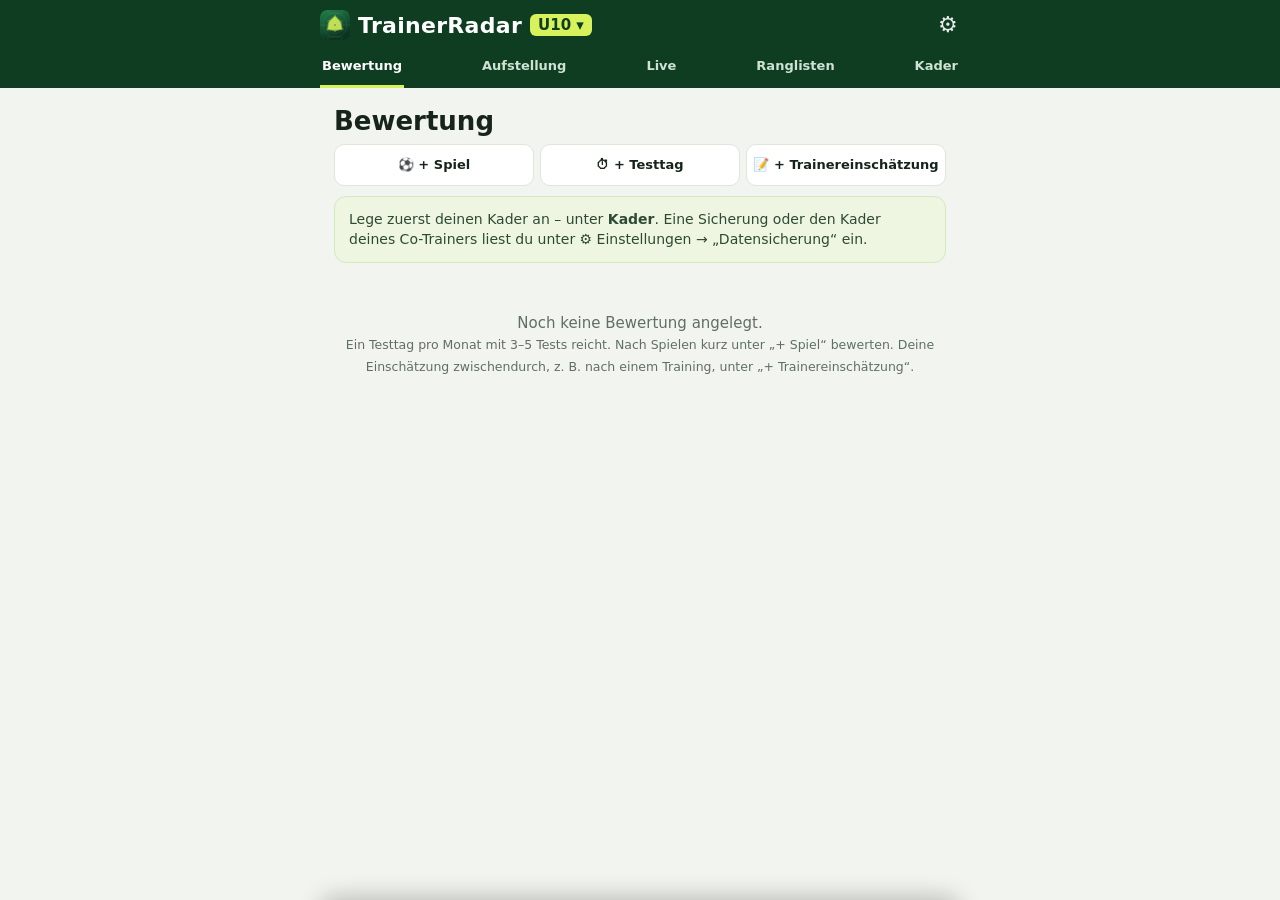
<file: index.html>
<!DOCTYPE html>
<html lang="de">
<head>
<meta charset="utf-8">
<meta name="viewport" content="width=device-width,initial-scale=1,viewport-fit=cover">
<title>TrainerRadar</title>
<link rel="apple-touch-icon" sizes="180x180" href="apple-touch-icon.png">
<link rel="manifest" href="manifest.webmanifest">
<meta name="apple-mobile-web-app-capable" content="yes">
<meta name="mobile-web-app-capable" content="yes">
<meta name="apple-mobile-web-app-status-bar-style" content="black-translucent">
<link rel="icon" type="image/svg+xml" href="icon.svg">
<meta name="apple-mobile-web-app-title" content="TrainerRadar">
<meta name="theme-color" content="#0f3d22">
<meta name="color-scheme" content="light dark">
<style>
:root{--fc:'Avenir Next Condensed','Arial Narrow',system-ui,sans-serif;--ft:-apple-system,BlinkMacSystemFont,'Segoe UI',Roboto,system-ui,sans-serif;--bg:#f2f4ef;--card:#fff;--ink:#16241b;--mut:#5f6f64;--g:#1d6b3a;--gd:#0f3d22;--lime:#d7f25a;--line:#e1e6dd;--bad:#b4442c;--good:#1d7a3e}
*{box-sizing:border-box}
html{-webkit-text-size-adjust:100%;text-size-adjust:100%}
html,body{overflow-x:hidden;max-width:100%}
body{margin:0;font:15px/1.45 var(--ft);background:var(--bg);color:var(--ink);-webkit-tap-highlight-color:transparent}
header{position:sticky;top:0;z-index:5;background:var(--gd);color:#fff;padding:calc(10px + env(safe-area-inset-top)) calc(14px + env(safe-area-inset-right)) 0 calc(14px + env(safe-area-inset-left))}
.brand{display:flex;align-items:center;gap:8px;font:700 22px var(--fc);letter-spacing:.3px;max-width:640px;margin:0 auto}
.brand small{background:var(--lime);color:var(--gd);border-radius:4px;padding:0 6px;font-size:14px}
#save{font:500 12px var(--ft);opacity:.8}
nav{display:flex;justify-content:space-between;gap:0;margin:8px auto 0;max-width:640px}
nav button{flex:0 0 auto;background:none;border:0;color:#cfe3d4;font:600 13px var(--ft);padding:10px 2px 12px;white-space:nowrap;border-bottom:3px solid transparent;cursor:pointer}
nav button.on{color:#fff;border-color:var(--lime)}
main{max-width:640px;margin:0 auto;padding:14px 14px calc(90px + env(safe-area-inset-bottom))}
h2{font:700 26px var(--fc);margin:4px 0}
h3{font:700 22px var(--fc);margin:0 0 10px}
.row{display:flex;align-items:center}.between{justify-content:space-between;gap:10px}.end{justify-content:flex-end}.gap{gap:8px}.grow{flex:1}
.card{display:block;width:100%;text-align:left;background:var(--card);border:1px solid var(--line);border-radius:12px;padding:12px 14px;margin:10px 0;font:inherit;color:inherit}
button.item{cursor:pointer}
.item.off{opacity:.55}
.t{font-weight:600;font-size:16px}.t2{font-weight:600;font-size:14px}
.sub{color:var(--mut);font-size:13px}
.lbl{font-weight:600;margin-bottom:8px}.lbl small{font-weight:400;color:var(--mut)}
.hint{background:#eef6e2;border-color:#d6e8c0;color:#2e4a33;font-size:14px}
.empty{text-align:center;color:var(--mut);padding:40px 10px}
.banner{background:#fff4d6;border:1px solid #f0d68a;border-radius:10px;padding:8px 12px;font-size:13px;margin-bottom:8px}
.btn{font:600 14px var(--ft);border:1px solid var(--line);background:var(--card);color:var(--ink);border-radius:10px;padding:10px 14px;cursor:pointer;min-height:42px}
.btn.pri{background:var(--g);border-color:var(--g);color:#fff}
.btn.danger{color:var(--bad);border-color:#efc9bf}
.btn.sm{padding:6px 10px;min-height:40px;font-size:18px}
.pill{background:#eef1ea;border-radius:99px;padding:3px 10px;font-size:13px;font-weight:600;white-space:nowrap}
.chips{display:flex;flex-wrap:wrap;gap:6px;margin:8px 0}
.chips.scroll{min-width:0;flex-wrap:nowrap;overflow-x:auto;padding-bottom:4px;-webkit-overflow-scrolling:touch}
.chip{border:1px solid var(--line);background:var(--card);border-radius:99px;padding:8px 12px;font:500 13px var(--ft);white-space:nowrap;color:var(--ink);cursor:pointer}
.chips.sm .chip{padding:2px 8px;font-size:12px;cursor:default}
.chip.on{background:var(--gd);border-color:var(--gd);color:#fff}
.back{background:none;border:0;color:var(--g);font:600 15px var(--ft);padding:4px 0;cursor:pointer}
.slot small.alt{display:block;font-size:11px;opacity:.8;margin-top:1px}
.slot.gslot{opacity:.85;outline:2px dashed #9aa79e;outline-offset:-4px}.slot.gslot .fit{font-size:13px;color:var(--mut)}
.gchip{display:inline-flex;align-items:center}.chip.guest{border-style:dashed}.chip.guest small{opacity:.75;font-weight:400}.gx{border:0;background:none;color:var(--mut);font-size:14px;padding:4px 6px;cursor:pointer}
.whyr{padding:6px 0;border-top:1px solid var(--line)}.whyr:first-of-type{border-top:0}.whyc summary small{font-weight:400}
.archrow{border-top:1px solid #e4e9e0;padding:10px 0 4px;margin-top:10px}.archrow small{display:block;color:var(--mut);margin:2px 0 6px}.banner.arch{background:#e8eefc;border-color:#b9c8ee}
.seg{display:flex;background:#e4e9e0;border-radius:10px;padding:3px;margin:12px 0}
.seg button{flex:1;border:0;background:none;padding:9px;border-radius:8px;font:600 14px var(--ft);color:var(--mut);cursor:pointer}
.seg button.on{background:var(--card);color:var(--ink);box-shadow:0 1px 2px #0002}
.prow{display:flex;align-items:center;gap:8px;background:var(--card);border:1px solid var(--line);border-radius:10px;padding:6px 8px 6px 12px;margin:6px 0}
.pn{flex:1;font-weight:600;min-width:0;overflow:hidden;text-overflow:ellipsis;white-space:nowrap}
.num{background:var(--card);width:86px;font:600 18px var(--ft);text-align:right;padding:8px;border:1px solid var(--line);border-radius:8px;color:var(--ink)}
.num.bad{border-color:var(--bad);background:#fff3f0}
.u{width:46px;color:var(--mut);font-size:12px}
.sw{text-align:center}
.swd{display:block;width:100%;font:700 60px/1.1 var(--fc);background:none;border:0;color:var(--gd);padding:4px 0 8px;font-variant-numeric:tabular-nums;cursor:pointer}
.swd.run{color:#c2410c}
.sw .sub{margin-top:8px}
.kidnav{display:flex;gap:8px;align-items:center}
.kidnav select{flex:1;min-width:0;font:600 16px var(--ft);padding:10px;border-radius:10px;border:1px solid var(--line);background:var(--card);color:var(--ink)}
.rrow{display:flex;align-items:center;justify-content:space-between;gap:8px;padding:6px 0;border-top:1px solid #f0f2ee}
.rrow:first-of-type{border-top:0}
.rrow span{font-size:14px;flex:1;min-width:0;-webkit-hyphens:auto;hyphens:auto;overflow-wrap:anywhere}
.scale{display:flex;gap:4px;flex:none}
.scale button{width:36px;height:38px;border-radius:8px;border:1px solid var(--line);background:var(--card);font:600 15px var(--ft);color:var(--ink);cursor:pointer}
.scale button.on{background:var(--g);border-color:var(--g);color:#fff}
.scale button.half{border:2px solid var(--g);color:var(--g)}
.moods{display:flex;justify-content:space-between}
.moods button{font-size:30px;width:54px;height:54px;border-radius:12px;border:2px solid transparent;background:#f5f7f3;cursor:pointer}
.moods button.on{border-color:var(--g);background:#e6f2e2}
textarea,.mbox input,.mbox select{width:100%;font:16px var(--ft);padding:10px;border:1px solid var(--line);border-radius:8px;color:var(--ink);background:var(--card)}
textarea{resize:vertical;margin-bottom:8px}
.mbox label{display:block;font-weight:600;font-size:14px;margin:0 0 12px}
.mbox label input,.mbox label select{margin-top:4px}
.mbox label.chk{display:flex;align-items:center;gap:8px}
.mbox label.chk input{width:auto;margin:0}
#modal{display:none}
#modal.open{display:block}
.mbg{position:fixed;inset:0;background:#0007;z-index:20}
.mbox{position:fixed;left:50%;top:50%;transform:translate(-50%,-50%);width:min(560px,94vw);max-height:90vh;overflow:auto;background:var(--card);border-radius:14px;padding:18px;z-index:21}
.mbox .sub{margin:4px 0}
#toast{position:fixed;left:50%;top:calc(12px + env(safe-area-inset-top));transform:translateX(-50%) translateY(-20px);background:var(--gd);color:#fff;padding:10px 16px;border-radius:10px;font-size:14px;opacity:0;transition:.2s;pointer-events:none;z-index:30;max-width:90vw}
#toast.show{opacity:1;transform:translateX(-50%) translateY(0)}
.radar{width:100%;max-width:380px;display:block;margin:0 auto}
.radar .grid{fill:none;stroke:#e3e8df;stroke-width:1}
.radar .grid.mid{stroke:#cfd8cb;stroke-dasharray:1 3;stroke-linecap:round}
.radar .pc{fill:rgba(29,107,58,.22);stroke:var(--g);stroke-width:2}
.radar .pp{fill:none;stroke:#b7791f;stroke-width:2.2;stroke-dasharray:6 4}
.radar .pd{fill:var(--g)}
.radar .rl{font:600 12px var(--ft);fill:var(--ink)}
.radar .rl.na{fill:#aab3ac}
.legend{display:flex;flex-wrap:wrap;gap:6px 14px;justify-content:center;font-size:13px;color:var(--mut);margin:4px 0 8px}
.legend i{display:inline-block;width:18px;height:0;border-top:3px solid var(--g);vertical-align:middle;margin-right:5px}
.legend i.lp{border-top:3px dashed #b7791f}.legend i.lm{border-top:2px dotted #b9c7b4}
.trow{display:flex;align-items:center;gap:10px;padding:8px 0;border-top:1px solid #f0f2ee}
.trow>div:first-child{flex:1;min-width:0}
.trow:first-of-type{border-top:0}
.val{font:700 20px var(--fc);min-width:62px;text-align:right}
.val small{font:500 11px var(--ft);color:var(--mut)}
.good{color:var(--good);font-weight:600}.bad{color:var(--bad);font-weight:600}
.spark{width:96px;height:34px;flex:none}
.spark polyline{fill:none;stroke:var(--g);stroke-width:2;stroke-linejoin:round;stroke-linecap:round}
.spark circle{fill:var(--g)}
.moodhist{display:flex;flex-wrap:wrap;gap:10px}
.moodhist span{display:flex;flex-direction:column;align-items:center;font-size:26px}
.moodhist small{font-size:11px;color:var(--mut)}
.note{padding:6px 0;border-top:1px solid #f0f2ee;font-size:14px}
.note:first-of-type{border-top:0}
.note small{display:block;color:var(--mut)}
details summary{font-weight:600;cursor:pointer}
details textarea{margin-top:8px}
.sel{width:100%;font:600 16px var(--ft);padding:10px;border-radius:10px;border:1px solid var(--line);background:var(--card);color:var(--ink);margin:8px 0}
.rk{display:flex;align-items:center;gap:10px;width:100%;background:none;border:0;border-top:1px solid #f0f2ee;padding:9px 0;font:inherit;color:inherit;text-align:left;cursor:pointer}
.rk:first-child{border-top:0}
.rn{width:28px;height:28px;border-radius:50%;background:#eef1ea;display:flex;align-items:center;justify-content:center;font-weight:700;font-size:13px;flex:none}
.rn.top{background:var(--lime);color:var(--gd)}
.rkn{flex:1;min-width:0;font-weight:600;display:flex;flex-direction:column;gap:4px}
.rkt{white-space:nowrap;overflow:hidden;text-overflow:ellipsis}.rv .rvm{display:block;font-size:11px;color:var(--mut);text-align:right}.rn.md{background:none;font-size:20px}.imp{font-size:11px;letter-spacing:-1px;margin-left:5px;white-space:nowrap;vertical-align:1px}.imp.up{color:#2f9e44}.imp.dn{color:#d63c2f}.fgrid{display:grid;grid-template-columns:1fr 1fr;gap:12px}.fch{font-weight:700;font-size:13px;padding-bottom:4px;border-bottom:2px solid currentColor}.fci{display:grid;grid-template-columns:minmax(0,1fr) auto;gap:0 6px;width:100%;background:none;border:0;border-top:1px solid #f0f2ee;padding:7px 0;font:inherit;color:inherit;text-align:left;cursor:pointer}.fch+.fci{border-top:0}.fcn{font-weight:600;white-space:nowrap;overflow:hidden;text-overflow:ellipsis}.fci small{grid-column:1/-1;color:var(--mut);font-size:12px;white-space:nowrap;overflow:hidden;text-overflow:ellipsis}.awards{display:grid;grid-template-columns:repeat(auto-fit,minmax(96px,1fr));gap:6px;margin:4px 0 2px}.awards div{background:#f4fbd6;border-radius:10px;padding:6px 8px;min-width:0}.awards small{display:block;font-size:11px;color:var(--mut);white-space:nowrap;overflow:hidden;text-overflow:ellipsis}.awards b{display:block;white-space:nowrap;overflow:hidden;text-overflow:ellipsis}.xdel{border:0;background:none;font-size:16px;padding:2px 6px;cursor:pointer;color:var(--mut)}.crow0{padding:4px 0}.seg.st5{display:grid;grid-template-columns:repeat(3,1fr);gap:2px}.seg.st5 button{font-size:13px;padding:7px 2px}.tbal{display:grid;grid-template-columns:repeat(4,1fr);gap:6px;text-align:center;margin:4px 0 8px}.tbal div{background:#f3f6f0;border-radius:10px;padding:6px 2px}.tbal b{display:block;font:700 20px var(--fc)}.tbal small{font-size:11px;color:var(--mut)}.tlast{display:flex;align-items:center;gap:5px;flex-wrap:wrap}.tlast small{color:var(--mut);font-size:12px;margin-right:2px}.tres{border:0;border-radius:8px;padding:3px 7px;font:600 12px var(--ft);color:#fff;cursor:pointer}.tres b{margin-right:4px}.tres.w{background:#2f9e44}.tres.d{background:#8a948c}.tres.l{background:#d63c2f}.tth{display:grid;grid-template-columns:62px 1fr 52px;align-items:center;gap:8px;font-size:13px;padding:3px 0}.tthb{display:flex;flex-direction:column;gap:2px}.tthb i{display:block;height:6px;border-radius:3px;min-width:2px}.tthb i.f{background:#2f9e44}.tthb i.a{background:#d63c2f}.tthv{text-align:right;white-space:nowrap}
.rkn i{display:block;height:6px;border-radius:3px;background:var(--g);opacity:.75}
.rv{font:700 19px var(--fc);white-space:nowrap}
.rv small{font:500 11px var(--ft);color:var(--mut)}
.ov{display:flex;justify-content:space-between;align-items:center;gap:10px;width:100%;background:none;border:0;border-top:1px solid #f0f2ee;padding:9px 0;font:inherit;color:inherit;text-align:left;cursor:pointer}
.lbl+.ov{border-top:0}
.ovn{font-weight:600;flex:none;width:112px}
.ovp{font-size:14px;text-align:right}.ovp b{color:var(--g)}
.pitch{background:repeating-linear-gradient(180deg,#2b8a4b 0 44px,#277f45 44px 88px);border-radius:14px;padding:14px 8px;position:relative;margin:10px 0;border:3px solid #1d6b3a}
.pitch:before{content:'';position:absolute;left:8px;right:8px;top:50%;border-top:2px solid #ffffff55}
.pitch:after{content:'';position:absolute;left:50%;top:50%;width:70px;height:70px;margin:-35px 0 0 -35px;border:2px solid #ffffff55;border-radius:50%}
.prowl{display:flex;justify-content:space-around;gap:6px;margin:12px 0;position:relative;z-index:1}
.slot{background:var(--card);border-radius:10px;padding:6px 8px;min-width:0;flex:1;max-width:120px;text-align:center;box-shadow:0 2px 4px #0003}
.slot b{display:block;font-size:14px;overflow:hidden;text-overflow:ellipsis;white-space:nowrap}
.slot small{display:block;font-size:11px;color:var(--mut)}
.slot .fit{font:700 15px var(--fc);color:var(--g)}
.slot.tw{background:#f4fbd6}
.slot.est{outline:2px dashed #c2410c}
.bench{display:flex;flex-wrap:wrap;gap:6px}
.lutop{display:flex;flex-wrap:wrap;gap:6px;align-items:center;margin:4px 0 8px}.lutop .sel{width:auto;flex:1 1 40%;margin:0;padding:9px 6px;font-size:15px}.lutop .seg{flex:1 1 100%;margin:0}.lutop .seg.fun button{font-weight:700}
.prowl.w4{gap:3px}.prowl.w4 .slot{padding:5px 1px;border-width:2px}.prowl.w4 .slot b{font-size:11px}.prowl.w4 .slot small{font-size:10px}.prowl.w4 .lslot{padding:3px 1px}.prowl.w4 .pm{gap:1px}.prowl.w4 .pm button{min-width:21px;width:22px;height:36px;font-size:20px;border-radius:7px}.prowl.w4 .pm .cnt{font-size:10px;min-width:8px}.prowl.w4 .lslot>b{font-size:11px}.lutop .seg button{padding:8px 4px}
.lud{padding:10px 12px;margin:8px 0}.lud .chips{margin-top:8px}
.pitch.wb{border-radius:14px 14px 0 0;margin-bottom:0}.lubench{background:#1d6b3a;border-radius:0 0 14px 14px;padding:8px 8px 10px;margin:0 0 10px}.lubench .lbl3{color:#d7f2c0;font-size:12px;font-weight:700;margin:0 2px 6px}.lubench .bench span{background:#fff;color:#16241b}.lubench .bench{display:grid;grid-template-columns:repeat(3,minmax(0,1fr));gap:5px}.lubench .bench span{padding:5px 4px;text-align:center;line-height:1.2}.lubench .bench b{display:block;font-size:12.5px;overflow:hidden;text-overflow:ellipsis;white-space:nowrap}.lubench .bench small{display:block;font-size:11px;opacity:.75}
.bench span{background:#eef1ea;border-radius:8px;padding:6px 10px;font-size:13px}
.wt{font-size:13px;color:var(--mut);margin:4px 0}
.btn.sm2{padding:6px 12px;min-height:34px;font-size:13px;white-space:nowrap}
.banner.row{gap:10px}
.teamb{background:var(--lime);color:var(--gd);border:0;border-radius:6px;padding:2px 8px;font:700 15px var(--fc);cursor:pointer;max-width:45vw;overflow:hidden;text-overflow:ellipsis;white-space:nowrap}
.tsel{flex:1;background:none;border:0;text-align:left;font:600 15px var(--ft);color:var(--ink);cursor:pointer;padding:8px 0;min-width:0}
.tsel small{font-weight:400;color:var(--mut)}
.lhead{display:flex;gap:8px;align-items:stretch;margin:6px 0}
.lmatch{display:flex;align-items:center;gap:8px;margin:4px 0 2px}.lmatch .lt{flex:1;min-width:0;font:700 16px/1.2 var(--ft);color:var(--ink);white-space:nowrap;overflow:hidden;text-overflow:ellipsis}.lmatch .lt.own{text-align:right}.lmatch .lt.opp{text-align:left;background:none;border:0;padding:0;cursor:pointer}.lmatch .lt.opp.none{color:var(--mut);font-weight:600;text-decoration:underline dotted}.lmatch .lsc{padding:0 6px}
.oppin{width:100%;font:16px var(--ft);padding:10px;border:1px solid var(--line);border-radius:8px;color:var(--ink);background:var(--card);margin-top:4px}
.lclock{flex:1;font:700 36px/1 var(--fc);background:var(--card);border:1px solid var(--line);border-radius:12px;padding:8px;color:var(--gd);font-variant-numeric:tabular-nums;cursor:pointer}
.lclock.run{color:#c2410c}
.lctl{display:flex;flex-direction:column;gap:6px}
.lsc{flex:none;align-self:center;font:700 34px/1 var(--fc);color:var(--gd);padding:0 4px;font-variant-numeric:tabular-nums}
.lstart{flex:none;min-width:84px}
.cardb{flex:0 0 auto!important;display:flex;align-items:center;gap:6px}
.gkinfo a{color:var(--gd);font-weight:600}
.pfrow{display:grid;grid-template-columns:1fr 70px 70px;gap:6px;padding:5px 0;border-top:1px solid #eef1ea;font-size:14px;align-items:center}.pfrow b{text-align:right}.pfrow b.good{color:var(--good)}.pfrow b.bad{color:var(--bad)}.pfh{border-top:0;font-size:12px;color:var(--mut)}.pfh b{font-weight:600}
.subsug{background:var(--card);border:1px solid var(--line);border-radius:12px;padding:8px 10px;margin:8px 0 2px}.subsug button{display:block;width:100%;text-align:left;background:#f4fbd6;border:1px solid #d7f25a;border-radius:9px;padding:8px 10px;margin-top:5px;font:600 14px var(--ft);color:var(--ink);cursor:pointer}.subsug small{color:var(--mut);font-weight:500}
.selhint{background:#f4fbd6;border:1px solid #d7f25a;border-radius:10px;padding:6px 10px;font-size:13px;margin:4px 0}
.lslot>b .lmin{font-weight:600;font-size:10.5px}
.lctl .btn{min-height:38px;padding:6px 12px}
.btn:disabled{opacity:.4}
.pitch.live{padding:8px 4px}
.pitch.live .prowl{margin:10px 0;gap:3px}
.lslot{background:var(--card);border-radius:10px;padding:4px 2px 3px;flex:1;max-width:124px;min-width:0;text-align:center;box-shadow:0 2px 4px #0003;cursor:pointer;border:3px solid transparent}
.lslot.empty{background:#ffffffaa;border:2px dashed #fff}
.lslot.sel,.lb.sel{border-color:var(--lime);box-shadow:0 0 0 3px #d7f25a99}
.lslot.tw{background:#f4fbd6;max-width:130px}
.lslot>b{display:block;font-size:12px;line-height:1.25;overflow:hidden;text-overflow:ellipsis;white-space:nowrap}
.lslot small{display:block;font-size:9.5px;line-height:1.2;color:var(--mut);white-space:nowrap;overflow:hidden}.lslot,.slot{position:relative;margin-top:5px}.pbadge{position:absolute;top:-11px;left:-4px;font:800 9.5px/1 var(--ft);font-style:normal;background:#16241b;color:#fff;border-radius:6px;padding:3px 4px;letter-spacing:.2px;pointer-events:none}.pbadge.best{background:#d7f25a;color:#16241b}.pbadge .pbv{font-weight:700}.prowl.w4 .pbadge{left:2px;font-size:8.5px;padding:3px 3px}.prowl.w4 .pbadge.r{right:2px;left:auto}.pbadge.r{left:auto;right:-4px;background:#fff;color:#1d6b3a;box-shadow:0 0 0 1.5px #1d6b3a}.pbadge.r.best{background:#d7f25a;color:#16241b;box-shadow:none}.lslot small.pab,.lb small.pab{display:block;font-size:10px;font-weight:700;color:var(--g);white-space:nowrap;overflow:hidden;text-overflow:ellipsis}
.pm{display:flex;align-items:center;justify-content:space-between;gap:2px;margin-top:3px}
.pm .cnt{display:flex;flex-direction:column;align-items:center;line-height:1.1;font-size:12px;min-width:14px;opacity:.85}
.pm button{flex:0 1 40px;min-width:30px;height:42px;border-radius:9px;border:0;font:700 28px/1 var(--ft);color:#fff;cursor:pointer;flex:none;padding:0}
.pm .lm{background:#b4442c}.pm .lp{background:#1d7a3e}
.pm button:active{transform:scale(.9)}
.pos{color:var(--good)}.neg{color:var(--bad)}
.lbench{display:flex;gap:6px;overflow-x:auto;padding:4px 2px 8px}
.lb{flex:none;background:var(--card);border:3px solid transparent;border-radius:10px;padding:6px 10px;box-shadow:0 1px 3px #0002;cursor:pointer;text-align:center;min-width:78px}
.lb b{display:block;font-size:14px}.lb small{font-size:11px;color:var(--mut)}
button{touch-action:manipulation}
.slot.tap{cursor:pointer;border:3px solid transparent}
.slot.empty{background:#ffffffaa;border:2px dashed #fff}
.slot.sel,.bench span.sel{border-color:var(--lime);box-shadow:0 0 0 3px #d7f25a99}
.bench span.tap{cursor:pointer;border:2px solid transparent}
#sheet{position:fixed;left:0;right:0;bottom:0;z-index:25;background:var(--card);border-radius:16px 16px 0 0;box-shadow:0 -4px 24px #0004;padding:12px 12px calc(12px + env(safe-area-inset-bottom));transform:translateY(110%);transition:transform .18s;max-width:640px;margin:0 auto}
#sheet.open{transform:none}
.sgrid{display:grid;grid-template-columns:1fr 1fr 1fr;gap:6px}
.sgrid button{min-height:46px;border-radius:10px;border:0;font:600 13px/1.2 var(--ft);color:#fff;padding:6px;cursor:pointer}
.sgrid.p button,.spitch button{background:#1d7a3e}
.spitch{display:flex;flex-direction:column;gap:6px}.sprow{display:flex;justify-content:center;gap:6px}.spitch button{flex:1;max-width:120px;min-width:0;min-height:46px;border-radius:10px;border:0;font:600 13px/1.2 var(--ft);color:#fff;padding:6px 4px;cursor:pointer;white-space:nowrap;overflow:hidden;text-overflow:ellipsis}.spitch .sprow.og button{max-width:none;background:#5f6f64}.spgap{flex:1;max-width:120px}.sgrid.m button{background:#b4442c}
.sbarw{height:4px;background:#eef1ea;border-radius:2px;margin-top:10px;overflow:hidden}
.sbar{height:100%;width:100%;background:var(--lime)}
.chip.onp{background:#1d7a3e;border-color:#1d7a3e;color:#fff}.chip.onm{background:#b4442c;border-color:#b4442c;color:#fff}
.arow.open{border-color:#f0d68a;background:#fffbef}
.crow{display:flex;align-items:center;gap:8px;padding:6px 4px;border-top:1px solid #f0f2ee}
.crow.big .cn{font-size:15px}.crow.flag{background:#fff7e6;border-radius:6px}
.cn{width:122px;font-size:13px;font-weight:600;flex:none}.cn small{display:block;font-weight:400;color:var(--mut);font-size:11px}
.cbars{flex:1;display:flex;flex-direction:column;gap:3px;min-width:0}
.cb{height:7px;background:#eef1ea;border-radius:4px;overflow:hidden}.cb i{display:block;height:100%}
.cb i.t{background:var(--gd)}.cb i.a{background:#8fbf3a}
.cv{display:flex;flex-direction:column;font:700 15px/1.1 var(--fc);text-align:right;min-width:28px}.cv .a{color:#5f8a1f}
.legend i.lt{border-top:5px solid var(--gd)}.legend i.la{border-top:5px solid #8fbf3a}
.score{display:flex;align-items:center;gap:8px;margin:6px 0}
.score .sc{flex:1;text-align:center;font:700 34px/1 var(--fc);color:var(--gd)}
.score .btn{min-height:44px;flex:1}
.goalb{background:var(--gd)!important;color:#fff!important;border-color:var(--gd)!important}
.concb{color:var(--bad)!important;border-color:#efc9bf!important}
.lmin.ok{color:var(--good);font-weight:700}.lmin.warn{color:#3a2f00;background:#facc15;border-radius:4px;padding:0 3px;font-weight:700}.lmin.low{color:#fff;background:var(--bad);border-radius:4px;padding:0 3px;font-weight:700}
.ampel{display:flex;align-items:center;gap:6px;flex-wrap:wrap;font-size:13px;color:var(--mut);margin-top:6px}
.ampel .chip{padding:5px 10px}
.adot{display:inline-block;width:9px;height:9px;border-radius:50%;margin:0 3px 0 6px;vertical-align:middle}.adot.ok{background:var(--good)}.adot.warn{background:#facc15}.adot.low{background:var(--bad)}
.goal{padding:8px 0;border-top:1px solid #f0f2ee}.goal .gt{font-weight:600;font-size:14px}.goal.done .gt{color:var(--good)}
.gx{background:none;border:0;font-size:20px;color:var(--mut);cursor:pointer;padding:0 6px}
.gst{display:flex;gap:4px;margin-top:6px}.gst button{flex:1;border:1px solid var(--line);background:var(--card);border-radius:8px;padding:7px 2px;font:600 12px var(--ft);color:var(--mut);cursor:pointer}
.gst button.on.offen{background:#eef1ea;color:var(--ink);border-color:#cfd6ca}.gst button.on.besser{background:#fff1d6;color:#9a5b00;border-color:#f0d68a}.gst button.on.erreicht{background:#1d7a3e;color:#fff;border-color:#1d7a3e}
.focus{border-top:1px solid #f0f2ee;padding:10px 0}.ex{background:#f5f7f3;border-radius:8px;padding:8px 10px;margin-top:6px;font-size:13.5px}
.skarte{background:linear-gradient(160deg,#ffffff 0%,#f4fbd6 100%);border:3px solid var(--gd);border-radius:18px;padding:18px;margin-top:8px}
.skh{display:flex;align-items:center;gap:10px}.skh img{border-radius:10px}.skt{font:700 22px var(--fc);color:var(--gd)}.sks{font-size:12px;color:var(--mut)}
.skn{font:700 40px/1.1 var(--fc);color:var(--gd);margin:12px 0 6px}
.sksec{margin-top:14px}.skl{font-weight:700;color:var(--gd);margin-bottom:4px}.ski{background:var(--card);border-radius:10px;padding:8px 10px;margin:5px 0;font-size:14.5px;box-shadow:0 1px 2px #0001}.ski b{display:block;color:var(--g)}
.skf{margin-top:16px;text-align:center;font:700 18px var(--fc);color:var(--g)}
@media print{header,.noprint,#toast,#sheet,.banner{display:none!important}main{padding:0}.skarte{border-width:2px}}
.newrow{display:grid;grid-template-columns:1fr 1fr 1fr;gap:6px;margin:8px 0 4px}.newrow .btn{padding:8px 4px;font-size:13px;line-height:1.2;hyphens:manual}
.row.between>div:first-child{min-width:0}.row.between>.btn{flex:none}
h2{-webkit-hyphens:auto;hyphens:auto;overflow-wrap:anywhere}
.cardrow{display:flex;gap:6px;margin:0 0 6px}.cardrow button{flex:1;display:flex;align-items:center;justify-content:center;gap:6px;background:var(--card);border:1px solid var(--line);border-radius:10px;min-height:38px;font:600 13px var(--ft);color:var(--ink);cursor:pointer}
.yc,.rc,.yrc{display:inline-block;width:9px;height:13px;border-radius:2px;vertical-align:-1px;box-shadow:0 0 0 1px #0002}.yc{background:#f5c518}.rc{background:#d42c2c}.yrc{background:linear-gradient(135deg,#f5c518 50%,#d42c2c 50%)}
.sgrid.cg button{background:#3b4a40}
.gear{margin-left:auto;background:none;border:0;color:#fff;font-size:22px;line-height:1;padding:4px 2px 4px 10px;cursor:pointer;opacity:.9}
.cl{margin-bottom:8px}.clv{font-weight:700;color:var(--g);font-size:13px;margin:6px 0 2px}
.cl ul.dot,.gdc ul.dot{margin:0;padding-left:18px;font-size:14px;line-height:1.45}.gdc ol.st{padding-left:20px;margin:0;font-size:14px;line-height:1.45}.gdc li{margin-bottom:5px}
.gd{border-top:1px solid #f0f2ee;padding:9px 0}.gd summary{font-weight:600;cursor:pointer}.gdc{padding-top:8px}
.chk2{display:flex;align-items:center;gap:8px;font-size:14px;margin-top:8px}
.tl{display:flex;gap:10px;padding:6px 0;border-top:1px solid #f0f2ee;font-size:14px;align-items:center}.tl:first-child{border-top:0}
.tlm{flex:none;width:34px;font:700 15px var(--fc);color:var(--mut);text-align:right}.sw{color:var(--g);font-weight:700}
.partline{display:flex;justify-content:space-between;align-items:center;gap:8px;font-size:13px;color:var(--mut);margin:-2px 0 6px}
.lclock.over{color:var(--bad)}.lclock small{font-size:20px}
.fmtp .seg button{font-size:13px;padding:8px 4px}.fmtlen{font:700 22px var(--fc);min-width:30px;text-align:center}
.lbl2{font-weight:600;font-size:13px;color:var(--mut);margin-top:10px}

.mhead{font:700 13px var(--ft);color:var(--mut);text-transform:uppercase;letter-spacing:.04em;margin:16px 2px 2px}
.seg.sf button{padding-left:2px;padding-right:2px;font-size:13px}.seg.sf small{font-weight:500;opacity:.7}
.kst{display:flex;align-items:center;gap:5px;font:700 22px var(--fc);white-space:nowrap}.kst span{font-size:13px}.tourline{background:var(--card);border:1px solid #e1e6dc;border-radius:10px;padding:6px 10px;font-size:13px;margin:6px 0}.ptrow{padding:7px 0;border-top:1px solid #f0f2ee}.ptrow:first-child{border-top:0}.ptbar{position:relative;height:8px;background:#e8ece4;border-radius:5px;margin:5px 0 3px}.ptbar i{position:absolute;left:0;top:0;bottom:0;background:var(--g);border-radius:5px}.ptbar i.low{background:#c0533a}.ptbar s{position:absolute;top:-3px;bottom:-3px;width:2px;background:#16241b}.kst .kl{font:600 12px var(--ft);color:var(--mut)}.kstw{display:flex;flex-direction:column;align-items:flex-end;gap:2px;flex:none}.ktw{font-size:12px;color:var(--mut);white-space:nowrap}
.ov1{white-space:nowrap;overflow:hidden;text-overflow:ellipsis}.ov .ovp{white-space:nowrap;flex:none}.ov.ovw{flex-direction:column;align-items:flex-start;gap:3px}.ov.ovw .ovn{width:auto}.ov.ovw .ovp{white-space:normal;text-align:left;display:flex;flex-wrap:wrap;gap:2px 14px}.ov.ovw .ovp span{white-space:nowrap}
.setd>summary{font-size:15px}
.pill.openp{background:#fbe4dc;color:#b4442c}
/* Dark Mode: folgt der Handy-Einstellung */
:root{color-scheme:light dark}
@media (prefers-color-scheme:dark){
:root{--bg:#0e1511;--card:#18221c;--ink:#e4ebe5;--mut:#9aa99f;--line:#2b3830;--g:#2a8048;--bad:#ec7a63;--good:#57c785}
.hint{background:#18291d;border-color:#2c4a33;color:#cde6cf}
.banner,.arow.open,.crow.flag{background:#2b2513;border-color:#5a4a1c;color:var(--ink)}
.banner.arch{background:#1a2135;border-color:#34446e}
.btn.danger,.concb{border-color:#5a2e25!important}
.pill,.rn,.bench span,.sbarw,.cb,.gst button.on.offen{background:#243029;border-color:#33433a}.lubench .bench span{background:#243029;color:#e8efe9}
.seg{background:#0a100c}
.num.bad{background:#3a1f19}
.fci,.rrow,.trow,.note,.rk,.ov,.crow,.goal,.focus,.gd,.tl,.archrow,.pfrow,.ptrow{border-top-color:#243029}.tourline{border-color:#2c3a31}.ptbar{background:#26332b}.awards div{background:#262f14}.tbal div{background:#1f2a23}.ptbar s{background:#e8efe9}
.moods button,.ex{background:#1f2a23}.moods button.on{background:#1d3a26}
.radar .grid{stroke:#2b3830}.radar .grid.mid{stroke:#4a5b50}.radar .rl.na{fill:#66746b}.radar .pc{fill:rgba(87,199,133,.22);stroke:#57c785}
.legend i.lp,.radar .pp{border-color:#e0a84a;stroke:#e0a84a}
.subsug button,.selhint,.lslot.tw,.slot.tw{background:#262f14;border-color:#5f7a1f;color:var(--ink)}
.lslot.empty,.slot.empty{background:#ffffff1f;border-color:#ffffff88}
.slot,.lslot,.lb{box-shadow:0 2px 4px #0008}
.gst button.on.besser{background:#3a2c10;color:#f0c060;border-color:#5a4a1c}
.skarte{--ink:#16241b;--mut:#5f6f64;--card:#fff;--g:#1d6b3a;color:#16241b;border-color:#57c785}
.lclock{color:var(--ink)}.lclock.run,.swd.run{color:#f39a5e}.slot.est{outline-color:#f39a5e}.adot.warn{background:#facc15}
.cb i.t{background:#6fbf8a}.legend i.lt{border-top-color:#6fbf8a}.cv .a{color:#b4dc66}
.pill.openp{background:#3a1f19;color:#f19a86}
.mbox,#sheet{border:1px solid var(--line)}
.spark polyline{stroke:#57c785}.spark circle{fill:#57c785}
.chip.on{background:#2a8048;border-color:#2a8048}
.swd,.lsc,.score .sc,.gkinfo a{color:#e4ebe5}
.goalb{background:#2a8048!important;border-color:#2a8048!important}
}
</style>
</head>
<body>
<header>
  <div class="brand"><img src="[data-uri]" alt="" width="30" height="30" style="border-radius:7px"> <span>TrainerRadar</span> <button id="teamb" class="teamb" onclick="A.teamModal()">U10 ▾</button><span id="save"></span><button class="gear" onclick="A.go('settings')" aria-label="Einstellungen">⚙︎</button></div>
  <nav id="tabs"></nav>
</header>
<main id="app"></main>
<div id="modal"></div>
<div id="toast"></div>
<div id="sheet"></div>
<input type="file" id="restoreInput" accept=".json,application/json,text/plain" style="display:none" onchange="A.restorePicked(this)">
<script>
"use strict";
// ---------- Katalog ----------
const TESTS=[
 {k:'sprint10',n:'Sprint 10 m',u:'s',lower:true,area:'tempo',timer:true,hint:'Hochstart an der Linie, Zeit läuft ab der ersten Bewegung. 2 Versuche, der bessere zählt.'},
 {k:'sprint20',n:'Sprint 20 m',u:'s',lower:true,area:'tempo',timer:true,hint:'Wie 10 m, nur auf 20 m. 2 Versuche, der bessere zählt.'},
 {k:'slalom',n:'Slalom ohne Ball',u:'s',lower:true,area:'gewandt',timer:true,hint:'6 Hütchen in einer Linie, je 2 m Abstand. Durch den Slalom hin, gerade zurück. 2 Versuche.'},
 {k:'sprung',n:'Standweitsprung',u:'cm',lower:false,area:'kraft',hint:'Beidbeinig aus dem Stand, gemessen bis zur hinteren Ferse. 3 Versuche, der beste zählt.'},
 {k:'ausdauer',n:'Pendellauf 3 min',u:'Bahnen',lower:false,area:'ausdauer',hint:'Zwei Linien im Abstand von 20 m. 3 Minuten im eigenen Tempo pendeln, gezählt werden volle Bahnen.'},
 {k:'dribbel',n:'Dribbel-Slalom',u:'s',lower:true,area:'technik',timer:true,hint:'Gleicher Slalom wie ohne Ball, jetzt mit Ball. Ball verloren = Versuch wiederholen.'},
 {k:'pass_r',n:'Pass rechts',u:'/10',max:10,lower:false,area:'technik',hint:'10 Pässe mit rechts aus 8 m durch ein 1 m breites Hütchentor. Treffer zählen.'},
 {k:'pass_l',n:'Pass links',u:'/10',max:10,lower:false,area:'technik',hint:'10 Pässe mit links aus 8 m durch ein 1 m breites Hütchentor. Treffer zählen.'},
 {k:'annahme',n:'Ballannahme',u:'/10',max:10,lower:false,area:'technik',hint:'Du spielst 10 Bälle flach zu. Gezählt: Ball mit dem ersten Kontakt in einer 2×2-m-Zone kontrolliert.'},
 {k:'schuss_r',n:'Torschuss Ecken rechts',u:'/10',max:10,lower:false,area:'absch',hint:'10 Schüsse mit rechts aus 11 m aufs leere Tor, Ecken mit Hütchen markiert. Treffer in den Ecken zählen.'},
 {k:'schuss_l',n:'Torschuss Ecken links',u:'/10',max:10,lower:false,area:'absch',hint:'10 Schüsse mit links aus 11 m aufs leere Tor, Ecken mit Hütchen markiert. Treffer in den Ecken zählen.'},
 {k:'schuss',n:'Torschuss Ecken (beide Füße)',u:'/10',max:10,lower:false,area:'absch',hint:'10 Schüsse aus 11 m aufs leere Tor, Ecken mit Hütchen markiert. Treffer in den Ecken zählen.'},
 {k:'jonglieren',n:'Jonglieren',u:'Kontakte',lower:false,area:'technik',hint:'Ball hochhalten, Hände nur zum Start. 3 Versuche, der beste zählt.'},
 {k:'tw_fangen',n:'TW: Fangen',u:'/10',max:10,lower:false,area:'torwart',hint:'10 Bälle aus 6 m geworfen oder geschossen – 4 flach, 3 in Brusthöhe, 3 hoch. Gezählt: sicher gefangen (nicht nur abgewehrt).'},
 {k:'tw_reaktion',n:'TW: Reaktion',u:'/10',max:10,lower:false,area:'torwart',hint:'10 Schüsse aus 5 m, Ecke erst im letzten Moment gewählt. Gezählt: gehalten oder abgewehrt.'},
 {k:'tw_abwurf',n:'TW: Abwurf/Abstoß',u:'/10',max:10,lower:false,area:'torwart',hint:'10 Versuche (5 Abwürfe, 5 Abstöße) in eine 5×5-m-Zielzone an der Mittellinie bzw. zum Mitspieler. Treffer zählen.'}
];
const TEST=Object.fromEntries(TESTS.map(t=>[t.k,t]));
const GK_RATINGS=[{k:'tw_reak',n:'Reaktion',s:'Reaktion'},{k:'tw_fang',n:'Fangen / Ballsicherheit',s:'Fangen'},{k:'tw_stell',n:'Stellungsspiel',s:'Stellung'},{k:'tw_raus',n:'Herauslaufen / 1 gegen 1',s:'Herauslaufen'},{k:'tw_eroeff',n:'Abwurf / Spieleröffnung',s:'Abwurf'},{k:'tw_komm',n:'Kommandos / Mut',s:'Kommandos'}];
const ATH_RATINGS=[{k:'schnell',n:'Schnelligkeit',app:['tempo']},{k:'dyn',n:'Dynamik / Antritt',app:['gewandt','kraft']},{k:'ausd',n:'Ausdauer',app:['ausdauer']}];
const RATINGS=[{k:'spielv',n:'Spielverständnis'},{k:'frei',n:'Freilaufen / Anbieten'},{k:'zweik',n:'Zweikampf\u00ADverhalten'},{k:'pass',n:'Passspiel'},{k:'dribb',n:'Dribbling'},{k:'ueber',n:'Übersicht'},{k:'mut',n:'Mut'},{k:'komm',n:'Kommunikation'},{k:'abschluss',n:'Abschluss / Torschuss'}];
// Stärkenprofil-Netz seit V103: sechs Fußball-Achsen nach den DFB-Säulen (Christian 11.11.2026). Tempo/Gewandtheit/Sprungkraft/Ausdauer bleiben als interne Bereiche (Tests, Aufstellung).
const AREAS=[{k:'technik',n:'Technik'},{k:'absch',n:'Abschluss'},{k:'iq',n:'Spielintelligenz',s:'Spiel-IQ'},{k:'zwk',n:'Zweikampf'},{k:'ath',n:'Athletik'},{k:'ment',n:'Mentalität'}];
const AREAS_IN=[{k:'tempo',n:'Tempo'},{k:'gewandt',n:'Gewandtheit'},{k:'kraft',n:'Sprungkraft'},{k:'ausdauer',n:'Ausdauer'},{k:'spiel',n:'Spielverhalten'},{k:'torwart',n:'Torwart'}];
// Achsen aus Trainer-Einschätzungen (wie früher „Spielverhalten“); Abschluss bekommt zusätzlich die Torschuss-Tests
const COMPOS={iq:['spielv','ueber','frei'],zwk:['zweik'],ment:['mut','komm'],absch:['abschluss']};
const ATH_AX=['tempo','gewandt','kraft','ausdauer'],ATH_FB={tempo:'schnell',gewandt:'dyn',kraft:'dyn',ausdauer:'ausd'};
const isRA=cat=>{const[t,k]=cat.split(':');return t==='r'||(t==='a'&&(k==='spiel'||k==='torwart'||['iq','zwk','ment'].includes(k)));};
const TEST_GROUPS=[{k:'tempo',n:'Tempo'},{k:'gewandt',n:'Gewandtheit'},{k:'kraft',n:'Sprungkraft'},{k:'ausdauer',n:'Ausdauer'},{k:'technik',n:'Technik'},{k:'absch',n:'Abschluss'},{k:'torwart',n:'Torwart'}];
const MOODS=['😟','🙁','😐','🙂','😄'];
const DEFAULT_TESTS=['sprint10','slalom','dribbel','pass_r','pass_l'];
const MONTHS=['Januar','Februar','März','April','Mai','Juni','Juli','August','September','Oktober','November','Dezember'];
const LSKEY='u10-leistungsprofil-v1';
const APP_VERSION='116';

// ---------- Helfer ----------
const $=s=>document.querySelector(s);
const esc=s=>String(s??'').replace(/[&<>"']/g,c=>({'&':'&amp;','<':'&lt;','>':'&gt;','"':'&quot;',"'":'&#39;'}[c]));
const isNum=v=>typeof v==='number'&&isFinite(v);
const avg=a=>a.reduce((x,y)=>x+y,0)/a.length;
const clone=o=>JSON.parse(JSON.stringify(o||{}));
const uid=p=>p+Date.now().toString(36)+Math.random().toString(36).slice(2,6);
const sleep=ms=>new Promise(r=>setTimeout(r,ms));
const today=()=>{const d=new Date();return d.getFullYear()+'-'+String(d.getMonth()+1).padStart(2,'0')+'-'+String(d.getDate()).padStart(2,'0')};
const fdate=s=>{if(!s)return'';const[y,m,d]=s.split('-');return `${d}.${m}.${y}`};
const fnum=v=>isNum(v)?v.toLocaleString('de-DE',{maximumFractionDigits:2}):'';
const parseNum=s=>{s=String(s).trim().replace(',','.');if(s==='')return null;if(!/^-?\d*\.?\d+$/.test(s))return NaN;return parseFloat(s)};

// ---------- Zustand ----------
const S={players:{},sessions:{},view:'sessions',sessionId:null,sessTab:'tests',curTest:null,kidIdx:0,playerId:null,ready:false,mode:'db',loadNote:'',pending:false,rk:{cat:null,mode:'best',sess:null},lu:{n:6,form:'2-3-1',mode:'stark',keeper:null,absent:{}}};
let db=null;

const plist=all=>Object.entries(S.players).map(([id,p])=>({...p,id})).filter(p=>!p.guest&&(all||p.active!==false)).sort((a,b)=>(a.name||'').localeCompare(b.name||'','de'));
const slist=()=>Object.entries(S.sessions).map(([id,s])=>({...s,id})).sort((a,b)=>(b.date||'').localeCompare(a.date||''));
function hasData(s,pid){
  const r=s.results?.[pid]; if(r&&Object.values(r).some(isNum))return true;
  const q=s.ratings?.[pid]; if(q&&Object.values(q).some(isNum))return true;
  const lv=s.live;if(lv&&((lv.plus||{})[pid]||(lv.minus||{})[pid]||(lv.mins||{})[pid]||(lv.goals||[]).some(g=>g.p===pid||(g.on||[]).includes(pid))||(lv.cards||[]).some(c=>c.p===pid)))return true;
  return isNum(s.mood?.[pid])||!!s.notes?.[pid];
}

// ---------- Speichern (auf diesem Gerät) ----------
const METAKEY='u10-meta-v1',LSKEY2='u10-leistungsprofil-v2';
let META={lastBackup:0,lastChange:0};
let TEAMS={},CUR=null;
function setSaving(){}
function syncTeam(){if(CUR&&TEAMS[CUR]){if(!S.archView){TEAMS[CUR].players=S.players;TEAMS[CUR].sessions=S.sessions;}TEAMS[CUR].live=S.live||null;TEAMS[CUR].lu=S.lu;TEAMS[CUR].cfg=S.cfg;}}
function saveLocal(){
  DV++;syncTeam();
  try{localStorage.setItem(LSKEY2,JSON.stringify({current:CUR,teams:TEAMS}));localStorage.setItem(METAKEY,JSON.stringify(META));}
  catch(e){toast('Speichern auf dem Gerät fehlgeschlagen – bitte Sicherung erstellen.');}
}
function saveDoc(col,id,data){if(S.archView){toast('Archiv: nur ansehen – erst zurück zur aktuellen Saison.');return;}S[col][id]=data;META.lastChange=Date.now();saveLocal();}
async function removeDoc(col,id){if(S.archView){toast('Archiv: nur ansehen – erst zurück zur aktuellen Saison.');return;}delete S[col][id];META.lastChange=Date.now();saveLocal();}
function loadTeam(){DV++;S.archView=null;const t=TEAMS[CUR];t.players=t.players||{};t.sessions=t.sessions||{};S.players=t.players;S.sessions=t.sessions;S.live=t.live||null;S.liveSel=null;S.lu=t.lu||{n:6,form:'2-3-1',mode:'stark',keeper:null,absent:{},manual:null};S.lu.absent=S.lu.absent||{};S.luSel=null;S.luCache=null;S.cfg=t.cfg||{minShare:50};}
function loadLocal(){
  try{const d=JSON.parse(localStorage.getItem(LSKEY2)||'null');if(d&&d.teams){TEAMS=d.teams;CUR=d.current;}}catch(e){}
  if(!Object.keys(TEAMS).length){
    let old=null;try{old=JSON.parse(localStorage.getItem(LSKEY)||'null');}catch(e){}
    const id=uid('t');TEAMS[id]={name:'U10',players:(old&&old.players)||{},sessions:(old&&old.sessions)||{},created:Date.now()};CUR=id;
  }
  if(!TEAMS[CUR])CUR=Object.keys(TEAMS)[0];
  loadTeam();
  try{const m=JSON.parse(localStorage.getItem(METAKEY)||'null');if(m)META=Object.assign(META,m);}catch(e){}
  if(!META.dev)META.dev=uid('d');
  saveLocal();
}
function rosterJSON(){syncTeam();const t=TEAMS[CUR];const players={};for(const[id,p]of Object.entries(t.players||{}))if(p.active!==false&&!p.guest)players[id]={name:p.name,foot:p.foot||null,stil:p.stil||null,treue:p.treue||null,active:true,created:p.created||Date.now()};
  return JSON.stringify({app:'u10-leistungsprofil',version:2,kind:'kader',saved:new Date().toISOString(),current:CUR,teams:{[CUR]:{name:t.name,created:t.created,players,sessions:{}}}});}
function backupJSON(){syncTeam();return JSON.stringify({app:'u10-leistungsprofil',version:2,saved:new Date().toISOString(),current:CUR,teams:TEAMS});}
// Doppelt erfasstes Live-Spiel (z. B. Trainer und Co-Trainer haben beide live mitgeschrieben): gleicher Tag, Spielzeiten überschneiden sich.
function gameSpan(s){const e=s.created||0,lv=s.live||{};const st=isNum(lv.t0)&&lv.t0<e?lv.t0:e-((lv.duration||0)+10)*60000;return[st,e];}
function sameGame(a,b){if(!a||!b||a===b||a.type!=='game'||b.type!=='game'||!a.live||!b.live||a.date!==b.date||!a.created||!b.created)return false;
  const[a0,a1]=gameSpan(a),[b0,b1]=gameSpan(b);const ov=Math.min(a1,b1)-Math.max(a0,b0);return ov>0&&ov>=.5*Math.min(a1-a0,b1-b0);}
const actN=s=>((s&&s.live&&s.live.actions)||[]).length;
// Zwei Erfassungen desselben Spiels zusammenlegen: Spielverlauf (Minuten, Tore, Wechsel) aus base, Live-Aktionen PRO KIND aus der Erfassung,
// die bei diesem Kind mehr Aktionen hat. So zählt nichts doppelt, und der breite Blick des einen und der genaue Blick des anderen bleiben erhalten.
function mergeGameRec(base,other){const n=JSON.parse(JSON.stringify(base)),L=n.live,O=other.live||{};L.actions=L.actions||[];L.plus=L.plus||{};L.minus=L.minus||{};
  const cnt=(lv,pid)=>(lv.actions||[]).filter(a=>a.p===pid).length;const pids=new Set([...(O.actions||[]).map(a=>a.p)]);let k=0;
  pids.forEach(pid=>{if(cnt(O,pid)>cnt(L,pid)){L.actions=L.actions.filter(a=>a.p!==pid).concat((O.actions||[]).filter(a=>a.p===pid));L.plus[pid]=(O.plus||{})[pid]||0;L.minus[pid]=(O.minus||{})[pid]||0;k++;}});
  // Tore: eigene Torliste bleibt; offene Torschützen aus der anderen Erfassung (gleiches Tor = Spielzeit ±3 Min.) übernehmen
  const og=(O.goals||[]).filter(g=>g.t==='goal'),used=new Set();
  (L.goals||[]).forEach(g=>{if(g.t!=='goal')return;g.id=g.id||uid('g');let bi=-1,bd=1e9;og.forEach((o,i)=>{if(used.has(i))return;const d=Math.abs((o.sec||0)-(g.sec||0));if(d<bd){bd=d;bi=i;}});
    if(bi>=0&&bd<=180){used.add(bi);const o=og[bi];if(!g.p&&!g.og&&(o.p||o.og)){g.p=o.p||null;g.og=!!o.og;k++;}if(!g.a&&o.a&&o.a!==g.p){g.a=o.a;k++;}}});
  // Tor-Plus immer passend zur Torliste: alte Tor-Aktionen raus, je Torschütze genau ein Plus
  if(goalPlusOn()){L.actions=L.actions.filter(a=>{if(!a.goal)return true;L.plus[a.p]=Math.max(0,(L.plus[a.p]||0)-1);return false;});
    (L.goals||[]).forEach(g=>{if(g.t==='goal'&&g.p){L.plus[g.p]=(L.plus[g.p]||0)+1;L.actions.push({t:'+',p:g.p,c:'schuss',at:isNum(g.at)?g.at:null,ml:g.ml,sec:g.sec,gk:false,goal:g.id});}});}
  if(goalPlusOn()){L.actions=L.actions.filter(a=>{if(!a.ast)return true;L.plus[a.p]=Math.max(0,(L.plus[a.p]||0)-1);return false;});(L.goals||[]).forEach(g=>{if(g.t==='goal'&&g.a&&g.p&&g.a!==g.p){L.plus[g.a]=(L.plus[g.a]||0)+1;L.actions.push({t:'+',p:g.a,c:'vorl',at:isNum(g.at)?g.at:null,ml:g.ml,sec:g.sec,gk:false,ast:g.id});}});}
  mergeRatings(n,other);return{n,k};}
// Spielbewertungen je Kind und Kategorie: von beiden eingetragen → Mittelwert, nur von einem → dessen Wert (Christian 12.11.2026)
function mergeRatings(n,other){n.ratings=n.ratings||{};for(const[pid,r]of Object.entries(other.ratings||{})){if(!r)continue;const m=n.ratings[pid]=n.ratings[pid]||{};for(const[k,v]of Object.entries(r)){if(!isNum(v))continue;m[k]=isNum(m[k])?Math.round((m[k]+v)/2*100)/100:v;}}
  ['mood','notes'].forEach(f=>{n[f]=n[f]||{};for(const[pid,v]of Object.entries(other[f]||{}))if(!(pid in n[f]))n[f][pid]=v;});
  if(!n.result&&other.result)n.result=other.result;if(!n.opp&&other.opp)n.opp=other.opp;
  n.merged=(n.merged||[]).concat(other.id||'x');}
// Gleiches Spiel ohne (beidseitige) Live-Erfassung, z. B. Vater erfasst live, Trainer und Co-Trainer nur die Spielbewertung (Christian 12.11.2026):
// gleicher Tag und gleicher Gegner – oder an dem Tag auf beiden Seiten nur ein Spiel
const oppKey=s=>((s.opp||String(s.title||'').replace(/^\s*spiel\s+gegen\s*/i,''))||'').toLowerCase().replace(/[^a-z0-9äöüß]/g,'');
// Tippfehler verzeihen: bis 1 Buchstabe (kurze Namen) bzw. 2 Buchstaben Unterschied, Buchstabendreher zählen als 1 (Christian 12.11.2026)
function editDist(a,b){const m=a.length,n=b.length,d=[];for(let i=0;i<=m;i++){d[i]=[i];}for(let j=0;j<=n;j++)d[0][j]=j;
  for(let i=1;i<=m;i++)for(let j=1;j<=n;j++){const c=a[i-1]===b[j-1]?0:1;d[i][j]=Math.min(d[i-1][j]+1,d[i][j-1]+1,d[i-1][j-1]+c);if(i>1&&j>1&&a[i-1]===b[j-2]&&a[i-2]===b[j-1])d[i][j]=Math.min(d[i][j],d[i-2][j-2]+1);}return d[m][n];}
const oppEq=(a,b)=>{const x=oppKey(a),y=oppKey(b);if(!x||!y)return null;return editDist(x,y)<=(Math.min(x.length,y.length)>=6?2:1);};
// Kandidaten für dasselbe Spiel: gleicher Tag, beide Spiele, nicht beide live (beidseitig live regelt sameGame über die Spielzeit)
const matchCand=(x,s)=>x&&s&&x!==s&&x.type==='game'&&s.type==='game'&&x.date&&x.date===s.date&&!(x.live&&s.live);
// Zusammenlegen: Spielverlauf und Live-Aktionen aus der Live-Erfassung (falls eine da ist), Spielbewertungen gemittelt
function mergeMatch(base,other){if(!base.live&&other.live){const n=JSON.parse(JSON.stringify(other));delete n.id;n.title=base.title||n.title;n.ratings={};mergeRatings(n,{...other,id:'_'});n.merged=(base.merged||[]).slice();mergeRatings(n,base);n.merged=n.merged.filter(x=>x!==base.id&&x!=='_');n.merged.push(other.id);if(!base.result&&other.result)n.result=other.result;else if(base.result)n.result=base.result;return n;}
  const n=JSON.parse(JSON.stringify(base));mergeRatings(n,other);return n;}
function dupGames(){const ss=slist().filter(s=>s.type==='game'&&s.live);const out=[];for(let i=0;i<ss.length;i++)for(let j=i+1;j<ss.length;j++)if(sameGame(ss[i],ss[j]))out.push([ss[i],ss[j]]);return out;}
let PEND=[];
function importData(txt){PEND=[];
  let d;try{d=JSON.parse(txt);}catch(e){toast('Das ist keine gültige Sicherung.');return false;}
  if(!d||typeof d!=='object'||(!d.teams&&!d.players&&!d.sessions)){toast('Keine Spielerdaten gefunden.');return false;}
  if(S.archView)loadTeam();syncTeam();let nt=0,np=0,ns=0,na=0,ng=0,ngr=0,nf=0,nar=0;
  const merge=(t,src)=>{t.players=t.players||{};t.sessions=t.sessions||{};
    for(const a of (Array.isArray(src.archive)?src.archive:[]))if(a&&a.id&&a.sessions&&!(t.archive||[]).some(x=>x.id===a.id)){(t.archive=t.archive||[]).push(a);na++;}
    // Schon archiviert: gleiche Kennung, als doppelte Erfassung in ein archiviertes Spiel eingeflossen, oder Datum liegt in einer abgeschlossenen Saison
    const inArch=(id,s)=>(t.archive||[]).some(a=>a.sessions&&(a.sessions[id]||Object.values(a.sessions).some(x=>(x.merged||[]).includes(id)||sameGame(x,s))||(s&&s.date&&a.from&&a.to&&s.date>=a.from&&s.date<=a.to)));
    for(const[id,p]of Object.entries(src.players||{})){if(!t.players[id]){t.players[id]=p;np++;continue;}
      // Vorhandenes Kind: eigene Angaben bleiben, nur leere Felder werden ergänzt
      const q=t.players[id];let f=0;['foot','stil','treue'].forEach(k=>{if(!q[k]&&p&&p[k]){q[k]=p[k];f++;}});if(f)nf++;}
    for(const[id,s]of Object.entries(src.sessions||{}))if(!t.sessions[id]){if(inArch(id,s)){nar++;continue;}
      // Gleiches Spiel schon vorhanden: pro Kind zählt die Erfassung mit mehr Aktionen (Spielverlauf bleibt der eigene)
      const ex=Object.entries(t.sessions).find(([,x])=>sameGame(x,s));
      if(ex){const[eid,x]=ex;if((x.merged||[]).includes(id)){ng++;continue;}const r=mergeGameRec(x,{...s,id});t.sessions[eid]=r.n;ngr++;continue;}
      if(s&&s.type==='game'){const cands=Object.entries(t.sessions).filter(([,x])=>matchCand(x,s));
        if(cands.some(([,x])=>(x.merged||[]).includes(id))){ng++;continue;}
        if(cands.length){const eq=cands.filter(([,x])=>oppEq(x,s)===true),nB=Object.values(src.sessions||{}).filter(g=>g.type==='game'&&g.date===s.date).length;
          const one=eq.length===1?eq[0]:(!eq.length&&cands.length===1&&nB===1&&oppEq(cands[0][1],s)===null?cands[0]:null);
          if(one){const[eid,x]=one;t.sessions[eid]=mergeMatch(x,{...s,id});ngr++;continue;}
          // Nicht eindeutig (Turnier, Gegner fehlt/anders): erst einzeln übernehmen, nach dem Einlesen fragt die App nach
          t.sessions[id]=s;ns++;PEND.push({t,id,c:cands.map(([eid])=>eid)});continue;}}
      t.sessions[id]=s;ns++;}};
  if(d.teams&&typeof d.teams==='object'){
    for(const[id,t]of Object.entries(d.teams)){if(!t||typeof t!=='object')continue;if(!TEAMS[id]){TEAMS[id]={name:t.name||'Mannschaft',players:{},sessions:{},created:t.created||Date.now()};nt++;}merge(TEAMS[id],t);}
  }else merge(TEAMS[CUR],d);
  // Neues Gerät: leere Start-Mannschaft durch die eingelesene ersetzen
  {const c=TEAMS[CUR],tg=d.current&&TEAMS[d.current]?d.current:null;if(tg&&tg!==CUR&&c&&!Object.keys(c.players||{}).length&&!Object.keys(c.sessions||{}).length&&!(c.archive||[]).length){delete TEAMS[CUR];CUR=tg;}}
  loadTeam();META.lastChange=Date.now();saveLocal();render(true);
  PEND=PEND.filter(x=>x.t===TEAMS[CUR]);if(PEND.length)setTimeout(()=>matchAsk(),900);
  toast(`${nt?nt+(nt===1?' Mannschaft, ':' Mannschaften, '):''}${np} Spieler und ${ns} Bewertungen übernommen${na?` · ${na} archivierte Saison${na===1?'':'s'}`:''}${ngr?` · ${ngr} doppelt erfasste${ngr===1?'s':''} Spiel${ngr===1?'':'e'} zusammengelegt (pro Kind zählt die genauere Erfassung)`:''}${nf?` · bei ${nf} Kind${nf===1?'':'ern'} fehlende Angaben (Fuß/Spielweise/Positionstreue) ergänzt`:''}${nar?` · ${nar} ältere Bewertung${nar===1?'':'en'} gehör${nar===1?'t':'en'} zu einer abgeschlossenen Saison und ${nar===1?'wurde':'wurden'} übersprungen`:''}`);return true;
}
const DONATE_URL='https://www.paypal.com/pool/9ts2MoiIXj';// PayPal-Pool-Link, leer = Kaffee-Karte ausgeblendet
function backupCard(){
  const lb=META.lastBackup?new Date(META.lastBackup).toLocaleDateString('de-DE'):'noch nie';
  return `<div class="card"><div class="lbl">Datensicherung</div><div class="sub" style="margin-bottom:10px">Die Daten liegen in der App auf diesem Gerät. Gesichert werden alle Mannschaften. Letzte Sicherung: <b>${lb}</b>. „Speichern“: auf dem iPhone „In Dateien sichern“ → iCloud Drive wählen. „Teilen“: direkt per WhatsApp, Mail oder AirDrop verschicken, z. B. an den Co-Trainer.</div><div class="row gap"><button class="btn pri" style="flex:1;padding-left:6px;padding-right:6px" onclick="A.backup()">Sicherung speichern</button><button class="btn pri" style="flex:1;padding-left:6px;padding-right:6px" onclick="A.backup(true)">📤 Sicherung teilen</button></div><div class="row gap" style="margin-top:8px"><button class="btn" style="flex:1" onclick="A.restoreFile()">Sicherung einlesen</button></div><button class="btn" style="width:100%;margin-top:8px" onclick="A.shareRoster()">👥 Nur Kader teilen</button><div class="sub" style="margin-top:4px">Zusätzlich zur Sicherung: nur Namen, Fuß, Spielweise und Positionstreue der aktiven Kinder dieser Mannschaft – ohne Bewertungen, Messwerte, Notizen und Ziele. Ideal für den Co-Trainer zum Start: Wer die Datei einliest, hat dieselben Kinder wie du, und eure Werte passen später zusammen.</div><div class="sub" style="margin-top:8px">Beim Einlesen wird nur ergänzt, nichts gelöscht.</div></div>`;}
function footCard(){return `${DONATE_URL?`<div class="card" style="text-align:center"><div class="sub" style="margin-bottom:10px">☕ TrainerRadar ist und bleibt kostenlos. Wenn ihr dem Entwickler trotzdem einen Kaffee spendieren wollt, freut er sich riesig.</div><a class="btn pri" style="display:block;text-decoration:none;text-align:center" href="${DONATE_URL}" target="_blank" rel="noopener">Kaffee spendieren</a></div>`:''}<div class="sub" style="text-align:center;margin:6px 0 20px">App-Version ${APP_VERSION}</div>`;
}

// ---------- Auswertung ----------
function testScore(s,k,pid){
  const t=TEST[k]; const v=s.results?.[pid]?.[k]; if(!t||!isNum(v))return null;
  // Note gegen alle Messungen der Saison (alle Testtage, alle Kinder) statt nur gegen die Kinder desselben Tages:
  // gleiche Zeit = gleiche Note, echte Verbesserung wird sichtbar, fehlende Starke verschieben nichts (Christian 11.11.2026)
  const C=calcCache();C.ts=C.ts||{};let st=C.ts[k];
  if(!st){const vals=[];Object.values(S.sessions||{}).forEach(x=>{if(x.type==='game')return;Object.values(x.results||{}).forEach(r=>{if(r&&isNum(r[k]))vals.push(r[k]);});});
    const m=vals.length?avg(vals):0;st=C.ts[k]={n:vals.length,m,sd:vals.length?Math.sqrt(avg(vals.map(x=>(x-m)**2))):0};}
  if(st.n<3)return 3;
  const m=st.m,sd=st.sd;
  if(sd===0)return 3;
  let z=(v-m)/sd; if(t.lower)z=-z;
  return Math.max(1,Math.min(5,3+z));
}
function areaScore(s,pid,ak){
  if(ak==='spiel'){const r=s.ratings?.[pid]||{};const vs=RATINGS.map(x=>r[x.k]).filter(isNum);return vs.length?avg(vs):null;}
  if(COMPOS[ak]&&ak!=='absch'){const r=s.ratings?.[pid]||{};const vs=COMPOS[ak].map(x=>r[x]).filter(isNum);return vs.length?avg(vs):null;}
  if(ak==='ath'){const r=s.ratings?.[pid]||{};const vs=[...ATH_AX.map(a=>areaScore(s,pid,a)),...ATH_RATINGS.map(x=>r[x.k])].filter(isNum);return vs.length?avg(vs):null;}
  if(ak==='absch'){const r=s.ratings?.[pid]||{};const vs=(s.tests||[]).filter(k=>TEST[k]&&TEST[k].area==='absch').map(k=>testScore(s,k,pid)).filter(x=>x!=null);if(isNum(r.abschluss))vs.push(r.abschluss);return vs.length?avg(vs):null;}
  const sc=(s.tests||[]).filter(k=>TEST[k]&&TEST[k].area===ak).map(k=>testScore(s,k,pid)).filter(x=>x!=null);
  if(ak==='torwart'){const r=s.ratings?.[pid]||{};GK_RATINGS.forEach(x=>{if(isNum(r[x.k]))sc.push(r[x.k]);});}
  return sc.length?avg(sc):null;
}
function statsLine(s,t){
  const ps=plist(); const vals=ps.map(p=>s.results?.[p.id]?.[t.k]).filter(isNum);
  if(!vals.length)return `0 von ${ps.length} erfasst`;
  const best=t.lower?Math.min(...vals):Math.max(...vals);
  return `${vals.length} von ${ps.length} erfasst · Schnitt ${fnum(Math.round(avg(vals)*100)/100)} ${esc(t.u)} · bester Wert ${fnum(best)}`;
}

// ---------- Grafiken ----------
function radar(cur,prev,AX){AX=AX||AREAS;
  const W=360,H=300,cx=180,cy=150,R=100,n=AX.length;
  const pt=(i,v)=>{const a=-Math.PI/2+i*2*Math.PI/n;const r=R*(v||0)/5;return[+(cx+r*Math.cos(a)).toFixed(1),+(cy+r*Math.sin(a)).toFixed(1)];};
  let g='';
  for(let l=1;l<=5;l++)g+=`<polygon points="${AX.map((_,i)=>pt(i,l).join(',')).join(' ')}" class="grid${l===3?' mid':''}"/>`;
  AX.forEach((a,i)=>{
    const[x,y]=pt(i,5);g+=`<line x1="${cx}" y1="${cy}" x2="${x}" y2="${y}" class="grid"/>`;
    const[lx,ly]=pt(i,5.9);const anc=Math.abs(lx-cx)<5?'middle':lx>cx?'start':'end';
    g+=`<text x="${lx}" y="${ly}" text-anchor="${anc}" dominant-baseline="middle" class="rl${cur[i]==null?' na':''}">${esc(a.s||a.n)}</text>`;
  });
  const poly=(vals,cls)=>`<polygon points="${vals.map((v,i)=>pt(i,v??0).join(',')).join(' ')}" class="${cls}"/>`;
  if(prev.some(x=>x!=null))g+=poly(prev,'pp');
  g+=poly(cur,'pc');
  cur.forEach((v,i)=>{if(v!=null){const[x,y]=pt(i,v);g+=`<circle cx="${x}" cy="${y}" r="3.5" class="pd"/>`;}});
  return `<svg viewBox="0 0 ${W} ${H}" class="radar" role="img" aria-label="Stärkenprofil">${g}</svg>`;
}
// Verlauf für die kleine Linie: ab 9 Werten je Monat gemittelt, damit der Trend sichtbar bleibt
function trendPts(ss,get){const raw=ss.map(s=>({m:(s.date||'').slice(0,7),v:get(s)})).filter(x=>isNum(x.v));if(raw.length<9)return raw.map(x=>x.v);const g=new Map();raw.forEach(x=>{if(!g.has(x.m))g.set(x.m,[]);g.get(x.m).push(x.v);});return g.size>1?[...g.values()].map(avg):raw.map(x=>x.v);}
function spark(vals,lower,min,max){
  const w=96,h=34,p=4;
  if(!vals.length)return'';
  let lo=min??Math.min(...vals),hi=max??Math.max(...vals); if(hi===lo){hi+=1;lo-=1;}
  const pts=vals.map((v,i)=>{const x=vals.length===1?w/2:p+i*(w-2*p)/(vals.length-1);let f=(v-lo)/(hi-lo);if(lower)f=1-f;return[x.toFixed(1),(h-p-f*(h-2*p)).toFixed(1)];});
  const last=pts[pts.length-1];
  return `<svg class="spark" viewBox="0 0 ${w} ${h}">${pts.length>1?`<polyline points="${pts.map(q=>q.join(',')).join(' ')}"/>`:''}<circle cx="${last[0]}" cy="${last[1]}" r="3"/></svg>`;
}

// ---------- Rendering ----------
function render(force){
  const ae=document.activeElement;
  if(!force&&ae&&ae.closest&&ae.closest('#app')&&/^(INPUT|TEXTAREA|SELECT)$/.test(ae.tagName)){S.pending=true;return;}
  S.pending=false;
  const tab=(S.view==='players'||S.view==='player'||S.view==='skarte')?'players':S.view==='rank'?'rank':S.view==='lineup'?'lineup':S.view==='live'?'live':S.view==='settings'?'settings':'sessions';
  $('#tabs').innerHTML=[['sessions','Bewertung'],['lineup','Aufstellung'],['live','Live'+(S.live&&S.live.clock.running?' ●':'')],['rank','Ranglisten'],['players','Kader']].map(([k,n])=>`<button class="${tab===k?'on':''}" onclick="A.go('${k}')">${n}</button>`).join('');
  setSaving();
  const tb=$('#teamb');if(tb)tb.textContent=(TEAMS[CUR]?.name||'Mannschaft')+' ▾';
  let h='';
  if(Object.keys(S.players).length&&META.lastChange>META.lastBackup&&Date.now()-META.lastBackup>7*864e5)h+=`<div class="banner row between"><span>Neue Daten seit der letzten Sicherung.</span><button class="btn sm2" onclick="A.backup()">Jetzt sichern</button></div>`;
  if(S.archView){const a=archList().find(x=>x.id===S.archView);h+=`<div class="banner arch row between"><span>🗄 Archiv: <b>${esc(a?a.name:'')}</b> – nur ansehen</span><button class="btn sm2" onclick="A.archExit()">Zur aktuellen Saison</button></div>`;}
  if(S.loadNote)h+=`<div class="banner">${esc(S.loadNote)}</div>`;
  if(!S.ready)h+=`<div class="empty">Lade Daten …</div>`;
  else if(S.view==='sessions')h+=vSessions();
  else if(S.view==='session')h+=vSession();
  else if(S.view==='players')h+=vPlayers();
  else if(S.view==='rank')h+=vRank();
  else if(S.view==='lineup')h+=vLineup();
  else if(S.view==='live')h+=vLive();
  else if(S.view==='skarte')h+=vStrength();
  else if(S.view==='settings')h+=vSettings();
  else h+=vPlayer();
  $('#app').innerHTML=h;
  if(S.view==='session'&&S.sessTab==='tests')swPaint();
}
document.addEventListener('focusout',()=>setTimeout(()=>{if(S.pending)render();},0));

function vSessions(){
  const ss=slist(),ps=plist();
  let h=`<h2>Bewertung</h2><div class="newrow"><button class="btn" onclick="A.newGame()">⚽ + Spiel</button><button class="btn" onclick="A.newSession()">⏱ + Testtag</button><button class="btn" onclick="A.newEval()">📝 + Trainer&shy;einschätzung</button></div>`;
  if(!ps.length)h+=`<div class="card hint">Lege zuerst deinen Kader an – unter <b>Kader</b>. Eine Sicherung oder den Kader deines Co-Trainers liest du unter ⚙︎ Einstellungen → „Datensicherung“ ein.</div>`;
  {const u=undoInfo();if(u&&/Spiel/.test(u.label))h+=`<div class="row between card" style="padding:10px 14px"><span class="sub">Zuletzt: ${esc(u.label)}</span><button class="btn sm2" onclick="A.undoAsk()">↶ Rückgängig</button></div>`;}
  {const dg=dupGames();if(dg.length)h+=`<div class="card hint"><b>Spiel doppelt erfasst?</b><div class="sub" style="margin:2px 0 6px">Zwei Live-Erfassungen am selben Tag zur selben Zeit, z. B. von dir und deinem Co-Trainer. Sonst zählen Plus/Minus und Minuten doppelt.</div>${dg.map(([a,b])=>`<div class="row between" style="margin-top:4px"><span>${esc(a.title||'Spiel')} · ${fdate(a.date)}</span><button class="btn sm2" onclick="A.gameDupAsk('${a.id}','${b.id}')">Zusammenlegen</button></div>`).join('')}</div>`;}
  if(ss.length)h+=focusCard();
  if(!ss.length)h+=`<div class="empty">Noch keine Bewertung angelegt.<br><small>Ein Testtag pro Monat mit 3–5 Tests reicht. Nach Spielen kurz unter „+ Spiel“ bewerten. Deine Einschätzung zwischendurch, z. B. nach einem Training, unter „+ Trainereinschätzung“.</small></div>`;
  const kind=x=>x.type==='game'?'game':x.type==='eval'?'eval':'test';const F=S.sessF||'all';
  if(ss.length>1){const cn={all:ss.length,game:0,eval:0,test:0};ss.forEach(x=>cn[kind(x)]++);h+=`<div class="seg sf">${[['all','Alle'],['game','Spiele'],['eval','Einschätz.'],['test','Testtage']].map(([k,n])=>`<button class="${F===k?'on':''}" onclick="A.sessF('${k}')">${n} <small>${cn[k]}</small></button>`).join('')}</div>`;}
  const fl=F==='all'?ss:ss.filter(x=>kind(x)===F),MAXS=S.sessMax||40;let lastM='';
  if(ss.length&&!fl.length)h+=`<div class="empty">Hier gibt es noch nichts.</div>`;
  fl.slice(0,MAXS).forEach(s=>{
    {const m=(s.date||'').slice(0,7);if(fl.length>6&&m&&m!==lastM){lastM=m;h+=`<div class="mhead">${MONTHS[+m.slice(5)-1]||''} ${m.slice(0,4)}</div>`;}}
    if(s.type==='game'||s.type==='eval'){const ev=s.type==='eval';const n=ps.filter(p=>{const r=s.ratings?.[p.id];return r&&Object.values(r).some(isNum);}).length;h+=`<button class="card item" onclick="A.openSession('${s.id}')"><div class="row between"><div><div class="t">${ev?'📝':'⚽'} ${esc(s.title||(ev?'Trainereinschätzung':'Spiel'))}${s.result?' · '+esc(s.result):''}</div><div class="sub">${fdate(s.date)} · ${ev?'Trainereinschätzung':'Spiel'}</div></div><div style="text-align:right"><div class="pill">${n}/${ps.length} bewertet</div>${(()=>{const o=openActs(s);return o?`<div class="pill openp" style="margin-top:4px">${o} offen</div>`:''})()}</div></div></button>`;return;}
    const tests=s.tests||[];let filled=0;const total=tests.length*ps.length;
    ps.forEach(p=>tests.forEach(k=>{if(isNum(s.results?.[p.id]?.[k]))filled++;}));
    h+=`<button class="card item" onclick="A.openSession('${s.id}')"><div class="row between"><div><div class="t">⏱ ${esc(s.title||'Testtag')}</div><div class="sub">${fdate(s.date)} · Testtag</div></div><div class="pill">${filled}/${total} Werte</div></div><div class="chips sm">${tests.map(k=>`<span class="chip">${esc(TEST[k]?.n||k)}</span>`).join('')}</div></button>`;
  });
  if(fl.length>MAXS)h+=`<button class="btn" style="width:100%;margin-top:6px" onclick="A.sessMore()">Ältere anzeigen (${fl.length-MAXS})</button>`;
  return h;
}

function vSession(){
  const s=S.sessions[S.sessionId];
  if(!s)return `<button class="back" onclick="A.go('sessions')">‹ Bewertung</button><div class="empty">Nicht gefunden.</div>`;
  const tests=s.tests||[]; if(!tests.includes(S.curTest))S.curTest=tests[0];
  const game=s.type==='game',ev=s.type==='eval'; if((game||ev)&&S.sessTab==='tests')S.sessTab='kids';
  const oldEval=Object.keys(s.ratings||{}).length||Object.keys(s.mood||{}).length||Object.keys(s.notes||{}).length;if(!game&&!ev&&S.sessTab==='kids'&&!oldEval)S.sessTab='tests';
  let h=`<button class="back" onclick="A.go('sessions')">‹ Bewertung</button><div class="row between"><div><h2>${game?'⚽ ':ev?'📝 ':'⏱ '}${esc(s.title)}</h2><div class="sub">${fdate(s.date)}${game?' · Spiel'+(s.result?' · '+esc(s.result):''):ev?' · Trainereinschätzung':' · Testtag'}</div></div><button class="btn" onclick="A.editSession()">Bearbeiten</button></div>`;
  if(game&&s.live&&s.live.tour)h+=tourCard(s);
  h+=`<div class="seg">${(ev?[['kids','Einschätzung'],['export','Export']]:game?[['kids','Bewertung'],...(s.live&&((s.live.goals||[]).length||(s.live.cards||[]).length||(s.live.subs||[]).length||Object.keys(s.live.periods||{}).length)?[['tl','Verlauf']]:[]),...(s.live?[['acts','Aktionen'+(((s.live.actions||[]).some(a=>!a.c)||(s.live.goals||[]).some(g=>g.t==='goal'&&!g.p&&!g.og))?' •':'')]]:[]),['export','Export']]:[['tests','Messungen'],...((Object.keys(s.ratings||{}).length||Object.keys(s.mood||{}).length||Object.keys(s.notes||{}).length)?[['kids','Alte Einschätzung']]:[]),['export','Export']]).map(([k,n])=>`<button class="${S.sessTab===k?'on':''}" onclick="A.sessTab('${k}')">${n}</button>`).join('')}</div>`;
  if(S.sessTab==='tests')h+=vTests(s); else if(S.sessTab==='kids')h+=vKids(s); else if(S.sessTab==='acts'&&s.live)h+=vActs(s); else if(S.sessTab==='tl'&&s.live)h+=`<div class="card">${tlHtml(s.live.goals,s.live.cards,s.live.subs)}</div>`+(s.live.periods&&Object.keys(s.live.periods).length?`<div class="card"><div class="lbl">Spielzeiten</div>${plist(true).filter(p=>s.live.periods[p.id]).sort((a,b)=>((s.live.mins||{})[b.id]||0)-((s.live.mins||{})[a.id]||0)).map(p=>`<div class="tl"><span class="tlm">${(s.live.mins||{})[p.id]||0}'</span><span><b>${esc(short(p.id))}</b> <span class="sub">${fmtP(s.live.periods[p.id],s.live.fmt,s.live.partStarts)}</span></span></div>`).join('')}</div>`:''); else h+=vExport(s);
  return h;
}
function vTests(s){
  const ps=plist(); if(!ps.length)return `<div class="card hint">Noch keine Spieler im Kader.</div>`;
  const t=TEST[S.curTest]; if(!t)return `<div class="empty">Keine Tests ausgewählt.</div>`;
  let h=`<div class="chips scroll">${s.tests.map(k=>`<button class="chip ${k===S.curTest?'on':''}" onclick="A.curTest('${k}')">${esc(TEST[k].n)}</button>`).join('')}</div>`;
  h+=`<div class="card hint">${esc(t.hint)}</div>`;
  if(t.timer)h+=`<div class="card sw"><button id="swd" class="swd" onclick="A.swToggle()">0,00</button><div class="row gap"><button class="btn pri grow" id="swb" onclick="A.swToggle()">Start</button><button class="btn" onclick="A.swReset()">Zurücksetzen</button></div><div class="sub">Stoppen, dann beim Kind auf ⏱ tippen. Ist der neue Wert schlechter, bleibt der bessere stehen.</div></div>`;
  h+=`<div class="sub" id="stats">${statsLine(s,t)}</div>`;
  h+=ps.map(p=>{const v=s.results?.[p.id]?.[t.k];return `<div class="prow"><div class="pn">${esc(p.name)}</div><input class="num" inputmode="decimal" autocomplete="off" value="${fnum(v)}" placeholder="–" aria-label="${esc(p.name)}" oninput="A.setVal('${p.id}',this)"><span class="u">${esc(t.u)}</span>${t.timer?`<button class="btn sm" title="Gestoppte Zeit übernehmen" onclick="A.take('${p.id}',this)">⏱</button>`:''}</div>`;}).join('');
  return h;
}
function vKids(s){
  const ps=plist(); if(!ps.length)return `<div class="card hint">Noch keine Spieler im Kader.</div>`;
  if(S.kidIdx>=ps.length)S.kidIdx=0;
  const p=ps[S.kidIdx]; const r=s.ratings?.[p.id]||{}; const mood=s.mood?.[p.id]; const note=s.notes?.[p.id]||'';
  const done=q=>{const rr=s.ratings?.[q.id];return rr&&RATINGS.every(x=>x.k==='abschluss'||isNum(rr[x.k]));};
  const game=s.type==='game',ev=s.type==='eval';
  let h=`<div class="kidnav"><button class="btn" onclick="A.kid(-1)" aria-label="Vorheriges Kind">‹</button><select onchange="A.kidSel(this.value)">${ps.map((q,i)=>`<option value="${i}" ${i===S.kidIdx?'selected':''}>${esc(q.name)}${done(q)?' ✓':''}</option>`).join('')}</select><button class="btn" onclick="A.kid(1)" aria-label="Nächstes Kind">›</button></div>`;
  if((p.goals||[]).some(g=>g.status!=='erreicht'))h+=goalsHtml(p.id,true);
  h+=`<div class="card"><div class="lbl">Trainer-Einschätzung <small>1 = noch wenig, 5 = sehr ausgeprägt</small></div>${RATINGS.map(x=>`<div class="rrow"><span>${x.n}${rbAvg(r[x.k],(s.avgOrig||{})[p.id],p.id,x.k)}</span><div class="scale">${[1,2,3,4,5].map(n=>`<button class="${rbCls(r[x.k],n)}" onclick="A.rate('${p.id}','${x.k}',${n})">${n}</button>`).join('')}</div></div>`).join('')}</div>`;
  if(ev)h+=`<div class="card"><div class="lbl">Athletik <small>dein Eindruck, 1–5</small></div>${ATH_RATINGS.map(x=>`<div class="rrow"><span>${x.n}${rbAvg(r[x.k],(s.avgOrig||{})[p.id],p.id,x.k)}</span><div class="scale">${[1,2,3,4,5].map(n=>`<button class="${rbCls(r[x.k],n)}" onclick="A.rate('${p.id}','${x.k}',${n})">${n}</button>`).join('')}</div></div>`).join('')}</div>`;
  {const gkHas=GK_RATINGS.some(x=>isNum(r[x.k]));h+=`<details class="card" ${gkHas?'open':''}><summary>Torwart-Einschätzung <small class="sub">nur für Kinder, die ins Tor gehen</small></summary><div style="margin-top:8px">${GK_RATINGS.map(x=>`<div class="rrow"><span>${x.n}${rbAvg(r[x.k],(s.avgOrig||{})[p.id],p.id,x.k)}</span><div class="scale">${[1,2,3,4,5].map(n=>`<button class="${rbCls(r[x.k],n)}" onclick="A.rate('${p.id}','${x.k}',${n})">${n}</button>`).join('')}</div></div>`).join('')}</div></details>`;}
  if(game&&s.live){const lv=s.live;const b=gameBal(lv,p.id);h+=`<div class="card hint">Live: <b class="pos">+${(lv.plus||{})[p.id]||0}</b> / <b class="neg">−${(lv.minus||{})[p.id]||0}</b> · ${(lv.mins||{})[p.id]||0} Spielminuten${lv.periods&&lv.periods[p.id]?` (${fmtP(lv.periods[p.id],lv.fmt,lv.partStarts)})`:''}${b.tore?` · ⚽ ${b.tore}`:''}${b.vorl?` · 🅰 ${b.vorl}`:''}${(lv.cards||[]).filter(c=>c.p===p.id).map(c=>` <span class="${c.c==='y'?'yc':c.c==='yr'?'yrc':'rc'}"></span>`).join('')}</div>`;}
  if(ev)h=`<div class="sub" style="margin-bottom:8px">Deine Einschätzung zwischendurch. Nur Kinder bewerten, die du gut beobachten konntest – leer bleibt leer. ${ps.filter(done).length} von ${ps.length} vollständig.</div>`+h;
  if(game)h=`<div class="sub" style="margin-bottom:8px">Nur Kinder bewerten, die gespielt haben – wer leer bleibt, zählt als nicht dabei. ${ps.filter(done).length} von ${ps.length} vollständig.</div>`+h;
  if(!game&&!ev)h+=`<div class="card"><div class="lbl">Frag das Kind: Wie viel Spaß macht dir Fußball gerade?</div><div class="moods">${MOODS.map((m,i)=>`<button class="${mood===i+1?'on':''}" onclick="A.mood('${p.id}',${i+1})">${m}</button>`).join('')}</div></div>`;
  h+=`<div class="card"><div class="lbl">Notiz</div><textarea rows="3" oninput="A.note('${p.id}',this)" placeholder="${game?'z. B. starke Balleroberungen, im 2. Durchgang müde':'z. B. traut sich im 1 gegen 1 mehr zu, linker Fuß wird besser'}">${esc(note)}</textarea></div>`;
  const vals=(s.tests||[]).map(k=>{const v=s.results?.[p.id]?.[k];return isNum(v)?`<span class="chip">${esc(TEST[k].n)}: <b>${fnum(v)}</b> ${esc(TEST[k].u)}</span>`:'';}).join('');
  if(vals)h+=`<div class="lbl2">Messwerte heute</div><div class="chips sm">${vals}</div>`;
  return h;
}
function csv(s){
  const ps=plist(true);
  const lv=s.live;const gk=Object.values(s.ratings||{}).some(r=>r&&GK_RATINGS.some(x=>isNum(r[x.k])));const ath=Object.values(s.ratings||{}).some(r=>r&&ATH_RATINGS.some(x=>isNum(r[x.k])));
  const hasR=Object.values(s.ratings||{}).some(r=>r&&RATINGS.some(x=>isNum(r[x.k])))||s.type==='game'||s.type==='eval';const hasM=Object.values(s.mood||{}).some(isNum);const hasN=Object.values(s.notes||{}).some(Boolean)||s.type==='game'||s.type==='eval';
  const head=['Name',...s.tests.map(k=>`${TEST[k].n} (${TEST[k].u})`),...(lv?['Plus','Minus','Spielminuten']:[]),...(hasR?RATINGS.map(r=>r.n):[]),...(ath?ATH_RATINGS.map(r=>r.n+' (Trainer)'):[]),...(gk?GK_RATINGS.map(r=>'TW: '+r.n):[]),...(hasM?['Spaß (1-5)']:[]),...(hasN?['Notiz']:[])];
  const rows=[head];
  ps.filter(p=>hasData(s,p.id)||p.active!==false).forEach(p=>rows.push([p.name,...s.tests.map(k=>fnum(s.results?.[p.id]?.[k])),...(lv?[(lv.plus||{})[p.id]||0,(lv.minus||{})[p.id]||0,(lv.mins||{})[p.id]||0]:[]),...(hasR?RATINGS.map(r=>s.ratings?.[p.id]?.[r.k]??''):[]),...(ath?ATH_RATINGS.map(r=>s.ratings?.[p.id]?.[r.k]??''):[]),...(gk?GK_RATINGS.map(r=>s.ratings?.[p.id]?.[r.k]??''):[]),...(hasM?[s.mood?.[p.id]??'']:[]),...(hasN?[(s.notes?.[p.id]||'').replace(/\s+/g,' ')]:[])]));
  return rows.map(r=>r.map(c=>{c=String(c);return /[;"\n]/.test(c)?'"'+c.replace(/"/g,'""')+'"':c;}).join(';')).join('\n');
}
// Spielbericht für die Elterngruppe: Ergebnis, Torschützen, wer dabei war. Bewusst ohne Plus/Minus und Bewertungen.
// Turnier-Übersicht: Spielzeit je Kind über alle Spiele des Turniers
function tourCard(s){const gs=slist().filter(x=>x.live&&x.live.tour===s.live.tour).reverse();const dur=gs.reduce((a,x)=>a+(x.live.duration||0),0);const t=((S.cfg&&S.cfg.minShare)||50);
  const rows=plist(true).map(p=>{let m=0,d=0,n=0;gs.forEach(x=>{const mi=(x.live.mins||{})[p.id]||0;const inSq=x.live.squad?x.live.squad.includes(p.id):mi>0;if(!inSq)return;n++;m+=mi;d+=x.live.duration||0;});return{p,m,d,n};}).filter(r=>r.n).sort((a,b)=>b.m-a.m);
  const sc=gs.map(x=>{const c=score(x.live);return x.result||((x.live.goals||[]).length?c.gf+':'+c.ga:'');});
  return `<details class="card"><summary><b>🏆 ${esc(s.live.tourName||'Turnier')}</b> <small class="sub">${gs.length} Spiel${gs.length===1?'':'e'} · ${dur} Min.${sc.some(Boolean)?' · '+sc.filter(Boolean).join(', '):''}</small></summary><div class="sub" style="margin:6px 0">Spielzeit über das ganze Turnier (Ziel ${t} %):</div>${rows.map(r=>{const sh=r.d?Math.min(100,Math.round(r.m/r.d*100)):0;return `<div class="tl"><span class="tlm">${r.m}'</span><span><b>${esc(short(r.p.id))}</b> <span class="${sh<t?'neg':'sub'}">${sh} %${sh<t?' ⚠':''}</span> <span class="sub">· ${r.n} von ${gs.length} Spielen</span></span></div>`;}).join('')}</details>`;}
// Spielzeit der Saison: Minuten und Anteil je Kind über alle Live-Spiele (nur Spiele, bei denen das Kind dabei war)
// Spielzeit der Saison (Reiter in der Saison-Statistik): Minuten gesamt, je gespieltem Spiel und Anteil (nur Spiele, bei denen das Kind dabei war)
function playtimeRows(){const gs=slist().filter(s=>s.type==='game'&&s.live&&(s.live.duration||0)>0);if(!gs.length)return'<div class="sub">Noch keine Live-Spiele.</div>';const t=((S.cfg&&S.cfg.minShare)||50);
  const rows=plist().map(p=>{let m=0,d=0,n=0,k=0;gs.forEach(s=>{const mi=(s.live.mins||{})[p.id]||0;const inSq=s.live.squad?s.live.squad.includes(p.id):mi>0;if(!inSq)return;n++;if(mi>0)k++;m+=mi;d+=s.live.duration||0;});return{p,m,d,n,k,sh:d?Math.min(100,Math.round(m/d*100)):0};}).filter(r=>r.n).sort((a,b)=>b.m-a.m||b.sh-a.sh);
  if(!rows.length)return'<div class="sub">Noch keine Spielminuten.</div>';const mx=Math.max(1,...rows.map(r=>r.m));
  return rows.map(r=>`<button class="rk" onclick="A.openPlayer('${r.p.id}')"><span class="rkn"><span class="rkt">${esc(r.p.name)}</span><i style="width:${(12+88*r.m/mx).toFixed(0)}%"></i><small class="sub" style="font-weight:400;white-space:nowrap">${r.k} Spiel${r.k===1?'':'e'} · Ø ${r.k?Math.round(r.m/r.k):0} Min. je Spiel · <span class="${r.sh<t?'neg':''}">${r.sh} %${r.sh<t?' ⚠':''}</span></small></span><span class="rv">${r.m}<small> Min.</small></span></button>`).join('')+`<div class="sub" style="margin-top:6px">Ø je Spiel = Minuten ÷ Spiele, in denen das Kind gespielt hat. Anteil = gespielte Minuten ÷ Spielzeit aller Spiele, bei denen es dabei war; ⚠ = unter dem Spielzeit-Ziel (${t} %) aus den Live-Optionen.</div>`;}
// Blinder Fleck: Kinder, die in den letzten 6 Wochen kaum beobachtet wurden (Christian 11.11.2026)
function blindSpots(){const C=calcCache();if(C.bs)return C.bs;const since=formSince(),ss=slist().filter(s=>(s.date||'')>=since),ps=plist().filter(p=>!p.guest),out=[];
  const st=ps.map(p=>{let m=0,a=0,e=0;ss.forEach(s=>{const lv=s.live;if(lv){m+=(lv.mins||{})[p.id]||0;a+=((lv.plus||{})[p.id]||0)+((lv.minus||{})[p.id]||0);}const r=s.ratings&&s.ratings[p.id];if(r&&Object.values(r).some(isNum))e++;});return{p,m,a,e,rate:m>=45?a/m*45:null};});
  const rates=st.map(r=>r.rate).filter(isNum).sort((x,y)=>x-y),med=rates.length>=3?rates[Math.floor(rates.length/2)]:null,withE=st.filter(r=>r.e>0).length;
  st.forEach(r=>{const why=[];if(isNum(med)&&isNum(r.rate)&&med>0&&r.rate<med*.5)why.push(`nur ${r.a} Live-Aktion${r.a===1?'':'en'} in ${r.m} Min. (Team Ø ${fnum(r1(med))} je 45 Min.)`);
    if(!r.e&&withE>=ps.length/2)why.push('keine Einschätzung');if(why.length)out.push({p:r.p,why});});
  return C.bs=out;}
function blindCard(){const b=blindSpots();if(!plist().length||!slist().length)return'';
  return `<div class="card"><div class="lbl">👀 Blinder Fleck <small>letzte ${formWeeks()} Wochen</small></div>${b.length?b.map(x=>`<button class="ov ovw" onclick="A.openPlayer('${x.p.id}')"><span class="ovn">${esc(x.p.name)}</span><span class="sub">${x.why.join(' · ')}</span></button>`).join('')+`<div class="sub" style="margin-top:6px">Diese Kinder hast du zuletzt deutlich seltener notiert als die anderen. Beim nächsten Training oder Spiel lohnt sich ein genauerer Blick, damit ihre Werte nicht veralten.</div>`:`<div class="sub">Alle Kinder wurden zuletzt ähnlich oft beobachtet. 👍</div>`}</div>`;}
// Mannschafts-Bilanz: Siege/Unentschieden/Niederlagen, Torverhältnis, letzte Spiele und wann die Tore fallen
function teamRecord(){const gs=slist().filter(s=>s.type==='game');const r={w:0,d:0,l:0,gf:0,ga:0,n:0,last:[],th:[[0,0],[0,0],[0,0]]};
  gs.forEach(s=>{const m=String(s.result||'').match(/^\s*(\d+)\s*:\s*(\d+)\s*$/);if(!m)return;const a=+m[1],b=+m[2];r.n++;r.gf+=a;r.ga+=b;const k=a>b?'w':a<b?'l':'d';r[k]++;if(r.last.length<5)r.last.push({k,res:a+':'+b,s});
    const lv=s.live,dur=lv&&(lv.duration||0)*60;if(dur>0)(lv.goals||[]).forEach(g=>{if(!isNum(g.sec))return;const i=Math.min(2,Math.floor(g.sec/dur*3));r.th[i][g.t==='goal'?0:1]++;});});
  return r;}
function teamCard(){const r=teamRecord();if(!r.n)return'';const d=r.gf-r.ga,K={w:['S','Sieg'],d:['U','Unentschieden'],l:['N','Niederlage']};
  const th=r.th,tot=th.reduce((a,x)=>a+x[0]+x[1],0),mx=Math.max(1,...th.map(x=>Math.max(x[0],x[1]))),NM=['Anfang','Mitte','Schluss'];
  let tip='';if(tot>=4){const ga=th.map(x=>x[1]),gf=th.map(x=>x[0]);const iA=ga.indexOf(Math.max(...ga)),iF=gf.indexOf(Math.max(...gf));const uniq=(v,i)=>v[i]>0&&v.filter(x=>x===v[i]).length===1;
    tip=[uniq(gf,iF)?`Die meisten Tore schießt ihr ${['am Anfang','in der Mitte','zum Schluss'][iF]}.`:'',uniq(ga,iA)?`Die meisten Gegentore bekommt ihr ${['am Anfang','in der Mitte','zum Schluss'][iA]}.`:''].filter(Boolean).join(' ');}
  return `<div class="card"><div class="lbl">📊 Mannschafts-Bilanz <small>${r.n} Spiel${r.n===1?'':'e'} mit Ergebnis</small></div><div class="tbal"><div><b class="pos">${r.w}</b><small>Siege</small></div><div><b>${r.d}</b><small>Unentsch.</small></div><div><b class="neg">${r.l}</b><small>Niederl.</small></div><div><b>${r.gf}:${r.ga}</b><small>Tore (${d>0?'+':''}${d})</small></div></div>
  <div class="lbl2" style="margin:0 0 4px">Letzte Spiele</div><div class="tlast">${r.last.map(x=>`<button class="tres ${x.k}" title="${K[x.k][1]}" onclick="A.openSession('${x.s.id}')"><b>${K[x.k][0]}</b>${esc(x.res)}</button>`).join('')}</div>
  ${tot?`<div class="lbl2" style="margin-top:10px">Wann fallen die Tore?</div><div class="sub" style="margin-bottom:4px">Spielzeit gedrittelt, nur Live-Spiele</div>${th.map((x,i)=>`<div class="tth"><span>${NM[i]}</span><span class="tthb"><i class="f" style="width:${(x[0]/mx*100).toFixed(0)}%"></i><i class="a" style="width:${(x[1]/mx*100).toFixed(0)}%"></i></span><span class="tthv"><b class="pos">${x[0]}</b> : <b class="neg">${x[1]}</b></span></div>`).join('')}<div class="sub" style="margin-top:4px"><span class="pos">■</span> eigene Tore · <span class="neg">■</span> Gegentore${tip?'<br>'+tip:''}</div>`:''}</div>`;}
function gameReport(s){const lv=s.live||{},t=TEAMS[CUR]||{};const gs=(lv.goals||[]).filter(g=>g.t==='goal');const sc=score(lv);const res=s.result||((lv.goals||[]).length?`${sc.gf}:${sc.ga}`:'');
  const by={};gs.forEach(g=>{const n=g.p?short(g.p):g.og?'Eigentor Gegner':null;if(n)by[n]=(by[n]||0)+1;});const tor=Object.entries(by).map(([n,c])=>c>1?`${n} (${c})`:n);const ab={};gs.forEach(g=>{if(g.a&&g.p){const n=short(g.a);ab[n]=(ab[n]||0)+1;}});const vor=Object.entries(ab).map(([n,c])=>c>1?`${n} (${c})`:n);
  const pl=Object.keys(lv.mins||{}).filter(p=>S.players[p]).map(short).sort((a,b)=>a.localeCompare(b,'de'));
  return [`⚽ ${t.name||'Unser Team'}: ${s.title||'Spiel'}${s.date?' am '+fdate(s.date):''}`,res?`Ergebnis: ${res}`:'',tor.length?`Tore: ${tor.join(', ')}`:'',vor.length?`Vorlagen: ${vor.join(', ')}`:'',pl.length?`Dabei waren: ${pl.join(', ')}`:'','Danke an alle fürs Mitfiebern! 👏'].filter(Boolean).join('\n');}
function vExport(s){
  if(s.type==='game')return `<div class="card"><div class="lbl">📣 Spielbericht für die Elterngruppe</div><div class="sub" style="margin-bottom:6px">Ergebnis, Torschützen und wer dabei war – ohne Bewertungen. Du kannst den Text vor dem Teilen noch ändern.</div><textarea id="rep" rows="8">${esc(gameReport(s))}</textarea><div class="row gap" style="margin-top:8px"><button class="btn pri" style="flex:1" onclick="A.shareText('#rep')">📤 Teilen</button><button class="btn" style="flex:1" onclick="A.copy('#rep')">Kopieren</button></div></div><div class="card"><div class="lbl">Tabelle für Excel / Numbers <small>(Trennzeichen ;)</small></div><textarea id="csv" rows="8" readonly>${esc(csv(s))}</textarea><button class="btn pri" onclick="A.copy('#csv')">Kopieren</button></div>`;
  return `<div class="card"><div class="lbl">Tabelle für Excel / Numbers <small>(Trennzeichen ;)</small></div><textarea id="csv" rows="8" readonly>${esc(csv(s))}</textarea><button class="btn pri" onclick="A.copy('#csv')">Kopieren</button></div>`;
}

function vPlayers(){
  const ps=plist(true),ss=slist();
  let h=`<div class="row between"><h2>Kader</h2><button class="btn pri" onclick="A.playerModal()">+ Spieler</button></div>`;
  if(!ps.length)h+=`<div class="empty">Noch keine Spieler.<br><small>Vornamen oder Kürzel reichen – Nachnamen braucht die App nicht.</small></div>`;
  {const u=undoInfo();if(u)h+=`<div class="row between card" style="padding:10px 14px"><span class="sub">Zuletzt: ${esc(u.label)}</span><button class="btn sm2" onclick="A.undoAsk()">↶ Rückgängig</button></div>`;}
  const dp=dupPairs();if(dp.length)h+=`<div class="card hint"><b>Doppelt im Kader?</b><div class="sub" style="margin:2px 0 6px">Passiert, wenn du und dein Co-Trainer den Kader getrennt angelegt habt. Zusammenführen legt alle Werte bei einem Kind zusammen.</div>${dp.map(([a,b])=>`<div class="row between" style="margin-top:4px"><span>${esc(a.name)} &amp; ${esc(b.name)}</span><button class="btn sm2" onclick="A.mergeAsk('${a.id}','${b.id}')">Zusammenführen</button></div>`).join('')}${dp.length>1?`<button class="btn pri" style="width:100%;margin-top:10px" onclick="A.mergeAllAsk()">Alle ${dp.length} zusammenführen</button>`:''}</div>`;
  const fr={};formRows(ps).forEach(r=>fr[r.p.id]=r.d);const OV=overallAll(ps);{const val=p=>{const o=OV[p.id]||{};return Math.max(isNum(o.f)?o.f:-1,isNum(o.tw)?o.tw:-1);};ps.sort((a,b)=>((a.active===false)-(b.active===false))||(val(b)-val(a))||a.name.localeCompare(b.name,'de'));}
  h+=ps.map(p=>{const n=ss.filter(s=>hasData(s,p.id)).length;const o=OV[p.id]||{},ov=o.f,tw=o.tw,fd=fr[p.id],gkTop=isNum(tw)&&(!isNum(ov)||tw>ov),big=gkTop?tw:ov;return `<button class="card item ${p.active===false?'off':''}" onclick="A.openPlayer('${p.id}')"><div class="row between"><div><div class="t">${esc(p.name)}</div><div class="sub">${p.foot?'Fuß: '+esc(p.foot):''}${p.stil?' · '+esc(p.stil):''}${p.treue?' · Positionstreue '+esc(p.treue):''}${p.active===false?' · inaktiv':''}${n?` · ${n} Bewertung${n===1?'':'en'}`:''}</div></div>${isNum(ov)||isNum(tw)?`<div class="kstw"><div class="kst">${gkTop?'<span class="kl">🧤 Torwart</span>':''}<b>${fnum(r1(big))}</b>${isNum(fd)&&Math.abs(fd)>=.3?`<span class="${fd>0?'pos':'neg'}">${fd>0?'▲':'▼'}</span>`:''}</div>${gkTop?(isNum(ov)?`<div class="ktw">Feld ${fnum(r1(ov))}</div>`:''):isNum(tw)?`<div class="ktw">🧤 Torwart ${fnum(r1(tw))}</div>`:''}</div>`:`<div class="pill">neu</div>`}</div></button>`;}).join('');
  if(ps.some(p=>OV[p.id]&&(isNum(OV[p.id].f)||isNum(OV[p.id].tw))))h+=`<div class="sub" style="margin:2px 0 8px">Sortiert nach Gesamtstärke, das stärkste Kind steht oben. Zahl = Gesamtstärke (1–5): der höchste Wert, den das Kind auf einer Feldposition erreichen kann (inkl. starkem Fuß; Spielweise und Positionstreue zählen nur in der Aufstellung), gerechnet mit Werte aus „Mix“ und Zeitraum „Mix“. Hat ein Kind auch einen Torwart-Wert (🧤), steht der höhere der beiden Werte groß und zählt für die Reihenfolge, der andere steht klein darunter. ▲/▼ = gerade deutlich über/unter dem eigenen Saisonniveau.</div>`;
  if(ps.length)h+=`<div class="sub" style="text-align:center;margin:14px 0">Sicherung speichern, teilen oder einlesen: <a href="#" onclick="A.go('settings');return false" style="color:var(--g);font-weight:600">⚙︎ Einstellungen</a></div>`;else h+=backupCard();
  return h;
}
function vPlayer(){
  const pid=S.playerId,p=S.players[pid];
  const back=`<button class="back" onclick="A.go('players')">‹ Kader</button>`;
  if(!p)return back+`<div class="empty">Spieler nicht gefunden.</div>`;
  const ss=slist().reverse().filter(s=>hasData(s,pid));
  let h=back+`<div class="row between"><div><h2>${esc(p.name)}</h2><div class="sub">Fuß: ${esc(p.foot||'–')}${isNum(weakFoot(pid))?` (schwacher Fuß ${Math.round(weakFoot(pid)*100)} %)`:''}${p.stil?' · Spielweise: '+esc(p.stil):''}${p.treue?' · Positionstreue: '+esc(p.treue):''}${p.active===false?' · inaktiv':''}</div></div><button class="btn" onclick="A.playerModal('${pid}')">Bearbeiten</button></div>`;
  if(isNum(weakFoot(pid))&&weakFoot(pid)>=.85)h+=`<div class="card hint"><b>Fast beidfüßig</b><div class="sub">Laut Pass- und Schusstests schafft der schwache Fuß ${Math.round(weakFoot(pid)*100)} % des starken. Fuß auf „beide“ stellen? Dann gibt es links und rechts den vollen Fuß-Bonus.</div><button class="btn sm2" style="margin-top:6px" onclick="A.playerModal('${pid}')">Bearbeiten</button></div>`;
  h+=`<button class="btn" style="width:100%;margin:8px 0 0" onclick="A.go('skarte')">🏅 Stärkenkarte fürs Kind</button>`;
  h+=goalsHtml(pid);
  if(!ss.length)return h+`<div class="empty">Noch keine Daten aus Testtagen oder Spielen.</div>`;
  // Zwei Netze: Potenzial (ganze Saison, gestrichelt) und Form (letzte X Wochen, gefüllt) – nach „Werte aus“
  const cur=[],prev=[];let noForm=0;
  AREAS.forEach(a=>{const c='a:'+a.k,s2=sessionsWith(c);const po=srcVal(c,pid,s2,'pot');let fo=srcVal(c,pid,s2,'form');if(!isNum(fo)&&isNum(po)){fo=po;noForm++;}cur.push(isNum(fo)?fo:null);prev.push(isNum(po)?po:null);});
  const same=cur.every((v,i)=>!isNum(v)||!isNum(prev[i])||Math.abs(v-prev[i])<.05);
  h+=`<div class="card"><div class="lbl">Stärkenprofil <small>Werte aus: ${SRC.find(x=>x[0]===srcMode())[1]}</small></div>${radar(cur,prev)}<div class="legend"><span><i></i>Form (${formWeeks()} Wo.)</span><span><i class="lp"></i>Potenzial (Saison)</span><span><i class="lm"></i>3 = Teamschnitt</span></div><div class="sub">${same?`<b>Form und Potenzial sind gerade gleich – die Linien liegen übereinander.</b> `:''}${srcMode()==='mix'?`Potenzial = deine Einschätzungen + Messwerte (Tests: Bestwert), dazu abgeschlossene ${formWeeks()}-Wochen-Blöcke. Form = Potenzial, durch die Live-Aktionen der letzten ${formWeeks()} Wochen bestätigt oder korrigiert – ohne Aktionen liegt sie auf dem Potenzial.`:`Potenzial = alle Werte der Saison (Tests: Bestwert), Form = nur die letzten ${formWeeks()} Wochen.${noForm?` Bei ${noForm} Bereich${noForm>1?'en':''} gibt es in dem Zeitraum keine neuen Werte – dort liegt Form auf Potenzial.`:''}`} „Werte aus“ stellst du unter Ranglisten ein; die Form umfasst immer die letzten 6 Wochen. Nur für dich als Trainer – kein Ranking.</div></div>`;
  const rows=TESTS.map(t=>{
    const pts=ss.map(s=>s.results?.[pid]?.[t.k]).filter(isNum); if(!pts.length)return'';
    const last=pts[pts.length-1],first=pts[0]; let delta='';
    if(pts.length>1){const d=Math.round((last-first)*100)/100;const better=t.lower?d<0:d>0;delta=` · seit Start <span class="${d===0?'':better?'good':'bad'}">${d>0?'+':''}${fnum(d)}</span>`;}
    return `<div class="trow"><div><div class="t2">${esc(t.n)}</div><div class="sub">${pts.length}× gemessen${delta}</div></div>${spark(pts,t.lower)}<div class="val">${fnum(last)}<small> ${esc(t.u)}</small></div></div>`;
  }).join('');
  h+=`<div class="card"><div class="lbl">Entwicklung der Messwerte <small>Linie nach oben = besser</small></div>${rows||'<div class="sub">Noch keine Messwerte.</div>'}</div>`;
  const rrows=[...RATINGS,...ATH_RATINGS].map(r=>{const pts=ss.map(s=>s.ratings?.[pid]?.[r.k]).filter(isNum);if(!pts.length)return'';return `<div class="trow"><div class="t2">${esc(r.n)}</div>${spark(trendPts(ss,s=>s.ratings?.[pid]?.[r.k]),false,1,5)}<div class="val">${pts[pts.length-1]}<small>/5</small></div></div>`;}).join('');
  if(rrows)h+=`<div class="card"><div class="lbl">Trainer-Einschätzung</div>${rrows}</div>`;
  const grows=GK_RATINGS.map(r=>{const pts=ss.map(s=>s.ratings?.[pid]?.[r.k]).filter(isNum);if(!pts.length)return'';return `<div class="trow"><div class="t2">${esc(r.n)}</div>${spark(trendPts(ss,s=>s.ratings?.[pid]?.[r.k]),false,1,5)}<div class="val">${pts[pts.length-1]}<small>/5</small></div></div>`;}).join('');
  // Eigenes Torwart-Netz: Torwart-Aktionen aus dem Live-Spiel bewegen die Form genau wie beim Feld-Netz (Christian 11.11.2026)
  const gkC=[],gkP=[];GK_RATINGS.forEach(r=>{const c='r:'+r.k,s2=sessionsWith(c);const po=srcVal(c,pid,s2,'pot');let fo=srcVal(c,pid,s2,'form');if(!isNum(fo)&&isNum(po))fo=po;gkC.push(isNum(fo)?fo:null);gkP.push(isNum(po)?po:null);});const gkHas=gkC.some(isNum);
  if(grows||gkHas){const g=latestVal('a:torwart',pid,ss.slice().reverse());const ov=(overallAll([{...p,id:pid}])[pid]||{}).tw;h+=`<div class="card"><div class="lbl">🧤 Torwart${isNum(ov)?` <small>Wert ${fnum(r1(ov))} / 5 wie im Kader</small>`:''}</div>${gkHas?`${radar(gkC,gkP,GK_RATINGS)}<div class="legend"><span><i></i>Form (${formWeeks()} Wo.)</span><span><i class="lp"></i>Potenzial (Saison)</span><span><i class="lm"></i>3 = Mitte</span></div><div class="sub" style="margin-bottom:6px">Wie das Stärkenprofil, nur mit den Torwart-Bereichen: Torwart-Aktionen aus dem Live-Spiel (z. B. „Starke Parade“, „Sicher gefangen“) bewegen die Form. „Gut herausgelaufen“ und „Nicht rausgekommen / weggedreht“ bewegen auch Kommandos/Mut.</div>`:''}${isNum(g)&&isNum(ov)&&r1(g)!==r1(ov)?`<div class="sub" style="margin:-2px 0 6px">Deine letzten Torwart-Einschätzungen allein ergeben ${fnum(r1(g))}. Der Wert ${fnum(r1(ov))} rechnet wie im Kader und in der Aufstellung mit „Mix“: Trainer + App (Torwart-Aktionen aus Live-Spielen), Potenzial (ganze Saison) + Form (letzte Wochen).</div>`:''}${grows}</div>`;}
  const ms=ss.filter(s=>isNum(s.mood?.[pid]));
  if(ms.length)h+=`<div class="card"><div class="lbl">Spaß am Fußball <small>Selbstauskunft</small></div><div class="moodhist">${ms.map(s=>`<span>${MOODS[s.mood[pid]-1]||''}<small>${fdate(s.date).slice(0,5)}</small></span>`).join('')}</div></div>`;
  {const rows=[...RATINGS,...ATH_RATINGS].map(r=>{const c='r:'+r.k,ss2=sessionsWith(c);const po=srcVal(c,pid,ss2,'pot'),fo=srcVal(c,pid,ss2,'form');if(!isNum(po)&&!isNum(fo))return'';const d=isNum(po)&&isNum(fo)?fo-po:0;
      return `<div class="pfrow"><span>${esc(r.n)}</span><b>${isNum(po)?fnum(r1(po)):'–'}</b><b class="${d>=.3?'good':d<=-.3?'bad':''}">${isNum(fo)?fnum(r1(fo)):'–'}${d>=.3?' ▲':d<=-.3?' ▼':''}</b></div>`;}).join('');
    if(rows)h+=`<div class="card"><div class="lbl">Potenzial &amp; Form <small>Form = letzte ${formWeeks()} Wochen</small></div><div class="pfrow pfh"><span></span><b>Potenzial</b><b>Form</b></div>${rows}<div class="sub" style="margin-top:6px">▲ / ▼ = gerade deutlich über bzw. unter dem Saisonniveau. Werte aus: ${srcMode()==='trainer'?'Trainer':srcMode()==='app'?'App':'Mix'}.</div></div>`;}
  h+=cmpCard(pid);
  const lg=ss.filter(s=>s.live&&((s.live.plus||{})[pid]||(s.live.minus||{})[pid]||(s.live.mins||{})[pid]||(s.live.goals||[]).some(g=>(g.on||[]).includes(pid))));
  if(lg.length){const tot=lg.reduce((a,s)=>{const b=gameBal(s.live,pid);a.t+=b.tore;a.v+=b.vorl;a.m+=(s.live.mins||{})[pid]||0;return a;},{t:0,v:0,m:0});const LS=liveSeason()[pid],imp=LS?LS.imp:null;
    h+=`<div class="card"><div class="lbl">Live-Bilanz <small>${lg.length} Spiel${lg.length===1?'':'e'} · ${tot.m} Min. · ⚽ ${tot.t}${tot.v?` · 🅰 ${tot.v}`:''}</small></div>${isNum(imp)?`<div class="sub" style="margin:-2px 0 4px">Impact: ${imp?impHtml(imp):'ausgeglichen'} <small>(Plus/Minus-Aktionen und Tore auf dem Feld je 45 Min. gegen den Mannschaftsschnitt, Details unter Ranglisten)</small></div>`:''}${lg.slice().reverse().slice(0,S.bilAll?999:5).map(s=>{const b=gameBal(s.live,pid);return `<div class="trow"><div><div class="t2">${esc(s.title)}${s.result?' · '+esc(s.result):''}</div><div class="sub">${fdate(s.date)} · ${(s.live.mins||{})[pid]||0} Min.${b.tore?` · ⚽ ${b.tore}`:''}${b.vorl?` · 🅰 ${b.vorl}`:''}${(s.live.cards||[]).filter(c=>c.p===pid).map(c=>` <span class="${c.c==='y'?'yc':c.c==='yr'?'yrc':'rc'}"></span>`).join('')}</div></div><div class="val"><span class="pos">+${(s.live.plus||{})[pid]||0}</span> <span class="neg">−${(s.live.minus||{})[pid]||0}</span></div></div>`;}).join('')}${lg.length>5?`<button class="btn sm2" style="width:100%;margin-top:8px" onclick="A.bilAll()">${S.bilAll?'Nur die letzten 5 zeigen':`Alle ${lg.length} Spiele anzeigen`}</button>`:''}</div>`;}
  const notes=ss.filter(s=>s.notes?.[pid]).map(s=>`<div class="note"><small>${fdate(s.date)}</small>${esc(s.notes[pid])}</div>`).join('');
  if(notes)h+=`<div class="card"><div class="lbl">Notizen</div>${notes}</div>`;
  return h;
}

// ---------- Ranglisten ----------
const CATS=[{g:'Tests',items:TESTS.map(t=>({id:'t:'+t.k,n:t.n}))},{g:'Bereiche (Stärkenprofil)',items:AREAS.map(a=>({id:'a:'+a.k,n:a.n}))},{g:'Trainer-Einschätzung',items:RATINGS.map(r=>({id:'r:'+r.k,n:r.n}))},{g:'Athletik (Trainer)',items:ATH_RATINGS.map(r=>({id:'r:'+r.k,n:r.n}))},{g:'Torwart',items:[{id:'a:torwart',n:'Torwart gesamt'},...GK_RATINGS.map(r=>({id:'r:'+r.k,n:'TW: '+r.n}))]}];
function catVal(s,cat,pid){const[t,k]=cat.split(':');if(t==='g'){const lv=s.live;if(!lv||!lv.goals)return null;const played=((lv.mins||{})[pid]||0)>0||lv.goals.some(g=>(g.on||[]).includes(pid));if(!played)return null;const b=gameBal(lv,pid);return k==='tore'?b.tore:b.vorl;}if(t==='t')return s.results?.[pid]?.[k];if(t==='a')return areaScore(s,pid,k);return s.ratings?.[pid]?.[k];}
function catMeta(cat){const[t,k]=cat.split(':');if(t==='g')return{u:k==='tore'?'Tore':k==='vorl'?'Vorl.':'',lower:false};if(t==='t')return{u:TEST[k].u,lower:!!TEST[k].lower};if(t==='a')return{u:'',lower:false};return{u:'/5',lower:false};}
// Rechen-Zwischenspeicher: gilt bis zur nächsten gespeicherten Änderung (DV zählt bei jedem saveLocal/loadTeam hoch)
let DV=0,CC={k:null,sw:{},sv:{}};
function calcCache(){const k=DV+'|'+CUR+'|'+(S.archView||'')+'|'+formWeeks()+'|'+srcMode()+'|'+Object.keys(S.sessions||{}).length+'|'+Object.keys(S.players||{}).length;if(CC.k!==k)CC={k,sw:{},sv:{}};return CC;}
function sessionsWith(cat){const C=calcCache();if(C.sw[cat])return C.sw[cat];const ps=plist(true);return C.sw[cat]=slist().filter(s=>ps.some(p=>isNum(catVal(s,cat,p.id))));}
function latestVal(cat,pid,ss){const multi=isRA(cat);const vals=[];for(const s of ss){const v=catVal(s,cat,pid);if(isNum(v)){if(!multi)return v;vals.push(v);if(vals.length===3)break;}}return vals.length?avg(vals):null;}
// Schnitt nur über Bereiche, die sich in den Form-Wochen bewegt haben – sonst verwässern unberührte Bereiche (beim Torwart z. B. alle Feldwerte) die Zahl (Christian 11.11.2026).
// Ohne Einschätzung/Test (z. B. Torwart nur mit Live-Aktionen) startet die Form bei 3 = Teamschnitt, also wird auch dagegen verglichen (Christian 11.11.2026)
function formRows(ps){const cats=[...RATINGS,...ATH_RATINGS,...GK_RATINGS].map(r=>'r:'+r.k);const ss={};cats.forEach(c=>ss[c]=sessionsWith(c));
  return ps.map(p=>{const ds=[];cats.forEach(c=>{let po=srcVal(c,p.id,ss[c],'pot');const fo=srcVal(c,p.id,ss[c],'form');if(!isNum(po)&&isNum(fo))po=3;if(isNum(po)&&isNum(fo)&&Math.abs(fo-po)>=.01)ds.push({c,d:fo-po});});if(!ds.length)return null;ds.sort((a,b)=>b.d-a.d);return{p,d:avg(ds.map(x=>x.d)),top:ds[0],low:ds[ds.length-1]};}).filter(Boolean);}
// Gesamtstärke fürs Kader: Wert auf der besten Feldposition wie in der Aufstellung, immer mit Werte aus „Mix“ und Zeitraum „Mix“; Torwart-Wert getrennt
function overallAll(ps){const c=S.cfg=S.cfg||{},o={src:c.src,per:c.per},out={};c.src='mix';c.per='mix';
  try{ps.forEach(p=>{if(p.guest)return;const pr=profileOf(p.id);const b=bestField(p,pr);const g=pr['a:torwart'];out[p.id]={f:b.cov>0?b.v:null,pt:b.pt,tw:isNum(g)?g:null};});}
  finally{c.src=o.src;c.per=o.per;}return out;}
function overallOf(pid){const p=S.players[pid];if(!p)return null;const o=overallAll([{...p,id:pid}])[pid];return o?(isNum(o.f)?o.f:o.tw):null;}
// Wer ist in Form? Form (letzte Wochen) gegen Potenzial (ganze Saison), Schnitt über alle Einschätzungs-Kategorien
function formOverview(){
  const rows=formRows(plist());if(!rows.length)return'';
  const up=rows.filter(r=>r.d>=.05).sort((a,b)=>b.d-a.d).slice(0,3),dn=rows.filter(r=>r.d<=-.05).sort((a,b)=>a.d-b.d).slice(0,3);
  const col=(rs,u)=>`<div><div class="fch ${u?'pos':'neg'}">${u?'▲ In Form':'▼ Außer Form'}</div>${rs.length?rs.map(r=>{const x=u?r.top:r.low;return `<button class="fci" onclick="A.openPlayer('${r.p.id}')"><span class="fcn">${esc(short(r.p.id))}</span><b class="${u?'pos':'neg'}">${u?'+':'−'}${fnum(r1(Math.abs(r.d)))}</b><small>${esc(catShort(x.c))} ${x.d>=0?'+':'−'}${fnum(r1(Math.abs(x.d)))}</small></button>`;}).join(''):'<div class="sub" style="padding:7px 0">niemand</div>'}</div>`;
  return `<div class="card"><div class="lbl">Wer ist in Form? <small>letzte ${formWeeks()} Wochen gegen ganze Saison</small></div><div class="fgrid">${col(up,true)}${col(dn,false)}</div><div class="sub" style="margin-top:6px">Zahl = Abstand der Form zum Potenzial im Schnitt der Bereiche, die sich in den letzten ${formWeeks()} Wochen bewegt haben, darunter der Bereich mit dem größten Ausschlag.</div></div>`;
}
// Saison-Statistik aus allen Live-Spielen. Tore/Gegentore auf dem Feld werden nicht angezeigt, sie fließen nur in den Impact ein (Christian 11.11.2026)
// Impact-Puffer wie bei der Form: 4 virtuelle Aktionen und ein virtuelles 45-Minuten-Spiel auf Mannschaftsniveau, statt einer festen Mindestspielzeit (Christian 11.11.2026)
const IMP_BUF_A=4,IMP_BUF_M=45;
function liveSeason(){const C=calcCache();if(C.ls)return C.ls;const gs=slist().filter(s=>s.live),out={};
  plist().forEach(p=>{const r={p,m:0,n:0,t:0,v:0,par:0,P:0,N:0,gf:0,ga:0,imp:null};gs.forEach(s=>{const lv=s.live,mi=(lv.mins||{})[p.id]||0,b=gameBal(lv,p.id),par=(lv.actions||[]).filter(a=>a.p===p.id&&a.t==='+'&&a.c==='parade').length;if(!mi&&!b.tore&&!b.vorl&&!par)return;r.n++;r.m+=mi;r.t+=b.tore;r.v+=b.vorl;r.par+=par;r.P+=(lv.plus||{})[p.id]||0;r.N+=(lv.minus||{})[p.id]||0;r.gf+=b.gf;r.ga+=b.ga;});if(r.n)out[p.id]=r;});
  // Impact: Verhältnis Plus- zu Minus-Aktionen (zählt doppelt) und Tore/Gegentore auf dem Feld je 45 Minuten, jeweils gegen den Mannschaftsschnitt
  const el=Object.values(out).filter(r=>r.m>0);
  if(el.length>=4){const sP=el.reduce((a,r)=>a+r.P,0),sN=el.reduce((a,r)=>a+r.N,0),sM=el.reduce((a,r)=>a+r.m,0),sB=el.reduce((a,r)=>a+r.gf-r.ga,0);const ma=sP+sN?(sP-sN)/(sP+sN):0,mb=sB/sM;
    el.forEach(r=>{r.ia=(r.P-r.N+IMP_BUF_A*ma)/(r.P+r.N+IMP_BUF_A);r.ib=(r.gf-r.ga+IMP_BUF_M*mb)/(r.m+IMP_BUF_M)*45;});
    const z=k=>{const vs=el.map(r=>r[k]),mu=avg(vs),sd=Math.sqrt(avg(vs.map(v=>(v-mu)**2)));el.forEach(r=>r['z'+k]=sd>1e-9?(r[k]-mu)/sd:0);};z('ia');z('ib');
    el.forEach(r=>{r.ix=(2*r.zia+r.zib)/3;const a=Math.abs(r.ix);r.imp=Math.sign(r.ix)*(a>=1.5?3:a>=1?2:a>=.5?1:0);});}
  return C.ls=out;}
function impHtml(i){return i>0?`<span class="imp up" title="Impact">${'▲'.repeat(i)}</span>`:i<0?`<span class="imp dn" title="Impact">${'▼'.repeat(-i)}</span>`:'';}
const STAT_T={tore:['Tore',r=>r.t,'Tore'],vorl:['Vorlagen',r=>r.v,'Vorl.'],sc:['Scorer',r=>r.t+r.v,'Tore + Vorl.'],par:['Paraden',r=>r.par,'Paraden'],min:['Spielzeit',null,''],imp:['Impact',null,'']};
function seasonAwards(){const rs=Object.values(liveSeason()),best=f=>{const mx=Math.max(0,...rs.map(f));return mx>0?rs.filter(r=>f(r)===mx):[];};return{tore:best(r=>r.t),vorl:best(r=>r.v),par:best(r=>r.par)};}
function statCard(){const rs=Object.values(liveSeason());if(!rs.length)return'';const st=S.st=S.st||{tab:'tore',per:false};if(!STAT_T[st.tab])st.tab='tore';
  const aw=seasonAwards(),nm=a=>a.map(r=>esc(short(r.p.id))).join(' &amp; ');
  let h=`<div class="card"><div class="lbl">Saison-Statistik <small>alle Live-Spiele</small></div>`;
  const awl=[['👑 Torschützenkönig',aw.tore],['🅰 Top-Vorlagengeber',aw.vorl],['🧤 Torwart der Saison',aw.par]].filter(x=>x[1].length);
  if(awl.length)h+=`<div class="awards">${awl.map(([t,a])=>`<div><small>${t}</small><b>${nm(a)}</b></div>`).join('')}</div>`;
  h+=`<div class="seg st5">${Object.entries(STAT_T).map(([k,v])=>`<button class="${st.tab===k?'on':''}" onclick="A.st('tab','${k}')">${v[0]}</button>`).join('')}</div>`;
  if(st.tab==='min')return h+playtimeRows()+'</div>';
  if(st.tab==='imp'){const el=rs.filter(r=>isNum(r.imp)).sort((a,b)=>b.ix-a.ix);
    if(!el.length)return h+`<div class="sub">Der Impact erscheint, sobald mindestens 4 Kinder in Live-Spielen gespielt haben.</div></div>`;
    h+=el.map(r=>`<button class="rk" onclick="A.openPlayer('${r.p.id}')"><span class="rkn"><span class="rkt">${esc(r.p.name)}</span></span><span class="rv">${r.imp?impHtml(r.imp):'<span class="sub">ausgeglichen</span>'}</span></button>`).join('');
    return h+`<div class="sub" style="margin-top:6px">Impact = Einfluss aufs Spiel im Vergleich zur Mannschaft: das Verhältnis von Plus- zu Minus-Aktionen (zählt doppelt) und die Tore und Gegentore, während das Kind auf dem Feld stand, je 45 Minuten. ▲ bis ▲▲▲ = deutlich positiv, ▼ bis ▼▼▼ = deutlich negativ. Wer erst wenig gespielt hat, startet wie bei der Form nah am Mannschaftsschnitt; mit jeder Minute zählen die eigenen Werte stärker. Bewusst ohne Zahlen.</div></div>`;}
  h+=`<div class="seg">${[[false,'Gesamt'],[true,'je 45 Minuten']].map(([k,n])=>`<button class="${st.per===k?'on':''}" onclick="A.st('per',${k})">${n}</button>`).join('')}</div>`;
  const f=STAT_T[st.tab][1],u=STAT_T[st.tab][2];
  const rows=rs.filter(r=>f(r)>0&&(!st.per||r.m>=45)).map(r=>({r,v:st.per?Math.round(f(r)/r.m*45*100)/100:f(r)})).sort((a,b)=>b.v-a.v||a.r.m-b.r.m);
  let rank=0;rows.forEach((x,i)=>{if(i===0||x.v!==rows[i-1].v)rank=i+1;x.rank=rank;});const mx=rows.length?rows[0].v:1;
  if(!rows.length)h+=`<div class="sub" style="margin-top:6px">${st.per?'Noch niemand mit mindestens 45 Spielminuten und einem Wert.':'Noch keine Einträge.'}</div>`;
  h+=rows.map(x=>`<button class="rk" onclick="A.openPlayer('${x.r.p.id}')"><span class="rn ${x.rank<=3?'md':''}">${x.rank<=3?['🥇','🥈','🥉'][x.rank-1]:x.rank}</span><span class="rkn"><span class="rkt">${esc(x.r.p.name)}${impHtml(x.r.imp)}</span><i style="width:${(12+88*x.v/mx).toFixed(0)}%"></i></span><span class="rv">${fnum(st.per?r1(x.v):x.v)}<small> ${esc(u)}</small><small class="rvm">${x.r.m} Min.</small></span></button>`).join('');
  return h+`<div class="sub" style="margin-top:6px">${st.per?'Je 45 Spielminuten, damit Kinder mit weniger Einsatzzeit fair verglichen werden. Erst ab 45 Minuten in der Saison. ':''}${st.tab==='par'?'Paraden = als „Starke Parade“ erfasste Torwart-Aktionen. ':''}Pfeile neben dem Namen = Impact (siehe Reiter „Impact“).</div></div>`;}
function vRank(){
  const R=S.rk;
  if(!R.cat||!CATS.some(g=>g.items.some(i=>i.id===R.cat))||!sessionsWith(R.cat).length){const f=CATS.flatMap(g=>g.items).find(i=>sessionsWith(i.id).length);R.cat=f?f.id:'t:'+TESTS[0].k;}
  const type=R.cat[0];if(type==='a')R.mode='best';const meta=catMeta(R.cat);
  let h=`<h2>Ranglisten</h2><div class="sub">Nur für dich als Trainer sichtbar. Tipp: Zum Zeigen eignet sich eher die Fortschritts-Rangliste.</div>`;
  h+=formOverview()+blindCard()+teamCard()+statCard();
  h+=`<div class="lbl" style="margin:16px 0 4px">Rangliste nach Bereich</div><select class="sel" onchange="A.rk('cat',this.value)">${CATS.map(g=>`<optgroup label="${esc(g.g)}">${g.items.map(i=>`<option value="${i.id}" ${i.id===R.cat?'selected':''}>${esc(i.n)}</option>`).join('')}</optgroup>`).join('')}</select>`;
  if(type!=='a')h+=`<div class="seg">${[['best','Bestwerte'],['progress','Fortschritt']].map(([k,n])=>`<button class="${R.mode===k?'on':''}" onclick="A.rk('mode','${k}')">${n}</button>`).join('')}</div>`;
  const ps=plist(),ss=sessionsWith(R.cat);const useSrc=R.mode==='best'&&srcApplies(R.cat);
  if(R.mode==='best'&&(useSrc||R.cat[0]==='t'||R.cat[0]==='a')){if(useSrc)h+=srcSeg();h+=perSeg();}
  if(!ss.length&&!(useSrc&&srcMode()!=='trainer'&&ps.some(p=>isNum(appCat(R.cat,p.id)))))return h+`<div class="empty">Für diese Kategorie gibt es noch keine Werte.</div>`;
  let rows,note='',unit=meta.u;
  if(R.mode==='best'){
    const s=ss.find(x=>x.id===R.sess);
    if(ss.length)h+=`<select class="sel" onchange="A.rk('sess',this.value)"><option value="cur" ${s?'':'selected'}>Aktuell</option>${ss.map(x=>`<option value="${x.id}" ${s&&x.id===s.id?'selected':''}>${fdate(x.date)} – ${x.type==='game'?'⚽ ':x.type==='eval'?'📝 ':''}${esc(x.title)}</option>`).join('')}</select>`;
    rows=ps.map(p=>({p,v:s?catVal(s,R.cat,p.id):srcVal(R.cat,p.id,ss)}));
    if(!s){note='';}else note=(type==='t'?'Pro Kind zählt die jeweils letzte Messung – so fehlt niemand, der beim letzten Testtag krank war.':'Einschätzungen: Schnitt der letzten 3 Bewertungen je Kind (Testtage, Spiele und Einschätzungen).');
    if(!s&&useSrc&&srcMode()!=='trainer')note='';
    else if(type==='a')note+=(note?' ':'')+'Wert 3 = Teamschnitt am jeweiligen Testtag.';
    if(s&&useSrc&&srcMode()!=='trainer')note='Bei einer einzelnen Bewertung zählen immer die Trainerwerte.';
  }else{
    const asc=ss.slice().reverse();
    rows=ps.map(p=>{const vals=asc.map(s=>catVal(s,R.cat,p.id)).filter(isNum);if(vals.length<2)return{p,v:null};let d=vals[vals.length-1]-vals[0];if(meta.lower)d=-d;return{p,v:(Math.round(d*100)/100)||0};});
    if(type==='r')unit='Pkt.';
    note=(meta.lower?`Wie viel schneller (in ${unit}) zwischen erster und letzter Messung.`:'Verbesserung zwischen erster und letzter Messung.')+' Erscheint ab zwei Messungen.';
  }
  const lowerBetter=R.mode==='best'&&meta.lower;
  const have=rows.filter(r=>isNum(r.v)).sort((a,b)=>lowerBetter?a.v-b.v:b.v-a.v),miss=rows.filter(r=>!isNum(r.v));
  let rank=0;have.forEach((r,i)=>{if(i===0||r.v!==have[i-1].v)rank=i+1;r.rank=rank;});
  const vs=have.map(r=>r.v),mn=Math.min(...vs),mx=Math.max(...vs);
  const bar=v=>{if(mx===mn)return 100;let f=(v-mn)/(mx-mn);if(lowerBetter)f=1-f;return 12+88*f;};
  if(note)h+=`<div class="sub" style="margin:6px 0">${note}</div>`;
  if(have.length)h+=`<div class="card">${have.map(r=>`<button class="rk" onclick="A.openPlayer('${r.p.id}')"><span class="rn ${r.rank<=3?'top':''}">${r.rank}</span><span class="rkn">${esc(r.p.name)}<i style="width:${bar(r.v).toFixed(0)}%"></i></span><span class="rv">${R.mode==='progress'&&r.v>0?'+':''}${fnum(type==='a'?Math.round(r.v*10)/10:r.v)}<small> ${esc(unit)}</small></span></button>`).join('')}</div>`;
  else h+=`<div class="empty">Noch niemand mit zwei Messungen.</div>`;
  if(miss.length)h+=`<div class="sub">Ohne Wert: ${miss.map(r=>esc(r.p.name)).join(', ')}</div>`;
  return h;
}

// ---------- Aufstellung ----------
// Spielformen: 'f2'/'f3'/'f4' = Funino ohne Torwart, Zahlen = Feldspieler + Torwart. Seiten: L, LZ (halblinks), Z, RZ (halbrechts), R
const FORMS={
 f2:{'1-1':['A-Z','S-Z'],'2 nebeneinander':['M-L','M-R']},
 f3:{'1-2':['A-Z','S-L','S-R'],'2-1':['A-L','A-R','S-Z'],'1-1-1':['A-Z','M-Z','S-Z']},
 f4:{'Raute 1-2-1':['A-Z','M-L','M-R','S-Z'],'2-2':['A-L','A-R','S-L','S-R'],'3-1':['A-L','A-Z','A-R','S-Z']},
 4:{'2-2':['A-L','A-R','S-L','S-R'],'1-2-1':['A-Z','M-L','M-R','S-Z']},
 5:{'2-2-1':['A-L','A-R','M-L','M-R','S-Z'],'2-1-2':['A-L','A-R','M-Z','S-L','S-R'],'3-1-1':['A-L','A-Z','A-R','M-Z','S-Z']},
 6:{'2-3-1':['A-L','A-R','M-L','M-Z','M-R','S-Z'],'3-2-1':['A-L','A-Z','A-R','M-L','M-R','S-Z'],'2-2-2':['A-L','A-R','M-L','M-R','S-L','S-R'],'3-1-2':['A-L','A-Z','A-R','M-Z','S-L','S-R']},
 7:{'3-3-1':['A-L','A-Z','A-R','M-L','M-Z','M-R','S-Z'],'2-3-2':['A-L','A-R','M-L','M-Z','M-R','S-L','S-R'],'3-2-2':['A-L','A-Z','A-R','M-L','M-R','S-L','S-R'],'2-4-1':['A-L','A-R','M-L','M-LZ','M-RZ','M-R','S-Z']},
 8:{'3-3-2':['A-L','A-Z','A-R','M-L','M-Z','M-R','S-L','S-R'],'3-4-1':['A-L','A-Z','A-R','M-L','M-LZ','M-RZ','M-R','S-Z'],'4-3-1':['A-L','A-LZ','A-RZ','A-R','M-L','M-Z','M-R','S-Z'],'2-4-2':['A-L','A-R','M-L','M-LZ','M-RZ','M-R','S-L','S-R']},
 9:{'3-4-2':['A-L','A-Z','A-R','M-L','M-LZ','M-RZ','M-R','S-L','S-R'],'4-3-2':['A-L','A-LZ','A-RZ','A-R','M-L','M-Z','M-R','S-L','S-R'],'3-3-3':['A-L','A-Z','A-R','M-L','M-Z','M-R','S-L','S-Z','S-R'],'4-4-1':['A-L','A-LZ','A-RZ','A-R','M-L','M-LZ','M-RZ','M-R','S-Z']},
 10:{'4-4-2':['A-L','A-LZ','A-RZ','A-R','M-L','M-LZ','M-RZ','M-R','S-L','S-R'],'4-3-3':['A-L','A-LZ','A-RZ','A-R','M-L','M-Z','M-R','S-L','S-Z','S-R'],'3-5-2':['A-L','A-Z','A-R','M-L','M-LZ','M-Z','M-RZ','M-R','S-L','S-R'],'4-5-1':['A-L','A-LZ','A-RZ','A-R','M-L','M-LZ','M-Z','M-RZ','M-R','S-Z'],'3-4-3':['A-L','A-Z','A-R','M-L','M-LZ','M-RZ','M-R','S-L','S-Z','S-R']}};
const NMODES=[['f2','Funino 2 gegen 2'],['f3','Funino 3 gegen 3'],['f4','Funino 4 gegen 4'],...[4,5,6,7,8,9,10].map(n=>[n,n+' + 1'])];
const FUN=[['f2','2 gegen 2'],['f3','3 gegen 3'],['f4','4 gegen 4']];
function modeSel(L,fn){const ng=String(L.n)[0]==='f';
  return `<select class="sel" aria-label="Spielform" onchange="${fn}(this.value==='f'?'f3':normN(this.value))"><option value="f" ${ng?'selected':''}>Funino (ohne Torwart)</option>${[4,5,6,7,8,9,10].map(n=>`<option value="${n}" ${String(L.n)===String(n)?'selected':''}>${n} + 1</option>`).join('')}</select>`;}
function funSeg(L,fn){if(String(L.n)[0]!=='f')return '';return `<div class="seg fun">${FUN.map(([k,t])=>`<button class="${String(L.n)===k?'on':''}" onclick="${fn}('${k}')">${t}</button>`).join('')}</div>`;}
const noGK=n=>String(n)[0]==='f';
const nLabel=n=>(NMODES.find(x=>String(x[0])===String(n))||[0,n+' + 1'])[1];
const normN=v=>noGK(v)?String(v):+v;
const SIDE_ORD={L:0,LZ:1,Z:2,RZ:3,R:4};const sideOf=k=>k.split('-')[1];const bySide=(a,b)=>SIDE_ORD[sideOf(a)]-SIDE_ORD[sideOf(b)];
const POS={
  A:{n:'Abwehr',w:{'r:zweik':.4,'r:mut':.2,'r:spielv':.15,'a:tempo':.1,'r:komm':.1,'a:kraft':.05}},
  M:{n:'Mittelfeld',w:{'a:ausdauer':.15,'a:technik':.2,'r:pass':.2,'r:ueber':.15,'r:spielv':.15,'r:frei':.15}},
  S:{n:'Sturm',w:{'r:abschluss':.3,'r:dribb':.25,'a:tempo':.15,'r:frei':.1,'r:mut':.1,'a:technik':.05,'a:gewandt':.05}}
};
// Positionsprofile je Platz (seit V85): Mitte und außen getrennt. Halbpositionen zählen als Mitte; im Sturm ist nur die zentrale Spitze „Mitte“.
const PROF={
  AZ:{n:'Abwehr Mitte',pt:'A',w:{'r:zweik':.35,'r:mut':.15,'r:spielv':.15,'r:ueber':.1,'r:komm':.1,'a:tempo':.1,'a:kraft':.05}},
  AA:{n:'Abwehr außen',pt:'A',w:{'r:zweik':.35,'r:mut':.15,'a:tempo':.2,'a:ausdauer':.1,'r:spielv':.1,'r:pass':.05,'r:komm':.05}},
  MZ:{n:'Mittelfeld Mitte',pt:'M',w:{'r:spielv':.2,'r:ueber':.2,'r:pass':.15,'r:zweik':.15,'a:technik':.1,'r:frei':.1,'a:ausdauer':.1}},
  MA:{n:'Mittelfeld außen',pt:'M',w:{'r:dribb':.2,'a:tempo':.15,'a:ausdauer':.15,'r:pass':.15,'r:frei':.15,'a:technik':.1,'r:spielv':.1}},
  SZ:{n:'Sturm Mitte',pt:'S',w:{'r:abschluss':.3,'r:spielv':.15,'r:dribb':.15,'r:ueber':.1,'r:frei':.1,'r:mut':.1,'a:tempo':.1}},
  SA:{n:'Sturm außen',pt:'S',w:{'r:abschluss':.25,'r:dribb':.25,'a:tempo':.2,'r:frei':.1,'r:mut':.1,'a:gewandt':.1}}
};
const profOf=slot=>{const[pt,sd]=slot.split('-');if(pt==='S')return sd==='Z'?'SZ':'SA';return pt+(sd==='L'||sd==='R'?'A':'Z');};
const SIDE={L:'links',R:'rechts',Z:'zentral',LZ:'halblinks',RZ:'halbrechts'};
// Positionskürzel (wie im Fußballspiel am PC): TW, IV, VL, VR, ZM, LM, RM, MS, ST, LA, RA
function slotAbbr(k){if(k==='TW')return'TW';const[pt,sd]=k.split('-');if(pt==='A')return sd==='L'?'VL':sd==='R'?'VR':'IV';if(pt==='M')return sd==='L'?'LM':sd==='R'?'RM':'ZM';return sd==='L'?'LA':sd==='R'?'RA':sd==='Z'?'MS':'ST';}
const ABBR_SLOTS=['A-L','A-Z','A-R','M-L','M-Z','M-R','S-L','S-Z','S-R'];
// Stärkste Position eines Kindes (Mix-Werte, inkl. Fuß, Spielweise, Positionstreue; Torwart, wenn der TW-Wert höher ist)
function bestSlot(pid){const p=S.players[pid];if(!p||p.guest)return null;return withMix(()=>{const pr=profileOf(pid);let b=null;ABBR_SLOTS.forEach(k=>{const f=slotFit({...p,id:pid},pr,k);if(f.cov>0&&(!b||f.v>b.v))b={k,v:f.v};});const g=pr['a:torwart'];if(isNum(g)&&(!b||g>b.v))b={k:'TW',v:g};return b;});}
// Schilder auf Spielerkarten (Aufstellung und Live): links jetzige Position, rechts ★ stärkste; beide gelb, wenn gleich
function posBadges(pid,k,v){const b=pid?bestSlot(pid):null,same=b&&slotAbbr(b.k)===slotAbbr(k);return `<i class="pbadge ${same?'best':''}">${slotAbbr(k)}${isNum(v)?` <span class="pbv">${fnum(r1(v))}</span>`:''}</i>${b?`<i class="pbadge r ${same?'best':''}">★${slotAbbr(b.k)}</i>`:''}`;}
const catShort=c=>catName(c).replace(/\s*\/.*$/,'').replace('\u00AD','').replace('­','').replace('verhalten','');
const catName=c=>{const[t,k]=c.split(':');if(t==='x')return 'Abschluss (aus Spielen, nur App/Mix)';return t==='a'?[...AREAS,...AREAS_IN].find(a=>a.k===k).n:[...RATINGS,...ATH_RATINGS,...GK_RATINGS].find(r=>r.k===k).n;};
const SRC=[['trainer','Trainer'],['app','App'],['mix','Mix']];
function srcMode(){const m=S.cfg&&S.cfg.src;return m==='app'?m:m==='trainer'||m==='live'?'trainer':'mix';}
// Potenzial (alle Werte der Saison) / Form (letzte X Wochen) / Mix (Mittelwert aus beiden)
const PER=[['pot','Potenzial'],['form','Form'],['mix','Mix']];
function perMode(){const m=S.cfg&&S.cfg.per;return m==='pot'||m==='form'?m:'mix';}
// Form-Zeitraum fest 6 Wochen, überall gleich und nicht änderbar (Christian 11.11.2026)
function formWeeks(){return 6;}
function formSince(){const d=new Date();d.setDate(d.getDate()-formWeeks()*7);return d.getFullYear()+'-'+String(d.getMonth()+1).padStart(2,'0')+'-'+String(d.getDate()).padStart(2,'0');}
const isMulti=isRA;
// Mannschaftsschnitt einer Größe (aktive Kinder, gecacht): Ersatz für fehlende Werte, damit Fehlen weder Vor- noch Nachteil ist
function teamMean(key,f){const C=calcCache();C.tm=C.tm||{};if(key in C.tm)return C.tm[key];const v=plist().map(p=>f(p.id)).filter(isNum);return C.tm[key]=v.length?avg(v):null;}
const RATE_BUF=0; // seit V81 aus: deine Einschätzungen zählen genau so, wie eingetragen (kein Zug zum Mannschaftsschnitt)
const tmRaw=(cat,per)=>teamMean('raw|'+cat+'|'+per,pid=>periodVal(cat,pid,sessionsWith(cat),per));
function shrinkPV(cat,pid,ss,per){if(per==='mix')return mix2(shrinkPV(cat,pid,ss,'pot'),shrinkPV(cat,pid,ss,'form'));const b=baseN(cat,pid,ss,per);if(!isMulti(cat)||!isNum(b.v)||!b.n)return b.v;const tm=tmRaw(cat,per);return isNum(tm)?(b.v*b.n+RATE_BUF*tm)/(b.n+RATE_BUF):b.v;}
const mix2=(a,b)=>isNum(a)&&isNum(b)?(a+b)/2:(isNum(a)?a:b);
function periodVal(cat,pid,ss,per){
  const multi=isRA(cat);const lower=cat.startsWith('t:')&&TEST[cat.slice(2)]&&TEST[cat.slice(2)].lower;
  const pick=list=>{const v=list.map(s=>catVal(s,cat,pid)).filter(isNum);if(!v.length)return null;if(multi)return avg(v);if(per==='form')return v[0];return lower?Math.min(...v):Math.max(...v);};
  if(per==='pot')return pick(ss);
  if(per==='form'){const since=formSince();const v=pick(ss.filter(s=>(s.date||'')>=since));if(isNum(v)||multi)return v;return pick(ss);} // Tests: ohne neuen Test im Zeitraum zählt der letzte Test
  return mix2(periodVal(cat,pid,ss,'pot'),periodVal(cat,pid,ss,'form'));
}
let AVC={k:null,m:{}};
function appValsC(pid,per){per=per||perMode();const k=CUR+'|'+META.lastChange+'|'+(S.archView||'')+'|'+formWeeks();if(AVC.k!==k)AVC={k,m:{}};const key=pid+'|'+per;
  if(!AVC.m[key]){if(per==='mix'){const a=appValsC(pid,'pot'),b=appValsC(pid,'form'),o={};new Set([...Object.keys(a),...Object.keys(b)]).forEach(x=>{const va=a[x]&&a[x].v,vb=b[x]&&b[x].v;const v=mix2(va,vb);if(isNum(v))o[x]={...(a[x]||b[x]),v,w:Math.max((a[x]&&a[x].w)||0,(b[x]&&b[x].w)||0)};});AVC.m[key]=o;}
    else AVC.m[key]=appVals(pid,per==='form'?formSince():'');}
  return AVC.m[key];}
function srcApplies(cat){const[t,k]=cat.split(':');return t==='r'||t==='x'||(t==='a'&&(['spiel','torwart','technik'].includes(k)||!!COMPOS[k]));}
function appCat(cat,pid,per){const[t,k]=cat.split(':');const AV=appValsC(pid,per);if(t==='x')return AV[k]?AV[k].v:null;const m=os=>{const v=os.filter(Boolean);return v.length?avg(v.map(o=>o.v)):null;};
  if(t==='r'){if(AV[k])return AV[k].v;const ath=ATH_RATINGS.find(x=>x.k===k);return ath?m(ath.app.map(a=>AV[a])):null;}
  if(t==='a'){if(k==='spiel')return m(RATINGS.map(r=>AV[r.k]));if(k==='torwart')return AV._tw?AV._tw.v:null;if(COMPOS[k])return m(COMPOS[k].map(r=>AV[r]));return AV[k]?AV[k].v:null;}
  return null;}
// Gewicht des App-Werts im Mix (0–1): Tests = 1, nur Live-Aktionen = Anzahl/(Anzahl+4)
function appW(cat,pid,per){const[t,k]=cat.split(':');const AV=appValsC(pid,per);const w=o=>o?(isNum(o.w)?o.w:1):null;const m=os=>{const v=os.map(w).filter(isNum);return v.length?avg(v):1;};
  if(t==='x')return w(AV[k])??1;if(t==='r'){if(AV[k])return w(AV[k]);const ath=ATH_RATINGS.find(x=>x.k===k);return ath?m(ath.app.map(a=>AV[a])):1;}
  if(t==='a'){if(k==='spiel')return m(RATINGS.map(r=>AV[r.k]));if(k==='torwart')return w(AV._tw)??1;if(COMPOS[k])return m(COMPOS[k].map(r=>AV[r]));return w(AV[k])??1;}return 1;}
// Kann die App eine Kategorie nicht messen (z. B. Mut, Kommunikation), zählt der Trainerwert.
// Live-Aktionen als zusätzliche Bewertungen: Plus = eine 5, Minus = eine 1, je Aktion LIVE_W einer Bewertung.
// Deckel: Live macht höchstens die Hälfte eines Werts aus (gleich viel Gewicht wie die vorhandenen Bewertungen/Tests).
const LIVE_W=.25,LIVE_CAP=true,APP_BUF=2;
let LAC={k:null,m:{}};
function liveAgg(pid,since){const ck=CUR+'|'+META.lastChange+'|'+(S.archView||'');if(LAC.k!==ck)LAC={k:ck,m:{}};const mk=pid+'|'+since;if(LAC.m[mk])return LAC.m[mk];const agg=LAC.m[mk]={};slist().filter(s=>s.live&&Array.isArray(s.live.actions)&&(!since||(s.date||'')>=since)).forEach(s=>s.live.actions.forEach(a=>{if(a.p!==pid||!a.c)return;const m=actMap(a);if(!m)return;for(const[k,w]of Object.entries(m)){const g=agg[k]||(agg[k]={p:0,m:0});if(a.t==='+')g.p+=w;else g.m+=w;}}));return agg;}
function liveKeys(cat){const[t,k]=cat.split(':');if(t==='r')return[k];if(t==='a'){if(COMPOS[k])return COMPOS[k];if(k==='spiel')return RATINGS.map(r=>r.k);if(k==='torwart')return GK_RATINGS.map(r=>r.k);if(k==='technik')return['technik'];}return[];}
// Basis (Einschätzung/Tests) mit Anzahl der Werte im Zeitraum
function baseN(cat,pid,ss,per){const multi=isRA(cat);const since=per==='form'?formSince():'';const n=ss.filter(s=>(!since||(s.date||'')>=since)&&isNum(catVal(s,cat,pid))).length;return{v:periodVal(cat,pid,ss,per),n:multi?n:Math.min(n,1)};}
function liveVal(cat,pid,ss,per){
  if(per==='mix')return mix2(liveVal(cat,pid,ss,'pot'),liveVal(cat,pid,ss,'form'));
  const b=baseN(cat,pid,ss,per),ks=liveKeys(cat);let P=0,M=0;
  if(ks.length){const agg=liveAgg(pid,per==='form'?formSince():'');ks.forEach(k=>{if(agg[k]){P+=agg[k].p;M+=agg[k].m;}});}
  const hasB=isNum(b.v)&&b.n>0;if(!hasB&&!(P+M))return b.v;
  let W=LIVE_W*(P+M),sum=LIVE_W*(5*P+M);
  if(hasB&&LIVE_CAP&&W>b.n){sum*=b.n/W;W=b.n;}
  let num=sum,den=W;if(hasB){num+=b.v*b.n;den+=b.n;}
  if(isMulti(cat)){const tm=tmRaw(cat,per);if(isNum(tm)){num+=RATE_BUF*tm;den+=RATE_BUF;}}
  return den?num/den:b.v;}
// „Trainer“: nur deine Einschätzungen (plus Live-Aktionen), keine Testmessungen. Test-Bereiche werden auf deine Athletik-/Dribbling-/Pass-/TW-Einschätzung abgebildet.
const TR_AREA={tempo:['schnell'],gewandt:['dyn'],kraft:['dyn'],ausdauer:['ausd'],technik:['dribb','pass'],torwart:GK_RATINGS.map(r=>r.k)};
function trainerVal(cat,pid,ss,per){const[t,k]=cat.split(':');
  if(t==='a'&&TR_AREA[k]){const vs=TR_AREA[k].map(x=>liveVal('r:'+x,pid,sessionsWith('r:'+x),per)).filter(isNum);return vs.length?avg(vs):null;}
  return liveVal(cat,pid,ss,per);}
// ---------- Potenzial & Form (Werte aus „Mix“, seit V83) ----------
// Potenzial = Trainereinschätzungen + Messwerte (Bestwert) als Mittelwert, dazu jeder abgeschlossene Form-Block (Länge = Form-Wochen, ab Saisonstart)
// mit mindestens BLOCK_MIN Aktionen oder einer Spielbewertung wie eine weitere Einschätzung. Form = Startwert (Einschätzungen + Spielbewertungen der letzten Form-Wochen, dazu der letzte Test;
// ohne Spielbewertung = Potenzial mit letztem Test), durch die Live-Aktionen dieser Wochen bestätigt, hochgeschoben oder korrigiert: (5·Plus + 1·Minus + Start·APP_BUF) / (Plus + Minus + APP_BUF).
const BLOCK_MIN=4;
const ymd=d=>d.getFullYear()+'-'+String(d.getMonth()+1).padStart(2,'0')+'-'+String(d.getDate()).padStart(2,'0');
const addDays=(d,n)=>{const x=new Date(d+'T12:00:00');x.setDate(x.getDate()+n);return ymd(x);};
function pfBlocks(){const C=calcCache();if(C.blk)return C.blk;const ds=slist().map(s=>s.date||'').filter(Boolean).sort(),L=formWeeks()*7,t=ymd(new Date()),out=[];
  if(ds.length){let a=ds[0];for(let i=0;i<60;i++){const b=addDays(a,L);if(b>t)break;out.push([a,b]);a=b;}}return C.blk=out;}
function liveAggR(pid,from,to){const ck=CUR+'|'+META.lastChange+'|'+(S.archView||'');if(LAC.k!==ck)LAC={k:ck,m:{}};const mk='R|'+pid+'|'+from+'|'+to;if(LAC.m[mk])return LAC.m[mk];const agg=LAC.m[mk]={};
  slist().filter(s=>s.live&&Array.isArray(s.live.actions)&&(!from||(s.date||'')>=from)&&(!to||(s.date||'')<to)).forEach(s=>s.live.actions.forEach(a=>{if(a.p!==pid||!a.c)return;const m=actMap(a);if(!m)return;for(const[k,w]of Object.entries(m)){const g=agg[k]||(agg[k]={p:0,m:0,n:0});if(a.t==='+')g.p+=w;else g.m+=w;g.n++;}}));return agg;}
const PF_ATH={schnell:['a:tempo'],dyn:['a:gewandt','a:kraft'],ausd:['a:ausdauer']};
const gkTestByR=k=>(Object.entries(GK_TEST_MAP).find(([t,r])=>r===k)||[])[0];
// Messwert (Bestwert der Saison) passend zu einer Kategorie, auf 1–5 umgerechnet
// since leer = Bestwert der Saison (Potenzial); mit since = letzter Test ab since, sonst letzter älterer Test (Form)
function pfTest(cat,pid,since){const[t,k]=cat.split(':');const best=c=>testPick(c,pid,since||'');
  if(t==='a'&&k==='technik')return best('a:technik');
  if(t!=='r')return null;
  if(PF_ATH[k]){const v=PF_ATH[k].map(best).filter(isNum);return v.length?avg(v):null;}
  if(k==='abschluss'){const v=['schuss_r','schuss_l','schuss'].map(tk=>best('t:'+tk)).filter(isNum).map(raw=>1+Math.min(10,raw)/10*4);return v.length?avg(v):null;}
  if(k==='pass'){const v=PASS_TESTS.map(tk=>best('t:'+tk)).filter(isNum).map(raw=>1+Math.min(10,raw)/10*4);return v.length?avg(v):null;}
  if(gkTestByR(k)){const raw=best('t:'+gkTestByR(k));return isNum(raw)?1+Math.min(10,raw)/10*4:null;}
  return null;}
// Bewertungen einer Kategorie: Trainereinschätzungen (ev) und Spielbewertungen mit Datum (gm). Seit V91 zählen Spielbewertungen nur zur Form
// und erst nach ihrem abgeschlossenen Form-Block ins Potenzial (Christian 10.11.2026: Potenzial = Messen + Trainereinschätzung).
function pfRatings(cat,pid){const[t,k]=cat.split(':');const ks=t==='a'&&k==='technik'?['dribb','pass']:t==='r'?[k]:[];const ev=[],gm=[];ks.forEach(x=>sessionsWith('r:'+x).forEach(s=>{const y=catVal(s,'r:'+x,pid);if(!isNum(y))return;if(s.type==='game')gm.push({d:s.date||'',v:y});else ev.push(y);}));return{ev,gm};}
const pfLiveKeys=cat=>{const[t,k]=cat.split(':');return t==='a'&&k==='technik'?['technik']:t==='r'?[k]:[];};
const pfLive=(agg,ks)=>{let p=0,m=0,n=0;ks.forEach(k=>{const g=agg[k];if(g){p+=g.p;m+=g.m;n+=g.n;}});return{p,m,n};};
const pfAnch=(b,L)=>(5*L.p+L.m+b*APP_BUF)/(L.p+L.m+APP_BUF);
// Ergebnis {pot, form, base, blocks}
function pfCalc(cat,pid){const C=calcCache();C.pf=C.pf||{};const ck=cat+'|'+pid;if(ck in C.pf)return C.pf[ck];
  const[t,k]=cat.split(':');let res;
  if(t==='a'&&(k==='spiel'||k==='torwart'||COMPOS[k])){const subs=(COMPOS[k]?COMPOS[k].map(x=>({k:x})):k==='spiel'?RATINGS:GK_RATINGS).map(r=>pfCalc('r:'+r.k,pid));const P=subs.map(x=>x.pot).filter(isNum),F=subs.map(x=>x.form).filter(isNum);res={pot:P.length?avg(P):null,form:F.length?avg(F):null,blocks:subs.reduce((a,x)=>a+x.blocks,0)};}
  else{const RR=pfRatings(cat,pid),R=RR.ev,G=RR.gm,T=pfTest(cat,pid),ks=pfLiveKeys(cat);
    const base=mix2(R.length?avg(R):null,T);const anch=isNum(base)?base:3;
    const fs0=formSince();
    // Abgeschlossener Block: Startwert = Spielbewertungen im Block (sonst Grundwert), Live-Aktionen schieben ihn; zählt ab BLOCK_MIN Aktionen oder mit einer Spielbewertung
    const blk=pfBlocks().map(([a,b])=>{const L=ks.length?pfLive(liveAggR(pid,a,b),ks):{p:0,m:0,n:0},g=G.filter(x=>x.d>=a&&x.d<b).map(x=>x.v);return{b,L,g};}).filter(x=>x.L.n>=BLOCK_MIN||x.g.length).map(x=>({b:x.b,v:pfAnch(x.g.length?mix2(avg([...R,...x.g]),T):anch,x.L)}));const bl=blk.map(x=>x.v);
    const E=[...R,...bl];const pot=E.length?mix2(avg(E),T):T;
    // Form zählt jede Aktion nur einmal: Blöcke, deren Spiele noch im Form-Fenster liegen, bleiben beim Startwert der Form außen vor
    const Tf=pfTest(cat,pid,fs0);const Ef=[...R,...blk.filter(x=>x.b<=fs0).map(x=>x.v)];const fAnch=Ef.length?mix2(avg(Ef),Tf):Tf;
    const Gw=G.filter(x=>x.d>=fs0).map(x=>x.v);const fStart=Gw.length?mix2(avg([...Ef,...Gw]),Tf):fAnch; // Spielbewertung = weitere Stimme neben den Einschätzungen, verdrängt Test/Einschätzung nicht (Christian 11.11.2026)
    const L=ks.length?pfLive(liveAggR(pid,fs0,''),ks):{p:0,m:0,n:0};
    const form=L.n||Gw.length||(isNum(Tf)&&Tf!==T)?pfAnch(isNum(fStart)?fStart:3,L):pot;
    res={pot,form,base,blocks:bl.length};}
  return C.pf[ck]=res;}
// Wert je Kategorie nach gewählter Quelle: Trainer (Einschätzung + Live-Aktionen als Zusatzbewertungen), App (Live-Aktionen + Tests) oder Mix (Mittelwert).
function srcVal(cat,pid,ss,per){per=per||perMode();const C=calcCache(),std=!ss||ss===C.sw[cat];ss=ss||sessionsWith(cat);const ck=cat+'|'+pid+'|'+per;if(std&&ck in C.sv)return C.sv[ck];const v=srcVal0(cat,pid,ss,per);if(std)C.sv[ck]=v;return v;}
function srcVal0(cat,pid,ss,per){const md=srcMode();
  if(cat==='a:ath'){const v=ATH_AX.map(a=>{let x=srcVal('a:'+a,pid,null,per);if(!isNum(x))x=srcVal('r:'+ATH_FB[a],pid,null,per);return x;}).filter(isNum);return v.length?avg(v):null;}
  if(md==='trainer')return trainerVal(cat,pid,ss,per);
  if(md==='mix'&&srcApplies(cat)&&!cat.startsWith('x:')){const r=pfCalc(cat,pid);return per==='pot'?r.pot:per==='form'?r.form:mix2(r.pot,r.form);}
  if(md==='mix'){const sw=sessionsWith(cat);const tmL=()=>teamMean('lv|'+cat+'|'+per,q=>trainerVal(cat,q,sw,per));
    let lv=trainerVal(cat,pid,ss,per);
    if(!srcApplies(cat)){let tv=periodVal(cat,pid,ss,per);if(!isNum(lv)&&!isNum(tv))return null;if(!isNum(tv))tv=teamMean('tv|'+cat+'|'+per,q=>periodVal(cat,q,sw,per));if(!isNum(lv))lv=tmL();return mix2(lv,tv);}
    let ap=appCat(cat,pid,per),w=isNum(ap)?appW(cat,pid,per):null;if(!isNum(lv)&&!isNum(ap))return null;
    if(!isNum(ap))return isNum(lv)?lv:tmL(); // keine Live-Aktionen/Tests: dein Wert zählt allein, kein Mannschaftsschnitt
    if(!isNum(lv))lv=tmL();if(!isNum(ap)||!isNum(w))return lv;if(!isNum(lv))return ap;return (lv+w*ap)/(1+w);}
  const tr=cat.startsWith('x:')?null:shrinkPV(cat,pid,ss,per);if(!srcApplies(cat))return tr;const ap=appCat(cat,pid,per);return isNum(ap)?ap:tr;}
function perSeg(){const pm=perMode();return `<div class="lbl2">Zeitraum</div><div class="seg" style="margin-top:4px">${PER.map(([k,n])=>`<button class="${pm===k?'on':''}" onclick="A.cfgSet('per','${k}')">${n}</button>`).join('')}</div><div class="sub">${pm==='pot'?(srcMode()==='mix'?'Potenzial: deine Trainereinschätzungen und Messwerte der Saison (Tests: Bestwert) plus abgeschlossene Form-Blöcke.':'Potenzial: alle Werte der Saison (bei Tests der Bestwert).'):pm==='form'?(srcMode()==='mix'?`Form: deine Einschätzungen, Spielbewertungen der letzten ${formWeeks()} Wochen und der letzte Test als Startwert, bewegt durch die Live-Aktionen dieser Wochen.`:`Form: nur die letzten ${formWeeks()} Wochen. Bei Tests zählt der letzte Test, auch wenn er älter ist.`):`Mix: Mittelwert aus Potenzial (ganze Saison) und Form (letzte ${formWeeks()} Wochen).`}</div>`;}
function srcSeg(){const md=srcMode();return `<div class="lbl2">Werte aus</div><div class="seg" style="margin-top:4px">${SRC.map(([k,n])=>`<button class="${md===k?'on':''}" onclick="A.cfgSet('src','${k}')">${n}</button>`).join('')}</div><div class="sub">${md==='trainer'?'Nur deine Einschätzungen, ohne Testmessungen (Tempo, Technik usw. aus deiner Athletik-, Dribbling- und Pass-Einschätzung), dazu jede Live-Aktion als Zusatzbewertung: Plus zählt wie eine 5, Minus wie eine 1 (4 Aktionen = 1 Bewertung, Live höchstens die Hälfte).':md==='app'?'Nur Werte aus den Live-Aktionen und den Testtagen. Was die App nicht misst (z. B. Mut, Kommunikation), kommt aus deiner Einschätzung.':`Potenzial = deine Einschätzungen + Messwerte (Mittelwert), jeder abgeschlossene ${formWeeks()}-Wochen-Block mit mindestens 4 Aktionen zählt wie eine weitere Einschätzung. Form = Potenzial, durch die Live-Aktionen der letzten ${formWeeks()} Wochen bestätigt oder korrigiert.`}</div>`;}
// Erklärt, woher der Torwart-Wert eines Kindes kommt (Bewertungen mit TW-Einschätzung/TW-Tests, App-Werte aus Torwart-Aktionen)
function gkInfo(pid){
  const GKT=['tw_fangen','tw_reaktion','tw_abwurf'];
  const ss=sessionsWith('a:torwart').filter(x=>isNum(catVal(x,'a:torwart',pid))).slice(0,3).map(x=>{
    const r=x.ratings?.[pid]||{},t=x.results?.[pid]||{};const parts=[...GK_RATINGS.filter(g=>isNum(r[g.k])).map(g=>g.n+' '+r[g.k]),...GKT.filter(k=>isNum(t[k])).map(k=>TEST[k].n.replace('TW: ','')+' '+fnum(t[k])+TEST[k].u)];
    return{s:x,parts};});
  const AV=appValsC(pid);const nAct=GK_RATINGS.reduce((a,g)=>a+((AV[g.k]&&AV[g.k].n)||0),0);
  return{ss,v:srcVal('a:torwart',pid),app:AV._tw?AV._tw.v:null,nAct};
}
function profileOf(pid){const pr={};const keys=new Set();[...Object.values(POS),...Object.values(PROF)].forEach(P=>Object.keys(P.w).forEach(c=>keys.add(c)));const FB={'a:tempo':'r:schnell','a:ausdauer':'r:ausd','a:kraft':'r:dyn','a:gewandt':'r:dyn'};const one=(c,q)=>{let v=srcVal(c,q);if(!isNum(v)&&FB[c])v=srcVal(FB[c],q);return v;};pr._tm={};keys.forEach(c=>{pr[c]=one(c,pid);pr._tm[c]=teamMean('pf|'+c+'|'+perMode(),q=>one(c,q));});pr['a:torwart']=srcVal('a:torwart',pid);return pr;}
function posFit(pr,pt){let s=0,w=0,cov=0;for(const[c,wt]of Object.entries((PROF[pt]||POS[pt]).w)){let v=pr[c];if(isNum(v))cov+=wt;else v=pr._tm&&pr._tm[c];if(isNum(v)){s+=v*wt;w+=wt;}}return{v:w?s/w:3,cov};}
const clamp15=v=>Math.max(1,Math.min(5,v));
// Spielweise und Positionstreue aus dem Kader: Zu-/Abschläge je Position (Skala 1–5)
const STIL_ADJ={offensiv:{A:-.2,M:0,S:.2},ausgewogen:{A:0,M:.1,S:0},defensiv:{A:.2,M:0,S:-.2}};
const TREUE_ADJ={hoch:{A:.1,M:.05,S:0},mittel:{A:0,M:0,S:0},gering:{A:-.3,M:-.1,S:0}};
function styleAdj(p,pt){return((STIL_ADJ[p.stil]||{})[pt]||0)+((TREUE_ADJ[p.treue]||{})[pt]||0);}
// Beste Feldposition eines Kindes: höchster Wert über Abwehr/Mittelfeld/Sturm inkl. Spielweise, Positionstreue und Fuß-Bonus (Außenposition auf der starken Seite)
// Gesamtstärke/beste Position: reine Fähigkeit. Spielweise und Positionstreue wirken nur in der Aufstellung; starker Fuß für alle gleich (+0,1, jedes Kind hat eine starke Seite)

// Schwacher Fuß: Verhältnis schwacher/starker Fuß aus Pass- und Schusstests (Bestwerte der Saison), 0–1; null = keine Tests mit beiden Füßen
function weakFoot(pid){const p=S.players[pid];if(!p||(p.foot!=='links'&&p.foot!=='rechts'))return null;const C=calcCache();C.wf=C.wf||{};if(pid in C.wf)return C.wf[pid];
  const b=k=>testPick('t:'+k,pid,'');const st=p.foot==='links'?'l':'r',wk=st==='l'?'r':'l';const rs=[];
  ['pass_','schuss_'].forEach(t=>{const a=b(t+st),c=b(t+wk);if(isNum(a)&&isNum(c)&&a>0)rs.push(Math.min(1,c/a));else if(isNum(a)&&isNum(c)&&a===0&&c===0)rs.push(1);});
  return C.wf[pid]=rs.length?avg(rs):null;}
// Fuß-Bonus je Seite: starker Fuß (oder „beide“) +0,15 außen, schwacher Fuß anteilig nach den Tests; Halbpositionen die Hälfte
const FOOT_B=.15;
function footBonus(p,sd){const side=sd==='L'||sd==='LZ'?'links':sd==='R'||sd==='RZ'?'rechts':null;if(!side||!p.foot)return 0;const half=sd==='LZ'||sd==='RZ'?.5:1;
  if(p.foot==='beide'||p.foot===side)return FOOT_B*half;const q=p.id?weakFoot(p.id):null;return isNum(q)?Math.round(FOOT_B*q*half*100)/100:0;}
function bestField(p,pr){return Object.keys(PROF).map(key=>{const f=posFit(pr,key);const fb=key.endsWith('A')?Math.max(footBonus(p,'L'),footBonus(p,'R')):0;return{pt:PROF[key].pt,key,cov:f.cov,v:clamp15(f.v+fb)};}).sort((x,y)=>y.v-x.v)[0];}
function slotFit(p,pr,slot){if(p.guest)return{v:0,cov:0,guest:true};if(slot==='TW'){const g=pr['a:torwart'];return isNum(g)?{v:g,cov:1}:{v:0,cov:0,nogk:true};}const[pt,sd]=slot.split('-');const f=posFit(pr,profOf(slot));const b=footBonus(p,sd);return{v:clamp15(f.v+b+styleAdj(p,pt)),cov:f.cov};}
// Zuordnung Kinder → Plätze. „Stärkste“: größte Summe (ungarische Methode, auch für 10 + 1 schnell).
// „Ausgewogen“: erst die schwächste Position so stark wie möglich, dann die größte Summe.
function hungarian(C){// C: k Zeilen × n Spalten (k<=n), minimiert; gibt je Zeile die Spalte zurück
  const k=C.length,n=C[0].length,INF=1e18,u=new Array(k+1).fill(0),v=new Array(n+1).fill(0),p=new Array(n+1).fill(0),way=new Array(n+1).fill(0);
  for(let i=1;i<=k;i++){p[0]=i;let j0=0;const minv=new Array(n+1).fill(INF),used=new Array(n+1).fill(false);
    do{used[j0]=true;const i0=p[j0];let d=INF,j1=0;for(let j=1;j<=n;j++)if(!used[j]){const cur=C[i0-1][j-1]-u[i0]-v[j];if(cur<minv[j]){minv[j]=cur;way[j]=j0;}if(minv[j]<d){d=minv[j];j1=j;}}
      for(let j=0;j<=n;j++){if(used[j]){u[p[j]]+=d;v[j]-=d;}else minv[j]-=d;}j0=j1;}while(p[j0]!==0);
    do{const j1=way[j0];p[j0]=p[j1];j0=j1;}while(j0);}
  const res=new Array(k);for(let j=1;j<=n;j++)if(p[j])res[p[j]-1]=j-1;return res;}
function bestLineup(slots,players,mode){
  const n=players.length,k=slots.length;if(n<k)return null;
  const R=players.map(p=>slots.map(s=>slotFit(p,p._pr,s).v));
  // Feste Regeln (posBan): verbotene Plätze nur, wenn es gar nicht anders geht
  const F=R.map((r,j)=>r.map((v,i)=>posBan(players[j].id,slots[i])?v-100:v));
  const C=slots.map((_,i)=>players.map((_,j)=>-F[j][i]));
  let asg;
  if(mode==='stark')asg=hungarian(C);
  else{const vals=[...new Set(F.flat())].sort((a,b)=>a-b);
    const ok=t=>{const m=hungarian(slots.map((_,i)=>players.map((_,j)=>F[j][i]>=t-1e-9?0:1)));return m.every((j,i)=>F[j][i]>=t-1e-9);};
    let lo=0,hi=vals.length-1;while(lo<hi){const mid=(lo+hi+1)>>1;if(ok(vals[mid]))lo=mid;else hi=mid-1;}
    const t=vals[lo];asg=hungarian(slots.map((_,i)=>players.map((_,j)=>F[j][i]>=t-1e-9?-F[j][i]:1e6)));}
  return asg.map((j,i)=>({p:players[j],slot:slots[i],f:R[j][i]}));
}
function vLineupInner(){
  const L=S.lu;const all=plist();
  if(!FORMS[L.n])L.n=6;if(!FORMS[L.n][L.form])L.form=Object.keys(FORMS[L.n])[0];const NG=noGK(L.n);
  let h=`<h2>Aufstellung</h2>`,tail='';
  h+=`<div class="lutop">${modeSel(L,'A.luN')}${funSeg(L,'A.luN')}<select class="sel" aria-label="Formation" onchange="A.lu('form',this.value)">${Object.keys(FORMS[L.n]).map(f=>`<option value="${f}" ${L.form===f?'selected':''}>${f}</option>`).join('')}</select><div class="seg">${[['stark','Stärkste'],['ausgewogen','Ausgewogen']].map(([k,n])=>`<button class="${L.mode===k?'on':''}" onclick="A.lu('mode','${k}')">${n}</button>`).join('')}</div></div>`;
  const gs=glist();
  {const nH=[...all,...gs].filter(p=>!L.absent[p.id]).length;h+=`<details class="card lud" ${S.luHereOpen?'open':''} ontoggle="S.luHereOpen=this.open"><summary><b>👥 Dabei: ${nH} von ${all.length+gs.length}</b> <small class="sub">antippen zum Ändern</small></summary><div class="chips">${all.map(p=>`<button class="chip ${L.absent[p.id]?'':'on'}" onclick="A.luAbs('${p.id}')">${esc(p.name)}</button>`).join('')}${gs.map(p=>`<span class="gchip"><button class="chip ${L.absent[p.id]?'':'on'} guest" onclick="A.luAbs('${p.id}')">${esc(p.name)} <small>Gast</small></button><button class="gx" onclick="A.guestAskDel('${p.id}')" aria-label="Gast entfernen">✕</button></span>`).join('')}<button class="chip" onclick="A.guestModal()">+ Gast</button></div>${gs.length?`<div class="sub">Gäste haben keine Werte und füllen nur Plätze, die sonst frei blieben.</div>`:''}</details>`;}
  const here=[...all,...gs].filter(p=>!L.absent[p.id]);
  if(L.keeper&&L.keeper!=='auto'&&!here.some(p=>p.id===L.keeper))L.keeper=null;
  const gkS=pid=>srcVal('a:torwart',pid);
  const gkList=here.map(p=>({p,v:gkS(p.id)})).filter(x=>isNum(x.v)).sort((a,b)=>b.v-a.v);
  const autoGK=!NG&&(!L.keeper||L.keeper==='auto');
  if(!NG)h+=`<select class="sel" aria-label="Torwart" onchange="A.lu('keeper',this.value||null)"><option value="auto" ${autoGK?'selected':''}>🧤 Torwart: automatisch</option>${here.map(p=>{const v=gkS(p.id);return `<option value="${p.id}" ${L.keeper===p.id?'selected':''}>🧤 ${esc(p.name)}${isNum(v)?' · TW '+fnum(Math.round(v*10)/10):''}</option>`;}).join('')}</select>`;
  const slots=FORMS[L.n][L.form];
  const fixK=NG||autoGK?null:L.keeper;
  const field=here.filter(p=>p.id!==fixK).map(p=>({...p,_pr:profileOf(p.id)}));
  const need=slots.length+(autoGK?1:0);
  if(field.length<need)return h+`<div class="empty">Für ${nLabel(L.n)} sind nur ${here.length} Kinder ausgewählt – mit „+ Gast“ kannst du auffüllen.</div>`;
  if(field.length>16)return h+`<div class="empty">Bitte höchstens 16 Kinder auswählen.</div>`;
  const oSlots=autoGK?[...slots,'TW']:slots;
  const key=JSON.stringify([oSlots,field.map(p=>p.id),L.mode,META.lastChange,srcMode(),perMode(),formWeeks()]);
  if(!S.luCache||S.luCache.key!==key)S.luCache={key,res:bestLineup(oSlots,field,L.mode)};
  const resAll=S.luCache.res;const kid=autoGK?(resAll.find(r=>r.slot==='TW')||{p:{}}).p.id||null:fixK;const res=resAll.filter(r=>r.slot!=='TW');
  const M=L.manual&&L.manual.n===L.n&&L.manual.form===L.form?L.manual:null;
  const hereIds=new Set(here.map(p=>p.id));
  if(M){Object.keys(M.pos).forEach(k=>{if(M.pos[k]&&!hereIds.has(M.pos[k]))M.pos[k]=null;});slots.forEach(k=>{if(!(k in M.pos))M.pos[k]=null;});}
  const prof={};field.forEach(p=>prof[p.id]=p._pr);
  const cur=M?M.pos:(()=>{const o={};slots.forEach(k=>o[k]=null);res.forEach(r=>o[r.slot]=r.p.id);if(!NG)o.TW=kid||null;return o;})();
  if(cur.TW){const pid=cur.TW,G=gkInfo(pid);const why=M?'Steht im Tor, weil deine eigene Aufstellung gespeichert ist (✎).':L.keeper===pid?'Steht im Tor, weil oben fest als Torwart gewählt.':isNum(G.v)?`Steht im Tor, weil die Aufstellung („${L.mode==='stark'?'Stärkste':'Ausgewogen'}“) mit diesem Kind im Tor insgesamt am besten ist.`:'Steht im Tor, weil kein anwesendes Kind Torwart-Werte hat und es auf dem Feld am wenigsten fehlt.';
    const list=G.ss.map(x=>`<li><a href="#" onclick="A.openSession('${x.s.id}');return false">${fdate(x.s.date)} ${x.s.type==='game'?'⚽':x.s.type==='eval'?'📝':'⏱'} ${esc(x.s.title||'')}</a>: ${esc(x.parts.join(', '))}</li>`).join('');
    const appTxt=srcMode()!=='trainer'&&G.nAct?`<li>App-Werte aus ${G.nAct} Torwart-Aktion${G.nAct===1?'':'en'} in Live-Spielen (zählen bei „Trainer“ als Zusatzbewertungen, bei „App“ und „Mix“).</li>`:'';
    tail+=`<details class="card gkinfo"><summary>🧤 Torwart ${esc(short(pid))}${isNum(G.v)?' · Wert '+fnum(r1(G.v)):' · keine Torwart-Werte'}</summary><div class="sub" style="margin-top:6px">${why}</div>${list||appTxt?`<div class="sub" style="margin-top:4px">Der Torwart-Wert stammt aus (Schnitt der letzten 3):</div><ul class="dot">${list}${appTxt}</ul><div class="sub">Falsche Einträge in der Bewertung antippen und entfernen – dann rechnet die App neu.</div>`:'<div class="sub">Es gibt keine Torwart-Einträge für dieses Kind.</div>'}</details>`;}
  const getPr=pid=>prof[pid]||(prof[pid]=profileOf(pid));
  const fitOf=(pid,slot)=>slotFit({...S.players[pid],id:pid},getPr(pid),slot);
  const sel=S.luSel,isSel=(k,key)=>sel&&sel.kind===k&&sel.key===key;
  const gkV=pid=>{const g=getPr(pid)['a:torwart'];return isNum(g)?g:null;};
  const fieldBest=pid=>bestField(S.players[pid],getPr(pid));
  const card=k=>{
    const pid=cur[k];
    if(k==='TW'){const g=pid&&!S.players[pid].guest?gkV(pid):null,fb=pid&&!S.players[pid].guest?fieldBest(pid):null;return `<div class="slot tw tap ${isSel('slot','TW')?'sel':''}" onclick="A.luTap('slot','TW')">${posBadges(pid&&!S.players[pid].guest?pid:null,'TW')}<b>${pid?esc(S.players[pid].name):'–'}</b>${pid?`<span class="fit">${S.players[pid].guest?'Gast':isNum(g)?fnum(r1(g)):'–'}</span>${fb?`<small class="alt">Feld ${fnum(r1(fb.v))}</small>`:''}`:''}</div>`;}
    const[pt,sd]=k.split('-');
    if(!pid)return `<div class="slot tap empty ${isSel('slot',k)?'sel':''}" onclick="A.luTap('slot','${k}')">${posBadges(null,k)}<b>frei</b></div>`;
    const f=fitOf(pid,k);return `<div class="slot tap ${f.guest?'gslot':f.cov<.5?'est':''} ${isSel('slot',k)?'sel':''}" onclick="A.luTap('slot','${k}')">${posBadges(f.guest?null:pid,k)}<b>${esc(S.players[pid].name)}</b><span class="fit">${f.guest?'Gast':fnum(Math.round(f.v*10)/10)}</span>${!f.guest&&isNum(gkV(pid))?`<small class="alt">TW ${fnum(r1(gkV(pid)))}</small>`:''}</div>`;
  };
  const line=pt=>slots.filter(k=>k[0]===pt).sort(bySide);
  h+=M?`<div class="row between" style="margin-top:12px"><b>✎ Eigene Aufstellung</b><button class="btn sm2" onclick="A.luReset()">Vorschlag wiederherstellen</button></div><div class="sub">Deine eigene Aufstellung bleibt fest – neue Werte ändern sie nicht. „Vorschlag wiederherstellen“ rechnet neu.</div>`:`<div class="sub" style="margin-top:8px">Tipp: Spieler antippen, dann Ziel antippen – tauschen oder einwechseln.</div>`;
  if(sel)h+=`<div class="sub"><b>Jetzt Ziel antippen:</b> Feldspieler = Positionen tauschen, Wechselspieler = einsetzen. Nochmal antippen = abbrechen.</div>`;
  const used=new Set(Object.values(cur).filter(Boolean));const bench=here.filter(p=>!used.has(p.id));
  h+=`<div class="pitch${bench.length?' wb':''}">${['S','M','A'].map(pt=>{const l=line(pt);return l.length?`<div class="prowl${l.length>=4?' w4':''}">${l.map(card).join('')}</div>`:'';}).join('')}${NG?'':`<div class="prowl">${card('TW')}</div>`}</div>`;
  if(bench.length)h+=`<div class="lubench"><div class="lbl3">Bank · antippen zum Einwechseln</div><div class="bench">${bench.map(p=>{const b=bestField(p,getPr(p.id));return `<span class="tap ${isSel('bench',p.id)?'sel':''}" onclick="A.luTap('bench','${p.id}')"><b>${esc(p.name)}</b><small>${p.guest?'Gast':(()=>{const bs=bestSlot(p.id);return bs?'★'+slotAbbr(bs.k)+' '+fnum(r1(bs.v)):'–';})()}</small></span>`;}).join('')}</div></div>`;
  {const bad=slots.filter(k=>cur[k]&&posBan(cur[k],k));if(bad.length)h+=`<div class="banner">⚠ ${bad.map(k=>`<b>${esc(S.players[cur[k]].name)}</b> ${k.startsWith('A')?'in der Abwehr (Zweikampf unter Teamschnitt)':'im Sturm (Abschluss unter 3)'}`).join(', ')}${M?'':' – mit den anwesenden Kindern ging es nicht anders.'}</div>`;}
  const filled=slots.filter(k=>cur[k]);const vals=filled.filter(k=>!S.players[cur[k]].guest).map(k=>fitOf(cur[k],k).v);const nG=filled.length-vals.length;if(cur.TW&&!S.players[cur.TW].guest&&isNum(gkV(cur.TW)))vals.push(gkV(cur.TW));
  if(vals.length)h+=`<div class="sub">Durchschnitt ${fnum(Math.round(avg(vals)*10)/10)} · schwächste Position ${fnum(Math.round(Math.min(...vals)*10)/10)} (Skala 1–5, 3 ≈ Teamschnitt)${filled.length<slots.length?` · ${slots.length-filled.length} Position(en) frei`:''}${nG?` · ${nG} Gast${nG>1?'spieler':''} ohne Wert`:''}</div>`;
  if(filled.length)tail+=`<details class="card whyc"><summary>🔍 Warum hier? <small class="sub">Teilwerte je Spieler</small></summary>${cur.TW&&!S.players[cur.TW].guest?(()=>{const g=gkV(cur.TW),fb=fieldBest(cur.TW);return `<div class="whyr"><div class="row between"><b>${esc(S.players[cur.TW].name)} <small class="sub">Torwart</small></b><b>${isNum(g)?fnum(r1(g)):'–'}</b></div><div class="sub">Torwart-Wert ${isNum(g)?fnum(r1(g)):'– (keine Torwart-Bewertung)'} · auf dem Feld wäre das Kind ${PROF[fb.key].n} ${fnum(r1(fb.v))}</div></div>`;})():''}${filled.map(k=>{const pid=cur[k],p=S.players[pid],[pt,sd]=k.split('-');if(p.guest)return `<div class="whyr"><b>${esc(p.name)} <small class="sub">${POS[pt].n} ${SIDE[sd]}</small></b><div class="sub">Gastspieler – keine Werte, füllt den freien Platz.</div></div>`;const pr=getPr(pid),f=fitOf(pid,k);
      const parts=Object.entries(PROF[profOf(k)].w).map(([c,w])=>`${esc(catShort(c))} ${isNum(pr[c])?fnum(r1(pr[c])):'–'}<small> ${Math.round(w*100)}%</small>`);
      const fb=footBonus({...p,id:pid},sd);const st=(STIL_ADJ[p.stil]||{})[pt]||0,tr=(TREUE_ADJ[p.treue]||{})[pt]||0;
      const adj=[fb?`Fuß +${fnum(fb)}`:'',st?`Spielweise ${st>0?'+':'−'}${fnum(Math.abs(st))}`:'',tr?`Positionstreue ${tr>0?'+':'−'}${fnum(Math.abs(tr))}`:''].filter(Boolean);
      return `<div class="whyr"><div class="row between"><b>${esc(p.name)} <small class="sub">${POS[pt].n} ${SIDE[sd]}</small></b><b>${fnum(r1(f.v))}</b></div><div class="sub">${parts.join(' · ')}${adj.length?` · <b>${adj.join(' · ')}</b>`:''}</div></div>`;}).join('')}<div class="sub" style="margin-top:6px">Wert = gewichteter Schnitt der Teilwerte (immer Mix: Trainer- und App-Werte, Potenzial und Form) plus Zu-/Abschläge. – = noch kein Wert, zählt dann nicht mit.</div></details>`;
  S.luRes={res:filled.map(k=>({p:{id:cur[k]},slot:k})),keeper:cur.TW||null,bench:bench.map(p=>p.id),n:L.n,form:L.form};
  h+=fmtPicker('A.cfgFmt');
  h+=`<label class="lbl2" style="display:block;margin:12px 0 0">Nächster Gegner<input id="lu_opp" class="oppin" value="${esc(S.lu.opp||'')}" placeholder="z. B. SV Musterstadt" autocomplete="off" onchange="S.lu.opp=this.value.trim();saveLocal()"></label>`;
  h+=`<button class="btn pri" style="width:100%;margin:10px 0 0" onclick="A.liveFromLineup()">▶ Live mit dieser Aufstellung</button>`;
  const est=filled.filter(k=>fitOf(cur[k],k).cov<.5).map(k=>esc(S.players[cur[k]].name));
  if(est.length)h+=`<div class="banner">Gestrichelt = wenig Daten, Wert teilweise geschätzt: ${est.join(', ')}. Fehlende Bereiche zählen mit dem Mannschaftsschnitt.</div>`;
  tail+=`<details class="card"><summary>So rechnet die App</summary>${Object.values(PROF).map(P=>`<div class="wt"><b>${P.n}:</b> ${Object.entries(P.w).map(([c,w])=>`${catName(c)} ${Math.round(w*100)} %`).join(', ')}</div>`).join('')}<div class="wt">Mitte und außen werden getrennt bewertet (Halbpositionen zählen als Mitte, im Sturm nur die einzige Spitze). Fuß-Bonus außen: starker Fuß (oder „beide“) +0,15, schwacher Fuß anteilig nach den Pass- und Schusstests links/rechts; Halbpositionen die Hälfte. Spielweise (Kader): offensiv = Sturm +0,2 / Abwehr −0,2, defensiv umgekehrt, ausgewogen = Mittelfeld +0,1. Positionstreue: gering = Abwehr −0,3 / Mittelfeld −0,1, hoch = Abwehr +0,1 / Mittelfeld +0,05. Messwerte zählen relativ zu allen Messungen der Saison (3 = Schnitt), deine Einschätzung direkt (1–5). Werte bleiben immer zwischen 1 und 5. Messwerte: Potenzial = bester Wert der Saison, Form = letzter Wert (gibt es keinen neuen Test, zählt der letzte ältere, dazu die aktuellen Live-Aktionen). Deine Einschätzungen zählen genau so, wie du sie eingetragen hast. Hat ein Kind noch gar keinen Wert (z. B. bei allen Testtagen gefehlt), zählt dort der Mannschaftsschnitt – Fehlen ist so weder Vor- noch Nachteil. Bei „Trainer“ zählt jede Live-Aktion als Zusatzbewertung: Plus wie eine 5, Minus wie eine 1, 4 Aktionen = 1 Bewertung, Live höchstens die Hälfte des Werts. „App“ nimmt die Werte aus „Trainer vs. App“. „Mix“ (Standard): Potenzial = Mittelwert aus deinen Einschätzungen und den Messwerten (Bestwert); jeder abgeschlossene Form-Block (je Form-Wochen ab Saisonstart, mindestens 4 Aktionen) zählt dort wie eine weitere Einschätzung. Form = das Potenzial, durch die Live-Aktionen der letzten Form-Wochen bestätigt, hochgeschoben oder nach unten korrigiert (Plus wie eine 5, Minus wie eine 1, Potenzial zählt doppelt); ohne Aktionen ist Form = Potenzial. Athletik: Potenzial = bester Test, Form = letzter Test. Zeitraum „Mix“ = Mittelwert aus Potenzial und Form.</div></details>`;
  return h+tail;
}
// Aufstellung rechnet immer mit Mix/Mix (wie die Gesamtstärke im Kader)
function withMix(fn){const c=S.cfg=S.cfg||{},o={src:c.src,per:c.per};c.src='mix';c.per='mix';try{return fn();}finally{c.src=o.src;c.per=o.per;}}
// Gemittelter Wert (z. B. 3,5 nach Zusammenlegen mit dem Co-Trainer): beide Nachbarn umrandet, Ø-Wert am Namen
const rbCls=(v,n)=>v===n?'on':isNum(v)&&v%1&&(n===Math.floor(v)||n===Math.ceil(v))?'half':'';
const rbAvg=(v,o,pid,k)=>{if(isNum(v)&&v%1)return ` <small class="sub">Ø ${fnum(r1(v))}</small>`;const a=o&&o[k];return isNum(a)&&a!==v?` <button style="border:0;background:none;padding:0 2px;font:600 12px var(--ft);color:var(--g);cursor:pointer" onclick="A.rateAvg('${pid}','${k}')">↺ Ø ${fnum(r1(a))}</button>`:'';};
// Nachfrage beim Einlesen: zu welchem eigenen Spiel gehört das eingelesene? Vorschlag = zeitlich nächstes Spiel (Christian 12.11.2026)
function matchAsk(){while(PEND.length&&!S.sessions[PEND[0].id])PEND.shift();if(!PEND.length)return;const q=PEND[0],s=S.sessions[q.id];const cs=q.c.filter(id=>S.sessions[id]);if(!cs.length){PEND.shift();return matchAsk();}
  const tm=x=>{const lv=x.live;return lv&&isNum(lv.t0)?lv.t0:(x.created||0);};const best=cs.slice().sort((a,b)=>Math.abs(tm(S.sessions[a])-tm(s))-Math.abs(tm(S.sessions[b])-tm(s)))[0];
  const hm=x=>{const v=tm(x);return v?new Date(v).toLocaleTimeString('de-DE',{hour:'2-digit',minute:'2-digit'})+' Uhr':'';};
  const lbl=x=>`${esc(x.title||'Spiel')}${x.result?' · '+esc(x.result):''}${x.live?' · live':''}${hm(x)?' · '+hm(x):''}`;
  showModal(`<h3>Welches Spiel ist das?</h3><div class="sub" style="margin-bottom:10px">Eingelesen: <b>${lbl(s)}</b> vom ${esc(fdate(s.date))}. Gehört es zu einem deiner Spiele? Dann werden beide zusammengelegt (Live-Aktionen aus der Live-Erfassung, Spielbewertungen gemittelt).</div>${cs.map(id=>`<button class="btn ${id===best?'pri':''}" style="width:100%;margin-bottom:8px;text-align:left" onclick="A.matchPick('${id}')">${id===best?'★ ':''}${lbl(S.sessions[id])}</button>`).join('')}<button class="btn" style="width:100%" onclick="A.matchPick('')">Eigenes Spiel – nicht zusammenlegen</button>${cs.length>1||best?'<div class="sub" style="margin-top:6px">★ = passt zeitlich am besten</div>':''}`);}
function vLineup(){return withMix(vLineupInner);}

// ---------- Aktions-Kategorien & App-Werte ----------
const ACT_F=[{k:'pass',p:'Toller Pass',m:'Fehlpass'},{k:'dribb',p:'Super Dribbling',m:'Ballverlust im Dribbling'},{k:'schuss',p:'Guter Abschluss',m:'Chance vergeben',mOff:1},{k:'lauf',p:'Guter Laufweg',m:'Falsch gelaufen / versteckt'},{k:'zweik',p:'Zweikampf gewonnen',m:'Zweikampf verloren'},{k:'entsch',p:'Kluge Entscheidung',m:'Falsche Entscheidung'},{k:'verp',p:null,m:'Abspiel verpasst'},{k:'gross',p:null,m:'Großchance vergeben',mo:2.5},{k:'vorl',p:'Torvorlage',m:null,pOff:1}];
// Auswahl je Vorzeichen: ausgeblendete Kategorien (mOff) nur zeigen, wenn die Aktion sie schon hat; Minus-Reihenfolge über mo
const catsFor=(gk,plus,cur)=>(gk?ACT_G:ACT_F).map((c,i)=>({c,o:(!plus&&c.mo)||i})).filter(({c})=>c.k===cur||(plus?(c.p&&!c.pOff):(c.m&&!c.mOff))).sort((a,b)=>a.o-b.o).map(x=>x.c);
const ACT_G=[{k:'parade',p:'Starke Parade',m:'Haltbarer Gegentreffer'},{k:'fang',p:'Sicher gefangen',m:'Abprallen lassen'},{k:'raus',p:'Gut herausgelaufen',m:'Falsch herausgelaufen'},{k:'weg',p:null,m:'Nicht rausgekommen / weggedreht'},{k:'stell',p:'Gut positioniert',m:'Falsch positioniert'},{k:'eroeff',p:'Abwurf/Abstoß angekommen',m:'Abwurf/Abstoß zum Gegner'},{k:'anb',p:'Gut angeboten / freigelaufen',m:'Nicht angeboten / versteckt'}];
const ACT_MAP={pass:{pass:1,technik:.5,ueber:.5,spielv:.5},dribb:{dribb:1,technik:1},schuss:{technik:1,abschluss:1},lauf:{frei:1},zweik:{zweik:1},entsch:{spielv:1,ueber:.5},verp:{pass:1,ueber:1,spielv:.5},gross:{abschluss:2,technik:1},vorl:{pass:1,ueber:1,spielv:.5},parade:{tw_reak:1},fang:{tw_fang:1},raus:{tw_raus:1},weg:{tw_komm:1},stell:{tw_stell:1},eroeff:{tw_eroeff:1},anb:{frei:1}}; // anb: Torwart bietet sich zum Anspielen an – gerechnet wie Feld-„Laufweg“ (Christian 13.11.2026)
// Nur für Plus-Aktionen: gewonnener Zweikampf zählt auch für Mut; Torwart: herausgelaufen → Zweikampf/Mut, Abwurf → Passspiel, positioniert → Spielverständnis. Minus wirkt hier nie.
const ACT_MAP_P={zweik:{mut:.5},raus:{zweik:.5,mut:.5,tw_komm:.5},eroeff:{pass:.5},stell:{spielv:.5}}; // Torwart-Plus wirkt auch aufs Spielernetz (Christian 11.11.2026)
// Nur für Minus-Aktionen: „versteckt“ ist fehlender Mut; Torwart „nicht rausgekommen / weggedreht“ zählt halb auf Mut im Spielernetz (Christian 11.11.2026)
const ACT_MAP_M={lauf:{mut:.5},weg:{mut:.5},anb:{mut:.5}};
const actMap=a=>{const b=ACT_MAP[a.c];if(!b)return b;const x=(a.t==='+'?ACT_MAP_P:ACT_MAP_M)[a.c];return x?{...b,...x}:b;};
const PASS_TESTS=['pass_r','pass_l'];
const GK_TEST_MAP={tw_fangen:'tw_fang',tw_reaktion:'tw_reak',tw_abwurf:'tw_eroeff'};
const r1=x=>Math.round(x*10)/10;
function testPick(cat,pid,since){const all=sessionsWith(cat).filter(s=>s.type!=='game'),ss=all.filter(s=>!since||(s.date||'')>=since);if(since){const v=latestVal(cat,pid,ss);return isNum(v)?v:latestVal(cat,pid,all);}const v=ss.map(s=>catVal(s,cat,pid)).filter(isNum);return v.length?Math.max(...v):null;}
function appVals(pid,since){
  const games=slist().filter(s=>s.live&&Array.isArray(s.live.actions)&&(!since||(s.date||'')>=since));
  const agg={};
  games.forEach(s=>s.live.actions.forEach(a=>{if(a.p!==pid||!a.c)return;const m=actMap(a);if(!m)return;for(const[k,w]of Object.entries(m)){const g=agg[k]||(agg[k]={p:0,m:0,n:0});if(a.t==='+')g.p+=w;else g.m+=w;g.n++;}}));
  const out={};
  // Aktionen wie Zusatzbewertungen: Plus = 5, Minus = 1, Start beim eigenen Potenzial-Wert (sonst 3) mit Puffer APP_BUF (2 = doppelt so stark wie früher 4: 2 Aktionen wirken wie früher 4).
  // w = Gewicht im Mix: 2 Aktionen = halbes, 6 Aktionen = 75 % Gewicht.
  // Startwert = dein unter Potenzial eingetragener Wert des Kindes (ganze Saison); nur ohne Eintrag 3. Live-Aktionen bestätigen ihn, schieben ihn hoch oder korrigieren ihn nach unten.
  const anchor=k=>{const c=(RATINGS.some(r=>r.k===k)||GK_RATINGS.some(r=>r.k===k)||ATH_RATINGS.some(r=>r.k===k)?'r:':'a:')+k;const v=periodVal(c,pid,sessionsWith(c),'pot');return isNum(v)?v:3;};
  for(const[k,g]of Object.entries(agg)){const b=anchor(k);out[k]={v:(5*g.p+g.m+b*APP_BUF)/(g.p+g.m+APP_BUF),n:g.n,w:g.n/(g.n+APP_BUF),src:'Spiele',base:b};}
  const tests=s=>s.type!=='game';
  ['tempo','gewandt','kraft','ausdauer','technik'].forEach(ak=>{
    const t=testPick('a:'+ak,pid,since);if(!isNum(t))return;
    if(out[ak]){out[ak]={v:(out[ak].v+t)/2,n:out[ak].n,w:1,src:'Spiele + Tests'};}else out[ak]={v:t,n:null,w:1,src:'Tests'};
  });
  {const v=['schuss_r','schuss_l','schuss'].map(tk=>testPick('t:'+tk,pid,since)).filter(isNum).map(raw=>1+Math.min(10,raw)/10*4);if(v.length){const t=avg(v);out.abschluss=out.abschluss?{v:(out.abschluss.v+t)/2,n:out.abschluss.n,w:1,src:'Spiele + Tests'}:{v:t,n:null,w:1,src:'Tests'};}}
  {const pv=PASS_TESTS.map(tk=>testPick('t:'+tk,pid,since)).filter(isNum).map(raw=>1+Math.min(10,raw)/10*4);
   if(pv.length){const t=avg(pv);if(out.pass)out.pass={v:(out.pass.v+t)/2,n:out.pass.n,w:1,src:'Spiele + Tests'};else out.pass={v:t,n:null,w:1,src:'Tests'};}}
  for(const[tk,rk]of Object.entries(GK_TEST_MAP)){
    const raw=testPick('t:'+tk,pid,since);if(!isNum(raw))continue;const t=1+Math.min(10,raw)/10*4;
    if(out[rk])out[rk]={v:(out[rk].v+t)/2,n:out[rk].n,w:1,src:'Spiele + Tests'};else out[rk]={v:t,n:null,w:1,src:'Tests'};
  }
  const fk=['spielv','frei','zweik','pass','dribb','ueber','mut','abschluss','technik','tempo','gewandt','kraft','ausdauer'].filter(k=>out[k]);
  out._gesamt=fk.length?{v:avg(fk.map(k=>out[k].v)),n:fk.length,w:avg(fk.map(k=>out[k].w))}:null;
  const gk=GK_RATINGS.map(r=>r.k).filter(k=>out[k]);
  out._tw=gk.length?{v:avg(gk.map(k=>out[k].v)),n:gk.length,w:avg(gk.map(k=>out[k].w))}:null;
  return out;
}
function cmpCard(pid){
  const AV=appVals(pid);const T=k=>latestVal('r:'+k,pid,sessionsWith('r:'+k));
  const row=(name,t,a,meta,bold)=>{
    const bar=(v,c)=>`<div class="cb">${isNum(v)?`<i class="${c}" style="width:${Math.max(4,(v-1)/4*100).toFixed(0)}%"></i>`:''}</div>`;
    const flag=isNum(t)&&isNum(a)&&Math.abs(t-a)>=1&&(!meta||meta.n==null||meta.n>=5);
    if(meta&&meta.n===0)meta=null;
    const info=meta?(meta.n!=null?`${meta.n} Aktion${meta.n===1?'':'en'}${meta.src==='Spiele + Tests'?' + Tests':''}`:meta.src):'';
    return `<div class="crow ${flag?'flag':''} ${bold?'big':''}"><div class="cn">${name}${flag?' ⚠':''}<small>${info}${meta&&meta.n!=null&&meta.n<5?' · wenig Daten':''}</small></div><div class="cbars">${bar(t,'t')}${bar(a,'a')}</div><div class="cv"><span class="t">${isNum(t)?fnum(r1(t)):'–'}</span><span class="a">${isNum(a)?fnum(r1(a)):'–'}</span></div></div>`;
  };
  const tr=[...RATINGS,...ATH_RATINGS].map(r=>T(r.k)).filter(isNum);const tG=tr.length?avg(tr):null;
  const anyApp=Object.keys(AV).some(k=>!k.startsWith('_'));
  if(!tr.length&&!anyApp)return'';
  let h=`<div class="card"><div class="lbl">Trainer vs. App</div><div class="legend" style="justify-content:flex-start;margin:0 0 6px"><span><i class="lt"></i>Trainer</span><span><i class="la"></i>App (aus Spielen &amp; Testtagen)</span></div>`;
  h+=row('Gesamt',tG,AV._gesamt?AV._gesamt.v:null,null,true);
  h+=RATINGS.map(r=>row(r.n,T(r.k),AV[r.k]?.v,AV[r.k]||{n:0,src:''})).join('');
  const athApp=x=>{const vs=x.app.map(k=>AV[k]).filter(Boolean);return vs.length?{v:avg(vs.map(o=>o.v)),n:null,src:'Tests'}:null;};
  if(ATH_RATINGS.some(x=>isNum(T(x.k))||athApp(x)))h+=`<div class="lbl2">Athletik</div>`+ATH_RATINGS.map(x=>{const a=athApp(x);return row(x.n,T(x.k),a?a.v:null,a);}).join('');
  const only=[['technik','Technik']].filter(([k])=>AV[k]);
  if(only.length)h+=`<div class="lbl2">Nur App</div>`+only.map(([k,n])=>row(n,null,AV[k].v,AV[k])).join('');
  const gkT=GK_RATINGS.map(r=>T(r.k));
  if(gkT.some(isNum)||AV._tw){const gt=gkT.filter(isNum);h+=`<div class="lbl2">Torwart</div>`+row('Torwart gesamt',gt.length?avg(gt):null,AV._tw?AV._tw.v:null,null,true)+GK_RATINGS.map((r,i)=>row(r.n,gkT[i],AV[r.k]?.v,AV[r.k]||{n:0,src:''})).join('');}
  h+=`<details style="margin-top:8px"><summary class="sub">So rechnet die App</summary><div class="wt">Jede kategorisierte Plus-/Minus-Aktion aus Live-Spielen (im gewählten Zeitraum) zählt für die passenden Bereiche (z. B. Toller Pass → Übersicht und Technik). Start ist dein unter Potenzial eingetragener Wert des Kindes (nur ohne Eintrag 3). Jedes Plus zählt wie eine 5, jedes Minus wie eine 1, dazu dein Wert doppelt: Live-Aktionen bestätigen ihn, schieben ihn hoch oder korrigieren ihn nach unten – mit wenigen Aktionen nur leicht. Technik kommt zusätzlich aus den Testtagen; die Athletik (Schnelligkeit = Sprints, Dynamik = Slalom + Sprung, Ausdauer = Pendellauf) nur aus den Testtagen (3 = Teamschnitt). ⚠ = Trainer und App liegen mindestens 1 Punkt auseinander (ab 5 Aktionen). „Gesamt“ der App enthält auch die Athletik, deins nur deine Einschätzung.</div></details></div>`;
  return h;
}
function openActs(s){const lv=s&&s.live;if(!lv)return 0;return (lv.actions||[]).filter(a=>!a.c).length+(lv.goals||[]).filter(g=>g.t==='goal'&&!g.p&&!g.og).length;}
function vActs(s){
  const lv=s.live,acts=lv.actions||[];const open=acts.filter(a=>!a.c).length;
  const goals=(lv.goals||[]).map((g,i)=>({g,i})).filter(x=>x.g.t==='goal'),conc=(lv.goals||[]).map((g,i)=>({g,i})).filter(x=>x.g.t==='conc');const sc=score(lv);
  let gh=`<div class="card"><div class="row between"><b>Ergebnis ${sc.gf}:${sc.ga}</b><span class="row gap"><button class="btn sm2" onclick="A.gAdd('goal')">+ Tor</button><button class="btn sm2" onclick="A.gAdd('conc')">+ Gegentor</button></span></div><div class="sub" style="margin-top:4px">Vergessene Tore oder Gegentore hier nachtragen; das Ergebnis passt sich an.</div></div>`;
  if(goals.length)gh+=`<div class="lbl2">Torschützen</div>`+goals.map(({g,i})=>`<div class="card arow ${!g.p&&!g.og?'open':''}"><div class="row between"><b>${mlOf(g)} ⚽ Tor${g.p?' · '+esc(short(g.p)):g.og?' · Eigentor Gegner':' · Torschütze?'}</b><button class="xdel" title="Tor löschen" onclick="A.gDelAsk(${i})">🗑</button></div><div class="chips">${(g.on||[]).map(pid=>`<button class="chip ${g.p===pid?'onp':''}" onclick="A.goalSet(${i},'${pid}')">${esc(short(pid))}</button>`).join('')}<button class="chip ${g.og?'onp':''}" onclick="A.goalSet(${i},'og')">Eigentor Gegner</button></div>${g.p?`<div class="sub" style="margin-top:6px">🅰 Vorlage (optional):</div><div class="chips">${(g.on||[]).filter(pid=>pid!==g.p).map(pid=>`<button class="chip ${g.a===pid?'onp':''}" onclick="A.astSet(${i},'${pid}')">${esc(short(pid))}</button>`).join('')}</div>`:''}</div>`).join('');
  if(conc.length)gh+=`<div class="lbl2">Gegentore</div><div class="card">${conc.map(({g,i})=>`<div class="row between crow0"><span>${mlOf(g)||'ohne Minute'} 🥅 Gegentor</span><button class="xdel" title="Gegentor löschen" onclick="A.gDelAsk(${i})">🗑</button></div>`).join('')}</div>`;
  gh+=`<div class="row between" style="margin:12px 0 6px"><div class="lbl2" style="margin:0">Aktionen</div><button class="btn sm2" onclick="A.naOpen()">+ Aktion nachtragen</button></div>`;
  if(!acts.length)return gh+'<div class="empty">Keine Aktionen erfasst.</div>';
  const onlyOpen=open&&!S.actsAll;
  let h=gh+`<div class="sub" style="margin-bottom:8px">${open?`<b>${open} Aktion${open===1?'':'en'} ohne Kategorie</b> – sie zählen erst mit Kategorie für die Werte. Tippe die passende an.`:'Alle Aktionen sind zugeordnet.'} Nochmal antippen hebt die Zuordnung auf. Mit ⇄ tauschst du das Kind, mit 🗑 löschst du die Aktion.</div>`;
  if(open)h+=`<div class="seg" style="margin-bottom:8px"><button class="${onlyOpen?'on':''}" onclick="S.actsAll=false;render(true)">Nur offene (${open})</button><button class="${onlyOpen?'':'on'}" onclick="S.actsAll=true;render(true)">Alle (${acts.length})</button></div>`;
  h+=acts.map((a,i)=>{if(onlyOpen&&a.c)return'';const cats=catsFor(a.gk,a.t==='+',a.c),fix=a.goal||a.ast;return `<div class="card arow ${a.c?'':'open'}"><div class="row between"><b>${mlOf(a)} ${esc(short(a.p))}${a.gk?' (TW)':''}</b><span class="row gap" style="align-items:center">${fix?`<small class="sub">gehört zum Tor</small>`:`<button class="xdel" title="Anderes Kind" onclick="A.actWho(${i})">⇄</button><button class="xdel" title="Aktion löschen" onclick="A.actDelAsk(${i})">🗑</button>`}<span class="${a.t==='+'?'pos':'neg'}" style="font-weight:700;font-size:20px">${a.t==='+'?'+':'−'}</span></span></div>${fix?'':`<div class="chips">${cats.map(c=>`<button class="chip ${a.c===c.k?(a.t==='+'?'onp':'onm'):''}" onclick="A.actCat(${i},'${c.k}')">${esc(a.t==='+'?c.p:c.m)}</button>`).join('')}</div>`}</div>`;}).join('');
  return h;
}
// Live-Daten nachträglich korrigieren (Christian 11.11.2026): Aktionen hinzufügen/löschen/Kind tauschen, Tore und Gegentore nachtragen/löschen
function squadOf(lv){return[...new Set([...(lv.squad||[]),...Object.keys(lv.mins||{})])].filter(p=>S.players[p]).sort((a,b)=>S.players[a].name.localeCompare(S.players[b].name,'de'));}
function resSync(s){const c=score(s.live);s.result=c.gf+':'+c.ga;}
function naCats(){const N=S.na;return catsFor(N.gk,N.t==='+',N.c).map(c=>`<button class="chip ${N.c===c.k?(N.t==='+'?'onp':'onm'):''}" onclick="A.naSet('c','${c.k}')">${esc(N.t==='+'?c.p:c.m)}</button>`).join('');}
function naModal(){const s=S.sessions[S.sessionId];if(!s||!s.live)return;const N=S.na;let pl=squadOf(s.live);if(!pl.length)pl=plist().map(p=>p.id);
  showModal(`<h3>Aktion nachtragen</h3><div class="lbl2">Kind</div><div class="chips" id="na_p">${pl.map(p=>`<button type="button" class="chip ${N.p===p?'onp':''}" data-p="${p}" onclick="A.naKid(this)">${esc(short(p))}</button>`).join('')}</div>
  <div class="seg" id="na_t" style="margin:10px 0 6px"><button type="button" class="${N.t==='+'?'on':''}" onclick="A.naSet('t','+')">＋ Plus</button><button type="button" class="${N.t==='-'?'on':''}" onclick="A.naSet('t','-')">− Minus</button></div>
  <div class="row gap" style="align-items:center;margin:4px 0"><input type="checkbox" id="na_gk" ${N.gk?'checked':''} onchange="A.naSet('gk',this.checked)" style="width:auto;margin:0"><span onclick="const c=$('#na_gk');c.checked=!c.checked;A.naSet('gk',c.checked)">Torwart-Aktion</span></div>
  <div class="lbl2">Was? <small class="sub">(optional)</small></div><div class="chips" id="na_c">${naCats()}</div>
  <div class="row end gap" style="margin-top:12px"><button type="button" class="btn" onclick="A.closeModal()">Abbrechen</button><button type="button" class="btn pri" onclick="A.naSave()">Speichern</button></div>`);}
let sheetT=null;
function sheetOpen(html,ms){const el=$('#sheet');clearTimeout(sheetT);el.innerHTML=html+(ms?`<div class="sbarw"><div class="sbar" id="sbar"></div></div>`:'');el.classList.add('open');
  if(ms){requestAnimationFrame(()=>{const b=$('#sbar');if(b){b.style.transition='none';b.style.width='100%';requestAnimationFrame(()=>{b.style.transition=`width ${ms/1000}s linear`;b.style.width='0%';});}});sheetT=setTimeout(()=>A.sheetHide(),ms);}}
function cardBadge(L,pid){const cs=(L.cards||[]).filter(c=>c.p===pid);if(!cs.length)return'';const last=cs[cs.length-1].c;return ` <span class="${last==='y'?'yc':last==='yr'?'yrc':'rc'}"></span>`;}
const CARD_N={y:'Gelbe Karte',yr:'Gelb-Rote Karte',r:'Rote Karte'};
function showSheet(e){
  const el=$('#sheet');const cats=e.gk?ACT_G:ACT_F;const plus=e.t==='+';
  el.innerHTML=`<div class="row between" style="margin-bottom:8px"><b>${esc(short(e.p))} <span class="${plus?'pos':'neg'}">${plus?'+':'−'}</span> · Was war's?</b><button class="btn sm2" onclick="A.sheetHide()">Später</button></div><div class="sgrid ${plus?'p':'m'}">${catsFor(e.gk,plus).map(c=>`<button onclick="A.sheetPick('${e.id}','${c.k}')">${esc(plus?c.p:c.m)}</button>`).join('')}</div><div class="sbarw"><div class="sbar" id="sbar"></div></div>`;
  el.classList.add('open');
  requestAnimationFrame(()=>{const b=$('#sbar');if(b){b.style.transition='none';b.style.width='100%';requestAnimationFrame(()=>{b.style.transition='width 8s linear';b.style.width='0%';});}});
  clearTimeout(sheetT);sheetT=setTimeout(()=>A.sheetHide(),8000);
}

// ---------- Entwicklungsziele, Trainingsschwerpunkte, Stärkenkarte ----------
const GOAL_ST=[['offen','Noch nicht'],['besser','Wird besser'],['erreicht','Erreicht ✓']];
const GOAL_SUG=['Linken Fuß einsetzen','Rechten Fuß einsetzen','Im 1 gegen 1 trauen','Nach dem Pass freilaufen','Kopf hoch beim Dribbling','Laut den Ball fordern','Nach Ballverlust sofort nachsetzen','Ball mit dem ersten Kontakt mitnehmen','Mehr aufs Tor schießen','Als Torwart weit rauskommen'];
function goalsHtml(pid,compact){
  const p=S.players[pid];const gs=(p&&p.goals)||[];const act=gs.filter(g=>g.status!=='erreicht'),done=gs.filter(g=>g.status==='erreicht');
  const row=g=>`<div class="goal"><div class="row between"><span class="gt">${esc(g.text)}</span>${compact?'':`<button class="gx" onclick="A.goalDelAsk('${pid}','${g.id}')" aria-label="Ziel löschen">×</button>`}</div><div class="gst">${GOAL_ST.map(([k,n])=>`<button class="${g.status===k?'on '+k:''}" onclick="A.goalSt('${pid}','${g.id}','${k}')">${n}</button>`).join('')}</div></div>`;
  let h=`<div class="card"><div class="row between"><div class="lbl" style="margin:0">🎯 Entwicklungsziele</div><button class="btn sm2" onclick="A.goalAdd('${pid}')">+ Ziel</button></div>`;
  h+=act.length?act.map(row).join(''):`<div class="sub" style="margin-top:6px">${compact?'Keine offenen Ziele.':'Noch kein Ziel. Ein bis zwei konkrete Ziele pro Kind reichen.'}</div>`;
  if(done.length&&!compact)h+=`<details style="margin-top:6px"><summary class="sub">Erreicht (${done.length})</summary>${done.map(g=>`<div class="goal done"><div class="row between"><span class="gt">✓ ${esc(g.text)}</span><small class="sub">${g.upd?new Date(g.upd).toLocaleDateString('de-DE'):''}</small></div><div class="gst">${GOAL_ST.map(([k,n])=>`<button class="${g.status===k?'on '+k:''}" onclick="A.goalSt('${pid}','${g.id}','${k}')">${n}</button>`).join('')}</div></div>`).join('')}</details>`;
  return h+`</div>`;
}
const FOCUS={
  pass:{n:'Passspiel',r:['pass'],ex:[['Passdreieck mit Nachlaufen','3 Hütchen im Dreieck (8 m), 3–4 Kinder. Passen und dem Ball hinterherlaufen; nach 2 Minuten Richtung wechseln, dann nur mit dem schwachen Fuß.','Standbein neben den Ball, mit der Innenseite spielen.'],['4 gegen 2 im Quadrat','12 × 12 m. Vier Kinder halten den Ball gegen zwei Jäger, wer den Fehlpass spielt, wird Jäger.','Vor dem Pass schauen, Kopf hoch.']]},
  mut:{n:'Mut',r:['mut'],ex:[['Mutiges 1 gegen 1','Angreifer mit Ball gegen Verteidiger auf einer Linie. Ein Punkt zählt nur, wenn der Angreifer ins Dribbling geht statt zurückzuspielen.','Den Versuch loben, nicht nur den Erfolg.'],['Wer traut sich?','Spielform 3 gegen 3: Ein gewonnener Zweikampf oder ein mutiger Torschuss bringt einen Extrapunkt.','Fehler nach mutigen Aktionen nie kritisieren.']]},
  dribb:{n:'Dribbling',r:['dribb'],ex:[['Hütchenwald','Viele Hütchen in 20 × 20 m, jedes Kind mit Ball. Auf Zuruf: Richtungswechsel, Sohle, Übersteiger.','Kleine Kontakte, Ball eng am Fuß.'],['1 gegen 1 auf zwei Minitore','10 × 15 m, je ein Minitor pro Seite, du spielst den Ball ein.','Auf den Gegner zudribbeln, nach der Finte Tempo machen.']]},
  schuss:{n:'Torabschluss',r:['abschluss'],ex:[['Dribbling und Abschluss','Zwei Gruppen, Slalom durch 4 Hütchen, dann Schuss aus 10 m. Punkte für die Ecken.','Vor dem Schuss zum Tor schauen, mit dem Spann.'],['2 gegen 1 aufs Tor','Zwei Angreifer gegen einen Verteidiger plus Torwart.','Abschluss suchen, nicht zu lange dribbeln.']]},
  lauf:{n:'Freilaufen & Anbieten',r:['frei'],ex:[['Funiño 3 gegen 3','25 × 20 m, zwei Minitore pro Grundlinie.','In die freie Seite laufen, Abstand zum Mitspieler halten.'],['Pass und geh','Viereck aus 4 Hütchen; nach dem Pass sofort zum nächsten freien Hütchen sprinten.','Direkt nach dem Pass loslaufen.']]},
  zweik:{n:'Zweikampf',r:['zweik'],ex:[['Zweikampf-Start','Zwei Kinder 5 m vom Ball entfernt, auf Signal zum Ball, dann 1 gegen 1 auf Minitore.','Körper zwischen Gegner und Ball bringen.'],['König der Insel','Alle dribbeln im Kreis und versuchen, anderen den Ball rauszuspielen, ohne den eigenen zu verlieren.','Seitlich stellen, nicht anspringen.']]},
  entsch:{n:'Spielverständnis',r:['spielv'],ex:[['3 gegen 3 auf je zwei Tore','Ist ein Tor zugestellt, wird auf das andere verlagert.','Kopf hoch, die freie Seite erkennen.'],['Überzahl-Wellen 3 gegen 2','Angriffe in Wellen, die Verteidiger wechseln regelmäßig.','Pass oder Dribbling – wo ist Platz?']]},
  komm:{n:'Kommunikation',r:['komm'],ex:[['Namen rufen','Spielform 4 gegen 4: Ein Pass zählt nur, wenn vorher der Name gerufen wurde.','Laut und früh rufen.'],['Torwart coacht','Der Torwart gibt kurze Kommandos („Zeit!“, „Hintermann!“, „Raus!“).','Wenige, klare Wörter vereinbaren.']]},
  tw:{n:'Torwart',r:GK_RATINGS.map(x=>x.k),ex:[['Reaktionsfangen','Du wirfst aus 4 m zufällig links oder rechts, der Torwart startet aus der Grundstellung.','Hände nach vorne, Ball festmachen.'],['1 gegen 1 gegen den Torwart','Ein Angreifer dribbelt von der Mittellinie, der Torwart läuft heraus.','Klein machen, spät hinlegen.']]}
};
const ACT2FOCUS={pass:'pass',dribb:'dribb',schuss:'schuss',lauf:'lauf',zweik:'zweik',entsch:'entsch',parade:'tw',fang:'tw',raus:'tw',stell:'tw',eroeff:'tw',anb:'lauf'};
function trainingFocus(){
  const ps=plist();const games=slist().filter(s=>s.live&&Array.isArray(s.live.actions)).slice(0,4);
  const act={};games.forEach(s=>s.live.actions.forEach(a=>{const f=ACT2FOCUS[a.c];if(!f)return;const g=act[f]||(act[f]={p:0,m:0});if(a.t==='+')g.p++;else g.m++;}));
  const out=[];
  for(const[k,F]of Object.entries(FOCUS)){
    const parts=[],basis=[];
    const g=act[k];if(g&&g.p+g.m>=4){parts.push(3+2*(g.p-g.m)/(g.p+g.m+4));basis.push(`Aktionen: ${g.p} + / ${g.m} −`);}
    const rv=[];ps.forEach(p=>F.r.forEach(rk=>{const v=latestVal('r:'+rk,p.id,sessionsWith('r:'+rk));if(isNum(v))rv.push(v);}));
    if(rv.length>=3){const m=avg(rv);parts.push(m);basis.push(`Trainer-Schnitt ${fnum(r1(m))}`);}
    if(!parts.length)continue;
    const kids=ps.map(p=>{const vs=F.r.map(rk=>latestVal('r:'+rk,p.id,sessionsWith('r:'+rk))).filter(isNum);return{p,v:vs.length?avg(vs):null};}).filter(x=>isNum(x.v)).sort((a,b)=>a.v-b.v).slice(0,3).filter(x=>x.v<3.5);
    out.push({k,F,v:avg(parts),basis,kids});
  }
  return out.sort((a,b)=>a.v-b.v);
}
function focusCard(){
  const fs=trainingFocus();
  if(!fs.length)return `<details class="card"><summary><b>🎯 Trainingsschwerpunkte</b></summary><div class="sub" style="margin-top:6px">Sobald du Kinder einschätzt oder Live-Aktionen mit Kategorie erfasst, schlägt die App hier Schwerpunkte fürs Training vor.</div></details>`;
  const top=fs.slice(0,3);
  return `<details class="card"><summary><b>🎯 Trainingsschwerpunkte:</b> ${top.map(f=>f.F.n).join(', ')}</summary><div class="sub" style="margin:6px 0">Die schwächsten Team-Bereiche aus deinen Einschätzungen und den Live-Aktionen der letzten 4 Spiele. Die Übungen sind Vorschläge – pass sie an euer Training an.</div>${top.map(f=>`<div class="focus"><div class="row between"><b>${f.F.n}</b><span class="pill">${fnum(r1(f.v))} / 5</span></div><div class="sub">${f.basis.join(' · ')}${f.kids.length?` · besonders fördern: ${f.kids.map(x=>esc(short(x.p.id))).join(', ')}`:''}</div>${f.F.ex.map(e=>`<div class="ex"><b>${esc(e[0])}</b><div>${esc(e[1])}</div><div class="sub">Worauf achten: ${esc(e[2])}</div></div>`).join('')}</div>`).join('')}</details>`;
}
const STRENGTH_TXT={spielv:'Du verstehst das Spiel richtig gut und weißt oft schon vorher, wohin der Ball muss.',frei:'Du bietest dich super an und läufst dich clever frei.',zweik:'Im Zweikampf bist du stark und gibst nicht auf.',ueber:'Du hast den Überblick und siehst deine Mitspieler.',mut:'Du bist mutig – im Zweikampf, im Dribbling und wenn es drauf ankommt.',pass:'Deine Pässe kommen an – du spielst richtig gut ab.',dribb:'Du dribbelst richtig stark und hast den Ball eng am Fuß.',komm:'Du redest mit deinen Mitspielern und hilfst dem Team.',abschluss:'Vor dem Tor bist du eiskalt und triffst richtig gut.',technik:'Du hast eine tolle Ballbehandlung.',tempo:'Du bist richtig schnell!',gewandt:'Du bist super wendig, flink und hast einen starken Antritt.',kraft:'Du hast eine starke Sprungkraft.',ausdauer:'Du hast eine Riesen-Ausdauer und läufst bis zum Schluss.',torwart:'Im Tor kann sich das Team auf dich verlassen.'};
const STRENGTH_NAME={spielv:'Spielverständnis',frei:'Freilaufen',zweik:'Zweikampf',ueber:'Überblick',mut:'Mut',pass:'Passspiel',dribb:'Dribbling',komm:'Teamgeist & Reden',abschluss:'Abschluss',technik:'Technik',tempo:'Schnelligkeit',gewandt:'Dynamik',kraft:'Sprungkraft',ausdauer:'Ausdauer',torwart:'Torwart'};
function vStrength(){
  const pid=S.playerId,p=S.players[pid];if(!p)return `<div class="empty">Spieler nicht gefunden.</div>`;
  const AV=appVals(pid);const T=k=>latestVal('r:'+k,pid,sessionsWith('r:'+k));
  const cand=[];
  RATINGS.forEach(r=>{const vs=[T(r.k),AV[r.k]?.v].filter(isNum);if(vs.length)cand.push({k:r.k,v:avg(vs)});});
  if(AV.technik)cand.push({k:'technik',v:AV.technik.v});
  [['tempo','schnell'],['gewandt','dyn'],['ausdauer','ausd']].forEach(([k,rk])=>{const vs=[AV[k]?.v,T(rk)].filter(isNum);if(vs.length)cand.push({k,v:avg(vs)});});
  if(AV.kraft&&!isNum(T('dyn')))cand.push({k:'kraft',v:AV.kraft.v});
  GK_RATINGS.forEach(r=>{const vs=[T(r.k),AV[r.k]?.v].filter(isNum);if(vs.length)cand.push({k:'torwart',v:avg(vs)});});
  const top=cand.sort((a,b)=>b.v-a.v).filter((x,i,a)=>a.findIndex(y=>y.k===x.k)===i).slice(0,3);
  const ss=slist().reverse();const prog=[];
  TESTS.forEach(t=>{const pts=ss.map(s=>s.results?.[pid]?.[t.k]).filter(isNum);if(pts.length<2)return;const d=pts[pts.length-1]-pts[0];const better=t.lower?d<0:d>0;if(!better)return;const rel=Math.abs(d)/Math.max(.01,Math.abs(pts[0]));prog.push({t,d:Math.abs(Math.round(d*100)/100),rel});});
  prog.sort((a,b)=>b.rel-a.rel);
  const best={};slist().forEach(s=>((s.live&&s.live.actions)||[]).forEach(a=>{if(a.p===pid&&a.t==='+'&&a.c)best[a.c]=(best[a.c]||0)+1;}));
  const bestTop=Object.entries(best).sort((a,b)=>b[1]-a[1]).slice(0,2).map(([c,n])=>{const cat=[...ACT_F,...ACT_G].find(x=>x.k===c);return `${cat.p} (${n}×)`;});
  const goals=p.goals||[];const done=goals.filter(g=>g.status==='erreicht'),act=goals.filter(g=>g.status!=='erreicht');
  const first=(p.name||'').trim().split(/\s+/)[0];
  let h=`<div class="noprint row between"><button class="back" onclick="A.openPlayer('${pid}')">‹ Profil</button><button class="btn sm2" onclick="A.printCard()">Drucken / PDF</button></div>`;
  h+=`<div class="skarte"><div class="skh"><img src="icon-192.png" alt="" width="44" height="44"><div><div class="skt">Stärkenkarte</div><div class="sks">${esc(TEAMS[CUR]?.name||'')} · ${new Date().toLocaleDateString('de-DE')}</div></div></div><div class="skn">${esc(first)}</div>`;
  h+=top.length?`<div class="sksec"><div class="skl">⭐ Das kannst du richtig gut</div>${top.map(x=>`<div class="ski"><b>${STRENGTH_NAME[x.k]}</b><div>${STRENGTH_TXT[x.k]}</div></div>`).join('')}</div>`:'';
  if(bestTop.length)h+=`<div class="sksec"><div class="skl">💪 Deine besten Aktionen im Spiel</div><div class="ski">${bestTop.join(' · ')}</div></div>`;
  if(prog.length)h+=`<div class="sksec"><div class="skl">📈 Hier bist du besser geworden</div>${prog.slice(0,2).map(x=>`<div class="ski">${esc(x.t.n.replace('TW: ','Torwart – '))}: ${x.t.lower?fnum(x.d)+' '+x.t.u+' schneller':'+'+fnum(x.d)+' '+x.t.u}</div>`).join('')}</div>`;
  if(done.length)h+=`<div class="sksec"><div class="skl">✅ Geschafft</div>${done.slice(-3).map(g=>`<div class="ski">${esc(g.text)}</div>`).join('')}</div>`;
  if(act.length)h+=`<div class="sksec"><div class="skl">🚀 Daran arbeiten wir gerade</div>${act.slice(0,2).map(g=>`<div class="ski">${esc(g.text)}${g.status==='besser'?' – wird schon besser!':''}</div>`).join('')}</div>`;
  if(!top.length&&!prog.length&&!done.length&&!act.length&&!bestTop.length)h+=`<div class="ski">Noch zu wenige Daten – nach dem nächsten Testtag oder Spiel füllt sich die Karte.</div>`;
  h+=`<div class="skf">Weiter so, ${esc(first)}! – Dein Trainerteam</div></div>`;
  h+=`<div class="sub noprint" style="margin-top:8px">Bewusst ohne Ranglisten und Minuspunkte. Zum Teilen am einfachsten einen Screenshot machen.</div>`;
  return h;
}

// ---------- Was ist neu, Einstellungen, Anleitung, Profil-PDF ----------
const CHANGELOG=[
 {v:116,items:['<b>Torwart bietet sich an:</b> Beim Torwart gibt es im Live jetzt „Gut angeboten / freigelaufen“ (Plus) und „Nicht angeboten / versteckt“ (Minus). Das zählt genau wie der „Laufweg“ beim Feldspieler für Freilaufen, das Minus zusätzlich halb für Mut.']},
 {v:115,items:['<b>Spiele sicher zusammenlegen:</b> Kleine Tippfehler im Gegnernamen (z. B. „Mustrestadt“ statt „Musterstadt“) werden verziehen. Ist beim Einlesen nicht eindeutig, welches Spiel passt (z. B. beim Turnier), fragt die App nach und schlägt das zeitlich passende Spiel vor (★).']},
 {v:114,items:['<b>Spiel mit mehreren Helfern:</b> Ein Elternteil erfasst live, Trainer und Co-Trainer machen nur die Spielbewertung? Beim Einlesen der Sicherungen wird daraus jetzt ein Spiel: Live-Aktionen aus der Live-Erfassung, eure Spielbewertungen gemittelt. Erkannt wird das Spiel am gleichen Tag und gleichen Gegner (oder wenn es an dem Tag nur ein Spiel gibt).']},
 {v:113,items:['<b>Mittelwert zurückholen:</b> Hast du einen gemittelten Wert (z. B. Ø 3,5) versehentlich überschrieben oder gelöscht, steht am Bereich „↺ Ø 3,5“. Ein Tipp darauf stellt den Mittelwert wieder her.']},
 {v:112,items:['<b>Gemittelte Werte sichtbar:</b> Steht in einer Bewertung ein Mittelwert (z. B. 3,5 nach dem Zusammenlegen mit dem Co-Trainer), sind beide Nachbar-Knöpfe grün umrandet und am Bereich steht „Ø 3,5“. Ein Tipp auf einen Knopf setzt wie gewohnt einen ganzen Wert.']},
 {v:111,items:['<b>Spiel mit Co-Trainer zusammenlegen:</b> Haben beide ein Kind im selben Spiel bewertet, wird jetzt je Bereich der Mittelwert genommen. Was nur einer eingetragen hat, wird übernommen. Live-Aktionen kommen wie bisher je Kind aus der Erfassung mit mehr Aktionen.']},
 {v:110,items:['<b>Mut kann live auch sinken:</b> „Falsch gelaufen / versteckt“ zählt zusätzlich halb auf Mut. Neuer Torwart-Minus-Knopf „Nicht rausgekommen / weggedreht“: voll auf Kommandos/Mut im Torwart-Netz und halb auf Mut im Spielernetz. „Gut herausgelaufen“ zählt zusätzlich halb auf Kommandos/Mut.']},
 {v:109,items:['<b>Tests fair benotet:</b> Sprint, Slalom, Sprung & Co. werden jetzt gegen alle Messungen der Saison benotet, nicht mehr nur gegen die Kinder desselben Testtags. Gleiche Zeit = gleiche Note, echte Verbesserung wird sichtbar, und fehlende starke Kinder verschieben die Noten der anderen nicht mehr.']},
 {v:108,items:['<b>Spielbewertung fairer eingerechnet:</b> Eine Spielbewertung zählt jetzt als weitere Stimme neben deinen Einschätzungen, der Test bleibt die andere Hälfte. Bisher ersetzte schon eine einzige Spielbewertung den Startwert der Form komplett, Test und Einschätzungen zählten dann nicht mehr.']},
 {v:107,items:['<b>Tests in Potenzial und Form:</b> Ins Potenzial zählt der beste Test der Saison, in die Form der letzte Test (ohne neuen Test der letzte ältere). Bisher nutzte die Form bei „Mix“ ebenfalls den Bestwert, ein schwächerer neuer Test drückte die Form also nicht.']},
 {v:106,items:['<b>„Wer ist in Form?“ fairer:</b> Die Zahl ist jetzt der Schnitt nur der Bereiche, in denen sich in den letzten 6 Wochen etwas bewegt hat. Bisher zählten unberührte Bereiche als 0 mit und drückten die Zahl – besonders beim Torwart, dessen Feldwerte sich kaum bewegen.']},
 {v:105,items:['<b>„Wer ist in Form?“ zählt auch Torwart-Werte ohne Einschätzung:</b> Hat ein Kind in einem Bereich noch keine Einschätzung und keinen Test, aber Live-Aktionen (z. B. ein Torwart mit Paraden), wird seine Form gegen 3 = Teamschnitt verglichen. Vorher fiel der Bereich aus der Rechnung, und Torhüter tauchten oft gar nicht auf.']},
 {v:104,items:['<b>Torwart-Aktionen zählen auch fürs Spielernetz:</b> „Gut herausgelaufen“ zählt halb auf Zweikampf und Mut, „Abwurf/Abstoß angekommen“ halb auf Passspiel, „Gut positioniert“ halb auf Spielverständnis. Nur Plus-Aktionen – ein Torwart-Fehler verschlechtert das Feldprofil nicht.']},
 {v:103,items:['<b>Neues Stärkenprofil-Netz:</b> Sechs Fußball-Achsen nach den DFB-Säulen: Technik, Abschluss, Spielintelligenz, Zweikampf, Athletik und Mentalität. Fünf davon reagieren auf Live-Aktionen: Ein gewonnener Zweikampf zählt jetzt auch für Mut (Mentalität). Tempo, Gewandtheit, Sprungkraft und Ausdauer stecken jetzt zusammen in „Athletik“, die einzelnen Tests siehst du weiter unter „Entwicklung der Messwerte“.','Die Torschuss-Tests zählen jetzt zum Abschluss statt zur Technik.']},
 {v:102,items:['<b>🧤 Torwart-Netz:</b> Im Spielerprofil hat der Torwart jetzt ein eigenes Netz mit Reaktion, Fangen, Stellungsspiel, Herauslaufen, Spieleröffnung und Kommandos – Form gefüllt, Potenzial gestrichelt. Torwart-Aktionen aus dem Live-Spiel bewegen dort die Form.','„Wer ist in Form?“ und die ▲/▼ im Kader berücksichtigen jetzt auch die Torwart-Bereiche.']},
 {v:101,items:['Die Versionsnummer steht jetzt klein ganz unten in den Einstellungen. Falls in der App ein Fehler auftritt, erscheint er kurz als Hinweis.']},
 {v:100,items:['„Aktion nachtragen“: Das Antippen des Kindes funktioniert jetzt zuverlässig. Ohne gewähltes Kind erscheint ein Hinweis statt eines grauen Speichern-Knopfs.']},
 {v:99,items:['<b>Live-Daten nachträglich korrigieren:</b> Im gespeicherten Spiel unter „Aktionen“ kannst du jetzt Aktionen nachtragen (+ Aktion nachtragen), löschen (🗑) oder einem anderen Kind zuordnen (⇄). Vergessene Tore und Gegentore trägst du mit „+ Tor“ / „+ Gegentor“ nach oder löschst sie; das Ergebnis passt sich automatisch an.']},
 {v:98,items:['<b>👀 Blinder Fleck:</b> Die Ranglisten zeigen, welche Kinder du in den letzten 6 Wochen deutlich seltener notiert hast (wenige Live-Aktionen je Spielminute oder keine Einschätzung). Beim Spielende siehst du, wer heute ohne Aktion geblieben ist.','<b>📊 Mannschafts-Bilanz:</b> Siege, Unentschieden, Niederlagen, Torverhältnis, die letzten 5 Spiele und wann die Tore fallen (Anfang, Mitte, Schluss).','<b>Spielzeit</b> ist jetzt ein Reiter der Saison-Statistik: Minuten gesamt, Ø je gespieltem Spiel und Anteil.']},
 {v:97,items:['<b>Form-Zeitraum fest 6 Wochen:</b> Die Form rechnet jetzt überall in der App mit den letzten 6 Wochen. Die Auswahl 4/6/8 Wochen ist entfernt.']},
 {v:96,items:['<b>Ranglisten neu aufgebaut:</b> Oben „Wer ist in Form?“ als Tabelle mit den drei Kindern über (▲) und unter (▼) ihrem Saisonniveau. Darunter die <b>Saison-Statistik</b>: Tore, Vorlagen, Scorer und Paraden, gesamt oder je 45 Minuten, mit Torschützenkönig, Top-Vorlagengeber und Torwart der Saison. Ganz unten die Rangliste nach Bereich.','<b>Impact:</b> Bis zu drei grüne ▲ oder rote ▼ neben dem Namen zeigen, wie stark ein Kind das Spiel im Vergleich zur Mannschaft beeinflusst. Grundlage sind das Verhältnis von Plus- zu Minus-Aktionen (zählt doppelt) und die Tore auf dem Feld je 45 Minuten, bewusst ohne Zahlen. Wer erst wenig gespielt hat, bleibt wie bei der Form nah am Mannschaftsschnitt. Auch im Profil.','„Tor-Bilanz auf dem Feld“ und „Aktuell vorne je Bereich“ sind entfernt. Die Ehrungen stehen auch im Saison-Rückblick der Kinder.']},
 {v:95,items:['<b>Wechselvorschläge kommen wieder:</b> Nach einem Wechsel rechnet die App die Vorschläge jetzt laufend neu, während die Uhr läuft. Vorher erschienen neue Vorschläge erst, wenn du wieder etwas angetippt hast.']},
 {v:94,items:['<b>Spielzeiten stimmen überein:</b> Die Übersicht „Spielzeiten“ im Live-Spiel zählt jetzt sekündlich mit und zeigt dieselben Minuten wie die Karten auf dem Feld (im Turnier: den ganzen Tag).']},
 {v:93,items:['<b>Tor und Vorlage schneller antippen:</b> Die Auswahl nach einem Tor ist jetzt wie das Spielfeld angeordnet: Sturm oben, Abwehr unten, Torwart ganz unten, wer links spielt, steht links.']},
 {v:92,items:['<b>Nächster Gegner:</b> Unter „Aufstellung“ trägst du über „Live mit dieser Aufstellung“ den Gegner ein. Live steht dann oben „Deine Mannschaft 2:1 Gegner“. Antippen des Gegnernamens ändert ihn.','Beim Speichern fragt die App nicht mehr nach Gegner und Ergebnis, sie übernimmt beides selbst.','Die Torwartkarte in der Aufstellung hat jetzt dieselbe Farbe wie auf der Live-Seite.']},
 {v:91,items:['<b>Spielbewertungen zählen zur Form:</b> Deine Bewertung nach einem Spiel fließt jetzt in die Form der letzten 6 Wochen ein, zusammen mit den Live-Aktionen. Ist der 6-Wochen-Block vorbei, wandert sie ins Potenzial. Das Potenzial selbst kommt aus Messwerten und Trainereinschätzungen.']},
 {v:90,items:['<b>Live: Stärke auf der Position:</b> Das Schild links oben zeigt jetzt neben der Position auch den Wert des Spielers dort, z. B. „LM 3,6“. Gleich gerechnet wie in der Aufstellung, ohne extra Platz.']},
 {v:89,items:['<b>Aufstellung wie Live:</b> Auch hier stehen links oben die jetzige Position und rechts oben mit ★ die stärkste. Die Bank zeigt „★Kürzel Wert“. So sieht alles gleich aus. Die lange Erklärung unter dem Spielfeld ist weg, sie steht im Handbuch.']},
 {v:88,items:['<b>Live:</b> Links oben auf der Karte steht die jetzige Position, rechts oben mit ★ die stärkste. Beide gelb = das Kind spielt gerade auf seiner stärksten Position.']},
 {v:87,items:['<b>Live:</b> Die Spielerkarten sind wieder luftig. Die Position steht als kleines Schild an der Kartenecke (gelb mit ★ = stärkste Position). Tippst du ein Kind an, stehen oben sein Wert auf der jetzigen und auf der stärksten Position.']},
 {v:86,items:['<b>Live:</b> Jede Karte zeigt jetzt das Kürzel der Position mit dem Wert des Kindes dort (z. B. IV 3,4) und mit ★ die stärkste Position (z. B. ★VL 3,7). Auch die Bank zeigt die stärkste Position. Kürzel: TW, IV, VL/VR, ZM, LM/RM, MS, ST, LA/RA.']},
 {v:85,items:['<b>Aufstellung: Mitte und außen getrennt bewertet.</b> In der Mitte (Abwehr Mitte, Mittelfeld Mitte, einzige Spitze) zählen Spielverständnis und Übersicht mehr, außen eher Tempo, Ausdauer und Dribbling. Halbpositionen zählen als Mitte. Die Prozente stehen unter „So rechnet die App“.','<b>Schwacher Fuß:</b> Neue Tests „Torschuss Ecken links“ und „rechts“. Aus Pass- und Schusstests links/rechts berechnet die App, wie gut der schwache Fuß ist, und gibt auf der anderen Seite anteilig Fuß-Bonus. Starker Fuß außen jetzt links und rechts gleich +0,15. Ab 85 % schlägt das Profil „beidfüßig“ vor.']},
 {v:84,items:['Form ohne Doppelzählung: Liegen die Spiele eines gerade abgeschlossenen Blocks noch in den letzten Form-Wochen, zählen sie nur in der Form und erst danach ins Potenzial. Die Form springt dadurch nicht mehr, wenn ein Block endet.']},
 {v:83,items:['<b>Neues Modell für Potenzial und Form:</b> Das Potenzial ist der Mittelwert aus deinen Einschätzungen und den Messwerten. Live-Aktionen zählen nicht mehr direkt ins Potenzial.','Die Form ist dein Potenzial, durch die Live-Aktionen der letzten Wochen bestätigt, hochgeschoben oder nach unten korrigiert. Ohne Aktionen ist Form gleich Potenzial.','Nach jedem abgeschlossenen Form-Block (z. B. 6 Wochen ab Saisonstart) zählt die Form dieses Blocks wie eine weitere Einschätzung ins Potenzial, wenn das Kind darin mindestens 4 Aktionen im Bereich hatte. So wächst das Potenzial mit, wenn ein Kind dauerhaft besser oder schwächer spielt.']},
 {v:82,items:['Stärkenprofil: Die Potenzial-Linie ist jetzt orange gestrichelt, der Teamschnitt-Ring (3) hellgrau gepunktet. So verwechselt man sie nicht mehr. Sind Form und Potenzial gleich, steht das direkt unter dem Netz.']},
 {v:81,items:['Deine Einschätzungen zählen jetzt genau so, wie du sie eingetragen hast. Bisher wurde bei wenigen Einschätzungen der Mannschaftsschnitt mit eingerechnet (eine einzelne 5 ergab 4,0). Gute oder schwache Phasen zeigt der Formpfeil.']},
 {v:80,items:['Live-Aktionen orientieren sich jetzt an deinem eingetragenen Potenzial-Wert des Kindes statt am Mittelwert 3: Plus-Aktionen schieben ihn hoch, Minus-Aktionen korrigieren ihn nach unten, ohne Aktionen bleibt er wie eingetragen.','Hat ein Kind in einem Bereich keine Live-Aktionen, zählt im Mix nur dein Wert – es wird kein Mannschaftsschnitt mehr hineingerechnet.']},
 {v:79,items:['Profil: Die Torwart-Karte zeigt jetzt denselben Torwart-Wert wie Kader und Aufstellung (Mix aus Trainer + App, Potenzial + Form). Weicht der Schnitt deiner letzten Torwart-Einschätzungen davon ab, steht er darunter mit Erklärung.']},
 {v:78,items:['Lange Namen werden auf den Spielfeld-Karten und auf der Bank wieder mit „…“ gekürzt statt umgebrochen – das Spielfeld bleibt ruhiger.']},
 {v:77,items:['Neue Spielformen: Funino (ohne Torwart) mit Auswahl 2 gegen 2, 3 gegen 3 oder 4 gegen 4 sowie 7 + 1 bis 10 + 1. Erst die Spielform wählen, dann erscheinen die passenden Formationen (z. B. 4-4-2, 4-3-3, 3-5-2). Bei Funino gibt es kein Tor-Feld, alle Kinder sind Feldspieler.','Bei großen Formationen werden die Karten automatisch schmaler, damit fünf Kinder nebeneinander passen.','Aufstellung: Die Bank steht jetzt kompakt in drei Spalten direkt am Spielfeld, der Hinweis „passt nicht zur Position“ erscheint gleich darunter. Die Aufstellung rechnet auch bei 10 + 1 in Sekundenbruchteilen.']},
 {v:76,items:['Aufstellung aufgeräumt: Spielform, Formation und Stärkste/Ausgewogen stehen in einer Zeile, „Dabei“ ist eingeklappt, das Spielfeld steht fast ganz oben und die Bank direkt darunter am Spielfeld. Danach Spielzeit-Einteilung und „Live mit dieser Aufstellung“, ganz unten Torwart-Info, „Warum hier?“ und „So rechnet die App“.','Aufstellung und Wechselvorschläge rechnen jetzt immer mit Mix-Werten (Trainer + App, Potenzial + Form) – genau wie die Gesamtstärke im Kader. Die Auswahl „Werte aus“ und „Zeitraum“ gibt es weiter in den Ranglisten.']},
 {v:75,items:['Mehr Zeit nach einem Tor: Die Auswahl von Torschütze und Vorlage bleibt jetzt jeweils 10 Sekunden offen (vorher 7 und 6).']},
 {v:74,items:['Die Aufstellung beachtet jetzt dieselben festen Regeln wie die Wechselvorschläge: Wer im Zweikampf unter dem Mannschaftsschnitt liegt, wird nicht für die Abwehr eingeplant, wer im Abschluss unter 3 liegt, nicht für den Sturm. Geht es mit den anwesenden Kindern nicht anders (oder bei deiner eigenen Aufstellung), zeigt ein Hinweis, wer betroffen ist.']},
 {v:73,items:['Neue Sturmstärke: Abschluss 30 % und Dribbling 25 % machen jetzt den größten Teil aus (vorher 10 % und 15 %). Dazu Tempo 15 %, Freilaufen 10 %, Mut 10 %, Technik 5 %, Gewandtheit 5 %. Das wirkt auf Wechselvorschläge, Aufstellung und Gesamtstärke.']},
 {v:72,items:['Wechselvorschläge verteilen zwei Einwechselspieler jetzt gemeinsam: Wer besser in die Abwehr passt, wird für die Abwehr vorgeschlagen, der andere fürs Mittelfeld oder den Sturm.','Neue Abwehrstärke: Zweikampfverhalten 40 % und Mut 20 % machen jetzt den größten Teil aus (vorher Zweikampf 30 %, Mut gar nicht). Dazu Spielverständnis 15 %, Tempo 10 %, Kommunikation 10 %, Sprungkraft 5 %. Das wirkt auch auf Aufstellung und Gesamtstärke.','Feste Regeln für Wechselvorschläge: Wer im Zweikampf unter dem Mannschaftsschnitt liegt, wird nie für die Abwehr vorgeschlagen, wer im Abschluss unter 3 liegt, nie für den Sturm. Geht es anders nicht, schlägt die App einen Positionstausch vor oder lässt den Vorschlag weg.']},
 {v:71,items:['Klügere Wechselvorschläge: Wer von der Bank kommt, wird immer auf einer seiner starken Positionen vorgeschlagen, nicht einfach dort, wo gerade jemand lange gespielt hat. Passt keine freie Position, rückt ein Mitspieler auf (z. B. „Lea rückt nach Sturm“) – ein Tipp erledigt beides. Die Spielzeit bleibt fair: Raus geht nur, wer deutlich länger gespielt hat.']},
 {v:70,items:['Spielzeit-Ampel: „knapp“ ist jetzt deutlich gelb statt orange und lässt sich so klar von Rot unterscheiden.']},
 {v:69,items:['Torwart gerechter bei den Stärken: Auf der Stärkenkarte tritt jeder Torwartwert einzeln an, genau wie die Feldwerte, statt nur als Durchschnitt. Saisonbericht und Saison-Rückblick zeigen die Torwartwerte jetzt auch bei Stärken und Entwicklung.']},
 {v:68,items:['Mehr Zeit beim Plus und Minus: Die Auswahl der Kategorie bleibt jetzt 8 statt 5 Sekunden offen.']},
 {v:67,items:['Eine Vorlage zählt jetzt auch für die Werte: Der Vorbereiter bekommt automatisch ein Plus „Torvorlage“, das auf Passspiel und Übersicht wirkt, leicht auch auf Spielverständnis. Ein guter Pass und „Abspiel verpasst“ zählen jetzt ebenfalls leicht für Spielverständnis.']},
 {v:66,items:['<b>🏆 Turniermodus:</b> In den Live-Optionen „Turnierspiel“ anhaken. Spielzeit, Ampel und Wechselvorschläge zählen dann über alle Spiele des Tages. „Speichern & nächstes Turnierspiel“ startet gleich das nächste Spiel.','<b>🅰 Vorlagen:</b> Nach dem Torschützen kannst du die Vorlage antippen (auch nachträglich unter „Aktionen“). Vorlagen gibt es als Rangliste, im Profil und im Spielbericht.','<b>⏱ Vor dem Abpfiff:</b> Der 2-Minuten-Hinweis nennt alle Kinder, die unter dem Spielzeit-Ziel liegen. In der letzten Phase steht das auch über der Bank.','<b>Spielzeit der Saison</b> unter Ranglisten: Minuten und Anteil je Kind über alle Live-Spiele.','<b>Bildschirm bleibt an:</b> neuer Schalter in den Live-Optionen.']},
 {v:65,items:['Form: Hat ein Kind keinen neuen Test, zählt sein letzter Test weiter, zusammen mit den aktuellen Live-Aktionen. Der Mannschaftsschnitt zählt nur noch, wenn ein Kind noch nie getestet wurde.']},
 {v:64,items:['Gerechtere Stärkenberechnung: Fehlt einem Kind ein Wert (z. B. beim Testtag gefehlt), zählt dort der Mannschaftsschnitt. Fehlen bringt so keinen Vor- oder Nachteil mehr.','Eine einzelne Einschätzung zählt noch nicht voll: Der Mannschaftsschnitt zählt wie eine weitere Bewertung dazu.','Gesamtstärke: Spielweise und Positionstreue zählen nur noch in der Aufstellung, der Bonus für den starken Fuß ist für alle gleich.','Behoben: Testwerte in „App“ und „Mix“ beachten jetzt den Zeitraum, Werte bleiben immer zwischen 1 und 5.']},
 {v:63,items:['Kader: Die Bezeichnung „Torwart“ steht jetzt immer direkt vor dem Torwart-Wert.']},
 {v:62,items:['Kader: Bei Kindern mit Feld- und Torwart-Wert steht jetzt der höhere Wert groß und zählt für die Reihenfolge. Der andere Wert steht klein darunter.']},
 {v:61,items:['Der Kader ist jetzt nach Gesamtstärke sortiert, das stärkste Kind steht oben. Kinder ohne Wert und inaktive Kinder stehen am Ende.']},
 {v:60,items:['Gesamtstärke im Kader = der höchste Wert, den das Kind auf einer Feldposition erreichen kann, jetzt inklusive Bonus für den starken Fuß. Bei den Wechselspielern in der Aufstellung steht derselbe Wert.','Rangliste: Bei „Aktuell vorne je Bereich“ stehen wieder die vollen Namen.']},
 {v:59,items:['Die Gesamtstärke im Kader entspricht jetzt dem Wert aus der Aufstellung: beste Feldposition des Kindes mit Werte aus „Mix“ und Zeitraum „Mix“. Der Torwart-Wert steht getrennt darunter.']},
 {v:58,items:['Rangliste: „Aktuell vorne je Bereich“ ist wieder sauber lesbar. Die Namen stehen jetzt unter dem Bereich und laufen nicht mehr aus der Karte.']},
 {v:57,items:['Die Gesamtstärke im Kader wird neu berechnet: zur Hälfte aus Spielverhalten und Technik, zur Hälfte aus der Athletik. Bisher zählte die Athletik zwei Drittel. Bei Torhütern zählt der Torwart-Wert als dritter Teil mit.']},
 {v:56,items:['Die Datensicherung steht jetzt nur noch in den Einstellungen (ganz oben), nicht mehr zusätzlich unter Kader. Der Filter in der Bewertungsliste erscheint schon ab zwei Einträgen.']},{v:55,items:['<b>Bewertungsliste:</b> Filter für Spiele, Einschätzungen und Testtage, nach Monaten gegliedert.','<b>Kader:</b> zeigt jetzt die Gesamtstärke jedes Kindes und ▲/▼ für die aktuelle Form.','<b>Profil:</b> Live-Bilanz zeigt die letzten 5 Spiele (Rest ausklappbar), Verlaufslinien sind bei vielen Einschätzungen geglättet.','<b>Spielbericht:</b> Im Spiel unter „Export“ gibt es einen fertigen Text für die Elterngruppe mit Ergebnis und Torschützen, ohne Bewertungen.','<b>Live:</b> Hinweis 2 Minuten vor Ende jeder Halbzeit.','<b>Einstellungen:</b> Datensicherung steht oben, der Rest ist einklappbar.']},{v:54,items:['Dunkles Design: Steht dein Handy auf Dark Mode, wird TrainerRadar automatisch dunkel. Die Stärkenkarte fürs Kind und die PDFs bleiben hell.']},{v:53,items:['Einstellungen: TrainerRadar bleibt kostenlos. Wer dem Entwickler einen Kaffee spendieren möchte, findet dort jetzt einen Knopf.']},{v:52,items:['Live-Spiel: Minus-Auswahl gestrafft auf 7 Knöpfe, so viele wie Plus mit Tor. „Chance vergeben“ entfällt, „Großchance vergeben“ steht an seiner Stelle. Bisher erfasste Aktionen zählen weiter.']},{v:51,items:['Live-Spiel: Beim Minus gibt es jetzt „Großchance vergeben“ für eine 100-prozentige Torchance. Sie zählt beim Torschuss doppelt so stark wie „Chance vergeben“.']},{v:50,items:['Live-Spiel: Beim Minus gibt es jetzt „Abspiel verpasst“. Es zählt negativ für Passspiel und Übersicht.']},{v:49,items:['Deutlich schneller bei vielen Daten: Rangliste, Aufstellung und Profile rechnen nur noch neu, wenn sich etwas geändert hat.','Nach „Saison abschließen“ holt eine ältere Sicherung keine Spiele oder Bewertungen der abgeschlossenen Saison zurück.']},{v:48,items:['Beim Einlesen einer Sicherung oder eines Kaders werden bei vorhandenen Kindern leere Angaben (Fuß, Spielweise, Positionstreue) ergänzt. Deine eigenen Angaben werden nie überschrieben.']},{v:47,items:['Doppelt erfasste Spiele: Hat nur der andere den Torschützen eingetragen, wird er übernommen. Tor-Plus und Torstatistik passen immer zusammen.']},{v:46,items:['Beim Spieler heißt der Knopf jetzt „Mit anderem Kind zusammenführen“.']},
 {v:45,items:['„Zusammenführen“ beim Spieler und bei der Mannschaft steht jetzt in einer eigenen Zeile und ragt nicht mehr aus dem Bildschirm.']},
 {v:44,items:['Datensicherung aufgeräumt: Der Knopf „Text einfügen“ ist weg, „Sicherung einlesen“ reicht.']},
 {v:43,items:['<b>📤 Sicherung teilen:</b> Neuer Knopf neben „Sicherung speichern“ (Kader → Datensicherung). Schickt die Sicherung direkt per WhatsApp, Mail oder AirDrop.','<b>Doppelt erfasste Spiele:</b> Habt ihr dasselbe Spiel auf zwei Handys live erfasst, legt „Sicherung einlesen“ beide zusammen: Pro Kind zählen die Aktionen aus der Erfassung, die bei diesem Kind genauer war. So zählt nichts doppelt, und dein breiter Blick bleibt genauso erhalten wie der genaue Blick des anderen. Schon doppelt vorhandene Spiele zeigt die App unter „Bewertung“ an, ein Tipp legt sie zusammen.','<b>Sicherer zusammenführen:</b> Kinder, die schon gemeinsam in einer Bewertung vorkommen, schlägt die App nie als doppelt vor (z. B. zwei echte Leons). Jedes Zusammenführen lässt sich 24 Stunden lang mit „↶ Rückgängig“ zurücknehmen.']},
 {v:42,items:['<b>Spieler zusammenführen:</b> Steht ein Kind doppelt im Kader (z. B. weil du und dein Co-Trainer den Kader getrennt angelegt habt), zeigt der Kader „Doppelt im Kader?“. Ein Tipp legt alle Bewertungen, Testwerte, Spiele und Ziele bei einem Eintrag zusammen. Geht auch einzeln über ✏️ → „Zusammenführen“.','<b>Mannschaften zusammenführen:</b> Kommt der Kader des Co-Trainers als eigene Mannschaft an, holst du sie unter Mannschaft → Bearbeiten → „Zusammenführen“ in deine Mannschaft.','<b>Nur Kader teilen</b> (Einstellungen → Datensicherung, zusätzlich zur Sicherung): eine Datei nur mit den Namen der Kinder, ohne Bewertungen, Messwerte und Notizen. Ideal, damit der Co-Trainer mit denselben Kindern startet.']},
 {v:41,items:['<b>Fairere App-Werte:</b> Live-Aktionen zählen jetzt auch im App-Wert wie Zusatzbewertungen (Plus = 5, Minus = 1). Aktionen wirken doppelt so stark wie bisher (2 Aktionen = früher 4). Im Mix hat der App-Wert wenig Gewicht, solange es nur wenige Aktionen sind. Starke Kinder, z. B. im Tor, werden so nicht mehr Richtung 3 gezogen.']},
 {v:40,items:['<b>Saison-Rückblick für die Kinder</b> (Einstellungen): zwei bunte PDF-Seiten pro Kind – „So hast du dich entwickelt“ als Netz (Saisonbeginn und -ende), Rekorde beim Testtag, Highlights wie bestes Spiel und erstes Tor, Abzeichen, geschaffte Ziele und eine Nachricht vom Trainerteam. Jedes Kind wird nur mit sich selbst verglichen.','Die Nachricht für den Rückblick trägst du beim Spieler unter ✏️ ein. Ohne Text bleibt Platz zum Reinschreiben.']},
 {v:39,items:['<b>Stärkenprofil mit zwei Netzen:</b> Im Spielerprofil zeigt das Netzdiagramm jetzt Form (letzte Wochen, gefüllt) und Potenzial (ganze Saison, gestrichelt) übereinander – passend zu „Werte aus“.']},
 {v:38,items:['<b>Torwart in der Aufstellung:</b> „Stärkste“ und „Ausgewogen“ besetzen jetzt auch das Tor. Die App rechnet aus, mit wem im Tor die ganze Aufstellung am besten ist. Fest wählen geht weiterhin.','<b>Zwei Werte für Torwart-Kinder:</b> Kinder mit Torwart-Bewertung zeigen in der Aufstellung und auf der Bank ihren Feld- und ihren Torwart-Wert (z. B. „3,7 · TW 3,5“).']},
 {v:37,items:['<b>Gastspieler:</b> In der Aufstellung unter „Wer ist heute dabei?“ mit „+ Gast“ Kinder aus der 2. Mannschaft oder dem Mädchenteam hinzufügen. Gäste haben keine Werte, füllen nur Plätze, die sonst frei blieben, und tauchen nicht im Kader oder in den Ranglisten auf. Im Live-Spiel kannst du sie ganz normal einsetzen und wechseln. ✕ entfernt einen Gast wieder.']},
 {v:36,items:['<b>Offene Aktionen:</b> Nach dem Spielende springt die App direkt zu den Aktionen ohne Kategorie bzw. Toren ohne Torschütze („Nur offene“). In der Bewertungsliste zeigt „X offen“, wo noch etwas fehlt. Ohne Kategorie zählt eine Aktion nicht für die Werte.','<b>🔍 Warum hier?</b> Unter der Aufstellung siehst du je Spieler die Teilwerte der Position samt Gewicht und die Zu-/Abschläge für Fuß, Spielweise und Positionstreue.','<b>Wer ist in Form?</b> Oben in den Ranglisten: Kinder, die in den letzten Wochen deutlich über (▲) oder unter (▼) ihrem Saisonniveau liegen, mit der stärksten Veränderung.','Kleinigkeiten aus dem Komplett-Test: Ein Spiel ohne Gegnernamen heißt jetzt „Spiel“ statt „Spiel gegen“, Hinweistexte in Aufstellung und Ranglisten passen zu „Werte aus“ und Zeitraum.']},
 {v:35,items:['Aufstellung aufgeräumt: „Mix“ steht bei „Werte aus“ und „Zeitraum“ jeweils rechts untereinander, die Wochen-Auswahl für die Form in einer Zeile.','<b>Mix ist zurück:</b> „Werte aus“ bietet wieder Trainer, App und <b>Mix</b> (Standard). „Trainer“ = nur deine Einschätzungen (ohne Tests) plus Live-Aktionen als Zusatzbewertungen, „App“ = Live-Aktionen und Tests, Mix = Mittelwert aus beiden.']},
 {v:34,items:['<b>Live zählt mit:</b> Jede Plus-Aktion im Spiel zählt wie eine zusätzliche 5, jede Minus-Aktion wie eine 1, und das direkt auf deine Einschätzung und die Testwerte. 4 Aktionen wiegen so viel wie eine Bewertung, Live macht höchstens die Hälfte eines Werts aus.','„Werte aus“ heißt jetzt Trainer, <b>Trainer + Live</b> (Standard) und Nur App.']},
 {v:33,items:['<b>Potenzial &amp; Form:</b> Potenzial = alle Werte der Saison, Form = die letzten 4, 6 oder 8 Wochen. Aufstellung und Ranglisten rechnen standardmäßig mit dem Mittelwert (Mix), umschaltbar. Im Spielerprofil stehen beide nebeneinander.','Gewichtung angepasst: Im Mittelfeld zählt Passspiel mehr, im Sturm zählt der <b>Abschluss</b> mit (10 %).','Neue Kategorie <b>Abschluss / Torschuss</b> in der Trainereinschätzung. Bisherige Bewertungen bleiben, du kannst Abschluss einfach nachtragen. Die App rechnet ihn zusätzlich aus „Guter Abschluss“ und Toren.']},
 {v:32,items:['Aufstellung: Unter dem Feld zeigt „🧤 Torwart“, woher der Torwart-Wert kommt (welche Bewertung, welche Einträge) und warum das Kind im Tor steht.']},
 {v:31,items:['<b>Wechselvorschlag</b> im Live-Spiel: Die App schlägt vor, wer als Nächstes reinkommt – nach Spielzeit und passender Position. Ein Tipp wechselt.','<b>Saisonbericht pro Kind</b> als PDF (Einstellungen): Spiele, Minuten, Tore, Stärken, Entwicklung und Ziele – ideal fürs Elterngespräch, auch für archivierte Saisons.','Nach „Spiel beenden“ bietet die App direkt an, eine <b>Sicherung</b> zu speichern.']},
 {v:30,items:['Im <b>Kader</b> pro Kind jetzt auch <b>Spielweise</b> (offensiv, ausgewogen, defensiv) und <b>Positionstreue</b> (hoch, mittel, gering). Der Aufstellungsvorschlag berücksichtigt das – z. B. Abzug für einen offensiven Verteidiger, der seine Position oft verlässt.','Aufstellung zeigt, aus welchen Bewertungen der Torwart-Wert stammt.']},
 {v:29,items:['<b>Werte aus Trainer, App oder Mix:</b> In Aufstellung und Ranglisten wählst du, ob deine Einschätzung, die App-Werte aus Live-Spielen und Testtagen oder ein Mittelwert aus beiden zählen.','<b>Tor/Vorlage = Plus:</b> Ein Tor zählt automatisch als positive Aktion „Guter Abschluss“ für den Torschützen, eine Vorlage als „Torvorlage“ (Passspiel, Übersicht, etwas Spielverständnis) für den Vorbereiter. Abschaltbar unter „Optionen“ im Live-Reiter.','<b>Aufgeräumte Live-Seite:</b> Uhr, Spielstand und Pause in einer Zeile, ein Knopf für alle Karten, Formation und Spielzeit-Ziel unter „Optionen“ – das ganze Feld passt ohne Scrollen auf den Bildschirm.','<b>Saison-Archiv</b> in den Einstellungen: alte Testtage, Spiele und Einschätzungen archivieren, jederzeit ansehen, als Datei sichern oder zurückholen.']},
 {v:28,items:['Darstellungsfehler behoben: Listen in „Was ist neu“ und in der Anleitung überlappten auf dem iPhone.','Die komplette <b>Anleitung als PDF</b> gibt es jetzt unter Einstellungen – immer auf dem Stand der aktuellen Version.']},
 {v:26,items:['Spielverlauf wird immer exakt nach Spielzeit sortiert.','Fehlerbehebungen im Live-Spiel: Kein Spieler kann mehr doppelt (Feld und Bank) auftauchen, auch nach mehrfachem „Zurück“.','„↶ Zurück“ nimmt jetzt auch ein versehentliches „Halbzeit beenden“ oder den Abpfiff zurück.','Anleitung in den Einstellungen aktualisiert.']},
 {v:25,items:['Spielminuten wie im Fußball: Nachspielzeit als <b>„15+1“</b>, der nächste Abschnitt beginnt immer bei der richtigen Minute (z. B. <b>16′</b>).']},
 {v:24,items:['<b>Spielzeit-Einteilung</b> vor dem Spiel: durchgehend, 2 Halbzeiten oder 4 Viertel, Minuten frei wählbar. Halbzeit/Viertel beenden, Nachspielzeit-Anzeige.','<b>Wieder einwechseln</b> klappt beliebig oft – alle Einsätze werden mit Minuten notiert und die Spielzeit addiert.']},
 {v:23,items:['Bei Toren, Karten und Wechseln wird die <b>Spielminute</b> notiert. Neuer <b>Spielverlauf</b> im Live-Spiel und im gespeicherten Spiel.','Neuer Bereich <b>Einstellungen</b> (⚙︎ oben rechts): Spielerprofile als PDF, aktuelle Anleitung, Datensicherung.','„Was ist neu“ erscheint nach jedem Update einmal automatisch.']},
 {v:22,items:['<b>Tor</b> zählt sofort – danach 7 Sekunden Zeit, den Torschützen anzutippen.','<b>Gelbe, Gelb-Rote und Rote Karte</b> im Live-Spiel. Platzverweise werden vom Feld genommen.','Torschützen lassen sich nach dem Spiel unter „Aktionen“ nachtragen.']},
 {v:21,items:['Die App heißt jetzt <b>TrainerRadar</b>.']},
 {v:20,items:['Neue Einschätzungs-Kategorie <b>Passspiel</b>.','Bewertungsknöpfe stehen sauber untereinander.']},
 {v:19,items:['Am <b>Testtag</b> wird nur noch gemessen. Einschätzungen über „+ Trainereinschätzung“ oder nach Spielen.']},
 {v:16,items:['<b>Athletik</b> (Schnelligkeit, Dynamik, Ausdauer) in der Trainereinschätzung. <b>Dribbling</b> und <b>Mut</b> als eigene Kategorien.']},
 {v:12,items:['Reiter <b>Bewertung</b> mit Spiel, Testtag und Trainereinschätzung.']},
 {v:11,items:['Tore mit Tor-Bilanz auf dem Feld, Spielzeit-Ampel, Entwicklungsziele, Trainingsschwerpunkte und Stärkenkarte.']}
];
function whatsNew(all){
  const seen=all?0:(META.seenVersion||0);const list=CHANGELOG.filter(c=>c.v>seen);if(!list.length)return;
  showModal(`<h3>🎉 Was ist neu${all?'':' in Version '+APP_VERSION}</h3>${list.slice(0,all?99:4).map(c=>`<div class="cl"><div class="clv">Version ${c.v}</div><ul class="dot">${c.items.map(i=>`<li>${i}</li>`).join('')}</ul></div>`).join('')}<div class="row end" style="margin-top:10px"><button class="btn pri" onclick="A.closeModal()">Alles klar</button></div>`);
  META.seenVersion=+APP_VERSION;saveLocal();
}
const GUIDE=[
 ['Erste Schritte',`<ol class="st"><li><b>Mannschaft benennen:</b> oben auf den Mannschaftsnamen (z. B. „U10 ▾“) tippen. Dort legst du auch weitere Mannschaften an.</li><li><b>Kader anlegen:</b> Reiter <b>Kader</b> → „+ Spieler“. Vornamen reichen. Optional: Spielweise und Positionstreue – beides fließt in die Aufstellung ein.</li><li><b>Daten sammeln:</b> Testtag, Trainereinschätzung oder direkt ein Live-Spiel.</li><li><b>Sichern:</b> Einstellungen oder Kader → „Sicherung speichern“ → z. B. iCloud Drive.</li></ol>`],
 ['Live-Erfassung im Spiel',`<ol class="st"><li><b>Aufstellung</b> vorbereiten (Spielform, Formation, Torwart, wer ist da) und per Antippen anpassen. Darunter die <b>Spielzeit-Einteilung</b> wählen: durchgehend, 2 Halbzeiten oder 4 Viertel, Minuten pro Abschnitt. Dann „▶ Live mit dieser Aufstellung“.</li><li><b>Anpfiff</b> startet die Uhr, „Pause“ hält sie an. Sie läuft weiter, auch wenn das Handy gesperrt ist.</li><li><b>Halbzeit/Viertel:</b> Ist die Zeit um, wird die Uhr rot und zeigt die Nachspielzeit. „Halbzeit beenden“ stoppt die Uhr, danach „2. Halbzeit anpfeifen“. Am Ende „Abpfiff“.</li><li><b>Spielminuten</b> wie im Fußball: Nachspielzeit als „15+1“, das 2. Viertel beginnt bei 16′.</li><li><b>Plus/Minus</b> unter jedem Spieler. Danach 8 Sekunden Zeit für eine Kategorie (z. B. „Toller Pass“) – oder „Später“. Der Torwart hat eigene Kategorien (z. B. „Starke Parade“, „Gut angeboten / freigelaufen“).</li><li><b>Tor</b> zählt sofort, danach 10 Sekunden den Torschützen und anschließend 10 Sekunden die Vorlage antippen. Der Torschütze bekommt automatisch ein Plus „Guter Abschluss“ (abschaltbar unter „Optionen“). <b>Gegentor</b> mit einem Tipp.</li><li><b>Karten:</b> „Karte“ antippen, Gelb, Gelb-Rot oder Rot wählen, dann den Spieler. Die zweite Gelbe wird automatisch Gelb-Rot. Platzverweise verlassen das Feld.</li><li><b>Wechseln:</b> Spieler antippen (leuchtet), dann Bankspieler = Wechsel oder Feldspieler = Positionstausch. Ausgewechselte Kinder können beliebig oft zurück – alle Einsätze werden addiert.</li><li><b>💡 Wechselvorschlag:</b> Ab Minute 3 schlägt die App über der Bank bis zu zwei Wechsel vor (wenig gespielt rein, länger gespielt raus). Wer reinkommt, landet auf einer seiner starken Positionen. Ist dort niemand zum Auswechseln, rückt ein Mitspieler auf den frei werdenden Platz. Nie in die Abwehr, wer im Zweikampf unter dem Mannschaftsschnitt liegt, nie in den Sturm bei Abschluss unter 3. Antippen = Wechsel.</li><li><b>Spielzeit-Ampel:</b> grün im Ziel, gelb knapp, rot zu wenig. Das Ziel, die Formation und „Tor/Vorlage = Plus“ stellst du unter <b>Optionen</b> ein. Die Bank ist nach Spielzeit sortiert. Unter „Spielzeiten“ siehst du jeden Einsatz. 2 Minuten vor Ende jeder Halbzeit erinnert dich die App an letzte Wechsel.</li><li><b>↶</b> (neben „Halbzeit beenden“) nimmt die letzte Aktion zurück – auch Tore, Karten, Wechsel und das Ende eines Abschnitts.</li><li><b>Spiel beenden &amp; speichern:</b> Ergebnis ist eingetragen. Die App bietet direkt an, eine Sicherung zu speichern. Danach bewerten, unter „Aktionen“ offene Kategorien und Torschützen zuordnen sowie Aktionen, Tore und Gegentore nachtragen, löschen oder einem anderen Kind zuordnen, unter „Verlauf“ den Spielverlauf ansehen, unter „Export“ den fertigen Spielbericht für die Elterngruppe teilen.</li></ol>`],
 ['Bewertung',`<ul class="dot"><li><b>⏱ Testtag:</b> nur messen. Tests auswählen, Anleitung beachten, Zeiten mit der Stoppuhr übernehmen (der bessere Versuch bleibt).</li><li><b>📝 Trainereinschätzung:</b> 1–5 für Spielverständnis, Passspiel, Dribbling, Mut, Abschluss, Athletik u. v. m., optional Torwart. Dazu Ziele und Notiz.</li><li><b>⚽ Spiel:</b> entsteht aus dem Live-Spiel oder über „+ Spiel“. Danach die Kinder bewerten.</li><li>Es zählt der Schnitt der letzten 3 Bewertungen je Kind.</li></ul>`],
 ['Aufstellung',`<ul class="dot"><li>„Stärkste“ = höchste Gesamtstärke, „Ausgewogen“ = keine Schwachstelle. Feste Regeln: Zweikampf unter Mannschaftsschnitt nie Abwehr, Abschluss unter 3 nie Sturm (gilt auch für Wechselvorschläge).</li><li><b>Zeitraum:</b> Potenzial (ganze Saison), Form (letzte 4/6/8 Wochen) oder Mix (Standard). Gilt auch für die Ranglisten.</li><li>Spielweise und Positionstreue aus dem Kader geben Zu- oder Abschläge je Position (z. B. offensiver Verteidiger mit geringer Positionstreue: −0,5 in der Abwehr).</li><li><b>Werte aus:</b> „Trainer“ = nur deine Einschätzung ohne Tests (Tempo, Dynamik, Ausdauer aus deiner Athletik-Einschätzung, Technik aus Dribbling und Passspiel), dazu jede Live-Aktion als Zusatzbewertung (Plus = 5, Minus = 1, 4 Aktionen = 1 Bewertung, Live höchstens die Hälfte). „App“ = Werte aus Live-Aktionen und Testtagen. „Mix“ (Standard) = Mittelwert aus „Trainer“ und „App“. Gilt auch für die Ranglisten.</li><li>Torwart fest wählen oder „Automatisch“: Dann besetzen „Stärkste“ bzw. „Ausgewogen“ auch das Tor, mit dem Kind, mit dem die ganze Aufstellung am besten ist. Kinder mit Torwart-Bewertung zeigen beide Werte (Feld und „TW“). „🧤 Torwart“ zeigt, aus welchen Bewertungen der Torwart-Wert stammt und warum das Kind im Tor steht.</li><li>Spieler antippen, dann Ziel antippen = eigene Aufstellung. Sie bleibt gespeichert.</li><li><b>Gastspieler:</b> „+ Gast“ unter „Wer ist heute dabei?“. Gäste haben keine Werte, füllen nur freie Plätze und erscheinen nicht im Kader und in den Ranglisten. ✕ entfernt sie.</li><li><b>🔍 Warum hier?</b> zeigt je Spieler die Teilwerte der Position mit Gewicht und die Zu-/Abschläge.</li></ul>`],
 ['Profil, Ranglisten &amp; Stärkenkarte',`<ul class="dot"><li><b>Profil:</b> Stärkenprofil (Netz mit Technik, Abschluss, Spielintelligenz, Zweikampf, Athletik, Mentalität; Form gefüllt, Potenzial gestrichelt), bei Torhütern zusätzlich ein eigenes Torwart-Netz, Potenzial &amp; Form (▲/▼ = gerade über/unter Saisonniveau), Entwicklung der Messwerte, Trainer vs. App, Live-Bilanz, Ziele.</li><li><b>Trainer vs. App:</b> deine Einschätzung neben dem Wert aus Tests und Spielen. ⚠ = deutliche Abweichung.</li><li><b>Wer ist in Form?</b> oben in den Ranglisten: die drei Kinder, die gerade am stärksten über (▲) und unter (▼) ihrem Saisonniveau liegen.</li><li><b>👀 Blinder Fleck</b> in den Ranglisten: Kinder, die du in den letzten 6 Wochen deutlich seltener notiert hast als die anderen.</li><li><b>📊 Mannschafts-Bilanz:</b> Siege, Unentschieden, Niederlagen, Torverhältnis, letzte Spiele und wann die Tore fallen.</li><li><b>Saison-Statistik</b> in den Ranglisten: Tore, Vorlagen, Scorer, Paraden und Spielzeit, gesamt oder je 45 Minuten, mit Torschützenkönig, Top-Vorlagengeber und Torwart der Saison. <b>Impact:</b> bis zu drei grüne ▲ oder rote ▼ neben dem Namen zeigen, wie stark ein Kind das Spiel im Vergleich zur Mannschaft beeinflusst (Plus/Minus-Aktionen und Tore auf dem Feld je 45 Minuten, ohne Zahlen; wer wenig gespielt hat, bleibt nah am Schnitt).</li><li><b>Rangliste nach Bereich:</b> nur für dich. Bei Einschätzungs-Kategorien wählst du Trainer, App oder Mix. Zum Zeigen eignet sich die Fortschritts-Rangliste.</li><li><b>Saisonbericht</b> (Einstellungen): pro Kind ein PDF mit Entwicklung, Stärken, Spielminuten und Zielen fürs Elterngespräch – auch für archivierte Saisons. <b>Saison-Rückblick</b> für die Kinder selbst: zwei bunte Seiten mit Entwicklung, Testtag-Rekorden, Highlights, Abzeichen und einer Nachricht vom Trainerteam (Text beim Spieler unter ✏️).</li><li><b>Stärkenkarte:</b> kindgerecht, ohne Ranglisten und Minuspunkte – per Screenshot teilen.</li></ul>`],
 ['Co-Trainer &amp; Datensicherung',`<ul class="dot"><li>Alle Daten liegen nur auf diesem Gerät – kein Konto, keine Cloud.</li><li>Gleicher Kader für den Co-Trainer: „Sicherung speichern“, Datei schicken, beim Co-Trainer „Sicherung einlesen“.</li><li>Gegenseitig eingelesene Sicherungen ergänzen fehlende Daten – gelöscht wird nichts.</li><li><b>Wichtig:</b> Die App erkennt Kinder nicht am Namen, sondern an einer Kennung. Den Kader legt deshalb nur einer an und teilt ihn („Nur Kader teilen“ oder Sicherung), der andere liest ihn ein, <i>bevor</i> er selbst Kinder anlegt. Doppelte Kinder oder eine doppelte Mannschaft lassen sich zusammenführen (Kader bzw. Mannschaft → Bearbeiten).</li><li>Habt ihr ein Spiel beide live erfasst, legt das Einlesen beide zusammen: pro Kind zählen die Live-Aktionen der genaueren Erfassung, eure Spielbewertungen werden gemittelt.</li><li>Auch mit Helfern: Erfasst z. B. ein Elternteil live und ihr macht nur die Spielbewertung, wird beim Einlesen ein Spiel daraus (gleicher Tag und gleicher Gegner, kleine Tippfehler egal; ist es nicht eindeutig, z. B. beim Turnier, fragt die App nach). Der Helfer braucht vorher euren Kader („Nur Kader teilen“).</li><li><b>Saison-Archiv</b> (Einstellungen): „Saison abschließen“ verschiebt alte Bewertungen ins Archiv und speichert eine Archiv-Datei. „Ansehen“ zeigt Ranglisten und Profile der alten Saison, „Zurückholen“ macht es rückgängig.</li></ul>`],
 ['Datenschutz',`<ul class="dot"><li>Vornamen oder Kürzel verwenden, Handy mit Code sperren.</li><li>Spielerprofil-PDFs und Sicherungen nicht öffentlich teilen.</li><li>Empfehlung: Eltern informieren, dass du zur Förderung Trainingsdaten notierst.</li></ul>`]
];
function vSettings(){
  const ps=plist(true);S.pdfSel=S.pdfSel||{};
  S.setOpen=S.setOpen||{};const det=k=>`<details class="card setd" ${S.setOpen[k]?'open':''} ontoggle="S.setOpen.${k}=this.open">`;
  let h=`<h2>Einstellungen</h2>`;
  h+=backupCard();
  h+=`<div class="card"><div class="row between"><div class="lbl" style="margin:0">🎉 Was ist neu</div><button class="btn sm2" onclick="A.whatsNewAll()">Alle Änderungen</button></div></div>`;
  h+=det('pdf')+`<summary>📄 PDFs: Profile, Saisonbericht, Rückblick</summary><div class="lbl" style="margin-top:10px">Spielerprofile als PDF</div><div class="sub" style="margin-bottom:8px">Pro Kind eine Seite mit Stärkenprofil, Trainer vs. App, Messwerten, Live-Bilanz und Zielen.</div>`;
  if(!ps.length)h+=`<div class="sub">Noch keine Spieler im Kader.</div>`;
  else{
    h+=`<div class="row gap" style="margin-bottom:6px"><button class="btn sm2" onclick="A.pdfAll(true)">Alle</button><button class="btn sm2" onclick="A.pdfAll(false)">Keine</button></div><div class="chips">${ps.map(p=>`<button class="chip ${S.pdfSel[p.id]?'on':''}" onclick="A.pdfTog('${p.id}')">${esc(p.name)}</button>`).join('')}</div>`;
    h+=`<label class="chk2"><input type="checkbox" id="pdfNotes" ${S.pdfNotes?'checked':''} onchange="S.pdfNotes=this.checked"> Notizen einschließen</label>`;
    const n=ps.filter(p=>S.pdfSel[p.id]).length;
    h+=`<button class="btn pri" style="width:100%;margin-top:8px" ${n?'':'disabled'} onclick="A.pdfMake()">PDF erstellen${n?` (${n} Spieler)`:''}</button><div class="lbl2" style="margin-top:12px">📊 Saisonbericht pro Kind</div><div class="sub" style="margin-bottom:6px">Fürs Elterngespräch: Spiele, Minuten, Tore, Stärken, Entwicklung der Einschätzung, Messwerte und Ziele – ohne Ranglisten.</div><select class="sel" id="seasonSrc" onchange="S.seasonSrc=this.value"><option value="cur">Aktuelle Saison</option>${archList().map(a=>`<option value="${a.id}" ${S.seasonSrc===a.id?'selected':''}>Archiv: ${esc(a.name)}</option>`).join('')}</select><button class="btn" style="width:100%;margin-top:6px" ${n?'':'disabled'} onclick="A.pdfMake('season')">Saisonbericht erstellen${n?` (${n} Spieler)`:''}</button><div class="lbl2" style="margin-top:12px">🏆 Saison-Rückblick für die Kinder</div><div class="sub" style="margin-bottom:6px">Zwei bunte Seiten zum Mitgeben: „So hast du dich entwickelt“, Rekorde beim Testtag, Highlights wie das beste Spiel, Abzeichen, geschaffte Ziele und eine Nachricht vom Trainerteam. Vergleicht jedes Kind nur mit sich selbst. Die Nachricht trägst du beim Spieler unter ✏️ ein, sonst bleibt Platz zum Reinschreiben.</div><button class="btn" style="width:100%" ${n?'':'disabled'} onclick="A.pdfMake('kid')">Rückblick erstellen${n?` (${n} Spieler)`:''}</button><div class="sub" style="margin-top:6px">Enthält persönliche Daten der Kinder – nur im Trainerteam bzw. mit den jeweiligen Eltern teilen.</div>`;
  }
  h+=`</details>`;
  h+=det('guide')+`<summary>📖 Anleitung</summary><div style="height:10px"></div><a class="btn pri" style="display:block;text-align:center;text-decoration:none;margin-bottom:8px" href="TrainerRadar-Anleitung.pdf?v=${APP_VERSION}" target="_blank" rel="noopener">📄 Anleitung als PDF öffnen</a><div class="sub" style="margin-bottom:4px">Das PDF wird mit jedem Update aktualisiert. Kurzfassung zum Aufklappen:</div>${GUIDE.map(([t,c],i)=>`<details class="gd" ${i===1?'open':''}><summary>${t}</summary><div class="gdc">${c}</div></details>`).join('')}</details>`;
  h+=det('arch')+`<summary>🗄 Saison-Archiv</summary><div style="height:6px"></div>`+archCard()+`</details>`;
  h+=footCard();
  h+=`<div class="sub" style="text-align:center;font-size:11px;margin:10px 0 4px">TrainerRadar · Version ${APP_VERSION}</div>`;
  return h;
}
// ---------- Saison-Archiv ----------
function archList(){return (TEAMS[CUR]&&TEAMS[CUR].archive)||[];}
function seasonName(){const d=new Date();const y=d.getMonth()>=6?d.getFullYear():d.getFullYear()-1;return `Saison ${y}/${String(y+1).slice(2)}`;}
function archFileJSON(a){const t=TEAMS[CUR];return JSON.stringify({app:'u10-leistungsprofil',version:2,saved:new Date().toISOString(),current:CUR,teams:{[CUR]:{name:t.name,created:t.created,players:{},sessions:{},archive:[a]}}});}
function storageKB(){try{return Math.round(((localStorage.getItem(LSKEY2)||'').length*2)/1024);}catch(e){return 0;}}
function archCard(){
  const L=archList();
  let h=`<div><div class="sub" style="margin-bottom:8px">Zum Saisonende alte Testtage, Spiele und Einschätzungen ins Archiv verschieben. Kader und Einstellungen bleiben, Ranglisten und Aufstellung starten frisch. Belegter Speicher: <b>${storageKB().toLocaleString('de-DE')} KB</b> (iPhone erlaubt ca. 5.000 KB).</div>`;
  h+=`<button class="btn pri" style="width:100%" onclick="A.archModal()">Saison abschließen …</button>`;
  if(L.length)h+=L.slice().sort((a,b)=>(b.to||'').localeCompare(a.to||'')).map(a=>`<div class="archrow"><div><b>${esc(a.name)}</b><small>${a.from?fdate(a.from)+' – '+fdate(a.to)+' · ':''}${Object.keys(a.sessions||{}).length} Bewertungen · ${Math.max(1,Math.round(JSON.stringify(a).length*2/1024))} KB</small></div><div class="row gap" style="flex-wrap:wrap"><button class="btn sm2" onclick="A.archView('${a.id}')">Ansehen</button><button class="btn sm2" onclick="A.archFile('${a.id}')">Als Datei</button><button class="btn sm2" onclick="A.archAskRestore('${a.id}')">Zurückholen</button><button class="btn sm2 danger" onclick="A.archAskDel('${a.id}')">Vom Gerät löschen</button></div></div>`).join('');
  h+=`<div class="sub" style="margin-top:8px">Archiv-Dateien lassen sich über „Sicherung einlesen“ wieder ins Archiv holen.</div></div>`;
  return h;
}
async function saveJSONFile(name,json,title){
  const blob=new Blob([json],{type:'application/json'});
  try{const file=new File([blob],name,{type:'application/json'});
    if(navigator.canShare&&navigator.canShare({files:[file]})&&matchMedia('(pointer: coarse)').matches){await navigator.share({files:[file],title});return true;}
  }catch(e){if(e&&e.name==='AbortError')return false;}
  const a=document.createElement('a');a.href=URL.createObjectURL(blob);a.download=name;document.body.appendChild(a);a.click();setTimeout(()=>{URL.revokeObjectURL(a.href);a.remove();},1500);return true;
}
const archFileName=a=>'TrainerRadar-Archiv-'+((TEAMS[CUR].name||'Team')+'-'+a.name).replace(/[^\wäöüÄÖÜß-]+/g,'-')+'.json';
let jsPdfP=null;
function loadJsPdf(){if(window.jspdf)return Promise.resolve();if(jsPdfP)return jsPdfP;jsPdfP=new Promise((res,rej)=>{const s=document.createElement('script');s.src='jspdf.min.js';s.onload=()=>res();s.onerror=()=>{jsPdfP=null;rej();};document.head.appendChild(s);});return jsPdfP;}
function pdfClean(t){return String(t??'').replace(/[–—]/g,'-').replace(/[„“”]/g,'"').replace(/[^\x20-\x7E -ÿ€]/g,'');}
function buildProfilePdf(ids){
  const {jsPDF}=window.jspdf;const doc=new jsPDF({unit:'mm',format:'a4'});
  const G=[15,61,34],L=[215,242,90],M=[95,111,100],AP=[143,191,58];
  const team=TEAMS[CUR]?.name||'',dstr=new Date().toLocaleDateString('de-DE');
  ids.forEach((pid,idx)=>{
    if(idx)doc.addPage();
    const p=S.players[pid];let y=0;
    const T=k=>latestVal('r:'+k,pid,sessionsWith('r:'+k));const AV=appVals(pid);
    const ensure=hh=>{if(y+hh>282){doc.addPage();y=18;}};
    doc.setFillColor(...G);doc.rect(0,0,210,24,'F');doc.setTextColor(255,255,255);doc.setFont('helvetica','bold');doc.setFontSize(16);doc.text('TrainerRadar',14,11);
    doc.setFont('helvetica','normal');doc.setFontSize(9.5);doc.text(pdfClean(`Spielerprofil · ${team} · Stand ${dstr}`),14,18);
    doc.setTextColor(...G);doc.setFont('helvetica','bold');doc.setFontSize(22);doc.text(pdfClean(p.name),14,37);
    doc.setFont('helvetica','normal');doc.setFontSize(9.5);doc.setTextColor(...M);doc.text(pdfClean(`Starker Fuß: ${p.foot||'-'}`),14,43);
    y=52;
    const head=t=>{ensure(14);doc.setTextColor(...G);doc.setFont('helvetica','bold');doc.setFontSize(12);doc.text(pdfClean(t),14,y);doc.setDrawColor(...L);doc.setLineWidth(.8);doc.line(14,y+1.8,196,y+1.8);y+=8;doc.setFont('helvetica','normal');doc.setFontSize(9.5);doc.setTextColor(22,36,27);};
    const bar=(x,yy,w,v,col)=>{doc.setFillColor(238,241,234);doc.roundedRect(x,yy,w,2.6,1.2,1.2,'F');if(isNum(v)){doc.setFillColor(...col);doc.roundedRect(x,yy,Math.max(1.5,w*(v-1)/4),2.6,1.2,1.2,'F');}};
    const f1=v=>isNum(v)?fnum(r1(v)):'-';
    // Trainer vs App
    const rows=[...RATINGS.map(r=>[r.n.replace('­',''),T(r.k),AV[r.k]?.v,AV[r.k]?.n]),...ATH_RATINGS.map(x=>{const vs=x.app.map(k=>AV[k]).filter(Boolean);return[x.n,T(x.k),vs.length?avg(vs.map(o=>o.v)):null];}),['Technik (Tests/Spiele)',null,AV.technik?.v]];
    const tr=[...RATINGS,...ATH_RATINGS].map(r=>T(r.k)).filter(isNum);
    if(rows.some(r=>isNum(r[1])||isNum(r[2]))){
      head('Trainer vs. App');
      doc.setFontSize(8.5);doc.setTextColor(...M);doc.text('Trainer',120,y-2);doc.setTextColor(...AP);doc.text('App (Tests & Spiele)',150,y-2);doc.setTextColor(22,36,27);doc.setFontSize(9.5);y+=2;
      const gesamt=[['Gesamt',tr.length?avg(tr):null,AV._gesamt?.v],...rows];
      gesamt.forEach((r,i)=>{if(!isNum(r[1])&&!isNum(r[2]))return;ensure(8);doc.setFont('helvetica',i?'normal':'bold');doc.text(pdfClean(r[0]),14,y+2.2);bar(70,y-.6,45,r[1],G);bar(70,y+2.6,45,r[2],AP);doc.setTextColor(...G);doc.text(f1(r[1]),122,y+2.2);doc.setTextColor(...AP);doc.text(f1(r[2]),152,y+2.2);doc.setTextColor(22,36,27);
        if(isNum(r[1])&&isNum(r[2])&&Math.abs(r[1]-r[2])>=1&&(r[3]==null||r[3]>=5)){doc.setTextColor(194,65,12);doc.text('deutliche Abweichung',165,y+2.2);doc.setTextColor(22,36,27);}y+=7.2;});
      doc.setFont('helvetica','normal');y+=2;
    }
    // GK
    const gk=GK_RATINGS.map(r=>[r.n,T(r.k),AV[r.k]?.v]).filter(r=>isNum(r[1])||isNum(r[2]));
    if(gk.length){head('Torwart');gk.forEach(r=>{ensure(8);doc.text(pdfClean(r[0]),14,y+2.2);bar(70,y-.6,45,r[1],G);bar(70,y+2.6,45,r[2],AP);doc.setTextColor(...G);doc.text(f1(r[1]),122,y+2.2);doc.setTextColor(...AP);doc.text(f1(r[2]),152,y+2.2);doc.setTextColor(22,36,27);y+=7.2;});y+=2;}
    // tests
    const ss=slist().reverse();
    const trows=TESTS.map(t=>{const pts=ss.map(s=>s.results?.[pid]?.[t.k]).filter(isNum);if(!pts.length)return null;const d=Math.round((pts[pts.length-1]-pts[0])*100)/100;const better=t.lower?d<0:d>0;return[t.n,fnum(pts[0]),fnum(pts[pts.length-1]),pts.length>1?((d>0?'+':'')+fnum(d)+(d===0?'':better?'  besser':'  schwächer')):'',t.u,pts.length];}).filter(Boolean);
    if(trows.length){head('Messwerte (Testtage)');doc.setFontSize(8.5);doc.setTextColor(...M);doc.text('Test',14,y);doc.text('erste',90,y);doc.text('letzte',115,y);doc.text('Veränderung',140,y);doc.setFontSize(9.5);doc.setTextColor(22,36,27);y+=5;
      trows.forEach(r=>{ensure(6);doc.text(pdfClean(r[0]),14,y);doc.text(pdfClean(r[1]+' '+r[4]),90,y);doc.text(pdfClean(r[2]+' '+r[4]),115,y);doc.text(pdfClean(r[3]),140,y);y+=5.5;});y+=3;}
    // live
    const lg=ss.filter(s=>s.live&&hasData(s,pid));
    if(lg.length){const t=lg.reduce((a,s)=>{const b=gameBal(s.live,pid);a.t+=b.tore;a.v=(a.v||0)+b.vorl;a.m+=(s.live.mins||{})[pid]||0;a.p+=(s.live.plus||{})[pid]||0;a.n+=(s.live.minus||{})[pid]||0;a.y+=(s.live.cards||[]).filter(c=>c.p===pid&&c.c==='y').length;a.r+=(s.live.cards||[]).filter(c=>c.p===pid&&c.c!=='y').length;return a;},{t:0,f:0,a:0,m:0,p:0,n:0,y:0,r:0});
      head('Live-Bilanz');doc.text(pdfClean(`${lg.length} Spiel${lg.length===1?'':'e'} · ${t.m} Spielminuten · ${t.t} Tor${t.t===1?'':'e'}${t.v?` · ${t.v} Vorlage${t.v===1?'':'n'}`:''} · Aktionen +${t.p} / -${t.n}${t.y||t.r?` · Karten: ${t.y} Gelb, ${t.r} Platzverweis`:''}`),14,y,{maxWidth:182});y+=7;
      const best={};lg.forEach(s=>(s.live.actions||[]).forEach(a=>{if(a.p===pid&&a.c){const k=a.t+a.c;best[k]=(best[k]||0)+1;}}));
      const cats=[...ACT_F,...ACT_G];const top=Object.entries(best).sort((a,b)=>b[1]-a[1]).slice(0,4).map(([k,n])=>{const c=cats.find(x=>x.k===k.slice(1));return `${k[0]==='+'?c.p:c.m} ${n}x`;});
      if(top.length){doc.setTextColor(...M);doc.text(pdfClean('Häufigste Aktionen: '+top.join(' · ')),14,y,{maxWidth:182});doc.setTextColor(22,36,27);y+=7;}y+=1;}
    // goals
    const goals=p.goals||[];
    if(goals.length){head('Entwicklungsziele');const stN={offen:'noch nicht',besser:'wird besser',erreicht:'erreicht'};goals.forEach(g=>{ensure(6);doc.text(pdfClean(`${g.status==='erreicht'?'[x]':'[ ]'} ${g.text} – ${stN[g.status]||''}`),14,y,{maxWidth:182});y+=5.5;});y+=3;}
    // notes
    if(S.pdfNotes){const notes=ss.filter(s=>s.notes?.[pid]).slice(-5);if(notes.length){head('Notizen');notes.forEach(s=>{const lines=doc.splitTextToSize(pdfClean(`${fdate(s.date)}: ${s.notes[pid]}`),182);ensure(lines.length*4.6+2);doc.text(lines,14,y);y+=lines.length*4.6+1.5;});}}
    const pc=doc.getNumberOfPages();doc.setPage(pc);doc.setFontSize(8);doc.setTextColor(...M);doc.text('Vertraulich - nur für das Trainerteam. Werte sind Momentaufnahmen.',14,290);
  });
  return doc;
}

// ---------- Saisonbericht pro Kind (fürs Elterngespräch: Entwicklung und Stärken, ohne Ranglisten) ----------
function withSeason(src,fn){if(!src||src==='cur')return fn();const a=archList().find(x=>x.id===src);if(!a)return fn();
  const bs=S.sessions,bp=S.players,bv=S.archView;S.archView=src;S.sessions=clone(a.sessions);S.players=Object.assign(clone(a.players),clone(bp));
  try{return fn();}finally{S.sessions=bs;S.players=bp;S.archView=bv;}}
function buildSeasonPdf(ids,src){return withSeason(src,()=>{
  const {jsPDF}=window.jspdf;const doc=new jsPDF({unit:'mm',format:'a4'});
  const G=[15,61,34],L=[215,242,90],M=[95,111,100],GR=[29,122,62];
  const team=TEAMS[CUR]?.name||'';const arch=src&&src!=='cur'?archList().find(x=>x.id===src):null;
  const asc=slist().reverse();const ds=asc.map(s=>s.date).filter(Boolean);
  const season=arch?arch.name:(ds.length?`${fdate(ds[0])} – ${fdate(ds[ds.length-1])}`:'');
  ids.forEach((pid,idx)=>{
    if(idx)doc.addPage();const p=S.players[pid];if(!p)return;let y=0;
    const ensure=hh=>{if(y+hh>280){doc.addPage();y=18;}};
    doc.setFillColor(...G);doc.rect(0,0,210,24,'F');doc.setTextColor(255,255,255);doc.setFont('helvetica','bold');doc.setFontSize(16);doc.text('TrainerRadar',14,11);
    doc.setFont('helvetica','normal');doc.setFontSize(9.5);doc.text(pdfClean(`Saisonbericht · ${team}${season?' · '+season:''}`),14,18);
    doc.setTextColor(...G);doc.setFont('helvetica','bold');doc.setFontSize(22);doc.text(pdfClean(p.name),14,37);y=48;
    const head=t=>{ensure(14);doc.setTextColor(...G);doc.setFont('helvetica','bold');doc.setFontSize(12);doc.text(pdfClean(t),14,y);doc.setDrawColor(...L);doc.setLineWidth(.8);doc.line(14,y+1.8,196,y+1.8);y+=8;doc.setFont('helvetica','normal');doc.setFontSize(9.5);doc.setTextColor(22,36,27);};
    const bar=(x,yy,w,v,col)=>{doc.setFillColor(238,241,234);doc.roundedRect(x,yy,w,2.6,1.2,1.2,'F');if(isNum(v)){doc.setFillColor(...col);doc.roundedRect(x,yy,Math.max(1.5,w*(v-1)/4),2.6,1.2,1.2,'F');}};
    const f1=v=>isNum(v)?fnum(r1(v)):'-';
    // Auf einen Blick
    const games=asc.filter(s=>s.live&&(((s.live.mins||{})[pid]||0)>0||(s.live.goals||[]).some(g=>(g.on||[]).includes(pid))));
    const mins=games.reduce((a,s)=>a+((s.live.mins||{})[pid]||0),0),dur=games.reduce((a,s)=>a+(s.live.duration||0),0);
    const bal=games.reduce((a,s)=>{const b=gameBal(s.live,pid);a.t+=b.tore;a.f+=b.gf;a.a+=b.ga;return a;},{t:0,f:0,a:0});
    const tests=asc.filter(s=>!s.type&&s.results&&s.results[pid]&&Object.values(s.results[pid]).some(isNum)).length;
    const evals=asc.filter(s=>s.ratings&&s.ratings[pid]&&Object.values(s.ratings[pid]).some(isNum)).length;
    head('Auf einen Blick');
    const facts=[[games.length,'Spiele'],[mins,'Spielminuten'],[dur?Math.min(100,Math.round(mins/dur*100))+' %':'-','der Spielzeit'],[bal.t,'Tore'],[tests,'Testtage'],[evals,'Bewertungen']];
    facts.forEach((f,i)=>{const x=14+i*30.5;doc.setFillColor(244,251,214);doc.roundedRect(x,y-4,28,17,2,2,'F');doc.setTextColor(...G);doc.setFont('helvetica','bold');doc.setFontSize(14);doc.text(pdfClean(String(f[0])),x+14,y+4,{align:'center'});doc.setFont('helvetica','normal');doc.setFontSize(8);doc.setTextColor(...M);doc.text(pdfClean(f[1]),x+14,y+10,{align:'center'});});
    doc.setFontSize(9.5);doc.setTextColor(22,36,27);y+=21;
    // Einschätzung: erste vs. letzte
    const cats=[...RATINGS,...ATH_RATINGS,...GK_RATINGS];const ev=cats.map(r=>{const vals=asc.map(s=>s.ratings?.[pid]?.[r.k]).filter(isNum);return vals.length?{n:GK_SHORT[r.k]||r.n.replace('\u00AD','').replace('­',''),first:vals[0],last:latestVal('r:'+r.k,pid,sessionsWith('r:'+r.k)),cnt:vals.length}:null;}).filter(Boolean);
    if(ev.length){
      const top=ev.slice().sort((a,b)=>b.last-a.last).filter(x=>x.last>=3).slice(0,3);
      if(top.length){head('Stärken');doc.text(pdfClean(top.map(x=>x.n).join(' · ')),14,y);y+=8;}
      head('Entwicklung der Einschätzung');doc.setFontSize(8.5);doc.setTextColor(...M);doc.text('Saisonbeginn',72,y-2);doc.setTextColor(...GR);doc.text('aktuell',122,y-2);doc.setFontSize(9.5);doc.setTextColor(22,36,27);y+=2;
      ev.forEach(r=>{ensure(8);doc.text(pdfClean(r.n),14,y+2.2);if(r.cnt>1){bar(72,y-.6,45,r.first,[160,170,160]);doc.setTextColor(...M);doc.text(f1(r.first),122,y+1.6);}bar(72,y+2.6,45,r.last,GR);doc.setTextColor(...GR);doc.text(f1(r.last),131,y+1.6);const d=r.last-r.first;if(r.cnt>1&&Math.abs(d)>=.3){doc.setTextColor(d>0?29:194,d>0?122:65,d>0?62:12);doc.text(pdfClean(d>0?'+'+fnum(r1(d))+' gesteigert':fnum(r1(d))),142,y+1.6);}doc.setTextColor(22,36,27);y+=7.2;});
      y+=1.5;doc.setFontSize(8);doc.setTextColor(...M);doc.text('Skala 1-5. "Aktuell" = Schnitt der letzten 3 Bewertungen. Grauer Balken = erste Bewertung der Saison.',14,y);doc.setFontSize(9.5);doc.setTextColor(22,36,27);y+=7;
    }
    // Messwerte
    const trows=TESTS.map(t=>{const pts=asc.map(s=>s.results?.[pid]?.[t.k]).filter(isNum);if(!pts.length)return null;const d=Math.round((pts[pts.length-1]-pts[0])*100)/100;const better=t.lower?d<0:d>0;return[t.n,fnum(pts[0]),fnum(pts[pts.length-1]),pts.length>1&&d!==0?((d>0?'+':'')+fnum(d)+(better?'  besser':'')):'',t.u];}).filter(Boolean);
    if(trows.length){head('Messwerte');doc.setFontSize(8.5);doc.setTextColor(...M);doc.text('Test',14,y);doc.text('erste',90,y);doc.text('letzte',115,y);doc.text('Veränderung',140,y);doc.setFontSize(9.5);doc.setTextColor(22,36,27);y+=5;
      trows.forEach(r=>{ensure(6);doc.text(pdfClean(r[0]),14,y);doc.text(pdfClean(r[1]+' '+r[4]),90,y);doc.text(pdfClean(r[2]+' '+r[4]),115,y);doc.text(pdfClean(r[3]),140,y);y+=5.5;});y+=3;}
    // Das gelingt oft
    const cnt={};games.forEach(s=>(s.live.actions||[]).forEach(a=>{if(a.p===pid&&a.t==='+'&&a.c)cnt[a.c]=(cnt[a.c]||0)+1;}));
    const good=Object.entries(cnt).sort((a,b)=>b[1]-a[1]).slice(0,3).map(([k,n])=>{const c=[...ACT_F,...ACT_G].find(x=>x.k===k);return c?`${c.p} (${n}x)`:null;}).filter(Boolean);
    if(good.length){head('Im Spiel');doc.text(pdfClean('Das gelingt oft: '+good.join(' · ')),14,y,{maxWidth:182});y+=8;}
    // Ziele + nächste Schritte
    const goals=p.goals||[];
    if(goals.length){head('Entwicklungsziele');const stN={offen:'noch nicht',besser:'wird besser',erreicht:'erreicht'};goals.forEach(g=>{ensure(6);doc.text(pdfClean(`${g.status==='erreicht'?'[x]':'[ ]'} ${g.text} – ${stN[g.status]||''}`),14,y,{maxWidth:182});y+=5.5;});y+=3;}
    const work=ev.slice().sort((a,b)=>a.last-b.last).slice(0,2).filter(x=>x.last<3.5);
    if(work.length){head('Woran wir als Nächstes arbeiten');doc.text(pdfClean(work.map(x=>x.n).join(' · ')),14,y);y+=8;}
    const pc=doc.getNumberOfPages();doc.setPage(pc);doc.setFontSize(8);doc.setTextColor(...M);doc.text(pdfClean('Für das Gespräch mit Kind und Eltern. Werte sind Einschätzungen und Momentaufnahmen.'),14,290);
  });
  return doc;});}

// ---------- Zusammenführen (Co-Trainer hat eigenen Kader angelegt) ----------
// Ersetzt die Spieler-Kennung src überall durch dst. Kollisionen: Plus/Minus/Minuten addieren, Listen anhängen, sonst gewinnt dst.
const SUMK=new Set(['plus','minus','mins']);
function pidRemap(o,src,dst,pk){
  if(Array.isArray(o)){const a=o.map(x=>x===src?dst:pidRemap(x,src,dst,pk));return a.every(x=>typeof x==='string')?[...new Set(a)]:a;}
  if(!o||typeof o!=='object')return o;
  const out={};for(const[k,v]of Object.entries(o)){if(k===src)continue;out[k]=v===src?dst:pidRemap(v,src,dst,k);}
  if(src in o){const v=pidRemap(o[src],src,dst,pk);if(!(dst in out))out[dst]=v;else{const d=out[dst];
    if(SUMK.has(pk)&&isNum(d)&&isNum(v))out[dst]=d+v;else if(Array.isArray(d)&&Array.isArray(v))out[dst]=[...d,...v];
    else if(d&&v&&typeof d==='object'&&typeof v==='object')out[dst]=Object.assign({},v,d);}}
  return out;}
function nameKey(n){return String(n||'').toLowerCase().normalize('NFD').replace(/[\u0300-\u036f]/g,'').replace(/[^a-zß ]/g,'').trim();}
function dupPairs(){const ps=plist(true);const out=[];const ss=slist();const both=(a,b)=>ss.some(s=>hasData(s,a)&&hasData(s,b));for(let i=0;i<ps.length;i++)for(let j=i+1;j<ps.length;j++){const a=nameKey(ps[i].name),b=nameKey(ps[j].name);if(!a||!b)continue;const fa=a.split(' ')[0],fb=b.split(' ')[0];if(a===b||(fa===fb&&(a.startsWith(b)||b.startsWith(a)||a.split(' ').length===1||b.split(' ').length===1))&&!both(ps[i].id,ps[j].id))out.push([ps[i],ps[j]]);}
  return out.sort((x,y)=>(nameKey(y[0].name)===nameKey(y[1].name))-(nameKey(x[0].name)===nameKey(x[1].name)));}
const UNDOKEY='u10-undo-v1';
function snapUndo(label){syncTeam();try{localStorage.setItem(UNDOKEY,JSON.stringify({t:Date.now(),label,cur:CUR,teams:TEAMS}));}catch(e){}}
function undoInfo(){try{const u=JSON.parse(localStorage.getItem(UNDOKEY)||'null');return u&&Date.now()-u.t<864e5?u:null;}catch(e){return null;}}
function mergePlayers(src,dst){
  if(S.archView)loadTeam();syncTeam();const t=TEAMS[CUR];const ps=t.players,a=ps[src],b=ps[dst];if(!a||!b||src===dst)return;
  const nb=clone(b);['foot','stil','treue','msg'].forEach(k=>{if(!nb[k]&&a[k])nb[k]=a[k];});nb.goals=[...(b.goals||[]),...(a.goals||[])];if(a.active!==false)nb.active=true;
  for(const[id,s]of Object.entries(t.sessions||{}))if(JSON.stringify(s).includes(src))t.sessions[id]=pidRemap(s,src,dst);
  (t.archive||[]).forEach(ar=>{if(ar.sessions)for(const[id,s]of Object.entries(ar.sessions))if(JSON.stringify(s).includes(src))ar.sessions[id]=pidRemap(s,src,dst);if(ar.players&&ar.players[src]){if(!ar.players[dst])ar.players[dst]=ar.players[src];delete ar.players[src];}});
  if(t.live)t.live=pidRemap(t.live,src,dst);if(t.lu)t.lu=pidRemap(t.lu,src,dst);
  ps[dst]=nb;delete ps[src];loadTeam();META.lastChange=Date.now();saveLocal();
}
function mergeTeams(src,dst){
  syncTeam();const a=TEAMS[src],b=TEAMS[dst];if(!a||!b||src===dst)return{np:0,ns:0};let np=0,ns=0;
  b.players=b.players||{};b.sessions=b.sessions||{};
  for(const[id,p]of Object.entries(a.players||{}))if(!b.players[id]){b.players[id]=p;np++;}
  for(const[id,s]of Object.entries(a.sessions||{}))if(!b.sessions[id]){b.sessions[id]=s;ns++;}
  for(const ar of (a.archive||[]))if(!(b.archive||[]).some(x=>x.id===ar.id))(b.archive=b.archive||[]).push(ar);
  delete TEAMS[src];META.lastChange=Date.now();return{np,ns};
}

// ---------- Saison-Rückblick für Kinder (persönlich, motivierend, ohne Vergleich mit anderen) ----------
const GK_SHORT={tw_reak:'TW Reaktion',tw_fang:'TW Fangen',tw_stell:'TW Stellungsspiel',tw_raus:'TW Herauslaufen',tw_eroeff:'TW Spieleröffnung',tw_komm:'TW Kommandos'},KID_SHORT={tw_reak:'Reaktion im Tor',tw_fang:'Fangen',tw_stell:'Stellungsspiel im Tor',tw_raus:'Herauslaufen',tw_eroeff:'Abwurf & Aufbau',tw_komm:'Kommandos im Tor',spielv:'Spielverständnis',frei:'Freilaufen',zweik:'Zweikampf',pass:'Passspiel',dribb:'Dribbling',ueber:'Übersicht',mut:'Mut',komm:'Kommunikation',abschluss:'Torschuss',schnell:'Schnelligkeit',dyn:'Antritt',ausd:'Ausdauer'};
function kidSeasonName(arch,ds){if(arch)return arch.name;if(!ds.length)return'';const[y,m]=ds[0].split('-').map(Number);const y1=m>=7?y:y-1;return `Saison ${y1}/${String(y1+1).slice(2)}`;}
function kidGameName(s){const t=(s.title||'').trim();return !t||t==='Spiel'?'Spiel am '+fdate(s.date):t;}
function kidTestTxt(t,d){const a=fnum(Math.abs(Math.round(d*100)/100));if(t.u==='s')return `${a} s schneller`;if(t.u==='cm')return `${a} cm weiter`;if(t.u==='/10')return `${a} Treffer mehr`;return `${a} ${t.u} mehr`;}
function kidData(pid){
  const asc=slist().reverse();const p=S.players[pid];
  const allGames=asc.filter(s=>s.type==='game'&&s.live);
  const games=allGames.filter(s=>((s.live.mins||{})[pid]||0)>0||(s.live.goals||[]).some(g=>(g.on||[]).includes(pid)||g.p===pid));
  const mins=games.reduce((a,s)=>a+((s.live.mins||{})[pid]||0),0);
  const bal=games.reduce((a,s)=>{const b=gameBal(s.live,pid);a.t+=b.tore;a.f+=b.gf;a.a+=b.ga;return a;},{t:0,f:0,a:0});
  const plusN=games.reduce((a,s)=>a+((s.live.plus||{})[pid]||0),0);
  const act={};games.forEach(s=>(s.live.actions||[]).forEach(a=>{if(a.p===pid&&a.t==='+'&&a.c)act[a.c]=(act[a.c]||0)+1;}));
  const cats=[...RATINGS,...ATH_RATINGS,...GK_RATINGS];
  const dev=cats.map(r=>{const vals=asc.map(s=>s.ratings?.[pid]?.[r.k]).filter(isNum);if(!vals.length)return null;const ss=asc.filter(s=>isNum(s.ratings?.[pid]?.[r.k]));const lastN=ss.slice(-2).map(s=>s.ratings[pid][r.k]);return{k:r.k,n:KID_SHORT[r.k]||r.n,gk:r.k.startsWith('tw_'),first:vals[0],last:avg(lastN),cnt:vals.length};}).filter(Boolean);
  const tests=TESTS.map(t=>{const pts=asc.map(s=>s.results?.[pid]?.[t.k]).filter(isNum);if(!pts.length)return null;const best=t.lower?Math.min(...pts):Math.max(...pts);const d=pts.length>1?best-pts[0]:0;const better=t.lower?d<0:d>0;return{t,first:pts[0],best,d,better,cnt:pts.length};}).filter(Boolean);
  // Highlights
  const hl=[];
  const sc=s=>((s.live.plus||{})[pid]||0)+3*gameBal(s.live,pid).tore;
  const best=games.slice().sort((a,b)=>sc(b)-sc(a))[0];
  if(best&&sc(best)>0){const b=gameBal(best.live,pid),pl=(best.live.plus||{})[pid]||0;hl.push(['Dein bestes Spiel',`${kidGameName(best)}${best.result?' ('+best.result+')':''} am ${fdate(best.date)}: ${[b.tore?`${b.tore} Tor${b.tore>1?'e':''}`:'',pl?`${pl} gute Aktion${pl>1?'en':''}`:''].filter(Boolean).join(' und ')}.`]);}
  for(const s of games){const g=(s.live.goals||[]).filter(g=>g.t==='goal'&&g.p===pid).sort((a,b)=>(a.sec||0)-(b.sec||0))[0];if(g){hl.push(['Dein erstes Saisontor',`${kidGameName(s)} am ${fdate(s.date)}${g.ml?', in der '+String(g.ml).replace("'",'')+'. Minute':''}. Was für ein Moment!`]);break;}}
  const top=Object.entries(act).sort((a,b)=>b[1]-a[1])[0];
  if(top&&top[1]>=3){const c=[...ACT_F,...ACT_G].find(x=>x.k===top[0]);if(c)hl.push(['Dein Markenzeichen',`"${c.p}" haben wir bei dir ${top[1]}-mal notiert. Das kannst du richtig gut!`]);}
  {const aw=seasonAwards(),me=a=>a.some(r=>r.p.id===pid);if(me(aw.tore))hl.push(['Torschützenkönig',`Kein Kind hat in dieser Saison mehr Tore geschossen als du: ${aw.tore[0].t}!`]);if(me(aw.vorl))hl.push(['Top-Vorlagengeber',`Du hast die meisten Tore vorbereitet: ${aw.vorl[0].v} Vorlagen.`]);if(me(aw.par))hl.push(['Torwart der Saison',`Die meisten starken Paraden im ganzen Team: ${aw.par[0].par}.`]);}
  if(allGames.length&&games.length/allGames.length>=.8)hl.push(['Immer dabei',`Du hast in ${games.length} von ${allGames.length} Spielen mitgespielt, zusammen ${mins} Minuten.`]);
  const tb=tests.filter(x=>x.better).sort((a,b)=>Math.abs(b.d/b.first)-Math.abs(a.d/a.first))[0];
  if(tb)hl.push(['Dein größter Sprung beim Testtag',`${tb.t.n}: von ${fnum(tb.first)} auf ${fnum(tb.best)} ${tb.t.u}. Das sind ${kidTestTxt(tb.t,tb.d)}!`]);
  // Abzeichen [Wert, Name]
  const bd=[];
  if(bal.t>=3)bd.push([String(bal.t),'Torjäger']);
  const AB={pass:'Passmeister',dribb:'Dribbelkünstler',zweik:'Zweikampf-Held',lauf:'Laufwunder',entsch:'Kluger Kopf',schuss:'Schussstark',parade:'Torwart-Held',fang:'Sichere Hände'};
  Object.entries(act).sort((a,b)=>b[1]-a[1]).forEach(([k,n])=>{if(AB[k]&&n>=6)bd.push([n+'x',AB[k]]);});
  if(allGames.length>=3&&games.length/allGames.length>=.8)bd.push([`${games.length}/${allGames.length}`,'Immer dabei']);
  const sp=tests.find(x=>x.better&&x.t.timer&&x.t.k.startsWith('sprint'));if(sp)bd.push([fnum(Math.round(sp.d*100)/100)+'s','Raketenstart']);
  const sj=tests.find(x=>x.better&&x.t.k==='sprung'&&x.d>=8);if(sj)bd.push(['+'+fnum(sj.d),'Sprungwunder']);
  const up=dev.filter(x=>x.cnt>1&&x.last-x.first>=.8).sort((a,b)=>(b.last-b.first)-(a.last-a.first))[0];if(up)bd.push(['+'+fnum(r1(up.last-up.first)),'Aufsteiger']);
  const done=(p.goals||[]).filter(g=>g.status==='erreicht');if(done.length)bd.push([String(done.length),'Ziel erreicht']);
  if(bd.length<3&&games.length)bd.push([String(games.length),'Teamplayer']);
  return{asc,games,allGames,mins,bal,plusN,act,dev,tests,hl:hl.slice(0,4),bd:bd.slice(0,6),done,open:(p.goals||[]).filter(g=>g.status!=='erreicht')};
}
function buildKidPdf(ids,src){return withSeason(src,()=>{
  const {jsPDF}=window.jspdf;const doc=new jsPDF({unit:'mm',format:'a4'});
  const G=[15,61,34],L=[215,242,90],M=[95,111,100],GR=[29,122,62],SOFT=[244,251,214],INK=[22,36,27],GREY=[170,178,170],OR=[230,126,34];
  const team=TEAMS[CUR]?.name||'';const arch=src&&src!=='cur'?archList().find(x=>x.id===src):null;
  const ds=slist().map(s=>s.date).filter(Boolean).sort();const season=kidSeasonName(arch,ds);
  const T=(t,x,y,o)=>doc.text(pdfClean(t),x,y,o);
  const font=(st,sz,col)=>{doc.setFont('helvetica',st);doc.setFontSize(sz);doc.setTextColor(...col);};
  const star=(cx,cy,r,col)=>{const pts=[];for(let i=0;i<10;i++){const a=-Math.PI/2+i*Math.PI/5,rr=i%2?r*.45:r;pts.push([cx+rr*Math.cos(a),cy+rr*Math.sin(a)]);}doc.setFillColor(...col);doc.lines(pts.slice(1).map((p,i)=>[p[0]-pts[i][0],p[1]-pts[i][1]]),pts[0][0],pts[0][1],[1,1],'F',true);};
  const head=(t,y)=>{star(17,y-1.6,2.6,OR);font('bold',14,G);T(t,22,y);doc.setDrawColor(...L);doc.setLineWidth(1);doc.line(22,y+2.2,196,y+2.2);};
  ids.forEach((pid,idx)=>{
    const p=S.players[pid];if(!p)return;if(idx)doc.addPage();const d=kidData(pid);const first=(p.name||'').trim().split(/\s+/)[0];
    // ---- Seite 1 ----
    doc.setFillColor(...G);doc.rect(0,0,210,40,'F');doc.setFillColor(...L);doc.rect(0,40,210,2.2,'F');
    star(186,15,9,L);star(172,27,4.5,[120,170,60]);star(198,31,3,[120,170,60]);
    font('bold',10,L);T('MEIN SAISON-RÜCKBLICK',14,13);
    font('bold',28,[255,255,255]);T(p.name,14,27);
    font('normal',10,[220,235,215]);T([team,season].filter(Boolean).join(' · '),14,35);
    let y=54;font('bold',15,G);T(`Was für eine Saison, ${first}!`,14,y);
    font('normal',10.5,INK);T('Hier siehst du, was du in dieser Saison alles geschafft hast.',14,y+6);
    y=68;const tiles=[[d.games.length,'Spiele'],[d.mins,'Minuten auf dem Platz'],[d.bal.t,d.bal.t===1?'Tor':'Tore'],[d.plusN,'gute Aktionen']];
    tiles.forEach((t,i)=>{const x=14+i*46;doc.setFillColor(...SOFT);doc.roundedRect(x,y,42,24,3,3,'F');font('bold',20,G);T(String(t[0]),x+21,y+12,{align:'center'});font('normal',8.5,M);T(t[1],x+21,y+19,{align:'center'});});
    // Entwicklung
    y=108;head('So hast du dich entwickelt',y);
    const rd=d.dev.filter(x=>x.cnt>1&&!x.gk);{const tw=d.dev.filter(x=>x.cnt>1&&x.gk);if(tw.length)rd.push({n:'Torwart',first:avg(tw.map(x=>x.first)),last:avg(tw.map(x=>x.last)),cnt:2});}
    if(rd.length>=3){
      const cx=58,cy=y+44,R=31,n=rd.length;const pt=(i,v)=>{const a=-Math.PI/2+i*2*Math.PI/n,rr=R*Math.max(0,(v-1))/4;return[cx+rr*Math.cos(a),cy+rr*Math.sin(a)];};
      const poly=(vals,style)=>{const ps=vals.map((v,i)=>pt(i,v));doc.lines(ps.slice(1).map((q,i)=>[q[0]-ps[i][0],q[1]-ps[i][1]]),ps[0][0],ps[0][1],[1,1],style,true);};
      doc.setDrawColor(220,226,216);doc.setLineWidth(.25);[2,3,4,5].forEach(l=>poly(rd.map(()=>l),'S'));
      rd.forEach((_,i)=>{const q=pt(i,5);doc.line(cx,cy,q[0],q[1]);});
      doc.setFillColor(222,245,160);doc.setDrawColor(...GR);doc.setLineWidth(.9);poly(rd.map(x=>x.last),'FD');
      doc.setDrawColor(...GREY);doc.setLineWidth(.6);doc.setLineDashPattern([1.2,1],0);poly(rd.map(x=>x.first),'S');doc.setLineDashPattern([],0);
      font('normal',7.5,INK);rd.forEach((x,i)=>{const a=-Math.PI/2+i*2*Math.PI/n;const lx=cx+(R+4)*Math.cos(a),ly=cy+(R+4)*Math.sin(a)+1;T(x.n,lx,ly,{align:Math.cos(a)>.3?'left':Math.cos(a)<-.3?'right':'center'});});
      const ly=cy+R+10;doc.setDrawColor(...GR);doc.setLineWidth(.9);doc.line(26,ly,32,ly);font('normal',8,M);T('Saisonende',34,ly+1);doc.setDrawColor(...GREY);doc.setLineWidth(.6);doc.setLineDashPattern([1.2,1],0);doc.line(58,ly,64,ly);doc.setLineDashPattern([],0);T('Saisonbeginn',66,ly+1);
      // gewachsen
      const gx=112;let gy=y+12;font('bold',11,G);T('Hier bist du am meisten gewachsen',gx,gy);gy+=4.5;font('normal',7.5,M);T('Grauer Strich = Saisonbeginn, grüner Balken = jetzt',gx,gy);gy+=7;
      const gr=d.dev.filter(x=>x.cnt>1&&x.last-x.first>=.2).sort((a,b)=>(b.last-b.first)-(a.last-a.first)).slice(0,4);
      if(gr.length)gr.forEach(x=>{font('bold',10,INK);T(x.n,gx,gy);font('bold',10,GR);T('+'+fnum(r1(x.last-x.first)),196,gy,{align:'right'});
        doc.setFillColor(236,240,232);doc.roundedRect(gx,gy+2,84,3,1.5,1.5,'F');doc.setFillColor(...GR);doc.roundedRect(gx,gy+2,84*(x.last-1)/4,3,1.5,1.5,'F');doc.setFillColor(...GREY);doc.rect(gx+84*(x.first-1)/4-.4,gy+1.2,.8,4.6,'F');gy+=12;});
      else{font('normal',10,INK);T('Du hast dein starkes Niveau die ganze Saison gehalten. Klasse!',gx,gy,{maxWidth:84});gy+=12;}
      const st=d.dev.slice().sort((a,b)=>b.last-a.last).filter(x=>x.last>=3.5).slice(0,3);
      if(st.length){gy+=2;font('bold',11,G);T('Deine Stärken',gx,gy);gy+=6;font('normal',10,INK);T(st.map(x=>x.n).join(', '),gx,gy,{maxWidth:84});}
      y=ly+6;
    }else{font('normal',10,INK);T('Für das Netz brauchen wir mindestens zwei Einschätzungen in der Saison. Nächstes Jahr ist es dabei!',14,y+10,{maxWidth:182});y+=20;}
    // Tests
    const tb=d.tests.filter(x=>x.better).sort((a,b)=>Math.abs(b.d/b.first)-Math.abs(a.d/a.first)).slice(0,6);
    const tl=tb.length?tb:d.tests.slice(0,6);
    if(tl.length){y+=4;head(tb.length?'Deine Rekorde beim Testtag':'Deine Werte beim Testtag',y);y+=7;
      tl.forEach((x,i)=>{const cx=14+(i%2)*92,cy=y+Math.floor(i/2)*20;doc.setFillColor(...SOFT);doc.roundedRect(cx,cy,88,17,2.5,2.5,'F');doc.setFillColor(...GR);doc.roundedRect(cx,cy,2.5,17,1.2,1.2,'F');
        font('bold',10,G);T(x.t.n,cx+6,cy+6);font('normal',9.5,INK);T(x.cnt>1?`von ${fnum(x.first)} auf ${fnum(x.best)} ${x.t.u}`:`${fnum(x.best)} ${x.t.u}`,cx+6,cy+12.5);
        if(x.better){font('bold',9.5,GR);T(kidTestTxt(x.t,x.d)+'!',cx+84,cy+12.5,{align:'right'});}});
      y+=Math.ceil(tl.length/2)*20;}
    font('normal',7.5,M);T('Alles hier vergleicht dich nur mit dir selbst.',14,289);T('1/2',196,289,{align:'right'});
    // ---- Seite 2 ----
    doc.addPage();doc.setFillColor(...G);doc.rect(0,0,210,16,'F');doc.setFillColor(...L);doc.rect(0,16,210,1.5,'F');star(196,8,4.5,L);
    font('bold',11,[255,255,255]);T(p.name,14,10.5);font('normal',9,[220,235,215]);const nw=doc.getTextWidth(pdfClean(p.name));font('normal',9,[220,235,215]);T('Saison-Rückblick'+(season?' · '+season:''),14+nw+4,10.5);
    y=30;
    if(d.hl.length){head('Deine Highlights',y);y+=7;
      d.hl.forEach(([t,txt])=>{font('normal',10,INK);const lines=doc.splitTextToSize(pdfClean(txt),168);const h=10.5+lines.length*4.6;doc.setFillColor(...SOFT);doc.roundedRect(14,y,182,h,2.5,2.5,'F');star(20,y+5.6,2.4,OR);font('bold',10.5,G);T(t,25,y+6.5);font('normal',10,INK);doc.text(lines,25,y+12);y+=h+3;});
      y+=6;}
    if(d.bd.length){head('Deine Abzeichen',y);y+=8;const n=d.bd.length,w=182/n;
      d.bd.forEach(([v,nm],i)=>{const cx=14+w*i+w/2,cy=y+12;doc.setFillColor(...G);doc.circle(cx,cy,12,'F');doc.setFillColor(...L);doc.circle(cx,cy,10,'F');star(cx,cy-12,2.2,OR);
        font('bold',v.length>4?10:13,G);T(v,cx,cy+1.8,{align:'center'});font('bold',8.5,INK);T(nm,cx,cy+18,{align:'center'});});
      y+=42;}
    const nx=d.open.slice(0,3).map(g=>g.text);
    if(d.done.length||nx.length||d.dev.length){
      const work=d.dev.filter(x=>x.last<3.5).sort((a,b)=>a.last-b.last).slice(0,2).map(x=>x.n);
      const half=d.done.length&&(nx.length||work.length);const colW=half?88:182;
      head('Geschafft & nächste Ziele',y);y+=8;let y1=y,y2=y;
      if(d.done.length){font('bold',10.5,GR);T('Geschafft!',14,y1);y1+=6;d.done.slice(0,4).forEach(g=>{font('normal',10,INK);const ls=doc.splitTextToSize(pdfClean(g.text),colW-8);doc.setFillColor(...GR);doc.circle(16,y1-1.2,1.6,'F');font('normal',10,INK);doc.text(ls,20,y1);y1+=ls.length*4.6+1.8;});}
      const x2=half?108:14;
      if(nx.length||work.length){font('bold',10.5,OR);T('Nächste Saison nehmen wir uns vor',x2,y2);y2+=6;(nx.length?nx:[`Wir üben weiter: ${work.join(' und ')}`]).forEach(t=>{font('normal',10,INK);const ls=doc.splitTextToSize(pdfClean(t),colW-8);doc.setDrawColor(...OR);doc.setLineWidth(.5);doc.circle(x2+2,y2-1.2,1.6,'S');font('normal',10,INK);doc.text(ls,x2+6,y2);y2+=ls.length*4.6+1.8;});}
      y=Math.max(y1,y2)+6;}
    // Nachricht
    const msg=(p.msg||'').trim();const boxH=Math.max(36,Math.min(70,262-y));
    if(y+30<270){head('Nachricht von deinem Trainerteam',y);y+=6;doc.setDrawColor(...L);doc.setLineWidth(.8);doc.setFillColor(255,255,255);doc.roundedRect(14,y,182,boxH,3,3,'D');
      if(msg){font('normal',11,INK);const ls=doc.splitTextToSize(pdfClean(msg),170);doc.text(ls,20,y+9);}
      else{doc.setDrawColor(215,222,210);doc.setLineWidth(.3);for(let ly=y+12;ly<y+boxH-10;ly+=9)doc.line(20,ly,190,ly);}
      font('italic',9.5,M);T('Dein Trainerteam',190,y+boxH-4,{align:'right'});}
    font('normal',7.5,M);T('Erstellt mit TrainerRadar · Werte sind Einschätzungen und Momentaufnahmen.',14,289);T('2/2',196,289,{align:'right'});
  });
  return doc;});}

// ---------- Live ----------
// Gastspieler (2. Mannschaft, Mädchenteam): nur für Aufstellung/Live, ohne Werte, nicht im Kader/Ranglisten
const glist=()=>Object.entries(S.players).map(([id,p])=>({...p,id})).filter(p=>p.guest&&p.active!==false).sort((a,b)=>(a.name||'').localeCompare(b.name||'','de'));
function short(pid){const p=S.players[pid];if(!p)return'?';const parts=(p.name||'').trim().split(/\s+/);const first=parts[0]||'?';const dup=Object.entries(S.players).some(([id,q])=>id!==pid&&q.active!==false&&(q.name||'').trim().split(/\s+/)[0]===first);return dup&&parts[1]?first+' '+parts[1][0]+'.':first;}
function liveField(L){return Object.values(L.pos).filter(Boolean);}
// Turnier: mehrere Spiele eines Tages; Spielzeit zählt über alle bereits gespeicherten Spiele des Turniers
let TPC={k:null,v:null};
function tourPrev(L){if(!L||!L.tour)return{el:0,m:{},n:0};const k=L.tour.id+'|'+META.lastChange+'|'+Object.keys(S.sessions||{}).length;if(TPC.k===k)return TPC.v;const gs=slist().filter(s=>s.live&&s.live.tour===L.tour.id);const m={};let el=0;gs.forEach(s=>{el+=(s.live.duration||0)*60;for(const[p,v]of Object.entries(s.live.mins||{}))m[p]=(m[p]||0)+v*60;});TPC={k,v:{el,m,n:gs.length}};return TPC.v;}
const daySecs=(L,pid)=>liveSecs(L,pid)+(tourPrev(L).m[pid]||0);
const dayEl=L=>liveSecs(L)+tourPrev(L).el;
// Wer erreicht das Spielzeit-Ziel voraussichtlich nicht? (Feldspieler bekommen die Restzeit dazu)
function underTarget(L){const PI=partInfo(L);const t=((S.cfg&&S.cfg.minShare)||50)/100;const rem=PI.last?Math.max(0,-PI.over):Math.max(0,-PI.over)+(PI.F.parts-PI.part)*PI.F.len*60;const tot=dayEl(L)+rem;const sent=new Set(L.sentOff||[]);const fld=new Set(liveField(L));
  return [...liveField(L),...L.bench].filter(p=>!sent.has(p)&&S.players[p]).map(p=>({p,s:daySecs(L,p),proj:daySecs(L,p)+(fld.has(p)?rem:0)})).filter(x=>x.proj<t*tot).sort((a,b)=>a.s-b.s);}
const underTxt=L=>underTarget(L).map(x=>`${short(x.p)} ${Math.floor(x.s/60)}'`).join(', ');
// Bildschirm bleibt an während eines Live-Spiels (Schalter in den Live-Optionen)
let WL=null;async function wakeSync(){const want=!!(S.live&&S.cfg&&S.cfg.wake&&document.visibilityState==='visible');try{if(want&&!WL&&navigator.wakeLock){WL=await navigator.wakeLock.request('screen');WL.addEventListener('release',()=>{WL=null;});}else if(!want&&WL){const w=WL;WL=null;await w.release();}}catch(e){WL=null;}}
document.addEventListener('visibilitychange',()=>wakeSync());
function accrue(L){if(!L.clock.running)return;const now=Date.now();const d=Math.max(0,(now-L.clock.lastTick)/1000);L.clock.elapsed+=d;liveField(L).forEach(p=>{L.mins[p]=(L.mins[p]||0)+d;});L.clock.lastTick=now;}
function liveSecs(L,pid){let v=pid?(L.mins[pid]||0):L.clock.elapsed;if(L.clock.running&&(!pid||liveField(L).includes(pid)))v+=Math.max(0,(Date.now()-L.clock.lastTick)/1000);return v;}
const fclock=s=>{s=Math.floor(s);return String(Math.floor(s/60)).padStart(2,'0')+':'+String(s%60).padStart(2,'0');};
function syncOn(L){
  L.on=L.on||{};L.per=L.per||{};const sec=Math.round(liveSecs(L));const f=new Set(liveField(L));
  Object.keys(L.on).forEach(p=>{if(!f.has(p)){const a=L.on[p];delete L.on[p];if(sec>a)(L.per[p]=L.per[p]||[]).push([a,sec]);}});
  f.forEach(p=>{if(!(p in L.on)){const ps=L.per[p]||[];const last=ps[ps.length-1];if(last&&last[1]>=sec-1){ps.pop();L.on[p]=last[0];}else L.on[p]=sec;}});
}
function periodsOf(L,pid){const ps=((L.per||{})[pid]||[]).slice();if(L.on&&pid in L.on)ps.push([L.on[pid],null]);return ps;}
const fmtP=(ps,fmt,starts)=>ps.map(([a,b])=>`${minLbl(fmt,starts,a).ml}–${b==null?'':minLbl(fmt,starts,Math.max(a,b-1)).ml}`).join(', ');
const PART_N=n=>n===4?'Viertel':n===2?'Halbzeit':'Spielzeit';
function minLbl(fmt,starts,sec){fmt=fmt||{parts:1,len:40};starts=starts&&starts.length?starts:[0];const len=fmt.len*60;let p=0;for(let i=0;i<starts.length;i++)if(sec>=starts[i])p=i;const s=Math.max(0,sec-starts[p]);const base=p*fmt.len;
  if(s<len||p>=fmt.parts){const m=base+Math.floor(s/60)+1;return{at:m,ml:m+"'"};}return{at:base+fmt.len,ml:`${base+fmt.len}+${Math.floor((s-len)/60)+1}'`};}
function gameMin(L){const sec=Math.round(liveSecs(L));return{...minLbl(liveFmt(L),L.partStarts,sec),sec};}
const mlOf=e=>e.ml||(isNum(e.at)?e.at+"'":'');
function liveFmt(L){return L.fmt||{parts:1,len:40};}
function partInfo(L){const F=liveFmt(L);const part=L.part||1;const ps=L.partStart||0;const inPart=Math.max(0,liveSecs(L)-ps);return{F,part,inPart,over:inPart-F.len*60,last:part>=F.parts,done:!!L.finished};}
function normalize(L){
  const off=new Set(L.sentOff||[]);const seen=new Set();
  Object.keys(L.pos).forEach(k=>{const p=L.pos[k];if(!p)return;if(off.has(p)||seen.has(p))L.pos[k]=null;else seen.add(p);});
  L.bench=L.bench.filter((p,i,a)=>!seen.has(p)&&!off.has(p)&&a.indexOf(p)===i&&S.players[p]);
  const known=new Set([...Object.keys(L.mins||{}),...Object.keys(L.per||{}),...Object.keys(L.on||{})]);
  known.forEach(p=>{if(S.players[p]&&!seen.has(p)&&!off.has(p)&&!L.bench.includes(p))L.bench.push(p);});
}
// Gespeichertes Spiel: Vorlage-Plus passend zu g.a
function astSync(lv,g){lv.plus=lv.plus||{};lv.actions=lv.actions||[];const j=lv.actions.findIndex(a=>a.ast===g.id);if(j>=0){const o=lv.actions[j];lv.plus[o.p]=Math.max(0,(lv.plus[o.p]||0)-1);lv.actions.splice(j,1);}if(g.a&&g.p&&g.a!==g.p&&goalPlusOn()){lv.plus[g.a]=(lv.plus[g.a]||0)+1;lv.actions.push({t:'+',p:g.a,c:'vorl',at:isNum(g.at)?g.at:null,ml:g.ml,sec:g.sec,gk:false,ast:g.id});}}
const goalPlusOn=()=>!(S.cfg&&S.cfg.goalPlus===false);
// Tor = automatisch Plus „Guter Abschluss“ für den Torschützen (eine Aktion je Tor, folgt Änderungen des Torschützen)
function liveGoalPlus(L,g,pid){
  const i=L.log.findIndex(x=>(x.t==='+')&&x.goal===g.id);
  if(i>=0){const old=L.log[i];L.plus[old.p]=Math.max(0,(L.plus[old.p]||0)-1);L.log.splice(i,1);}
  if(!pid||!goalPlusOn())return;
  L.plus[pid]=(L.plus[pid]||0)+1;const gi=L.log.findIndex(x=>x.t==='goal'&&x.id===g.id);
  const e={t:'+',p:pid,id:uid('a'),c:'schuss',goal:g.id,at:g.at,ml:g.ml,sec:g.sec,gk:false};
  if(gi>=0)L.log.splice(gi,0,e);else L.log.push(e);
}
// Vorlage = automatisch Plus „Torvorlage“ (Passspiel + Übersicht) für den Vorbereiter, folgt Änderungen
function liveAstPlus(L,g,pid){const i=L.log.findIndex(x=>x.t==='+'&&x.ast===g.id);if(i>=0){const old=L.log[i];L.plus[old.p]=Math.max(0,(L.plus[old.p]||0)-1);L.log.splice(i,1);}if(!pid||!goalPlusOn())return;
  L.plus[pid]=(L.plus[pid]||0)+1;const gi=L.log.findIndex(x=>x.t==='goal'&&x.id===g.id);const e={t:'+',p:pid,id:uid('a'),c:'vorl',ast:g.id,at:g.at,ml:g.ml,sec:g.sec,gk:false};if(gi>=0)L.log.splice(gi,0,e);else L.log.push(e);}
function liveSave(){if(S.live){normalize(S.live);syncOn(S.live);}META.lastChange=Date.now();saveLocal();wakeSync();}
function newLive(n,form,pos,bench){const F=(S.cfg&&S.cfg.fmt)||{parts:2,len:25};return{n,form,pos,bench,plus:{},minus:{},mins:{},log:[],clock:{running:false,elapsed:0,lastTick:0},started:Date.now(),fmt:{parts:F.parts,len:F.len},part:1,partStart:0,partStarts:[0]};}
function slotLabel(k){if(k==='TW')return'Torwart';const[pt,sd]=k.split('-');return(pt==='M'?'Mitte':POS[pt].n)+(sd==='Z'?'':' '+({LZ:'halblinks',RZ:'halbrechts'}[sd]||sd));}
function remapPos(M,n,form){const old=M.pos,slots=FORMS[n][form],np={};slots.forEach(k=>np[k]=old[k]||null);const used=new Set(Object.values(np).filter(Boolean));const rest=Object.entries(old).filter(([k,v])=>(k!=='TW'||noGK(n))&&v&&!used.has(v)).map(([k,v])=>v);slots.forEach(k=>{if(!np[k]&&rest.length)np[k]=rest.shift();});if(!noGK(n))np.TW=old.TW||null;M.pos=np;M.n=n;M.form=form;}
function syncLu(n,form){const U=S.lu;if(U.manual)remapPos(U.manual,n,form);U.n=n;U.form=form;}
function remap(L,n,form){
  const old=L.pos,slots=FORMS[n][form],np={};
  slots.forEach(k=>np[k]=old[k]||null);
  const used=new Set(Object.values(np).filter(Boolean));
  const rest=Object.entries(old).filter(([k,v])=>(k!=='TW'||noGK(n))&&v&&!used.has(v)).map(([k,v])=>v);
  slots.forEach(k=>{if(!np[k]&&rest.length)np[k]=rest.shift();});
  if(!noGK(n))np.TW=old.TW||null;L.bench.push(...rest);L.pos=np;L.n=n;L.form=form;
}
function ampel(L,pid){const el=dayEl(L);if(el<180)return'';const t=((S.cfg&&S.cfg.minShare)||50)/100;const sh=daySecs(L,pid)/el;return sh>=t?'ok':sh>=t*.6?'warn':'low';}
function gameBal(lv,pid){const g=(lv&&lv.goals)||[];let tore=0,gf=0,ga=0,vorl=0;g.forEach(e=>{const on=(e.on||[]).includes(pid);if(e.t==='goal'){if(e.p===pid)tore++;if(e.a===pid)vorl++;if(on)gf++;}else if(e.t==='conc'&&on)ga++;});return{tore,gf,ga,vorl};}
function score(L){const g=L.goals||[];return{gf:g.filter(e=>e.t==='goal').length,ga:g.filter(e=>e.t==='conc').length};}
function tlHtml(goals,cards,subs){
  const ev=[];let i=0;
  (goals||[]).forEach(g=>ev.push({at:g.at||0,sec:g.sec,ts:g.ts||0,i:i++,k:g.t,g}));
  (cards||[]).forEach(c=>ev.push({at:c.at||0,sec:c.sec,ts:c.ts||0,i:i++,k:'card',c}));
  (subs||[]).forEach(s=>ev.push({at:s.at||0,sec:s.sec,ts:s.ts||0,i:i++,k:'sub',s}));
  if(!ev.length)return'<div class="sub">Noch keine Ereignisse.</div>';
  ev.sort((a,b)=>(isNum(a.sec)&&isNum(b.sec)&&a.sec!==b.sec)?a.sec-b.sec:(a.ts&&b.ts&&a.ts!==b.ts)?a.ts-b.ts:(a.at-b.at||a.i-b.i));let gf=0,ga=0;
  return ev.map(e=>{let t='';
    if(e.k==='goal'){gf++;t=`<b>⚽ ${gf}:${ga}</b> ${e.g.p?esc(short(e.g.p)):e.g.og?'Eigentor Gegner':'Torschütze offen'}${e.g.a&&e.g.p?` <span class="sub">(Vorlage ${esc(short(e.g.a))})</span>`:''}`;}
    else if(e.k==='conc'){ga++;t=`<b class="neg">${gf}:${ga}</b> Gegentor`;}
    else if(e.k==='card'){t=`<span class="${e.c.c==='y'?'yc':e.c.c==='yr'?'yrc':'rc'}"></span> ${e.c.c==='y'?'Gelb':e.c.c==='yr'?'Gelb-Rot':'Rot'} · ${esc(short(e.c.p))}`;}
    else{t=`<span class="sw">⇄</span> <b class="pos">${esc(short(e.s.in))}</b>${e.s.out?` für <span class="neg">${esc(short(e.s.out))}</span>`:' eingesetzt'}`;}
    return `<div class="tl"><span class="tlm">${mlOf(e.g||e.c||e.s)}</span><span>${t}</span></div>`;}).join('');
}
function clockTxt(L){const PI=partInfo(L);if(PI.F.parts===1&&PI.over<=0)return fclock(liveSecs(L));const base=Math.min(PI.inPart,PI.F.len*60);return fclock(base)+(PI.over>0?`<small> +${fclock(PI.over)}</small>`:'');}
function partTxt(L){const PI=partInfo(L);if(PI.done)return `Abgepfiffen · Gesamt ${Math.floor(liveSecs(L)/60)}'`;const pn=PART_N(PI.F.parts);return (PI.F.parts===1?`Spielzeit ${PI.F.len} Min.`:`${PI.part}. ${pn} von ${PI.F.parts}`)+` · Gesamt ${Math.floor(liveSecs(L)/60)}'${PI.over>0?' · <b class="neg">Nachspielzeit</b>':''}`;}
function fmtPicker(fn){const F=(fn==='A.liveFmt'&&S.live&&S.live.fmt)||(S.cfg&&S.cfg.fmt)||{parts:2,len:25};
  return `<div class="card fmtp"><div class="lbl" style="margin-bottom:6px">Spielzeit-Einteilung</div><div class="seg" style="margin:0 0 8px">${[[1,'Durchgehend'],[2,'2 Halbzeiten'],[4,'4 Viertel']].map(([n,t])=>`<button class="${F.parts===n?'on':''}" onclick="${fn}('parts',${n})">${t}</button>`).join('')}</div><div class="row between"><span class="sub">Minuten pro ${PART_N(F.parts)}</span><div class="row gap"><button class="btn sm2" onclick="${fn}('len',-5)">−5</button><b class="fmtlen">${F.len}</b><button class="btn sm2" onclick="${fn}('len',5)">+5</button></div></div><div class="sub" style="margin-top:4px">Gesamt ${F.parts*F.len} Minuten</div></div>`;}
// Feste Regeln (Christian): Zweikampf unter Teamschnitt → nie Abwehr; Abschluss unter 3 → nie Sturm
function posBan(pid,k){const p=S.players[pid];if(!p||p.guest||!k)return false;const pt=k.split('-')[0];if(pt!=='A'&&pt!=='S')return false;const pr=profileOf(pid);
  if(pt==='A'){const v=pr['r:zweik'],m=pr._tm&&pr._tm['r:zweik'];return isNum(v)&&isNum(m)&&v<m-.001;}
  const v=pr['r:abschluss'];return isNum(v)&&v<3;}
// Wechselvorschlag: wer am wenigsten gespielt hat, kommt rein (Spielzeit = Gerechtigkeit). Raus darf nur, wer mind. 2 Min. mehr hat.
// Der Einwechselspieler kommt auf eine seiner starken Positionen (höchstens 0,3 unter seiner besten); notfalls rückt ein Feldspieler auf den frei werdenden Platz (Rochade).
function subSuggest(L){return withMix(()=>subSuggestInner(L));}
// Vorschlag als HTML; wird auch während des Spiels alle 5 s neu berechnet (Minuten laufen weiter, ohne dass jemand tippt)
function subSugHtml(L){const sg=subSuggest(L);return sg.length?`<div class="subsug"><div class="lbl2" style="margin:0 0 4px">💡 Wechselvorschlag</div>${sg.map(x=>`<button onclick="A.liveSub('${x.slot}','${x.pin}','${x.to||''}')"><b>${esc(short(x.pin))}</b> <small>${Math.floor(daySecs(L,x.pin)/60)}'</small> ⇄ <b>${esc(short(x.pout))}</b> <small>${Math.floor(daySecs(L,x.pout)/60)}' · ${slotLabel(x.to||x.slot)}</small>${x.to?`<br><small>${esc(short(x.mv))} rückt nach ${slotLabel(x.slot)}</small>`:''}</button>`).join('')}</div>`:'';}
function subSuggestInner(L){
  const el=liveSecs(L);if(el<180||!L.bench.length||L.finished)return[];
  const sent=new Set(L.sentOff||[]);const fc={};
  const fit=(pid,k)=>{const c=pid+'|'+k;if(!(c in fc)){const p=S.players[pid];fc[c]=p?slotFit({...p,id:pid},profileOf(pid),k).v:0;}return fc[c];};
  const slots=Object.keys(L.pos).filter(k=>k!=='TW'&&L.pos[k]);const ban=(pid,k)=>posBan(pid,k);
  const ins=L.bench.filter(p=>!sent.has(p)).sort((a,b)=>daySecs(L,a)-daySecs(L,b));
  // Optionen je Einwechselspieler sammeln, dann die beiden Wechsel GEMEINSAM wählen (wer besser in die Abwehr passt, geht in die Abwehr)
  const optsOf=pin=>{const ok=slots.filter(k=>!ban(pin,k));if(!ok.length)return[];const top=Math.max(...ok.map(k=>fit(pin,k)));const o=[];
    const outs=slots.filter(k=>(daySecs(L,L.pos[k])-daySecs(L,pin))/60>=2);
    for(const k2 of outs){if(ban(pin,k2))continue;const f=fit(pin,k2),gap=(daySecs(L,L.pos[k2])-daySecs(L,pin))/60;o.push({pin,pout:L.pos[k2],slot:k2,gap,fit:f,sc:gap/6+f-(f>=top-.3?0:1),uses:[k2]});}
    // Keine starke Position mit Auswechselkandidat? Dann Rochade: Einwechsler auf starken Platz, dortiger Spieler rückt auf
    if(!o.some(x=>x.fit>=top-.3))for(const k2 of outs){const pout=L.pos[k2],gap=(daySecs(L,pout)-daySecs(L,pin))/60;
      for(const k1 of slots){if(k1===k2||ban(pin,k1)||ban(L.pos[k1],k2))continue;const p1=L.pos[k1],f=fit(pin,k1);if(f<top-.3)continue;
        o.push({pin,pout,slot:k2,to:k1,mv:p1,gap,fit:f,sc:gap/6+f+fit(p1,k2)-fit(p1,k1)-.2,uses:[k1,k2]});}}
    return o;};
  const pins=ins.slice(0,2),O=pins.map(optsOf);let best=null;
  const one=O.flat().filter(x=>x.pin===pins[0]);one.forEach(a=>{if(!best||a.sc>best.sc)best={sc:a.sc,res:[a]};});
  if(O[1])for(const a of O[0])for(const b of O[1]){if(a.uses.some(k=>b.uses.includes(k)))continue;const sc=a.sc+b.sc+10;if(!best||sc>best.sc)best={sc,res:[a,b]};}
  if(!best&&O[1])O[1].forEach(b=>{if(!best||b.sc>best.sc)best={sc:b.sc,res:[b]};});
  const res=best?best.res:[];
  return res;
}
const t0n=L=>{const n=tourPrev(L).n;return n?` – ${n} Spiel${n===1?'':'e'} schon gespeichert`:'';};
function tourChk(L){return `<input type="checkbox" ${L.tour?'checked':''} onchange="A.liveTour(this.checked)"> 🏆 Turnierspiel – Spielzeit zählt über alle Spiele des Tages`;}
// Auswahl nach dem Tor wie auf dem Feld: Sturm oben, Abwehr unten, Torwart ganz unten; links steht links (Christian 10.11.2026)
function pitchPick(L,pids,btn){const on=new Set(pids),used=new Set();const row=pt=>{const ks=Object.keys(L.pos).filter(k=>k[0]===pt&&L.pos[k]).sort(bySide);if(!ks.some(k=>on.has(L.pos[k])))return '';return ks.map(k=>{if(!on.has(L.pos[k]))return '<span class="spgap"></span>';used.add(L.pos[k]);return btn(L.pos[k]);}).join('');};
  let h=['S','M','A'].map(row).filter(Boolean).map(r=>`<div class="sprow">${r}</div>`).join('');
  if(L.pos.TW&&on.has(L.pos.TW)){used.add(L.pos.TW);h+=`<div class="sprow">${btn(L.pos.TW)}</div>`;}
  const rest=pids.filter(p=>!used.has(p));if(rest.length)h+=`<div class="sprow">${rest.map(btn).join('')}</div>`;return `<div class="spitch">${h}`;}
// Nach dem Torschützen: wer hat vorbereitet? (optional)
function astAsk(L,g){const ps=(g.on||liveField(L)).filter(p=>p&&p!==g.p);if(!ps.length){A.sheetHide();return;}sheetOpen(`<div class="row between" style="margin-bottom:8px"><b>🅰 Vorlage von?</b><button class="btn sm2" onclick="A.goalAst('${g.id}','')">Keine</button></div>${pitchPick(L,ps,pid=>`<button onclick="A.goalAst('${g.id}','${pid}')">${esc(short(pid))}</button>`)}</div>`,10000);}
function vLive(){
  const L=S.live;wakeSync();
  if(!L)return `<h2>Live</h2><div class="card hint">Stelle unter <b>Aufstellung</b> die Startformation zusammen und tippe dort auf „▶ Live mit dieser Aufstellung“.</div><div class="row gap"><button class="btn pri grow" onclick="A.go('lineup')">Zur Aufstellung</button><button class="btn grow" onclick="A.liveEmpty()">Leer starten</button></div><div class="sub" style="margin-top:8px">„Leer starten“ setzt alle Spieler auf die Bank – du stellst dann per Antippen auf.</div>`;
  L.goals=L.goals||[];
  const sel=S.liveSel,isSel=(k,key)=>sel&&sel.kind===k&&sel.key===key;
  const pm=pid=>`<div class="pm"><button class="lm" onclick="event.stopPropagation();A.liveAct('${pid}',-1)" aria-label="Minus">−</button><span class="cnt"><b class="pos">${L.plus[pid]||0}</b><b class="neg">${L.minus[pid]||0}</b></span><button class="lp" onclick="event.stopPropagation();A.liveAct('${pid}',1)" aria-label="Plus">+</button></div>`;
  const PF={};const curV=(pid,k)=>{const p=S.players[pid];if(!p||p.guest)return null;const c=pid+'|'+k;return c in PF?PF[c]:(PF[c]=withMix(()=>k==='TW'?profileOf(pid)['a:torwart']:slotFit({...p,id:pid},profileOf(pid),k).v));};
  const isBest=(pid,k)=>{const b=bestSlot(pid);return b&&slotAbbr(b.k)===slotAbbr(k);};
  const badge=(pid,k)=>posBadges(pid,k,pid?curV(pid,k):null);
  const posInfo=pid=>{const p=S.players[pid];if(!p||p.guest)return '';const k=Object.keys(L.pos).find(x=>L.pos[x]===pid),b=bestSlot(pid),v=k?curV(pid,k):null;const cur=k?`${slotAbbr(k)} ${isNum(v)?fnum(r1(v)):'–'}`:'Bank';return `<b>${esc(p.name)}</b>: ${cur}${b?(k&&slotAbbr(b.k)===slotAbbr(k)?' – das ist die stärkste Position ★':` · stärkste Position ★${slotAbbr(b.k)} ${fnum(r1(b.v))}`):''}<br>`;};
  const card=k=>{const pid=L.pos[k];return `<div class="lslot ${isSel('slot',k)?'sel':''} ${k==='TW'?'tw':''} ${pid?'':'empty'}" onclick="A.liveTap('slot','${k}')"><b>${pid?esc(short(pid))+cardBadge(L,pid):'frei'}${pid?` <span class="lmin ${ampel(L,pid)}" data-p="${pid}">${Math.floor(daySecs(L,pid)/60)}'</span>`:''}</b>${badge(pid,k)}${pid?'':`<small>${slotLabel(k)}</small>`}${pid?pm(pid):''}</div>`;};
  const line=pt=>FORMS[L.n][L.form].filter(k=>k[0]===pt).sort(bySide);
  const tp=Object.values(L.plus).reduce((a,b)=>a+b,0),tm=Object.values(L.minus).reduce((a,b)=>a+b,0);
  const PI=partInfo(L);const pn=PART_N(PI.F.parts);
  const startLbl=PI.done?'Abgepfiffen':L.clock.running?'Pause':(L.clock.elapsed===0?'Anpfiff':(L.part>1&&liveSecs(L)===L.partStart)?`${L.part}. ${pn} anpfeifen`:'Weiter');
  const sc=score(L);
  let h=`<div class="lmatch"><span class="lt own">${esc(TEAMS[CUR].name||'Wir')}</span><div class="lsc">${sc.gf}:${sc.ga}</div><button class="lt opp ${L.opp?'':'none'}" onclick="A.oppAsk()">${L.opp?esc(L.opp):'Gegner eintragen'}</button></div>`;
  h+=`<div class="lhead"><button id="lclock" class="lclock ${L.clock.running?'run':''} ${PI.over>0?'over':''}" onclick="A.liveClock()">${clockTxt(L)}</button><button class="btn lstart ${L.clock.running?'':'pri'}" onclick="A.liveClock()" ${PI.done?'disabled':''}>${startLbl}</button></div>`;
  h+=`<div class="partline"><span id="lpart">${partTxt(L)}</span><span class="row gap" style="flex:none">${PI.done?'':`<button class="btn sm2 ${PI.over>=0&&liveSecs(L)>0?'pri':''}" onclick="A.partEnd()" ${liveSecs(L)>0?'':'disabled'}>${PI.last?'Abpfiff':pn+' beenden'}</button>`}<button class="btn sm2" onclick="A.liveUndo()" ${L.log.length?'':'disabled'} aria-label="Zurück">↶</button></span></div>`;
  if(L.tour){const tp=tourPrev(L);h+=`<div class="tourline">🏆 <b>${esc(L.tour.name)}</b> · Spiel ${tp.n+1} · Minuten zählen über den ganzen Tag</div>`;}
  if(liveSecs(L)===0&&!L.clock.running)h+=fmtPicker('A.liveFmt')+`<label class="chk2 card" style="margin-top:0">${tourChk(L)}</label>`;
  h+=`<div class="score"><button class="btn goalb" onclick="A.goalAsk()">⚽ Tor</button><button class="btn concb" onclick="A.concede()">Gegentor</button><button class="btn cardb" onclick="A.cardMenu()"><span class="yc"></span> Karte</button></div>`;
  if(sel)h+=`<div class="selhint">${posInfo(sel.kind==='slot'?L.pos[sel.key]:sel.key)}Ziel antippen: Feldspieler = tauschen, Bankspieler = Wechsel. Nochmal = abbrechen.</div>`;
  h+=`<div class="pitch live">${['S','M','A'].map(pt=>{const l=line(pt);return l.length?`<div class="prowl${l.length>=4?' w4':''}">${l.map(card).join('')}</div>`:'';}).join('')}${noGK(L.n)?'':`<div class="prowl">${card('TW')}</div>`}</div>`;
  {const PI2=partInfo(L);if(!PI2.done&&PI2.last&&PI2.F.len>=6&&PI2.over>=-180){const u=underTxt(L);if(u)h+=`<div class="banner">⏱ <b>Unter dem Spielzeit-Ziel:</b> ${esc(u)}</div>`;}}
  h+=`<div id="subsugw">${subSugHtml(L)}</div>`;
  h+=`<div class="row between" style="margin-top:6px"><div class="lbl2" style="margin:0">Bank</div><div class="pill">Team <b class="pos">+${tp}</b> <b class="neg">−${tm}</b></div></div>`;
  const bsort=L.bench.slice().sort((a,b)=>daySecs(L,a)-daySecs(L,b));
  h+=L.bench.length?`<div class="lbench">${bsort.map(pid=>`<div class="lb ${isSel('bench',pid)?'sel':''}" onclick="A.liveTap('bench','${pid}')"><b>${esc(short(pid))}${cardBadge(L,pid)}</b>${(()=>{const b=bestSlot(pid);return b?`<small class="pab">★${slotAbbr(b.k)} ${fnum(r1(b.v))}</small>`:'';})()}<small><span class="lmin ${ampel(L,pid)}" data-p="${pid}">${Math.floor(daySecs(L,pid)/60)}'</span> · <span class="neg">−${L.minus[pid]||0}</span> <span class="pos">+${L.plus[pid]||0}</span></small></div>`).join('')}</div>`:`<div class="sub">Niemand auf der Bank.</div>`;
  h+=`<details class="card" ${S.optOpen?'open':''} ontoggle="S.optOpen=this.open"><summary><b>Optionen</b> <small class="sub">Formation, Spielzeit-Ziel, Tor/Vorlage = Plus</small></summary><div class="lbl2">Spielform &amp; Formation</div><div class="lutop">${modeSel(L,'A.liveN')}${funSeg(L,'A.liveN')}<select class="sel" aria-label="Formation" onchange="A.liveForm(this.value)">${Object.keys(FORMS[L.n]).map(f=>`<option value="${f}" ${L.form===f?'selected':''}>${f}</option>`).join('')}</select></div><div class="ampel"><span>Spielzeit-Ziel je Kind:</span>${[33,50,66].map(n=>`<button class="chip ${((S.cfg&&S.cfg.minShare)||50)===n?'on':''}" onclick="A.cfgSet('minShare',${n})">${n} %</button>`).join('')}</div><div class="sub"><span class="adot ok"></span>im Ziel <span class="adot warn"></span>knapp <span class="adot low"></span>zu wenig (ab Minute 3)</div><label class="chk2"><input type="checkbox" ${goalPlusOn()?'checked':''} onchange="A.cfgSet('goalPlus',this.checked)"> Tor und Vorlage zählen als Plus („Guter Abschluss“ für den Torschützen, „Torvorlage“ für den Vorbereiter)</label><label class="chk2"><input type="checkbox" ${S.cfg&&S.cfg.wake?'checked':''} onchange="A.cfgSet('wake',this.checked);wakeSync()"> Bildschirm bleibt an, solange ein Live-Spiel läuft</label><label class="chk2">${tourChk(L)}</label></details>`;
  if((L.sentOff||[]).length)h+=`<div class="sub" style="margin-top:4px"><b>Platzverweis:</b> ${(L.cards||[]).filter(c=>c.c!=='y').map(c=>`${esc(short(c.p))} (${c.c==='yr'?'Gelb-Rot':'Rot'}, ${mlOf(c)})`).join(', ')}</div>`;
  const inGame=new Set([...liveField(L),...L.bench,...(L.sentOff||[])]);const others=plist().filter(p=>!inGame.has(p.id));
  if(others.length)h+=`<details class="card"><summary>Weitere Spieler zur Bank (${others.length})</summary><div class="chips">${others.map(p=>`<button class="chip" onclick="A.liveAddBench('${p.id}')">+ ${esc(short(p.id))}</button>`).join('')}</div></details>`;
  {const all=[...liveField(L),...L.bench,...(L.sentOff||[])].filter(p=>periodsOf(L,p).length).sort((a,b)=>daySecs(L,b)-daySecs(L,a));if(all.length)h+=`<details class="card"><summary><b>Spielzeiten</b> <small class="sub">${L.tour?'ganzer Turniertag wie auf dem Feld, ':''}mehrere Einsätze werden addiert</small></summary><div style="margin-top:6px">${all.map(p=>`<div class="tl"><span class="tlm lmin2" data-p="${p}">${Math.floor(daySecs(L,p)/60)}'</span><span><b>${esc(short(p))}</b> <span class="sub">${fmtP(periodsOf(L,p),liveFmt(L),L.partStarts)}</span></span></div>`).join('')}</div></details>`;}
  {const subs=L.log.filter(e=>e.t==='sub').map(e=>({at:e.at,ml:e.ml,sec:e.sec,in:e.inP,out:e.outP,ts:e.ts}));const n=(L.goals||[]).length+(L.cards||[]).length+subs.length;h+=`<details class="card" ${S.tlOpen?'open':''} ontoggle="S.tlOpen=this.open"><summary><b>Spielverlauf</b> <small class="sub">(${n})</small></summary><div style="margin-top:6px">${tlHtml(L.goals,L.cards,subs)}</div></details>`;}
  h+=`<div class="row gap" style="margin-top:14px"><button class="btn pri grow" onclick="A.liveEndModal()">Spiel beenden &amp; speichern</button><button class="btn danger" onclick="A.liveAskDiscard()">Verwerfen</button></div>`;
  return h;
}
setInterval(()=>{const L=S.live;if(!L||!L.clock.running)return;const PI=partInfo(L);L.alerted=L.alerted||{};if(PI.over>=-120&&PI.over<-100&&PI.F.len>=6&&!L.alerted['w'+PI.part]){L.alerted['w'+PI.part]=1;saveLocal();{const u=PI.last?underTxt(L):'';toast(PI.last?'⏱ Noch 2 Minuten bis zum Abpfiff – letzte Wechsel?'+(u?' Unter dem Spielzeit-Ziel: '+u:''):`⏱ Noch 2 Minuten in dieser ${PART_N(PI.F.parts)} – noch wechseln?`,u?8000:5000);}try{navigator.vibrate&&navigator.vibrate(300);}catch(e){}}if(PI.over>=0&&!L.alerted[PI.part]){L.alerted[PI.part]=1;saveLocal();toast(PI.last?'⏱ Spielzeit erreicht – Abpfiff?':`⏱ ${PART_N(PI.F.parts)} vorbei – ${PART_N(PI.F.parts)} beenden?`);try{navigator.vibrate&&navigator.vibrate([200,100,200]);}catch(e){}if(S.view==='live')render();}if(S.view!=='live')return;const c=$('#lclock');if(c){c.innerHTML=clockTxt(L);c.classList.toggle('over',PI.over>0);}const lp=$('#lpart');if(lp)lp.innerHTML=partTxt(L);document.querySelectorAll('.lmin').forEach(e=>{e.textContent=Math.floor(daySecs(L,e.dataset.p)/60)+"'";e.className='lmin '+ampel(L,e.dataset.p);});document.querySelectorAll('.lmin2').forEach(e=>{e.textContent=Math.floor(daySecs(L,e.dataset.p)/60)+"'";});{const w=$('#subsugw');if(w&&!S.liveSel&&Math.floor(liveSecs(L))%5===0){const x=subSugHtml(L);if(w.innerHTML!==x)w.innerHTML=x;}}},1000);

// ---------- Stoppuhr ----------
const sw={running:false,t0:0,elapsed:0};
const fms=ms=>(ms/1000).toFixed(2).replace('.',',');
function swPaint(){
  const d=$('#swd'),b=$('#swb'); if(!d)return;
  d.textContent=fms(sw.running?performance.now()-sw.t0:sw.elapsed);
  d.classList.toggle('run',sw.running); if(b)b.textContent=sw.running?'Stopp':'Start';
}
function swLoop(){if(!sw.running)return;swPaint();requestAnimationFrame(swLoop);}

// ---------- Modal & Toast ----------
function showModal(html){const m=$('#modal');m.innerHTML=`<div class="mbg" onclick="A.closeModal()"></div><div class="mbox" role="dialog">${html}</div>`;m.classList.add('open');}
function closeModal(){const m=$('#modal');m.classList.remove('open');m.innerHTML='';}
function toast(t,ms){const el=$('#toast');el.textContent=t;el.classList.add('show');clearTimeout(toast.t);toast.t=setTimeout(()=>el.classList.remove('show'),ms||2400);}
function sessionModal(s){
  S.draft=s;
  if(s.type==='eval')return showModal(`<h3>${s.id?'Einschätzung bearbeiten':'Neue Trainereinschätzung'}</h3><label>Datum<input type="date" id="m_date" value="${esc(s.date)}"></label><label>Titel<input id="m_title" value="${esc(s.title)}" autocomplete="off"></label><div class="sub" style="margin:0 0 14px">Für deine Einschätzung zwischendurch, z. B. nach einem Training. Sie bildet mit den Messwerten das Potenzial und fließt so in Profil, Ranglisten und Aufstellung ein.</div><div class="row end gap">${s.id?`<button class="btn danger" onclick="A.askDelSession('${s.id}')">Löschen</button><span class="grow"></span>`:''}<button class="btn" onclick="A.closeModal()">Abbrechen</button><button class="btn pri" onclick="A.saveSession()">Speichern</button></div>`);
  if(s.type==='game')return showModal(`<h3>${s.id?'Spiel bearbeiten':'Neues Spiel'}</h3><label>Datum<input type="date" id="m_date" value="${esc(s.date)}"></label><label>Gegner / Titel<input id="m_title" value="${esc(s.title)}" autocomplete="off"></label><label>Ergebnis (optional)<input id="m_result" value="${esc(s.result||'')}" placeholder="z. B. 3:2" autocomplete="off"></label><div class="sub" style="margin:0 0 14px">Danach bewertest du jedes Kind, das gespielt hat, in den 6 Bereichen. Das zählt mit den Live-Aktionen zur Form und nach dem Form-Block ins Potenzial.</div><div class="row end gap">${s.id?`<button class="btn danger" onclick="A.askDelSession('${s.id}')">Löschen</button><span class="grow"></span>`:''}<button class="btn" onclick="A.closeModal()">Abbrechen</button><button class="btn pri" onclick="A.saveSession()">Speichern</button></div>`);
  showModal(`<h3>${s.id?'Testtag bearbeiten':'Neuer Testtag'}</h3><label>Datum<input type="date" id="m_date" value="${esc(s.date)}"></label><label>Titel<input id="m_title" value="${esc(s.title)}" autocomplete="off"></label><div class="lbl">Tests auswählen</div>${TEST_GROUPS.map(a=>`<div class="sub">${a.n}</div><div class="chips">${TESTS.filter(t=>t.area===a.k).map(t=>`<button class="chip ${s.tests.includes(t.k)?'on':''}" onclick="A.togDraft('${t.k}',this)">${esc(t.n)}</button>`).join('')}</div>`).join('')}<div class="sub" style="margin:10px 0 14px">Am Testtag wird nur gemessen. Deine Einschätzung gibst du über „+ Trainereinschätzung“ oder nach Spielen.</div><div class="row end gap">${s.id?`<button class="btn danger" onclick="A.askDelSession('${s.id}')">Löschen</button><span class="grow"></span>`:''}<button class="btn" onclick="A.closeModal()">Abbrechen</button><button class="btn pri" onclick="A.saveSession()">Speichern</button></div>`);
}

// ---------- Aktionen ----------
const A={
  closeModal,
  liveFromLineup(force){
    const R=S.luRes;if(!R){toast('Keine Aufstellung berechnet.');return;}
    if(S.live&&!force){showModal(`<h3>Laufendes Live-Spiel ersetzen?</h3><p>Plus/Minus und Spielzeiten des aktuellen Live-Spiels gehen verloren, wenn du es nicht vorher beendest.</p><div class="row end gap"><button class="btn" onclick="A.closeModal()">Abbrechen</button><button class="btn danger" onclick="A.liveFromLineup(true)">Ersetzen</button></div>`);return;}
    closeModal();const pos={};FORMS[R.n][R.form].forEach(k=>pos[k]=null);R.res.forEach(r=>pos[r.slot]=r.p.id);if(!noGK(R.n))pos.TW=R.keeper||null;
    {const oi=$('#lu_opp');if(oi)S.lu.opp=oi.value.trim();}
    S.live=newLive(R.n,R.form,pos,R.bench.slice());if(S.lu.opp)S.live.opp=S.lu.opp;S.liveSel=null;liveSave();A.go('live');
  },
  liveEmpty(){const n=S.lu.n,form=FORMS[n][S.lu.form]?S.lu.form:Object.keys(FORMS[n])[0];const pos={};FORMS[n][form].forEach(k=>pos[k]=null);if(!noGK(n))pos.TW=null;S.live=newLive(n,form,pos,plist().map(p=>p.id));S.liveSel=null;liveSave();render(true);},
  liveTour(on){const L=S.live;if(!L)return;if(!on)L.tour=null;else{const t=slist().find(s=>s.date===today()&&s.live&&s.live.tour);L.tour=t?{id:t.live.tour,name:t.live.tourName||'Turnier'}:{id:uid('tr'),name:'Turnier '+fdate(today())};}liveSave();render(true);toast(on?`🏆 ${L.tour.name}${t0n(L)}`:'Kein Turnierspiel');},
  liveSub(slot,pid,to){const L=S.live;if(!L||!L.bench.includes(pid))return;S.liveSel={kind:'slot',key:slot};A.liveTap('bench',pid);if(to&&L.pos[to]&&to!==slot){const mv=L.pos[to];S.liveSel={kind:'slot',key:slot};A.liveTap('slot',to);toast(`${short(pid)} rein, ${short(mv)} rückt nach ${slotLabel(slot)}`);}},
  liveTap(kind,key){
    const L=S.live,sel=S.liveSel;if(!L)return;
    if(!sel){S.liveSel={kind,key};render(true);return;}
    if(sel.kind===kind&&sel.key===key){S.liveSel=null;render(true);return;}
    if(sel.kind==='bench'&&kind==='bench'){S.liveSel={kind,key};render(true);return;}
    accrue(L);
    if(sel.kind==='slot'&&kind==='slot'){const a=L.pos[sel.key];L.pos[sel.key]=L.pos[key];L.pos[key]=a;L.log.push({t:'swap',a:sel.key,b:key});}
    else{const slot=sel.kind==='slot'?sel.key:key,bp=sel.kind==='bench'?sel.key:key,out=L.pos[slot];L.pos[slot]=bp;L.bench=L.bench.filter(x=>x!==bp);if(out)L.bench.push(out);L.log.push({t:'sub',slot,inP:bp,outP:out||null,...gameMin(L),ts:Date.now()});toast(`${short(bp)} rein${out?' für '+short(out):''}`);}
    S.liveSel=null;liveSave();render(true);
  },
  liveAct(pid,d){const L=S.live;if(!L)return;const o=d>0?L.plus:L.minus;o[pid]=(o[pid]||0)+1;const e={t:d>0?'+':'-',p:pid,id:uid('a'),c:null,...gameMin(L),gk:L.pos.TW===pid};L.log.push(e);try{navigator.vibrate&&navigator.vibrate(15);}catch(x){}liveSave();render(true);showSheet(e);},
  sheetPick(id,c){const L=S.live;if(L){const e=L.log.find(x=>x.id===id);if(e){const cats=e.gk?ACT_G:ACT_F;const cc=cats.find(x=>x.k===c);if(cc){e.c=c;liveSave();toast((e.t==='+'?cc.p:cc.m)+' · '+short(e.p));}}}A.sheetHide();},
  sheetHide(){clearTimeout(sheetT);const el=$('#sheet');if(el)el.classList.remove('open');},
  astSet(i,pid){const s=clone(S.sessions[S.sessionId]);const g=s.live&&s.live.goals&&s.live.goals[i];if(!g)return;g.a=g.a===pid?null:pid;g.id=g.id||uid('g');astSync(s.live,g);saveDoc('sessions',S.sessionId,s);render(true);},
  goalSet(i,pid){const s=clone(S.sessions[S.sessionId]);const g=s.live&&s.live.goals&&s.live.goals[i];if(!g)return;if(pid==='og'){g.og=!g.og;g.p=null;g.a=null;}else{g.p=g.p===pid?null:pid;g.og=false;if(g.a===g.p)g.a=null;}
    const lv=s.live;g.id=g.id||uid('g');lv.plus=lv.plus||{};lv.actions=lv.actions||[];
    const j=lv.actions.findIndex(a=>a.goal===g.id);if(j>=0){const o=lv.actions[j];lv.plus[o.p]=Math.max(0,(lv.plus[o.p]||0)-1);lv.actions.splice(j,1);}
    if(g.p&&goalPlusOn()){lv.plus[g.p]=(lv.plus[g.p]||0)+1;lv.actions.push({t:'+',p:g.p,c:'schuss',at:isNum(g.at)?g.at:null,ml:g.ml,gk:false,goal:g.id});}
    astSync(lv,g);saveDoc('sessions',S.sessionId,s);render(true);},
  naOpen(){S.na={p:null,t:'+',gk:false,c:null};naModal();},
  naKid(el){S.na=S.na||{p:null,t:'+',gk:false,c:null};S.na.p=el.dataset.p;document.querySelectorAll('#na_p .chip').forEach(c=>c.classList.toggle('onp',c===el));},
  naSet(k,v){S.na=S.na||{p:null,t:'+',gk:false,c:null};if(k==='c'&&S.na.c===v)v=null;S.na[k]=v;if(k==='t'||k==='gk')S.na.c=null;if(k==='t')document.querySelectorAll('#na_t button').forEach((b,i)=>b.classList.toggle('on',(i===0)===(v==='+')));const c=$('#na_c');if(c)c.innerHTML=naCats();},
  naSave(){const N=S.na;if(!N||!N.p){toast('Bitte zuerst ein Kind antippen');return;}const s=clone(S.sessions[S.sessionId]);const lv=s.live;lv.actions=lv.actions||[];lv.plus=lv.plus||{};lv.minus=lv.minus||{};const k=N.t==='+'?'plus':'minus';lv[k][N.p]=(lv[k][N.p]||0)+1;lv.actions.push({t:N.t,p:N.p,c:N.c||null,at:null,ml:null,gk:!!N.gk,late:1});saveDoc('sessions',S.sessionId,s);closeModal();S.actsAll=true;render(true);toast('Aktion nachgetragen');},
  actWho(i){const s=S.sessions[S.sessionId];const a=s&&s.live&&(s.live.actions||[])[i];if(!a)return;showModal(`<h3>Anderes Kind</h3><div class="sub" style="margin-bottom:8px">${a.t==='+'?'Plus':'Minus'}-Aktion ${mlOf(a)} – bisher bei ${esc(short(a.p))}.</div><div class="chips">${squadOf(s.live).map(p=>`<button class="chip ${a.p===p?'onp':''}" onclick="A.actWhoSet(${i},'${p}')">${esc(short(p))}</button>`).join('')}</div><div class="row end" style="margin-top:12px"><button class="btn" onclick="A.closeModal()">Abbrechen</button></div>`);},
  actWhoSet(i,pid){const s=clone(S.sessions[S.sessionId]);const lv=s.live,a=lv.actions[i];if(!a||a.p===pid){closeModal();return;}const k=a.t==='+'?'plus':'minus';lv[k]=lv[k]||{};lv[k][a.p]=Math.max(0,(lv[k][a.p]||0)-1);lv[k][pid]=(lv[k][pid]||0)+1;a.p=pid;saveDoc('sessions',S.sessionId,s);closeModal();render(true);},
  actDelAsk(i){const s=S.sessions[S.sessionId];const a=s&&s.live&&(s.live.actions||[])[i];if(!a)return;showModal(`<h3>Aktion löschen?</h3><p>${a.t==='+'?'Plus':'Minus'}-Aktion ${mlOf(a)} bei ${esc(short(a.p))}.</p><div class="row end gap"><button class="btn" onclick="A.closeModal()">Abbrechen</button><button class="btn danger" onclick="A.actDel(${i})">Löschen</button></div>`);},
  actDel(i){const s=clone(S.sessions[S.sessionId]);const lv=s.live,a=lv.actions[i];if(!a)return;const k=a.t==='+'?'plus':'minus';lv[k]=lv[k]||{};lv[k][a.p]=Math.max(0,(lv[k][a.p]||0)-1);lv.actions.splice(i,1);saveDoc('sessions',S.sessionId,s);closeModal();render(true);toast('Aktion gelöscht');},
  gAdd(t){const s=clone(S.sessions[S.sessionId]);const lv=s.live;lv.goals=lv.goals||[];const on=Object.entries(lv.mins||{}).filter(([p,m])=>m>0&&S.players[p]).map(([p])=>p);lv.goals.push({id:uid('g'),t,p:null,a:null,og:false,at:null,ml:null,sec:null,on:on.length?on:squadOf(lv),ts:Date.now(),late:1});resSync(s);saveDoc('sessions',S.sessionId,s);render(true);toast(t==='goal'?'Tor nachgetragen – jetzt Torschützen antippen':'Gegentor nachgetragen');},
  gDelAsk(i){const s=S.sessions[S.sessionId];const g=s&&s.live&&(s.live.goals||[])[i];if(!g)return;showModal(`<h3>${g.t==='goal'?'Tor':'Gegentor'} löschen?</h3><p>${mlOf(g)||'Ohne Minute'}${g.p?' · '+esc(short(g.p)):''}. Das Ergebnis wird angepasst${g.t==='goal'&&(g.p||g.a)?', die Plus-Aktionen für Tor und Vorlage verschwinden mit':''}.</p><div class="row end gap"><button class="btn" onclick="A.closeModal()">Abbrechen</button><button class="btn danger" onclick="A.gDel(${i})">Löschen</button></div>`);},
  gDel(i){const s=clone(S.sessions[S.sessionId]);const lv=s.live,g=lv.goals[i];if(!g)return;lv.plus=lv.plus||{};lv.actions=(lv.actions||[]).filter(a=>{if(g.id&&(a.goal===g.id||a.ast===g.id)){lv.plus[a.p]=Math.max(0,(lv.plus[a.p]||0)-1);return false;}return true;});lv.goals.splice(i,1);resSync(s);saveDoc('sessions',S.sessionId,s);closeModal();render(true);toast('Gelöscht');},
  actCat(i,c){const s=clone(S.sessions[S.sessionId]);const a=s.live&&s.live.actions&&s.live.actions[i];if(!a)return;a.c=a.c===c?null:c;saveDoc('sessions',S.sessionId,s);render(true);},
  goalAdd(pid){S.goalPid=pid;showModal(`<h3>Neues Entwicklungsziel</h3><label>Ziel<input id="m_goal" placeholder="z. B. linken Fuß einsetzen" autocomplete="off"></label><div class="sub">Vorschläge:</div><div class="chips">${GOAL_SUG.map(g=>`<button class="chip" onclick="document.getElementById('m_goal').value=this.textContent">${g}</button>`).join('')}</div><div class="sub" style="margin:4px 0 12px">Konkret und beobachtbar formulieren – dann kannst du am Platz gut abhaken.</div><div class="row end gap"><button class="btn" onclick="A.closeModal()">Abbrechen</button><button class="btn pri" onclick="A.goalSave()">Speichern</button></div>`);},
  goalSave(){const t=$('#m_goal').value.trim();if(!t){toast('Bitte ein Ziel eingeben.');return;}const pid=S.goalPid;const p=clone(S.players[pid]);p.goals=p.goals||[];p.goals.push({id:uid('z'),text:t,status:'offen',created:Date.now(),upd:Date.now()});saveDoc('players',pid,p);closeModal();render(true);},
  goalSt(pid,gid,st){const p=clone(S.players[pid]);const g=(p.goals||[]).find(x=>x.id===gid);if(!g)return;g.status=st;g.upd=Date.now();saveDoc('players',pid,p);render(true);if(st==='erreicht')toast('🎉 Ziel erreicht!');},
  goalDelAsk(pid,gid){showModal(`<h3>Ziel löschen?</h3><div class="row end gap"><button class="btn" onclick="A.closeModal()">Abbrechen</button><button class="btn danger" onclick="A.goalDel('${pid}','${gid}')">Löschen</button></div>`);},
  goalDel(pid,gid){const p=clone(S.players[pid]);p.goals=(p.goals||[]).filter(x=>x.id!==gid);saveDoc('players',pid,p);closeModal();render(true);},
  printCard(){try{window.print();}catch(e){toast('Drucken geht hier nicht – bitte Screenshot machen.');}},
  whatsNewAll(){whatsNew(true);},
  pdfTog(id){S.pdfSel=S.pdfSel||{};S.pdfSel[id]=!S.pdfSel[id];render(true);},
  pdfAll(on){S.pdfSel={};if(on)plist(true).forEach(p=>S.pdfSel[p.id]=true);render(true);},
  async pdfMake(kind){
    const ids=plist(true).filter(p=>S.pdfSel&&S.pdfSel[p.id]).map(p=>p.id);if(!ids.length)return;
    toast('PDF wird erstellt …');
    try{await loadJsPdf();}catch(e){toast('PDF-Baustein konnte nicht geladen werden – bitte einmal mit Internet öffnen.');return;}
    let doc;try{doc=kind==='season'?buildSeasonPdf(ids,S.seasonSrc):kind==='kid'?buildKidPdf(ids,S.seasonSrc):buildProfilePdf(ids);}catch(e){console.error(e);toast('PDF konnte nicht erstellt werden.');return;}
    const name=`TrainerRadar-${kind==='season'?'Saisonbericht':kind==='kid'?'Saison-Rueckblick':'Spielerprofile'}-${(TEAMS[CUR]?.name||'Team').replace(/[^\w-]+/g,'_')}-${today()}.pdf`;
    const blob=doc.output('blob');
    try{const file=new File([blob],name,{type:'application/pdf'});
      if(navigator.canShare&&navigator.canShare({files:[file]})&&matchMedia('(pointer: coarse)').matches){await navigator.share({files:[file],title:kind==='season'?'Saisonbericht':kind==='kid'?'Saison-Rückblick':'Spielerprofile'});return;}
    }catch(e){if(e&&e.name==='AbortError')return;}
    const a=document.createElement('a');a.href=URL.createObjectURL(blob);a.download=name;document.body.appendChild(a);a.click();setTimeout(()=>{URL.revokeObjectURL(a.href);a.remove();},2000);toast('PDF gespeichert');
  },
  cfgSet(k,v){S.cfg=S.cfg||{};S.cfg[k]=v;saveLocal();render(true);},
  goalAsk(){
    const L=S.live;if(!L)return;accrue(L);L.goals=L.goals||[];
    const e={t:'goal',p:null,...gameMin(L),on:liveField(L),id:uid('g'),ts:Date.now()};L.goals.push(e);L.log.push({t:'goal',id:e.id});liveSave();render(true);
    const sc=score(L);const rank=k=>k==='TW'?9:({S:0,M:1,A:2}[k[0]]*5+(SIDE_ORD[sideOf(k)]||0));const ps=Object.keys(L.pos).filter(k=>L.pos[k]).sort((a,b)=>rank(a)-rank(b)).map(k=>L.pos[k]);
    sheetOpen(`<div class="row between" style="margin-bottom:8px"><b>⚽ Tor! ${sc.gf}:${sc.ga} · Wer hat getroffen?</b><button class="btn sm2" onclick="A.sheetHide()">Später</button></div>${pitchPick(L,ps,pid=>`<button onclick="A.goalScorer('${e.id}','${pid}')">${esc(short(pid))}</button>`)}<div class="sprow og"><button onclick="A.goalScorer('${e.id}','og')">Eigentor Gegner</button></div></div>`,10000);
  },
  goalScorer(gid,pid){const L=S.live;const g=L&&(L.goals||[]).find(x=>x.id===gid);if(g){g.p=pid==='og'?null:pid;g.og=pid==='og';liveGoalPlus(L,g,g.p);if(g.a&&(g.og||g.a===g.p)){g.a=null;liveAstPlus(L,g,null);}liveSave();render(true);toast(pid==='og'?'Eigentor des Gegners':`⚽ ${short(pid)}`);if(pid!=='og'){astAsk(L,g);return;}}A.sheetHide();},
  goalAst(gid,pid){const L=S.live;const g=L&&(L.goals||[]).find(x=>x.id===gid);if(g){g.a=pid||null;liveAstPlus(L,g,g.a);liveSave();render(true);if(pid)toast(`🅰 Vorlage ${short(pid)}`);}A.sheetHide();},
  cardMenu(){sheetOpen(`<div class="row between" style="margin-bottom:8px"><b>Welche Karte?</b><button class="btn sm2" onclick="A.sheetHide()">Abbrechen</button></div><div class="cardrow"><button onclick="A.cardAsk('y')"><span class="yc"></span>Gelb</button><button onclick="A.cardAsk('yr')"><span class="yrc"></span>Gelb-Rot</button><button onclick="A.cardAsk('r')"><span class="rc"></span>Rot</button></div>`,0);},
  cardAsk(c){
    const L=S.live;if(!L)return;const ps=[...Object.values(L.pos).filter(Boolean),...L.bench];
    sheetOpen(`<div class="row between" style="margin-bottom:8px"><b><span class="${c==='y'?'yc':c==='yr'?'yrc':'rc'}"></span> ${CARD_N[c]} für …</b><button class="btn sm2" onclick="A.sheetHide()">Abbrechen</button></div><div class="sgrid cg">${ps.map(pid=>`<button onclick="A.cardGive('${c}','${pid}')">${esc(short(pid))}</button>`).join('')}</div>`,0);
  },
  cardGive(c,pid){
    const L=S.live;if(!L)return;accrue(L);L.cards=L.cards||[];L.sentOff=L.sentOff||[];
    let cc=c;if(c==='y'&&L.cards.some(x=>x.p===pid&&x.c==='y'))cc='yr';
    const e={t:'card',c:cc,p:pid,...gameMin(L),id:uid('k'),slot:null,ts:Date.now()};
    if(cc!=='y'){const slot=Object.keys(L.pos).find(k=>L.pos[k]===pid);if(slot){L.pos[slot]=null;e.slot=slot;}L.bench=L.bench.filter(x=>x!==pid);L.sentOff.push(pid);}
    L.cards.push(e);L.log.push({t:'card',id:e.id});A.sheetHide();liveSave();render(true);
    toast(`${CARD_N[cc]} · ${short(pid)}${cc==='yr'&&c==='y'?' (2. Gelbe)':''}${cc!=='y'?' – Platz ist frei':''}`);
  },
  goalPick(pid){const L=S.live;if(!L)return;accrue(L);L.goals=L.goals||[];const e={t:'goal',p:pid||null,...gameMin(L),on:liveField(L),id:uid('g')};L.goals.push(e);L.log.push({t:'goal',id:e.id});A.sheetHide();liveSave();render(true);const sc=score(L);toast(`⚽ ${pid?short(pid):'Tor'} · ${sc.gf}:${sc.ga}`);if(pid)astAsk(L,e);},
  concede(){const L=S.live;if(!L)return;accrue(L);L.goals=L.goals||[];const e={t:'conc',...gameMin(L),on:liveField(L),id:uid('g'),ts:Date.now()};L.goals.push(e);L.log.push({t:'conc',id:e.id});liveSave();render(true);const sc=score(L);toast(`Gegentor · ${sc.gf}:${sc.ga}`);},
  liveUndo(){
    const L=S.live;if(!L)return;const e=L.log.pop();if(!e)return;
    A.sheetHide();
    if(e.t==='+'||e.t==='-'){const o=e.t==='+'?L.plus:L.minus;o[e.p]=Math.max(0,(o[e.p]||0)-1);toast(`${e.t==='+'?'Plus':'Minus'} für ${short(e.p)} zurückgenommen`);}
    else if(e.t==='part'){if(e.fin)L.finished=false;else{L.part=e.prevPart;L.partStart=e.prevStart;(L.partStarts||[0]).length>1&&L.partStarts.pop();}toast(e.fin?'Abpfiff zurückgenommen':'Abschnittsende zurückgenommen');}
    else if(e.t==='card'){const c=(L.cards||[]).find(x=>x.id===e.id);L.cards=(L.cards||[]).filter(x=>x.id!==e.id);if(c&&c.c!=='y'){L.sentOff=(L.sentOff||[]).filter(x=>x!==c.p);if(c.slot&&!L.pos[c.slot])L.pos[c.slot]=c.p;else if(!liveField(L).includes(c.p))L.bench.push(c.p);}toast('Karte zurückgenommen');}
    else if(e.t==='goal'||e.t==='conc'){const g=(L.goals||[]).find(x=>x.id===e.id);if(g){liveGoalPlus(L,g,null);liveAstPlus(L,g,null);}L.goals=(L.goals||[]).filter(g=>g.id!==e.id);toast(e.t==='goal'?'Tor zurückgenommen':'Gegentor zurückgenommen');}
    else if(e.t==='swap'){accrue(L);const a=L.pos[e.a];L.pos[e.a]=L.pos[e.b];L.pos[e.b]=a;toast('Tausch zurückgenommen');}
    else if(e.t==='sub'){accrue(L);L.pos[e.slot]=e.outP;L.bench=L.bench.filter(x=>x!==e.outP);L.bench.push(e.inP);toast('Wechsel zurückgenommen');}
    liveSave();render(true);
  },
  liveClock(){const L=S.live;if(!L||L.finished)return;if(L.clock.running){accrue(L);L.clock.running=false;}else{L.clock.running=true;L.clock.lastTick=Date.now();if(!L.t0)L.t0=Date.now();}liveSave();render(true);},
  liveForm(f){const L=S.live;accrue(L);remap(L,L.n,f);syncLu(L.n,L.form);S.liveSel=null;liveSave();render(true);},
  liveN(n){const L=S.live;n=normN(n);if(String(L.n)===String(n))return;accrue(L);remap(L,n,Object.keys(FORMS[n])[0]);syncLu(L.n,L.form);S.liveSel=null;liveSave();render(true);},
  liveAddBench(pid){const L=S.live;if(!L.bench.includes(pid))L.bench.push(pid);liveSave();render(true);},
  oppAsk(){const L=S.live;if(!L)return;showModal(`<h3>Gegner</h3><label>Name des Gegners<input id="m_opp" value="${esc(L.opp||'')}" placeholder="z. B. SV Musterstadt" autocomplete="off"></label><div class="row end gap"><button class="btn" onclick="A.closeModal()">Abbrechen</button><button class="btn pri" onclick="A.oppSet()">Übernehmen</button></div>`);setTimeout(()=>{const e=$('#m_opp');if(e)e.focus();},50);},
  oppSet(){const L=S.live;if(!L)return;L.opp=($('#m_opp').value||'').trim();liveSave();closeModal();render(true);},
  liveEndModal(){const L=S.live;if(!L)return;const sc=score(L);showModal(`<h3>Spiel beenden</h3>${L.opp?`<p style="font-size:18px;margin:0 0 10px"><b>${esc(TEAMS[CUR].name||'Wir')} ${sc.gf}:${sc.ga} ${esc(L.opp)}</b></p>`:`<label>Gegner<input id="m_opp" placeholder="z. B. SV Musterstadt" autocomplete="off"></label>`}${(()=>{const n=Object.entries(L.mins||{}).filter(([p,sec])=>sec>=600&&S.players[p]&&!S.players[p].guest&&!L.log.some(e=>(e.t==='+'||e.t==='-')&&e.p===p)).map(([p])=>esc(short(p)));return n.length?`<div class="card hint" style="margin:0 0 10px;padding:8px 12px">👀 <b>Ohne Aktion heute:</b> ${n.join(', ')}<div class="sub">Vielleicht beim nächsten Mal genauer hinschauen.</div></div>`:'';})()}<div class="sub" style="margin:0 0 14px">Ergebnis, Plus/Minus und Spielminuten werden als Spiel unter „Bewertung“ gespeichert. Danach kannst du die Kinder direkt bewerten.</div>${S.live&&S.live.tour?`<button class="btn pri" style="width:100%;margin-bottom:8px" onclick="A.liveEnd(true)">🏆 Speichern &amp; nächstes Turnierspiel</button>`:''}<div class="row end gap"><button class="btn" onclick="A.closeModal()">Abbrechen</button><button class="btn ${S.live&&S.live.tour?'':'pri'}" onclick="A.liveEnd()">Speichern</button></div>`);},
  partEnd(){const L=S.live;if(!L)return;accrue(L);L.clock.running=false;const PI=partInfo(L);
    L.log.push({t:'part',fin:PI.last,prevPart:L.part||1,prevStart:L.partStart||0});
    if(PI.last){L.finished=true;liveSave();render(true);toast('Abpfiff! Jetzt „Spiel beenden & speichern“.');return;}
    L.part=(L.part||1)+1;L.partStart=Math.round(L.clock.elapsed);L.clock.elapsed=L.partStart;L.partStarts=(L.partStarts||[0]).concat(L.partStart);liveSave();render(true);toast(`${PI.part}. ${PART_N(PI.F.parts)} beendet`);},
  liveFmt(k,v){const L=S.live;if(!L)return;L.fmt=L.fmt||{parts:2,len:25};if(k==='parts')L.fmt.parts=v;else L.fmt.len=Math.max(5,Math.min(60,L.fmt.len+v));S.cfg=S.cfg||{};S.cfg.fmt={...L.fmt};liveSave();render(true);},
  cfgFmt(k,v){S.cfg=S.cfg||{};const F=S.cfg.fmt=S.cfg.fmt||{parts:2,len:25};if(k==='parts')F.parts=v;else F.len=Math.max(5,Math.min(60,F.len+v));saveLocal();render(true);},
  liveEnd(next){
    const L=S.live;if(!L)return;accrue(L);L.clock.running=false;
    syncOn(L);Object.keys(L.on||{}).forEach(p=>{const a=L.on[p];const b=Math.round(L.clock.elapsed);if(b>a)(L.per[p]=L.per[p]||[]).push([a,b]);});L.on={};
    const mins={};Object.entries(L.mins).forEach(([p,s])=>{if(s>=1)mins[p]=Math.round(s/60);});
    const periods={};Object.entries(L.per||{}).forEach(([p,ps])=>{const v=ps.filter(([a,b])=>b-a>=10);if(v.length)periods[p]=v;});
    const id=uid('s');const opp=(L.opp||($('#m_opp')?$('#m_opp').value:'')||'').trim(),title=opp?'Spiel gegen '+opp:'Spiel',sc0=score(L);
    const doc={type:'game',by:META.dev,date:today(),title,result:L.clock.elapsed>0||(L.goals||[]).length?sc0.gf+':'+sc0.ga:'',...(opp?{opp}:{}),tests:[],results:{},ratings:{},mood:{},notes:{},created:Date.now(),live:{t0:L.t0||null,plus:L.plus,minus:L.minus,mins,periods,fmt:liveFmt(L),n:L.n,form:L.form,duration:Math.round(L.clock.elapsed/60),goals:(L.goals||[]).map(g=>({id:g.id,t:g.t,p:g.p||null,a:g.a||null,og:!!g.og,at:g.at,ml:g.ml,sec:g.sec,on:g.on||[],ts:g.ts||0})),cards:(L.cards||[]).map(c=>({c:c.c,p:c.p,at:c.at,ml:c.ml,sec:c.sec,ts:c.ts||0})),subs:L.log.filter(e=>e.t==='sub').map(e=>({at:isNum(e.at)?e.at:0,ml:e.ml,sec:e.sec,in:e.inP,out:e.outP||null,ts:e.ts||0})),partStarts:L.partStarts||[0],squad:[...new Set([...liveField(L),...L.bench,...(L.sentOff||[]),...Object.keys(L.mins||{})])],...(L.tour?{tour:L.tour.id,tourName:L.tour.name}:{}),actions:L.log.filter(e=>e.t==='+'||e.t==='-').map(e=>({t:e.t,p:e.p,c:e.c||null,at:isNum(e.at)?e.at:null,ml:e.ml,gk:!!e.gk,...(e.goal?{goal:e.goal}:{}),...(e.ast?{ast:e.ast}:{})}))}};
    A.sheetHide();
    if(next&&L.tour){const pos={...L.pos};const bench=[...new Set([...L.bench,...(L.sentOff||[])])];const nl=newLive(L.n,L.form,pos,bench);nl.tour={...L.tour};nl.fmt={...liveFmt(L)};S.live=null;saveDoc('sessions',id,doc);S.live=nl;S.liveSel=null;liveSave();closeModal();S.view='live';render(true);scrollTo(0,0);const o=openActs(doc);toast(`✅ Spiel gespeichert – Spiel ${tourPrev(nl).n+1} ist bereit${o?` (${o} offene Aktion${o===1?'':'en'} später zuordnen)`:''}`,5000);return;}
    if(S.lu&&S.lu.opp&&S.lu.opp===opp)S.lu.opp='';S.live=null;S.liveSel=null;saveDoc('sessions',id,doc);wakeSync();closeModal();A.openSession(id);{const o=openActs(doc);if(o){S.sessTab='acts';S.actsAll=false;render(true);}A.backupAsk(o);}
  },
  backupAsk(o){showModal(`<h3>✅ Spiel gespeichert</h3>${o?`<p><b>${o} Aktion${o===1?'':'en'} oder Tor${o===1?'':'e'} ohne Zuordnung.</b> Ordne sie gleich unter „Aktionen“ zu, sonst zählen sie nicht für die Werte.</p>`:''}<p>Jetzt gleich eine Sicherung speichern? Dann geht nach dem Spieltag nichts verloren – z. B. in iCloud Drive.</p><div class="row end gap"><button class="btn" onclick="A.closeModal();toast('Danach kurz die Kinder bewerten')">Später</button><button class="btn pri" onclick="A.closeModal();A.backup()">Jetzt sichern</button></div>`);},
  liveAskDiscard(){showModal(`<h3>Live-Spiel verwerfen?</h3><p>Plus/Minus und Spielminuten dieses Spiels werden nicht gespeichert.</p><div class="row end gap"><button class="btn" onclick="A.closeModal()">Abbrechen</button><button class="btn danger" onclick="A.liveDiscard()">Verwerfen</button></div>`);},
  liveDiscard(){S.live=null;S.liveSel=null;liveSave();closeModal();render(true);},
  teamModal(){
    syncTeam();const ids=Object.keys(TEAMS).sort((a,b)=>(TEAMS[a].name||'').localeCompare(TEAMS[b].name||'','de',{numeric:true}));
    showModal(`<h3>Mannschaften</h3>${ids.map(id=>{const t=TEAMS[id];const np=Object.values(t.players||{}).filter(p=>p.active!==false&&!p.guest).length;return `<div class="prow"><button class="tsel" onclick="A.switchTeam('${id}')">${id===CUR?'✓ ':''}${esc(t.name)} <small>· ${np} Spieler</small></button><button class="btn sm2" onclick="A.teamEdit('${id}')">Bearbeiten</button></div>`;}).join('')}<div class="lbl2" style="margin:16px 0 8px">Neue Mannschaft</div><label>Name<input id="m_tname" placeholder="z. B. U11 Saison 2027/28" autocomplete="off"></label><label>Kader übernehmen von<select id="m_tcopy"><option value="">– leer starten –</option>${ids.map(id=>`<option value="${id}">${esc(TEAMS[id].name)}</option>`).join('')}</select></label><div class="sub" style="margin:-4px 0 12px">Übernommen werden nur die aktiven Spieler, keine Bewertungen. So startet die neue Saison mit eigenem Verlauf.</div><div class="row end gap"><button class="btn" onclick="A.closeModal()">Schließen</button><button class="btn pri" onclick="A.teamAdd()">Anlegen</button></div>`);
  },
  switchTeam(id){if(!TEAMS[id])return;saveLocal();CUR=id;loadTeam();S.view='sessions';S.sessionId=null;S.playerId=null;S.kidIdx=0;S.rk={cat:null,mode:'best',sess:null};saveLocal();closeModal();render(true);scrollTo(0,0);},
  teamAdd(){
    const name=$('#m_tname').value.trim();if(!name){toast('Bitte einen Namen eingeben.');return;}
    const src=$('#m_tcopy').value;const players={};
    if(src&&TEAMS[src])for(const[pid,p]of Object.entries(TEAMS[src].players||{}))if(p.active!==false&&!p.guest)players[pid]=clone(p);
    const id=uid('t');TEAMS[id]={name,players,sessions:{},created:Date.now()};META.lastChange=Date.now();
    A.switchTeam(id);toast(name+' angelegt');
  },
  teamEdit(id){const t=TEAMS[id];if(!t)return;showModal(`<h3>Mannschaft bearbeiten</h3><label>Name<input id="m_tn" value="${esc(t.name)}" autocomplete="off"></label>${Object.keys(TEAMS).length>1?`<button class="btn" style="width:100%;margin:0 0 12px" onclick="A.teamMergePick('${id}')">🔗 Mit anderer Mannschaft zusammenführen</button>`:''}<div class="row end gap">${Object.keys(TEAMS).length>1?`<button class="btn danger" onclick="A.teamAskDel('${id}')">Löschen</button><span class="grow"></span>`:''}<button class="btn" onclick="A.teamModal()">Zurück</button><button class="btn pri" onclick="A.teamRename('${id}')">Speichern</button></div>`);},
  teamRename(id){const n=$('#m_tn').value.trim();if(!n){toast('Bitte einen Namen eingeben.');return;}TEAMS[id].name=n;META.lastChange=Date.now();saveLocal();render(true);A.teamModal();},
  teamAskDel(id){showModal(`<h3>„${esc(TEAMS[id].name)}“ löschen?</h3><p>Alle Spieler, Testtage und Spiele dieser Mannschaft gehen verloren. Mach vorher eine Sicherung.</p><div class="row end gap"><button class="btn" onclick="A.teamEdit('${id}')">Abbrechen</button><button class="btn danger" onclick="A.teamDel('${id}')">Endgültig löschen</button></div>`);},
  teamDel(id){syncTeam();delete TEAMS[id];META.lastChange=Date.now();if(id===CUR){CUR=null;A.switchTeam(Object.keys(TEAMS)[0]);}else{saveLocal();A.teamModal();}toast('Mannschaft gelöscht');},
  archModal(){if(S.archView)loadTeam();if(!Object.keys(S.sessions).length){toast('Keine Bewertungen zum Archivieren.');return;}
    showModal(`<h3>Saison abschließen</h3><label>Name<input id="m_aname" value="${esc(seasonName())}" autocomplete="off"></label><label>Alles bis einschließlich<input id="m_ato" type="date" value="${today()}"></label><label class="chk2"><input type="checkbox" id="m_akeep" checked> Auf dem Gerät behalten (zum Ansehen)</label><div class="sub" style="margin:6px 0 14px">Testtage, Spiele und Einschätzungen bis zu diesem Datum wandern ins Archiv. Kader, Aufstellung und Einstellungen bleiben. Zuerst wird die Archiv-Datei gespeichert – am besten in iCloud Drive. Ohne Haken wird das Archiv nur als Datei aufbewahrt und spart Speicher.</div><div class="row end gap"><button class="btn" onclick="A.closeModal()">Abbrechen</button><button class="btn pri" onclick="A.archDo()">Archivieren</button></div>`);},
  async archDo(){
    const name=($('#m_aname').value||'').trim()||seasonName(),to=$('#m_ato').value||today(),keep=$('#m_akeep').checked;
    const ids=Object.keys(S.sessions).filter(id=>(S.sessions[id].date||'')<=to);
    if(!ids.length){toast('Bis zu diesem Datum gibt es keine Bewertungen.');return;}
    const sessions={};ids.forEach(id=>sessions[id]=S.sessions[id]);const ds=ids.map(id=>sessions[id].date).filter(Boolean).sort();
    const a={id:uid('s'),name,created:Date.now(),from:ds[0]||'',to:ds[ds.length-1]||'',players:clone(S.players),sessions};
    if(!await saveJSONFile(archFileName(a),archFileJSON(a),'TrainerRadar-Archiv')){toast('Abgebrochen – nichts archiviert.');return;}
    ids.forEach(id=>delete S.sessions[id]);if(keep)(TEAMS[CUR].archive=TEAMS[CUR].archive||[]).push(a);
    S.luCache=null;S.sessionId=null;META.lastChange=Date.now();saveLocal();closeModal();render(true);toast(`${ids.length} Bewertungen archiviert`);
  },
  archView(id){const a=archList().find(x=>x.id===id);if(!a)return;loadTeam();S.archView=id;S.sessions=clone(a.sessions);S.players=Object.assign(clone(a.players),clone(TEAMS[CUR].players));S.luCache=null;S.view='rank';render(true);window.scrollTo(0,0);},
  archExit(){loadTeam();render(true);},
  archFile(id){const a=archList().find(x=>x.id===id);if(a)saveJSONFile(archFileName(a),archFileJSON(a),'TrainerRadar-Archiv').then(ok=>{if(ok)toast('Archiv-Datei gespeichert');});},
  archAskRestore(id){const a=archList().find(x=>x.id===id);if(!a)return;showModal(`<h3>„${esc(a.name)}“ zurückholen?</h3><p>Die ${Object.keys(a.sessions||{}).length} Bewertungen kommen zurück in die aktuelle Saison und zählen wieder für Ranglisten und Aufstellung.</p><div class="row end gap"><button class="btn" onclick="A.closeModal()">Abbrechen</button><button class="btn pri" onclick="A.archRestore('${id}')">Zurückholen</button></div>`);},
  archRestore(id){loadTeam();const t=TEAMS[CUR];const a=archList().find(x=>x.id===id);if(!a)return;let n=0;
    for(const[sid,ss]of Object.entries(a.sessions||{}))if(!t.sessions[sid]){t.sessions[sid]=ss;n++;}
    for(const[pid,p]of Object.entries(a.players||{}))if(!t.players[pid])t.players[pid]={...p,active:false};
    t.archive=t.archive.filter(x=>x.id!==id);S.luCache=null;META.lastChange=Date.now();saveLocal();closeModal();render(true);toast(`${n} Bewertungen zurückgeholt`);},
  archAskDel(id){const a=archList().find(x=>x.id===id);if(!a)return;showModal(`<h3>„${esc(a.name)}“ vom Gerät löschen?</h3><p>Das spart Speicher. Die Daten sind danach nur noch in der Archiv-Datei – speichere sie vorher, falls du das noch nicht getan hast.</p><div class="row end gap" style="flex-wrap:wrap"><button class="btn" onclick="A.closeModal()">Abbrechen</button><button class="btn" onclick="A.archFile('${id}')">Datei speichern</button><button class="btn danger" onclick="A.archDel('${id}')">Löschen</button></div>`);},
  archDel(id){if(S.archView===id)loadTeam();const t=TEAMS[CUR];t.archive=(t.archive||[]).filter(x=>x.id!==id);META.lastChange=Date.now();saveLocal();closeModal();render(true);toast('Archiv vom Gerät gelöscht');},
  async backup(share){
    const name='TrainerRadar-Sicherung-'+today()+'.json';const blob=new Blob([backupJSON()],{type:'application/json'});
    const mark=()=>{META.lastBackup=Date.now();saveLocal();render(true);toast(share?'Sicherung geteilt':'Sicherung erstellt');};
    try{const file=new File([blob],name,{type:'application/json'});
      if(navigator.canShare&&navigator.canShare({files:[file]})&&(share||matchMedia('(pointer: coarse)').matches)){await navigator.share({files:[file],title:'U10-Sicherung'});mark();return;}
    }catch(e){if(e&&e.name==='AbortError')return;}
    const a=document.createElement('a');a.href=URL.createObjectURL(blob);a.download=name;document.body.appendChild(a);a.click();setTimeout(()=>{URL.revokeObjectURL(a.href);a.remove();},1500);mark();
  },
  async shareRoster(){
    const t=TEAMS[CUR];const name=`TrainerRadar-Kader-${(t.name||'Team').replace(/[^\w-]+/g,'_')}-${today()}.json`;const blob=new Blob([rosterJSON()],{type:'application/json'});
    try{const file=new File([blob],name,{type:'application/json'});
      if(navigator.canShare&&navigator.canShare({files:[file]})&&matchMedia('(pointer: coarse)').matches){await navigator.share({files:[file],title:'TrainerRadar-Kader'});toast('Kader geteilt');return;}
    }catch(e){if(e&&e.name==='AbortError')return;}
    const a=document.createElement('a');a.href=URL.createObjectURL(blob);a.download=name;document.body.appendChild(a);a.click();setTimeout(()=>{URL.revokeObjectURL(a.href);a.remove();},1500);toast('Kader-Datei erstellt');
  },
  restoreFile(){const i=$('#restoreInput');i.value='';i.click();},
  async restorePicked(inp){const f=inp.files&&inp.files[0];if(!f)return;try{importData(await f.text());}catch(e){toast('Datei konnte nicht gelesen werden.');}},
  pasteModal(){showModal(`<h3>Daten einfügen</h3><div class="sub" style="margin-bottom:8px">In der alten Version unter Kader → Datensicherung auf „Kopieren“ tippen und den Text hier einfügen.</div><textarea id="m_paste" rows="6" placeholder="{&quot;players&quot;: …}"></textarea><div class="row end gap"><button class="btn" onclick="A.closeModal()">Abbrechen</button><button class="btn pri" onclick="A.pasteDo()">Übernehmen</button></div>`);},
  pasteDo(){if(importData($('#m_paste').value))closeModal();},
  luN(v){v=normN(v);if(String(S.lu.n)===String(v))return;A.lu('n',v);},
  lu(f,v){const L=S.lu;
    if((f==='n'||f==='form')&&L.manual){const n=f==='n'?v:L.n;remapPos(L.manual,n,f==='n'?Object.keys(FORMS[v])[0]:v);}
    if(f==='mode'||f==='keeper')L.manual=null;
    L[f]=v;if(f==='n')L.form=Object.keys(FORMS[v])[0];S.luSel=null;saveLocal();render(true);},
  guestModal(){showModal(`<h3>Gastspieler hinzufügen</h3><p class="sub">Zum Beispiel aus der 2. Mannschaft oder dem Mädchenteam. Gäste bekommen keine Werte und erscheinen nicht im Kader und in den Ranglisten. Sie füllen in der Aufstellung nur Plätze, die sonst frei blieben.</p><label>Name<input id="m_gname" placeholder="z. B. Lena (Mädchen)" autocomplete="off"></label><div class="row end gap"><button class="btn" onclick="A.closeModal()">Abbrechen</button><button class="btn pri" onclick="A.guestAdd()">Hinzufügen</button></div>`);setTimeout(()=>{const i=$('#m_gname');if(i)i.focus();},50);},
  guestAdd(){const n=($('#m_gname').value||'').trim();if(!n){toast('Bitte einen Namen eingeben.');return;}const id=uid('g');saveDoc('players',id,{name:n,guest:true,active:true,created:Date.now()});delete S.lu.absent[id];S.luCache=null;closeModal();render(true);toast('Gast '+n+' ist dabei');},
  guestAskDel(id){const p=S.players[id];if(!p)return;showModal(`<h3>${esc(p.name)} entfernen?</h3><p>Der Gast verschwindet aus der Aufstellung. Bereits gespeicherte Spiele behalten den Namen.</p><div class="row end gap"><button class="btn" onclick="A.closeModal()">Abbrechen</button><button class="btn danger" onclick="A.guestDel('${id}')">Entfernen</button></div>`);},
  guestDel(id){const p=S.players[id];if(!p)return;const used=slist().some(s=>s.live&&((s.live.mins||{})[id]||(s.live.actions||[]).some(a=>a.p===id)));if(used)saveDoc('players',id,{...p,active:false});else{delete S.players[id];META.lastChange=Date.now();saveLocal();}if(S.lu.manual&&S.lu.manual.pos)Object.keys(S.lu.manual.pos).forEach(k=>{if(S.lu.manual.pos[k]===id)S.lu.manual.pos[k]=null;});S.luCache=null;closeModal();render(true);},
  luAbs(id){S.lu.absent[id]=!S.lu.absent[id];S.luSel=null;saveLocal();render(true);},
  luTap(kind,key){
    const L=S.lu;
    if(!L.manual||L.manual.n!==L.n||L.manual.form!==L.form){const R=S.luRes;if(!R)return;const pos={};FORMS[L.n][L.form].forEach(k=>pos[k]=null);R.res.forEach(r=>pos[r.slot]=r.p.id);if(!noGK(L.n))pos.TW=R.keeper||null;L.manual={n:L.n,form:L.form,pos};}
    const M=L.manual,sel=S.luSel;
    if(!sel){S.luSel={kind,key};render(true);return;}
    if(sel.kind===kind&&sel.key===key){S.luSel=null;render(true);return;}
    if(sel.kind==='bench'&&kind==='bench'){S.luSel={kind,key};render(true);return;}
    if(sel.kind==='slot'&&kind==='slot'){const a=M.pos[sel.key];M.pos[sel.key]=M.pos[key];M.pos[key]=a;}
    else{const slot=sel.kind==='slot'?sel.key:key,bp=sel.kind==='bench'?sel.key:key;M.pos[slot]=bp;}
    S.luSel=null;saveLocal();render(true);
  },
  luReset(){S.lu.manual=null;S.luSel=null;saveLocal();render(true);},
  sessF(k){S.sessF=k;S.sessMax=40;render(true);},
  sessMore(){S.sessMax=(S.sessMax||40)+40;render(true);},
  bilAll(){S.bilAll=!S.bilAll;render(true);},
  st(f,v){S.st=S.st||{tab:'tore',per:false};S.st[f]=v;render(true);},
  rk(f,v){S.rk[f]=v;if(f==='cat')S.rk.sess=null;render(true);},
  go(v){S.view=v;render(true);scrollTo(0,0);},
  newSession(){const last=slist()[0];const d=new Date();sessionModal({id:null,date:today(),title:'Testtag '+MONTHS[d.getMonth()],tests:(last&&last.tests?last.tests.slice():DEFAULT_TESTS.slice())});},
  newEval(){const d=new Date();sessionModal({id:null,type:'eval',date:today(),title:'Trainereinschätzung '+MONTHS[d.getMonth()],tests:[]});},
  newGame(){sessionModal({id:null,type:'game',date:today(),title:'Spiel gegen ',result:'',tests:[]});},
  editSession(){const s=S.sessions[S.sessionId];if(!s)return;sessionModal({id:S.sessionId,type:s.type,result:s.result,date:s.date,title:s.title,tests:(s.tests||[]).slice()});},
  togDraft(k,el){const t=S.draft.tests;const i=t.indexOf(k);if(i>=0)t.splice(i,1);else t.push(k);el.classList.toggle('on');},
  saveSession(){
    const d=S.draft;const date=$('#m_date').value||today();let title=$('#m_title').value.trim()||'Testtag';if(/^Spiel gegen$/i.test(title))title='Spiel';
    const game=d.type==='game'||d.type==='eval';
    const tests=game?[]:TESTS.map(t=>t.k).filter(k=>d.tests.includes(k));
    if(!game&&!tests.length){toast('Bitte mindestens einen Test wählen.');return;}
    let id=d.id,doc;
    if(id)doc=clone(S.sessions[id]); else{id=uid('s');doc={results:{},ratings:{},mood:{},notes:{},created:Date.now()};}
    Object.assign(doc,{date,title,tests});
    if(d.type==='game'){doc.type='game';doc.result=($('#m_result').value||'').trim();}
    if(d.type==='eval')doc.type='eval';
    saveDoc('sessions',id,doc);closeModal();
    S.view='session';S.sessionId=id;if(!d.id){S.sessTab=game?'kids':'tests';S.curTest=tests[0];S.kidIdx=0;}
    render(true);
  },
  gameDupAsk(a,b){const A_=S.sessions[a],B_=S.sessions[b];if(!A_||!B_)return;const inf=(s,id)=>{const lv=s.live||{};const n=(lv.actions||[]).length;return `${esc(s.title||'Spiel')}${s.result?' '+esc(s.result):''} · ${n} Aktion${n===1?'':'en'}${s.by===META.dev?' · <b>deine Erfassung</b>':s.by?' · von einem anderen Handy':''}`;};
    showModal(`<h3>Spiel zusammenlegen</h3><div class="sub" style="margin-bottom:10px">Pro Kind zählen die Live-Aktionen aus der Erfassung, die bei diesem Kind mehr Aktionen hat – so zählt nichts doppelt. Wähle, wessen Spielverlauf (Minuten, Tore, Wechsel) bleibt. Fehlende Einschätzungen nach dem Spiel werden ergänzt.</div><button class="btn ${actN(A_)>=actN(B_)?'pri':''}" style="width:100%;margin-bottom:8px;text-align:left" onclick="A.gameDupKeep('${a}','${b}')">${inf(A_)}</button><button class="btn ${actN(B_)>actN(A_)?'pri':''}" style="width:100%;text-align:left" onclick="A.gameDupKeep('${b}','${a}')">${inf(B_)}</button><div class="row end gap" style="margin-top:12px"><button class="btn" onclick="A.closeModal()">Abbrechen</button></div>`);},
  async matchPick(eid){const q=PEND.shift();closeModal();if(q&&eid&&S.sessions[eid]&&S.sessions[q.id]){snapUndo('Spiel zusammengelegt');const n=mergeMatch(S.sessions[eid],{...S.sessions[q.id],id:q.id});saveDoc('sessions',eid,n);await removeDoc('sessions',q.id);toast('Spiel zusammengelegt');}render(true);setTimeout(()=>matchAsk(),300);},
  async gameDupKeep(keep,drop){const d=S.sessions[drop];if(!d||!S.sessions[keep])return;snapUndo('Doppeltes Spiel zusammengelegt');const k=mergeGameRec(S.sessions[keep],{...d,id:drop}).n;saveDoc('sessions',keep,k);await removeDoc('sessions',drop);closeModal();render(true);toast('Spiel zusammengelegt');},
  undoAsk(){const u=undoInfo();if(!u)return;showModal(`<h3>Rückgängig machen?</h3><div class="sub" style="margin-bottom:12px">„${esc(u.label)}“ von ${new Date(u.t).toLocaleTimeString('de-DE',{hour:'2-digit',minute:'2-digit'})} Uhr wird zurückgenommen. Alles, was du seitdem eingegeben hast, geht dabei verloren.</div><div class="row end gap"><button class="btn" onclick="A.closeModal()">Abbrechen</button><button class="btn danger" onclick="A.undoDo()">Rückgängig</button></div>`);},
  undoDo(){const u=undoInfo();if(!u)return;TEAMS=u.teams;CUR=TEAMS[u.cur]?u.cur:Object.keys(TEAMS)[0];loadTeam();try{localStorage.removeItem(UNDOKEY);}catch(e){}META.lastChange=Date.now();saveLocal();closeModal();S.luCache=null;render(true);toast('Zurückgenommen');},
  askDelSession(id){showModal(`<h3>Wirklich löschen?</h3><p>Alle Messwerte, Einschätzungen und Notizen dieses Eintrags gehen verloren.</p><div class="row end gap"><button class="btn" onclick="A.closeModal()">Abbrechen</button><button class="btn danger" onclick="A.delSession('${id}')">Endgültig löschen</button></div>`);},
  async delSession(id){closeModal();S.view='sessions';await removeDoc('sessions',id);render(true);toast('Gelöscht');},
  openSession(id){S.view='session';S.sessionId=id;S.sessTab=['game','eval'].includes(S.sessions[id]?.type)?'kids':'tests';S.curTest=null;S.kidIdx=0;render(true);scrollTo(0,0);},
  sessTab(k){S.sessTab=k;render(true);},
  curTest(k){S.curTest=k;A.swReset();render(true);},
  setVal(pid,el){
    const t=TEST[S.curTest];const n=parseNum(el.value);
    const bad=Number.isNaN(n)||(n!==null&&(n<0||(t.max&&n>t.max)));
    el.classList.toggle('bad',bad);if(bad)return;
    const s=clone(S.sessions[S.sessionId]);s.results=s.results||{};const r=s.results[pid]=s.results[pid]||{};
    if(n===null)delete r[t.k];else r[t.k]=n;
    saveDoc('sessions',S.sessionId,s);const st=$('#stats');if(st)st.innerHTML=statsLine(s,t);
  },
  take(pid,btn){
    if(sw.running){toast('Erst die Stoppuhr anhalten.');return;}
    const v=Math.round(sw.elapsed/10)/100;if(!v){toast('Noch keine Zeit gestoppt.');return;}
    const t=TEST[S.curTest];const s=clone(S.sessions[S.sessionId]);s.results=s.results||{};const r=s.results[pid]=s.results[pid]||{};
    const old=r[t.k];const name=S.players[pid]?.name||'';
    if(isNum(old)&&old<=v){toast(`${fnum(v)} s – bester Wert ${fnum(old)} s bleibt`);}
    else{r[t.k]=v;saveDoc('sessions',S.sessionId,s);const inp=btn.parentElement.querySelector('input');if(inp){inp.value=fnum(v);inp.classList.remove('bad');}const st=$('#stats');if(st)st.innerHTML=statsLine(s,t);toast(`${fnum(v)} s für ${name}`);}
    A.swReset();
  },
  swToggle(){if(sw.running){sw.elapsed=performance.now()-sw.t0;sw.running=false;}else{sw.t0=performance.now();sw.elapsed=0;sw.running=true;requestAnimationFrame(swLoop);}swPaint();},
  swReset(){sw.running=false;sw.elapsed=0;swPaint();},
  kid(d){const n=plist().length;if(!n)return;S.kidIdx=(S.kidIdx+d+n)%n;render(true);},
  kidSel(v){S.kidIdx=+v;render(true);},
  rate(pid,k,n){const s=clone(S.sessions[S.sessionId]);s.ratings=s.ratings||{};const r=s.ratings[pid]=s.ratings[pid]||{};if(isNum(r[k])&&r[k]%1){s.avgOrig=s.avgOrig||{};(s.avgOrig[pid]=s.avgOrig[pid]||{})[k]=r[k];}if(r[k]===n)delete r[k];else r[k]=n;saveDoc('sessions',S.sessionId,s);render(true);},
  // Gemittelten Wert (Zusammenlegen mit Co-Trainer) nach versehentlichem Tippen zurückholen
  rateAvg(pid,k){const s=clone(S.sessions[S.sessionId]);const a=((s.avgOrig||{})[pid]||{})[k];if(!isNum(a))return;s.ratings=s.ratings||{};(s.ratings[pid]=s.ratings[pid]||{})[k]=a;saveDoc('sessions',S.sessionId,s);render(true);toast('Mittelwert wiederhergestellt');},
  mood(pid,n){const s=clone(S.sessions[S.sessionId]);s.mood=s.mood||{};if(s.mood[pid]===n)delete s.mood[pid];else s.mood[pid]=n;saveDoc('sessions',S.sessionId,s);render(true);},
  note(pid,el){const s=clone(S.sessions[S.sessionId]);s.notes=s.notes||{};const v=el.value;if(v.trim())s.notes[pid]=v;else delete s.notes[pid];saveDoc('sessions',S.sessionId,s);},
  async shareText(sel){const el=$(sel);if(!el)return;if(navigator.share){try{await navigator.share({text:el.value});}catch(e){}return;}A.copy(sel);},
  copy(sel){
    const el=$(sel);if(!el)return;const txt=el.value;
    const manual=()=>{el.focus();el.select();toast('Bitte markierten Text manuell kopieren.');};
    try{if(navigator.clipboard&&navigator.clipboard.writeText)navigator.clipboard.writeText(txt).then(()=>toast('Kopiert'),manual);else manual();}catch(e){manual();}
  },
  openPlayer(id){S.view='player';S.playerId=id;render(true);scrollTo(0,0);},
  playerModal(id){
    const p=id?S.players[id]:{name:'',foot:'rechts',active:true};S.draftP=id||null;
    showModal(`<h3>${id?'Spieler bearbeiten':'Neuer Spieler'}</h3><label>Vorname / Kürzel<input id="m_name" value="${esc(p.name)}" autocomplete="off" onkeydown="if(event.key==='Enter')A.savePlayer(${id?'false':'true'})"></label><label>Starker Fuß<select id="m_foot">${['rechts','links','beide'].map(f=>`<option ${p.foot===f?'selected':''}>${f}</option>`).join('')}</select></label><label>Spielweise<select id="m_stil"><option value="">– keine Angabe –</option>${['offensiv','ausgewogen','defensiv'].map(f=>`<option ${p.stil===f?'selected':''}>${f}</option>`).join('')}</select></label><label>Positionstreue<select id="m_treue"><option value="">– keine Angabe –</option>${[['hoch','hoch – hält seine Position'],['mittel','mittel'],['gering','gering – verlässt oft seine Position']].map(([v,n])=>`<option value="${v}" ${p.treue===v?'selected':''}>${n}</option>`).join('')}</select></label><div class="sub" style="margin:-4px 0 10px">Fließt in den Aufstellungsvorschlag ein, z. B. Abzug für offensive Verteidiger.</div>${id?`<label>Nachricht für den Saison-Rückblick <small class="sub">(optional)</small><textarea id="m_msg" rows="3" placeholder="z. B. Liebe Mia, du hast nie aufgegeben …">${esc(p.msg||'')}</textarea></label><label class="chk"><input type="checkbox" id="m_act" ${p.active!==false?'checked':''}> aktiv im Kader</label><button class="btn" style="width:100%;margin:0 0 12px" onclick="A.mergePick('${id}')">🔗 Mit anderem Kind zusammenführen</button>`:''}<div class="row end gap">${id?`<button class="btn danger" onclick="A.askDelPlayer('${id}')">Löschen</button><span class="grow"></span>`:`<button class="btn" onclick="A.savePlayer(true)">+ Nächster</button>`}<button class="btn" onclick="A.closeModal()">Abbrechen</button><button class="btn pri" onclick="A.savePlayer(false)">Speichern</button></div>`);
    setTimeout(()=>{const n=$('#m_name');if(n&&!id)n.focus();},60);
  },
  savePlayer(next){
    const name=$('#m_name').value.trim();if(!name){toast('Bitte einen Namen eingeben.');return;}
    const id=S.draftP||uid('p');
    const p=Object.assign(clone(S.players[id]||{created:Date.now()}),{name,foot:$('#m_foot').value,stil:$('#m_stil').value||null,treue:$('#m_treue').value||null,...($('#m_msg')?{msg:$('#m_msg').value.trim()||null}:{}),active:$('#m_act')?$('#m_act').checked:true});
    saveDoc('players',id,p);closeModal();render(true);
    if(next){toast(name+' angelegt');A.playerModal();}
  },
  mergePick(id){const p=S.players[id];const others=plist(true).filter(q=>q.id!==id);const k=nameKey(p.name).split(' ')[0];others.sort((a,b)=>(nameKey(b.name).startsWith(k)?1:0)-(nameKey(a.name).startsWith(k)?1:0));
    showModal(`<h3>„${esc(p.name)}“ zusammenführen</h3><div class="sub" style="margin-bottom:10px">Mit welchem Kind ist ${esc(p.name)} dasselbe Kind? Alle Bewertungen, Testwerte, Spiele und Ziele landen danach bei einem Eintrag.</div><div class="chips">${others.map(q=>`<button class="chip" onclick="A.mergeAsk('${id}','${q.id}')">${esc(q.name)}</button>`).join('')}</div><div class="row end gap" style="margin-top:14px"><button class="btn" onclick="A.closeModal()">Abbrechen</button></div>`);},
  mergeAsk(a,b){const pa=S.players[a],pb=S.players[b];if(!pa||!pb)return;const n=id=>slist().filter(s=>hasData(s,id)).length;
    showModal(`<h3>Zusammenführen</h3><div class="sub" style="margin-bottom:10px">Welcher Name soll bleiben? Die Werte beider Einträge werden zusammengelegt, nichts geht verloren. Gibt es in derselben Bewertung Werte bei beiden, zählt der des bleibenden Eintrags.</div><button class="btn pri" style="width:100%;margin-bottom:8px" onclick="A.mergeDo('${b}','${a}')">„${esc(pa.name)}“ behalten <small>(${n(a)} + ${n(b)} Bewertungen)</small></button><button class="btn pri" style="width:100%" onclick="A.mergeDo('${a}','${b}')">„${esc(pb.name)}“ behalten <small>(${n(b)} + ${n(a)} Bewertungen)</small></button><div class="row end gap" style="margin-top:14px"><button class="btn" onclick="A.closeModal()">Abbrechen</button></div>`);},
  mergeDo(src,dst){const nm=S.players[dst]&&S.players[dst].name;snapUndo('Zusammenführen '+nm);mergePlayers(src,dst);closeModal();if(S.playerId===src)S.playerId=dst;S.luCache=null;render(true);toast(`Zusammengeführt: ${nm}`);},
  mergeAllAsk(){const n=dupPairs().length;showModal(`<h3>Alle ${n} zusammenführen?</h3><div class="sub" style="margin-bottom:12px">Pro Paar bleibt der Eintrag mit mehr Bewertungen (bei Gleichstand der ältere). Die Werte beider Einträge werden zusammengelegt. Tipp: vorher eine Sicherung speichern.</div><div class="row end gap"><button class="btn" onclick="A.closeModal()">Abbrechen</button><button class="btn pri" onclick="A.mergeAll()">Zusammenführen</button></div>`);},
  mergeAll(){snapUndo('Alle zusammenführen');let k=0,guard=0;let dp;while((dp=dupPairs()).length&&guard++<200){const[a,b]=dp[0];const n=id=>slist().filter(s=>hasData(s,id)).length;const na=n(a.id),nb=n(b.id);const keepA=na>nb||(na===nb&&(a.created||0)<=(b.created||0));mergePlayers(keepA?b.id:a.id,keepA?a.id:b.id);k++;}closeModal();S.luCache=null;render(true);toast(`${k} Kinder zusammengeführt`);},
  teamMergePick(id){const ids=Object.keys(TEAMS).filter(x=>x!==id);showModal(`<h3>„${esc(TEAMS[id].name)}“ zusammenführen</h3><div class="sub" style="margin-bottom:10px">Alle Spieler, Testtage, Spiele und Archive von „${esc(TEAMS[id].name)}“ wandern in die gewählte Mannschaft. „${esc(TEAMS[id].name)}“ verschwindet danach. Doppelte Kinder führst du anschließend im Kader zusammen.</div>${ids.map(x=>`<button class="btn" style="width:100%;margin-bottom:6px" onclick="A.teamMergeDo('${id}','${x}')">in „${esc(TEAMS[x].name)}“</button>`).join('')}<div class="row end gap" style="margin-top:10px"><button class="btn" onclick="A.teamEdit('${id}')">Zurück</button></div>`);},
  teamMergeDo(src,dst){snapUndo('Mannschaften zusammenführen');const r=mergeTeams(src,dst);CUR=null;A.switchTeam(dst);S.view='players';render(true);toast(`${r.np} Spieler und ${r.ns} Bewertungen übernommen`);},
  askDelPlayer(id){showModal(`<h3>Spieler löschen?</h3><p>Tipp: Wenn ein Kind die Mannschaft verlässt, reicht „aktiv im Kader“ abwählen – dann bleibt der Verlauf erhalten.</p><div class="row end gap"><button class="btn" onclick="A.closeModal()">Abbrechen</button><button class="btn danger" onclick="A.delPlayer('${id}')">Endgültig löschen</button></div>`);},
  async delPlayer(id){
    closeModal();S.view='players';
    for(const s of slist()){if(hasData(s,id)){const d=clone(S.sessions[s.id]);['results','ratings','mood','notes'].forEach(k=>{if(d[k])delete d[k][id];});saveDoc('sessions',s.id,d);}}
    await removeDoc('players',id);render(true);toast('Spieler gelöscht');
  }
};
window.A=A;

// ---------- Start ----------
(function init(){
  loadLocal();S.mode='local';S.ready=true;render(true);
  setTimeout(()=>{const has=Object.keys(S.players).length||Object.keys(S.sessions).length;if(!META.seenVersion&&!has){META.seenVersion=+APP_VERSION;saveLocal();}else if((META.seenVersion||0)<+APP_VERSION)whatsNew(false);},400);
  window.addEventListener('error',e=>{try{toast('⚠ Fehler: '+(e.message||'unbekannt')+' (V'+APP_VERSION+')',6000);}catch(_){}});
  try{if(navigator.storage&&navigator.storage.persist)navigator.storage.persist().catch(()=>{});}catch(e){}
  if('serviceWorker' in navigator&&/^https?:$/.test(location.protocol)){
    const hadCtrl=!!navigator.serviceWorker.controller;let reloaded=false;
    navigator.serviceWorker.addEventListener('controllerchange',()=>{if(!hadCtrl||reloaded)return;reloaded=true;saveLocal();location.reload();});
    navigator.serviceWorker.register('sw.js',{updateViaCache:'none'}).then(r=>{try{r.update();}catch(e){}}).catch(()=>{});
  }
})();
</script>
</body>
</html>
</file>
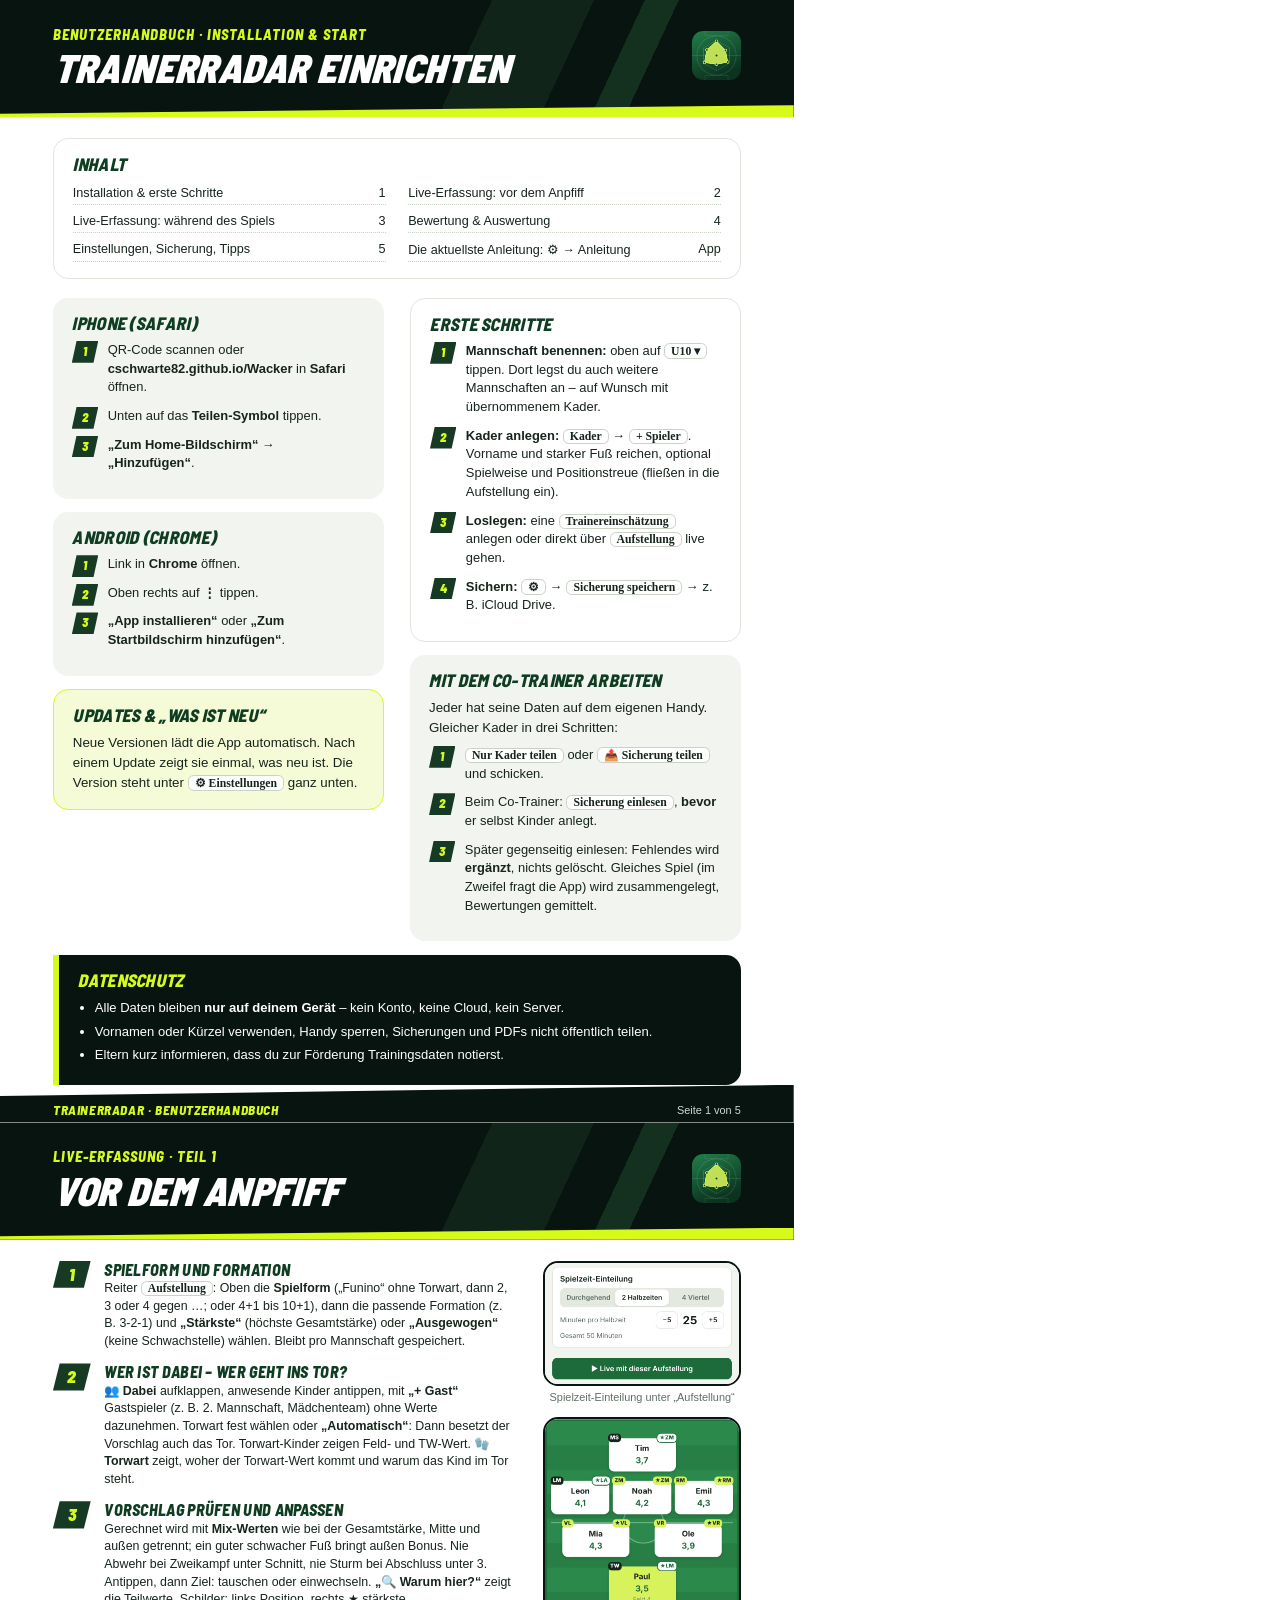
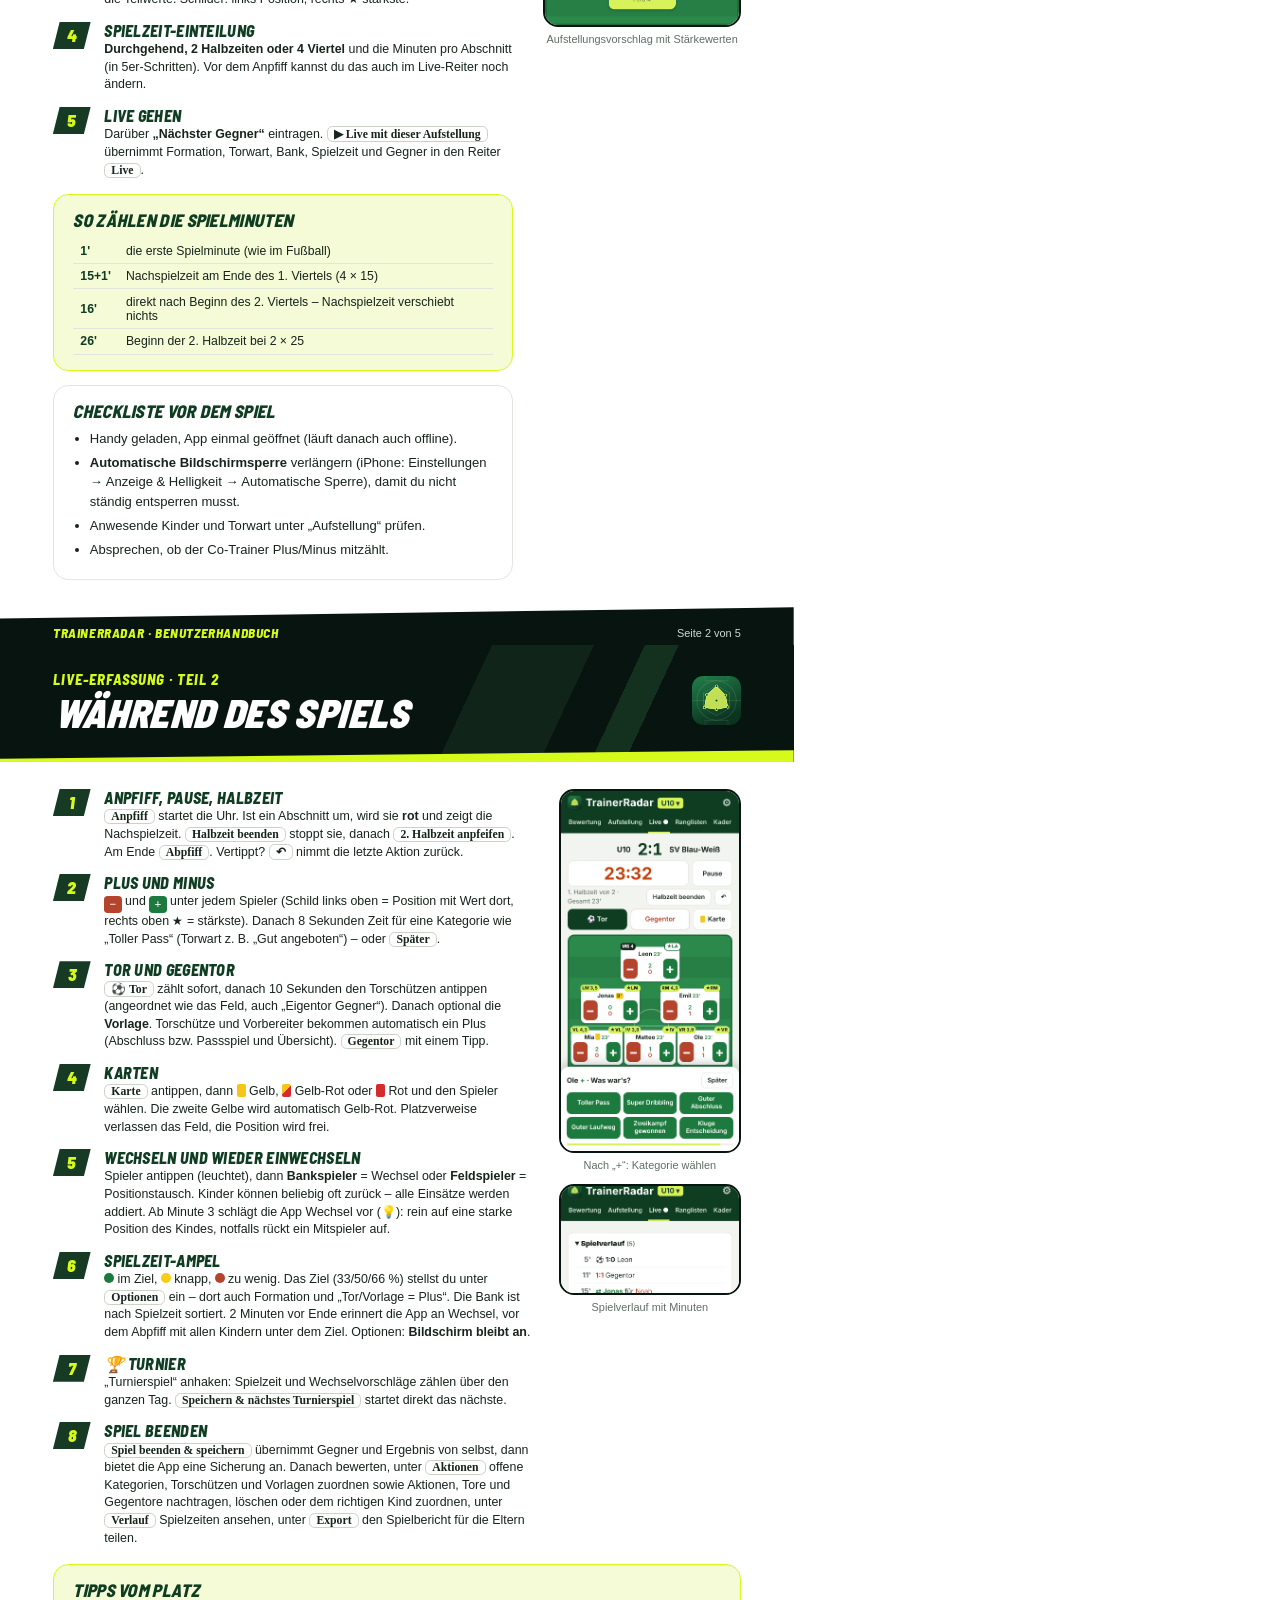
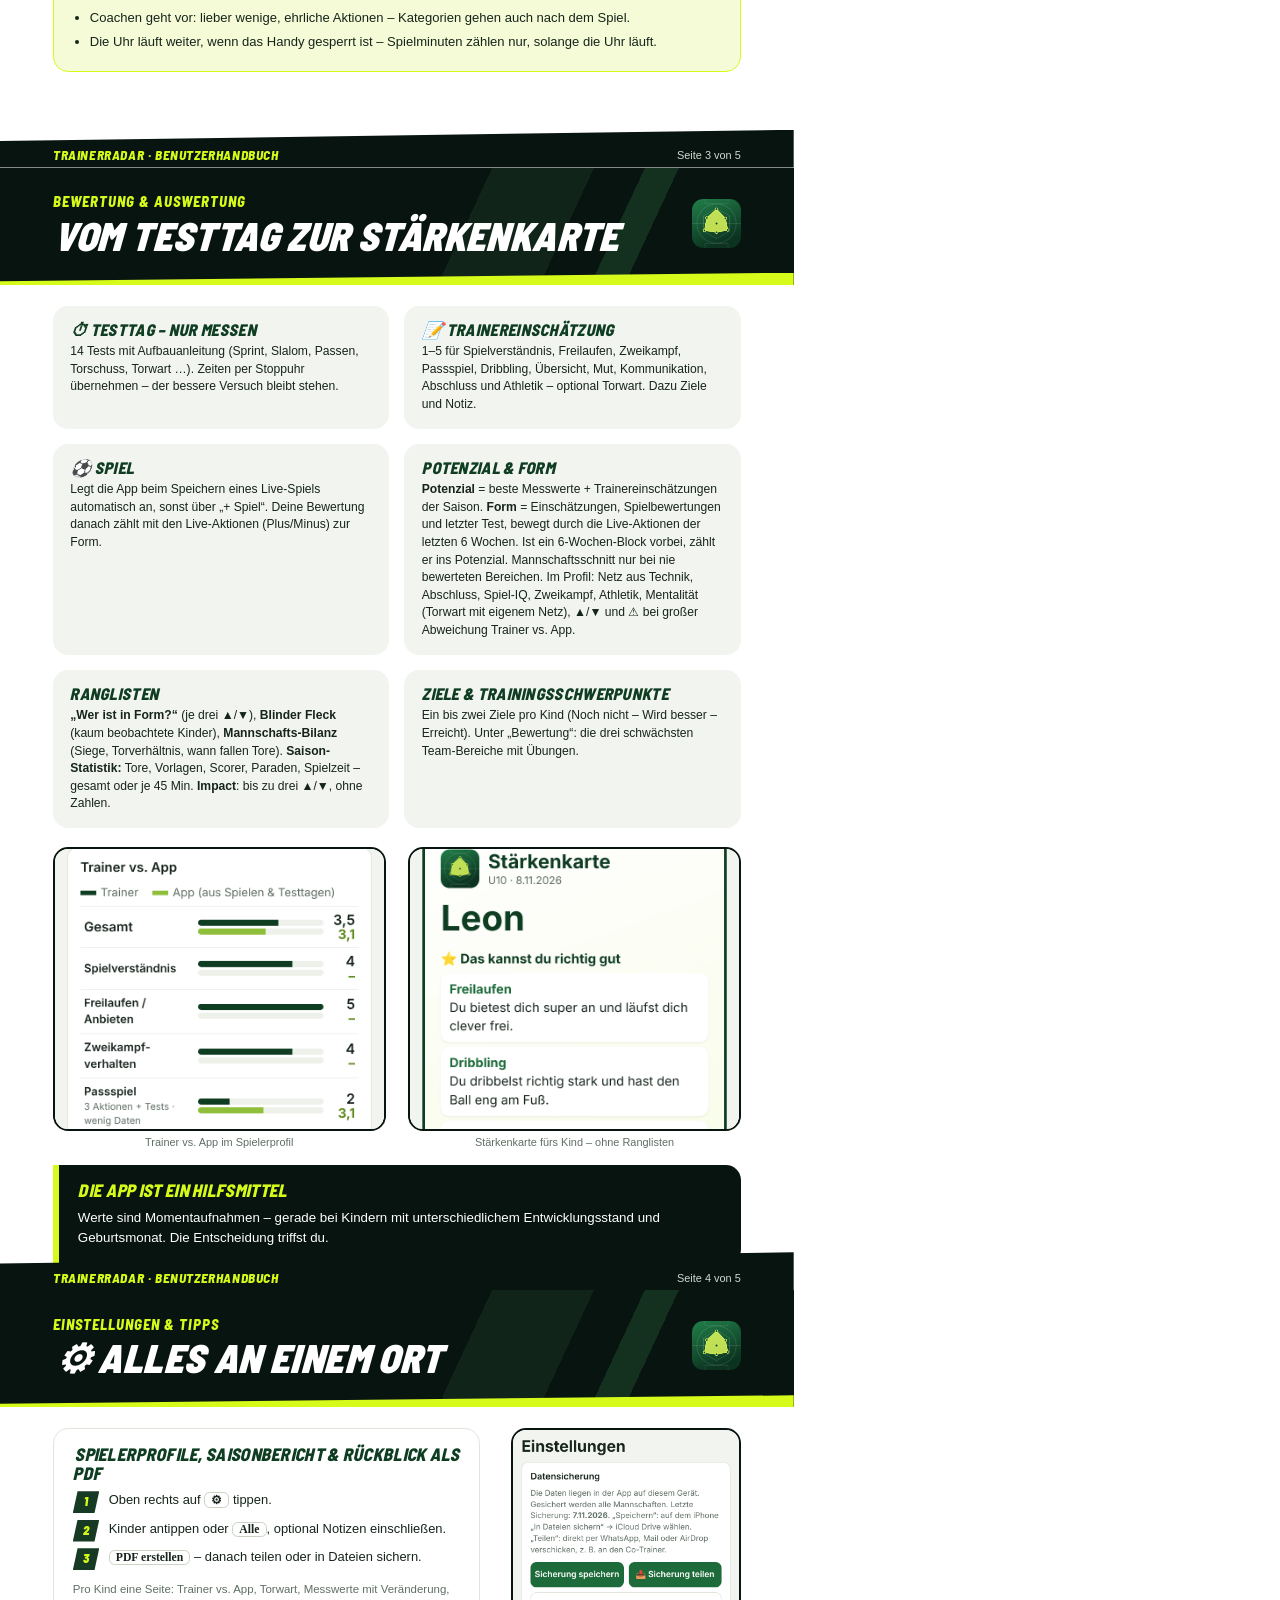
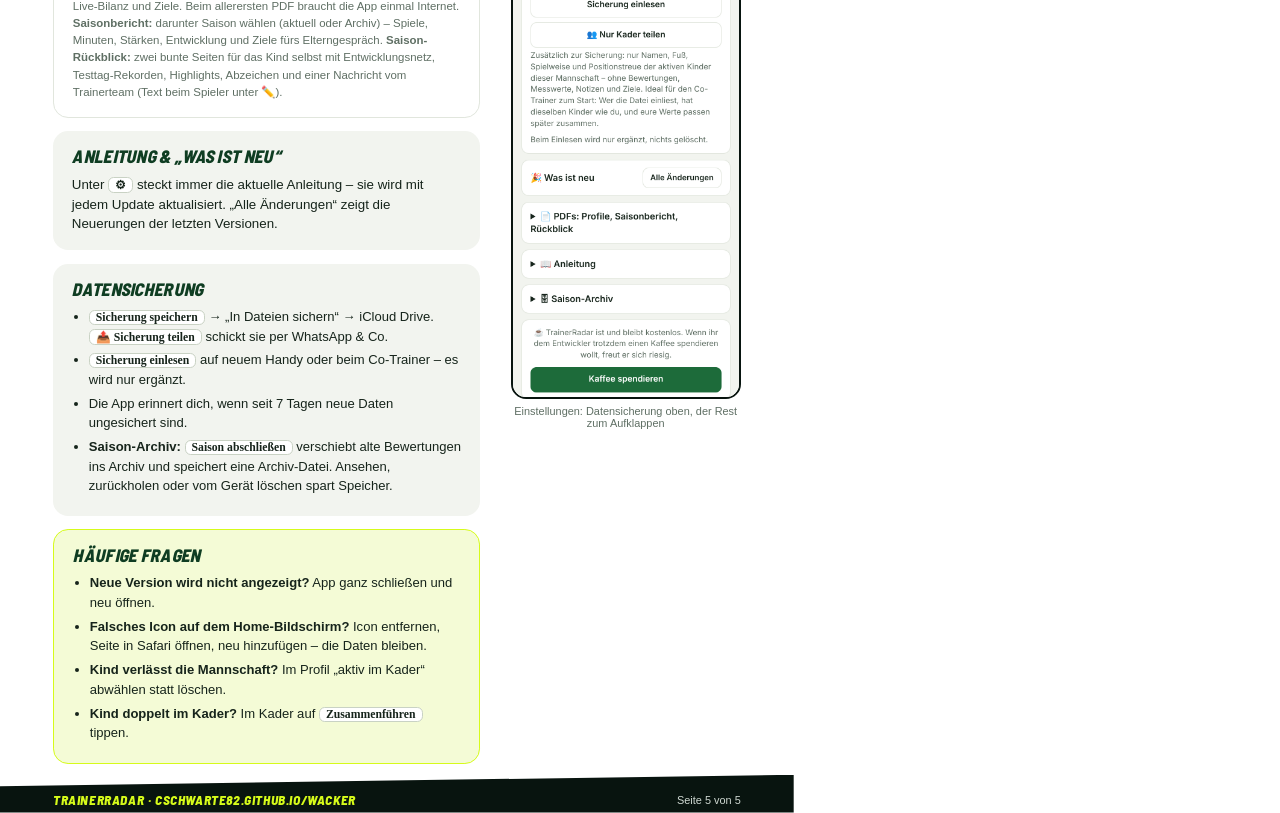
<file: materialien/handbuch.html>
<!DOCTYPE html>
<html lang="de"><head><meta charset="utf-8"><title>TrainerRadar – Benutzerhandbuch</title>
<link rel="stylesheet" href="common.css">
<link rel="stylesheet" href="fonts/barlow.css">
<style>
.ph{background:var(--gd);color:#fff;padding:9mm 14mm 7mm;display:flex;justify-content:space-between;align-items:flex-end}
.ph h2{font:800 21pt/1.1 'Inter Display'}
.ph .k{font:600 9pt Inter;color:var(--lime);text-transform:uppercase;letter-spacing:.8px;margin-bottom:1.5mm}
.ph img{width:12mm;height:12mm;border-radius:3mm}
.inner{padding:5.5mm 14mm}
.cols{display:flex;gap:7mm}
.col{flex:1;min-width:0}
.box{background:var(--bg);border-radius:4mm;padding:4.2mm 5mm;margin-bottom:3.6mm}
.box h3{font:700 12.5pt 'Inter Display';color:var(--gd);margin-bottom:2.2mm}
.box.white{background:#fff;border:.4mm solid var(--line)}
.box.lime{background:#f4fbd6;border:.4mm solid #dbe9a8}
.box.note{border-left:1.5mm solid var(--gd);border-radius:0 4mm 4mm 0}
ol.st{list-style:none;counter-reset:s;padding:0;margin:0}
ol.st li{counter-increment:s;position:relative;padding:0 0 2.6mm 8.5mm;font-size:9.7pt;line-height:1.45}
ol.st li::before{content:counter(s);position:absolute;left:0;top:0;width:5.8mm;height:5.8mm;border-radius:50%;background:var(--gd);color:#fff;font:700 8.3pt/5.8mm Inter;text-align:center}
.step{display:flex;gap:3.6mm;margin-bottom:3.4mm}
.num{flex:none;width:7.5mm;height:7.5mm;border-radius:50%;background:var(--lime);color:var(--gd);font:800 10.5pt/7.5mm 'Inter Display';text-align:center}
.step .tt{display:block;font-size:10.6pt;color:var(--gd);margin-bottom:.5mm;font-weight:700}
.step .tx{font-size:9.3pt;line-height:1.42}
.foot{position:absolute;left:14mm;right:14mm;bottom:8mm;display:flex;justify-content:space-between;font-size:8.2pt;color:var(--mut);border-top:.3mm solid var(--line);padding-top:2.5mm}
.grid{display:grid;grid-template-columns:1fr 1fr;gap:4mm}
.card{background:var(--bg);border-radius:4mm;padding:4mm 4.6mm}
.card h3{font:700 11.5pt 'Inter Display';color:var(--gd);margin-bottom:1.3mm}
.card p{font-size:9.1pt;margin:0;line-height:1.45}
.toc{display:grid;grid-template-columns:1fr 1fr;gap:1.5mm 6mm;font-size:9.5pt}
.toc div{display:flex;justify-content:space-between;border-bottom:.3mm dotted #c9d2c4;padding:1mm 0}
table.mt{width:100%;border-collapse:collapse;font-size:9.2pt}
table.mt td{padding:1.4mm 2mm;border-bottom:.3mm solid var(--line)}
table.mt td:first-child{font-weight:700;color:var(--gd);white-space:nowrap}

/* Stil wie der Flyer (Christian 10.11.2026): Nachtspiel-Kopf, Barlow kursiv in Großbuchstaben, schräge Nummern, Lime-Akzente.
   Keine box-shadow oder opacity (grauer Schleier in manchen PDF-Viewern). */
.ph{position:relative;background:#08140f;padding:6.5mm 14mm 8mm;overflow:hidden;align-items:center}
.ph::before{content:"";position:absolute;inset:0;background:linear-gradient(115deg,transparent 58%,#102419 58%,#102419 70%,transparent 70%,transparent 76%,#14301f 76%,#14301f 80%,transparent 80%)}
.ph::after{content:"";position:absolute;left:0;right:0;bottom:0;height:3.2mm;background:#d6fb1a;clip-path:polygon(0 70%,100% 0,100% 100%,0 100%)}
.ph>*{position:relative}
.ph h2{font:900 italic 30pt/1 'Barlow Semi Condensed',sans-serif;text-transform:uppercase;letter-spacing:.4px;transform:skewX(-9deg);transform-origin:0 100%;color:#fff}
.ph .k{font:800 italic 11pt 'Barlow Semi Condensed';color:#d6fb1a;letter-spacing:1px;margin-bottom:1.2mm}
.ph img{width:13mm;height:13mm}
.box h3,.card h3{font:800 italic 13.5pt/1.05 'Barlow Semi Condensed';text-transform:uppercase;letter-spacing:.3px;color:var(--gd);transform:skewX(-6deg);transform-origin:0 100%}
.card h3{font-size:12.5pt}
.box.lime{background:#f4fbd6;border:.5mm solid #d6fb1a}
.box.note{border-left:1.6mm solid #d6fb1a;background:#08140f;color:#fff}
.box.note h3{color:#d6fb1a}
.num{width:10mm;height:7.2mm;border-radius:0;background:#173a24;color:#d6fb1a;font:900 italic 13pt/7.2mm 'Barlow Semi Condensed';clip-path:polygon(18% 0,100% 0,82% 100%,0 100%)}
.step .tt{font:800 italic 12pt/1.1 'Barlow Semi Condensed';text-transform:uppercase;letter-spacing:.3px;color:var(--gd)}
ol.st li::before{width:7mm;border-radius:0;background:#173a24;color:#d6fb1a;font:900 italic 9.5pt/5.8mm 'Barlow Semi Condensed';clip-path:polygon(18% 0,100% 0,82% 100%,0 100%)}
ol.st li{padding-left:9.5mm}
.shot{box-shadow:none;border:.6mm solid #08140f}
.foot{left:0;right:0;bottom:0;height:10mm;padding:3.6mm 14mm 0;border:0;background:#08140f;color:#cfd8d2;clip-path:polygon(0 30%,100% 0,100% 100%,0 100%);align-items:center}
.foot span:first-child{font:800 italic 10pt 'Barlow Semi Condensed';text-transform:uppercase;letter-spacing:.6px;color:#d6fb1a}
</style></head>
<body>

<!-- 1 INSTALLATION -->
<section class="page">
  <div class="ph"><div><div class="k">Benutzerhandbuch · Installation &amp; Start</div><h2>TrainerRadar einrichten</h2></div><img src="../icon-192.png" alt=""></div>
  <div class="inner">
    <div class="box white" style="margin-bottom:5mm">
      <h3>Inhalt</h3>
      <div class="toc"><div><span>Installation &amp; erste Schritte</span><span>1</span></div><div><span>Live-Erfassung: vor dem Anpfiff</span><span>2</span></div><div><span>Live-Erfassung: während des Spiels</span><span>3</span></div><div><span>Bewertung &amp; Auswertung</span><span>4</span></div><div><span>Einstellungen, Sicherung, Tipps</span><span>5</span></div><div><span>Die aktuellste Anleitung: ⚙︎ → Anleitung</span><span>App</span></div></div>
    </div>
    <div class="cols">
      <div class="col">
        <div class="box">
          <h3>iPhone (Safari)</h3>
          <ol class="st"><li>QR-Code scannen oder <b>cschwarte82.github.io/Wacker</b> in <b>Safari</b> öffnen.</li><li>Unten auf das <b>Teilen-Symbol</b> tippen.</li><li><b>„Zum Home-Bildschirm“</b> → <b>„Hinzufügen“</b>.</li></ol>
        </div>
        <div class="box">
          <h3>Android (Chrome)</h3>
          <ol class="st"><li>Link in <b>Chrome</b> öffnen.</li><li>Oben rechts auf <b>⋮</b> tippen.</li><li><b>„App installieren“</b> oder <b>„Zum Startbildschirm hinzufügen“</b>.</li></ol>
        </div>
        <div class="box lime">
          <h3>Updates &amp; „Was ist neu“</h3>
          <p style="margin:0">Neue Versionen lädt die App automatisch. Nach einem Update zeigt sie einmal, was neu ist. Die Version steht unter <span class="k2">⚙︎ Einstellungen</span> ganz unten.</p>
        </div>
      </div>
      <div class="col">
        <div class="box white">
          <h3>Erste Schritte</h3>
          <ol class="st"><li><b>Mannschaft benennen:</b> oben auf <span class="k2">U10 ▾</span> tippen. Dort legst du auch weitere Mannschaften an – auf Wunsch mit übernommenem Kader.</li><li><b>Kader anlegen:</b> <span class="k2">Kader</span> → <span class="k2">+ Spieler</span>. Vorname und starker Fuß reichen, optional Spielweise und Positionstreue (fließen in die Aufstellung ein).</li><li><b>Loslegen:</b> eine <span class="k2">Trainereinschätzung</span> anlegen oder direkt über <span class="k2">Aufstellung</span> live gehen.</li><li><b>Sichern:</b> <span class="k2">⚙︎</span> → <span class="k2">Sicherung speichern</span> → z. B. iCloud Drive.</li></ol>
        </div>
        <div class="box">
          <h3>Mit dem Co-Trainer arbeiten</h3>
          <p>Jeder hat seine Daten auf dem eigenen Handy. Gleicher Kader in drei Schritten:</p>
          <ol class="st"><li><span class="k2">Nur Kader teilen</span> oder <span class="k2">📤 Sicherung teilen</span> und schicken.</li><li>Beim Co-Trainer: <span class="k2">Sicherung einlesen</span>, <b>bevor</b> er selbst Kinder anlegt.</li><li>Später gegenseitig einlesen: Fehlendes wird <b>ergänzt</b>, nichts gelöscht. Gleiches Spiel (im Zweifel fragt die App) wird zusammengelegt, Bewertungen gemittelt.</li></ol>
        </div>
      </div>
    </div>
    <div class="box note">
      <h3>Datenschutz</h3>
      <ul class="dot"><li>Alle Daten bleiben <b>nur auf deinem Gerät</b> – kein Konto, keine Cloud, kein Server.</li><li>Vornamen oder Kürzel verwenden, Handy sperren, Sicherungen und PDFs nicht öffentlich teilen.</li><li>Eltern kurz informieren, dass du zur Förderung Trainingsdaten notierst.</li></ul>
    </div>
  </div>
  <div class="foot"><span>TrainerRadar · Benutzerhandbuch</span><span>Seite 1 von 5</span></div>
</section>

<!-- 2 LIVE VOR DEM ANPFIFF -->
<section class="page">
  <div class="ph"><div><div class="k">Live-Erfassung · Teil 1</div><h2>Vor dem Anpfiff</h2></div><img src="../icon-192.png" alt=""></div>
  <div class="inner">
    <div class="cols" style="gap:8mm">
      <div class="col" style="flex:1.4">
        <div class="step"><div class="num">1</div><div class="tx"><span class="tt">Spielform und Formation</span>Reiter <span class="k2">Aufstellung</span>: Oben die <b>Spielform</b> („Funino“ ohne Torwart, dann 2, 3 oder 4 gegen …; oder 4+1 bis 10+1), dann die passende Formation (z. B. 3-2-1) und <b>„Stärkste“</b> (höchste Gesamtstärke) oder <b>„Ausgewogen“</b> (keine Schwachstelle) wählen. Bleibt pro Mannschaft gespeichert.</div></div>
        <div class="step"><div class="num">2</div><div class="tx"><span class="tt">Wer ist dabei – wer geht ins Tor?</span><b>👥 Dabei</b> aufklappen, anwesende Kinder antippen, mit <b>„+ Gast“</b> Gastspieler (z. B. 2. Mannschaft, Mädchenteam) ohne Werte dazunehmen. Torwart fest wählen oder <b>„Automatisch“</b>: Dann besetzt der Vorschlag auch das Tor. Torwart-Kinder zeigen Feld- und TW-Wert. <b>🧤 Torwart</b> zeigt, woher der Torwart-Wert kommt und warum das Kind im Tor steht.</div></div>
        <div class="step"><div class="num">3</div><div class="tx"><span class="tt">Vorschlag prüfen und anpassen</span>Gerechnet wird mit <b>Mix-Werten</b> wie bei der Gesamtstärke, Mitte und außen getrennt; ein guter schwacher Fuß bringt außen Bonus. Nie Abwehr bei Zweikampf unter Schnitt, nie Sturm bei Abschluss unter 3. Antippen, dann Ziel: tauschen oder einwechseln. <b>„🔍 Warum hier?“</b> zeigt die Teilwerte. Schilder: links Position, rechts ★ stärkste.</div></div>
        <div class="step"><div class="num">4</div><div class="tx"><span class="tt">Spielzeit-Einteilung</span><b>Durchgehend, 2 Halbzeiten oder 4 Viertel</b> und die Minuten pro Abschnitt (in 5er-Schritten). Vor dem Anpfiff kannst du das auch im Live-Reiter noch ändern.</div></div>
        <div class="step"><div class="num">5</div><div class="tx"><span class="tt">Live gehen</span>Darüber <b>„Nächster Gegner“</b> eintragen. <span class="k2">▶ Live mit dieser Aufstellung</span> übernimmt Formation, Torwart, Bank, Spielzeit und Gegner in den Reiter <span class="k2">Live</span>.</div></div>
        <div class="box lime" style="margin-top:4mm">
          <h3>So zählen die Spielminuten</h3>
          <table class="mt">
            <tr><td>1'</td><td>die erste Spielminute (wie im Fußball)</td></tr>
            <tr><td>15+1'</td><td>Nachspielzeit am Ende des 1. Viertels (4 × 15)</td></tr>
            <tr><td>16'</td><td>direkt nach Beginn des 2. Viertels – Nachspielzeit verschiebt nichts</td></tr>
            <tr><td>26'</td><td>Beginn der 2. Halbzeit bei 2 × 25</td></tr>
          </table>
        </div>
        <div class="box white">
          <h3>Checkliste vor dem Spiel</h3>
          <ul class="dot"><li>Handy geladen, App einmal geöffnet (läuft danach auch offline).</li><li><b>Automatische Bildschirmsperre</b> verlängern (iPhone: Einstellungen → Anzeige &amp; Helligkeit → Automatische Sperre), damit du nicht ständig entsperren musst.</li><li>Anwesende Kinder und Torwart unter „Aufstellung“ prüfen.</li><li>Absprechen, ob der Co-Trainer Plus/Minus mitzählt.</li></ul>
        </div>
      </div>
      <div class="col" style="flex:.6">
        <div class="shot"><img src="c_fmt.png" alt=""></div>
        <div class="cap">Spielzeit-Einteilung unter „Aufstellung“</div>
        <div class="shot"><img src="c_lineup_pitch.png" alt=""></div>
        <div class="cap">Aufstellungsvorschlag mit Stärkewerten</div>
      </div>
    </div>
  </div>
  <div class="foot"><span>TrainerRadar · Benutzerhandbuch</span><span>Seite 2 von 5</span></div>
</section>

<!-- 3 LIVE WÄHREND -->
<section class="page">
  <div class="ph"><div><div class="k">Live-Erfassung · Teil 2</div><h2>Während des Spiels</h2></div><img src="../icon-192.png" alt=""></div>
  <div class="inner" style="padding-top:7mm">
    <div class="cols" style="gap:7mm">
      <div class="col" style="flex:1.45">
        <div class="step"><div class="num">1</div><div class="tx"><span class="tt">Anpfiff, Pause, Halbzeit</span><span class="k2">Anpfiff</span> startet die Uhr. Ist ein Abschnitt um, wird sie <b>rot</b> und zeigt die Nachspielzeit. <span class="k2">Halbzeit beenden</span> stoppt sie, danach <span class="k2">2. Halbzeit anpfeifen</span>. Am Ende <span class="k2">Abpfiff</span>. Vertippt? <span class="k2">↶</span> nimmt die letzte Aktion zurück.</div></div>
        <div class="step"><div class="num">2</div><div class="tx"><span class="tt">Plus und Minus</span><span class="pm m">−</span> und <span class="pm p">+</span> unter jedem Spieler (Schild links oben = Position mit Wert dort, rechts oben ★ = stärkste). Danach 8 Sekunden Zeit für eine Kategorie wie „Toller Pass“ (Torwart z. B. „Gut angeboten“) – oder <span class="k2">Später</span>.</div></div>
        <div class="step"><div class="num">3</div><div class="tx"><span class="tt">Tor und Gegentor</span><span class="k2">⚽ Tor</span> zählt sofort, danach 10 Sekunden den Torschützen antippen (angeordnet wie das Feld, auch „Eigentor Gegner“). Danach optional die <b>Vorlage</b>. Torschütze und Vorbereiter bekommen automatisch ein Plus (Abschluss bzw. Passspiel und Übersicht). <span class="k2">Gegentor</span> mit einem Tipp.</div></div>
        <div class="step"><div class="num">4</div><div class="tx"><span class="tt">Karten</span><span class="k2">Karte</span> antippen, dann <span class="cy"></span> Gelb, <span class="cyr"></span> Gelb-Rot oder <span class="cr"></span> Rot und den Spieler wählen. Die zweite Gelbe wird automatisch Gelb-Rot. Platzverweise verlassen das Feld, die Position wird frei.</div></div>
        <div class="step"><div class="num">5</div><div class="tx"><span class="tt">Wechseln und wieder einwechseln</span>Spieler antippen (leuchtet), dann <b>Bankspieler</b> = Wechsel oder <b>Feldspieler</b> = Positionstausch. Kinder können beliebig oft zurück – alle Einsätze werden addiert. Ab Minute 3 schlägt die App Wechsel vor (💡): rein auf eine starke Position des Kindes, notfalls rückt ein Mitspieler auf.</div></div>
        <div class="step"><div class="num">6</div><div class="tx"><span class="tt">Spielzeit-Ampel</span><span class="amp" style="background:var(--grn)"></span> im Ziel, <span class="amp" style="background:#facc15"></span> knapp, <span class="amp" style="background:var(--red)"></span> zu wenig. Das Ziel (33/50/66 %) stellst du unter <span class="k2">Optionen</span> ein – dort auch Formation und „Tor/Vorlage = Plus“. Die Bank ist nach Spielzeit sortiert. 2 Minuten vor Ende erinnert die App an Wechsel, vor dem Abpfiff mit allen Kindern unter dem Ziel. Optionen: <b>Bildschirm bleibt an</b>.</div></div>
        <div class="step"><div class="num">7</div><div class="tx"><span class="tt">🏆 Turnier</span>„Turnierspiel“ anhaken: Spielzeit und Wechselvorschläge zählen über den ganzen Tag. <span class="k2">Speichern &amp; nächstes Turnierspiel</span> startet direkt das nächste.</div></div>
        
        <div class="step"><div class="num">8</div><div class="tx"><span class="tt">Spiel beenden</span><span class="k2">Spiel beenden &amp; speichern</span> übernimmt Gegner und Ergebnis von selbst, dann bietet die App eine Sicherung an. Danach bewerten, unter <span class="k2">Aktionen</span> offene Kategorien, Torschützen und Vorlagen zuordnen sowie Aktionen, Tore und Gegentore nachtragen, löschen oder dem richtigen Kind zuordnen, unter <span class="k2">Verlauf</span> Spielzeiten ansehen, unter <span class="k2">Export</span> den Spielbericht für die Eltern teilen.</div></div>
      </div>
      <div class="col" style="flex:.55">
        <div class="shot"><img src="c_sheet.png" alt=""></div>
        <div class="cap">Nach „+“: Kategorie wählen</div>
        <div class="shot"><img src="c_tl.png" alt=""></div>
        <div class="cap">Spielverlauf mit Minuten</div>
      </div>
    </div>
    <div class="box lime" style="margin-top:1mm">
      <h3>Tipps vom Platz</h3>
      <ul class="dot"><li>Coachen geht vor: lieber wenige, ehrliche Aktionen – Kategorien gehen auch nach dem Spiel.</li><li>Die Uhr läuft weiter, wenn das Handy gesperrt ist – Spielminuten zählen nur, solange die Uhr läuft.</li></ul>
    </div>
  </div>
  <div class="foot"><span>TrainerRadar · Benutzerhandbuch</span><span>Seite 3 von 5</span></div>
</section>

<!-- 4 BEWERTUNG & AUSWERTUNG -->
<section class="page">
  <div class="ph"><div><div class="k">Bewertung &amp; Auswertung</div><h2>Vom Testtag zur Stärkenkarte</h2></div><img src="../icon-192.png" alt=""></div>
  <div class="inner">
    <div class="grid">
      <div class="card"><h3>⏱ Testtag – nur messen</h3><p>14 Tests mit Aufbauanleitung (Sprint, Slalom, Passen, Torschuss, Torwart …). Zeiten per Stoppuhr übernehmen – der bessere Versuch bleibt stehen.</p></div>
      <div class="card"><h3>📝 Trainereinschätzung</h3><p>1–5 für Spielverständnis, Freilaufen, Zweikampf, Passspiel, Dribbling, Übersicht, Mut, Kommunikation, Abschluss und Athletik – optional Torwart. Dazu Ziele und Notiz.</p></div>
      <div class="card"><h3>⚽ Spiel</h3><p>Legt die App beim Speichern eines Live-Spiels automatisch an, sonst über „+ Spiel“. Deine Bewertung danach zählt mit den Live-Aktionen (Plus/Minus) zur Form.</p></div>
      <div class="card"><h3>Potenzial &amp; Form</h3><p><b>Potenzial</b> = beste Messwerte + Trainereinschätzungen der Saison. <b>Form</b> = Einschätzungen, Spielbewertungen und letzter Test, bewegt durch die Live-Aktionen der letzten 6 Wochen. Ist ein 6-Wochen-Block vorbei, zählt er ins Potenzial. Mannschaftsschnitt nur bei nie bewerteten Bereichen. Im Profil: Netz aus Technik, Abschluss, Spiel-IQ, Zweikampf, Athletik, Mentalität (Torwart mit eigenem Netz), ▲/▼ und ⚠ bei großer Abweichung Trainer vs. App.</p></div>
      <div class="card"><h3>Ranglisten</h3><p><b>„Wer ist in Form?“</b> (je drei ▲/▼), <b>Blinder Fleck</b> (kaum beobachtete Kinder), <b>Mannschafts-Bilanz</b> (Siege, Torverhältnis, wann fallen Tore). <b>Saison-Statistik:</b> Tore, Vorlagen, Scorer, Paraden, Spielzeit – gesamt oder je 45 Min. <b>Impact</b>: bis zu drei ▲/▼, ohne Zahlen.</p></div>
      <div class="card"><h3>Ziele &amp; Trainingsschwerpunkte</h3><p>Ein bis zwei Ziele pro Kind (Noch nicht – Wird besser – Erreicht). Unter „Bewertung“: die drei schwächsten Team-Bereiche mit Übungen.</p></div>
    </div>
    <div class="cols" style="margin-top:5mm;gap:6mm;align-items:flex-start">
      <div class="col"><div class="shot"><img src="c_profil.png" alt="" style="height:74mm;object-fit:cover;object-position:top"></div><div class="cap">Trainer vs. App im Spielerprofil</div></div>
      <div class="col"><div class="shot"><img src="c_karte.png" alt="" style="height:74mm;object-fit:cover;object-position:top"></div><div class="cap">Stärkenkarte fürs Kind – ohne Ranglisten</div></div>
    </div>
    <div class="box note" style="margin-top:1mm">
      <h3>Die App ist ein Hilfsmittel</h3>
      <p style="margin:0">Werte sind Momentaufnahmen – gerade bei Kindern mit unterschiedlichem Entwicklungsstand und Geburtsmonat. Die Entscheidung triffst du.</p>
    </div>
  </div>
  <div class="foot"><span>TrainerRadar · Benutzerhandbuch</span><span>Seite 4 von 5</span></div>
</section>

<!-- 5 EINSTELLUNGEN -->
<section class="page">
  <div class="ph"><div><div class="k">Einstellungen &amp; Tipps</div><h2>⚙︎ Alles an einem Ort</h2></div><img src="../icon-192.png" alt=""></div>
  <div class="inner">
    <div class="cols" style="gap:8mm">
      <div class="col" style="flex:1.3">
        <div class="box white">
          <h3>Spielerprofile, Saisonbericht &amp; Rückblick als PDF</h3>
          <ol class="st"><li>Oben rechts auf <span class="k2">⚙︎</span> tippen.</li><li>Kinder antippen oder <span class="k2">Alle</span>, optional Notizen einschließen.</li><li><span class="k2">PDF erstellen</span> – danach teilen oder in Dateien sichern.</li></ol>
          <p class="sub" style="font-size:8.6pt;color:var(--mut);margin:1mm 0 0">Pro Kind eine Seite: Trainer vs. App, Torwart, Messwerte mit Veränderung, Live-Bilanz und Ziele. Beim allerersten PDF braucht die App einmal Internet. <b>Saisonbericht:</b> darunter Saison wählen (aktuell oder Archiv) – Spiele, Minuten, Stärken, Entwicklung und Ziele fürs Elterngespräch. <b>Saison-Rückblick:</b> zwei bunte Seiten für das Kind selbst mit Entwicklungsnetz, Testtag-Rekorden, Highlights, Abzeichen und einer Nachricht vom Trainerteam (Text beim Spieler unter ✏️).</p>
        </div>
        <div class="box">
          <h3>Anleitung &amp; „Was ist neu“</h3>
          <p style="margin:0">Unter <span class="k2">⚙︎</span> steckt immer die aktuelle Anleitung – sie wird mit jedem Update aktualisiert. „Alle Änderungen“ zeigt die Neuerungen der letzten Versionen.</p>
        </div>
        <div class="box">
          <h3>Datensicherung</h3>
          <ul class="dot"><li><span class="k2">Sicherung speichern</span> → „In Dateien sichern“ → iCloud Drive. <span class="k2">📤 Sicherung teilen</span> schickt sie per WhatsApp &amp; Co.</li><li><span class="k2">Sicherung einlesen</span> auf neuem Handy oder beim Co-Trainer – es wird nur ergänzt.</li><li>Die App erinnert dich, wenn seit 7 Tagen neue Daten ungesichert sind.</li><li><b>Saison-Archiv:</b> <span class="k2">Saison abschließen</span> verschiebt alte Bewertungen ins Archiv und speichert eine Archiv-Datei. Ansehen, zurückholen oder vom Gerät löschen spart Speicher.</li></ul>
        </div>
        <div class="box lime">
          <h3>Häufige Fragen</h3>
          <ul class="dot"><li><b>Neue Version wird nicht angezeigt?</b> App ganz schließen und neu öffnen.</li><li><b>Falsches Icon auf dem Home-Bildschirm?</b> Icon entfernen, Seite in Safari öffnen, neu hinzufügen – die Daten bleiben.</li><li><b>Kind verlässt die Mannschaft?</b> Im Profil „aktiv im Kader“ abwählen statt löschen.</li><li><b>Kind doppelt im Kader?</b> Im Kader auf <span class="k2">Zusammenführen</span> tippen.</li></ul>
        </div>
      </div>
      <div class="col" style="flex:.7">
        <div class="shot"><img src="c_settings.png" alt="" style="height:150mm;object-fit:cover;object-position:top"></div>
        <div class="cap">Einstellungen: Datensicherung oben, der Rest zum Aufklappen</div>
      </div>
    </div>
  </div>
  <div class="foot"><span>TrainerRadar · cschwarte82.github.io/Wacker</span><span>Seite 5 von 5</span></div>
</section>
</body></html>
</file>
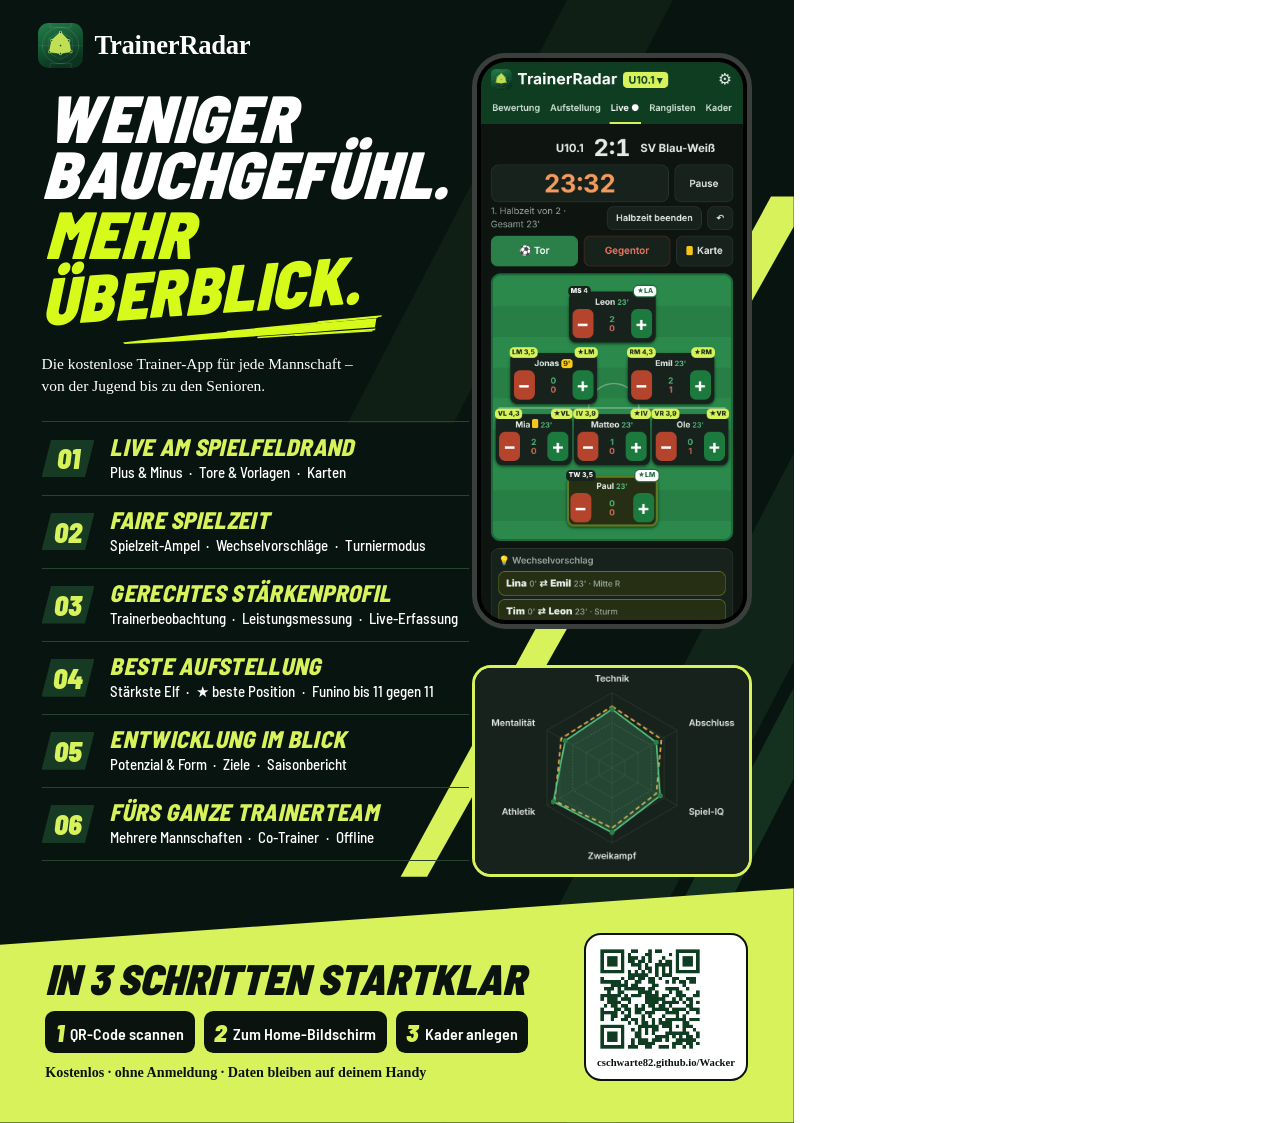
<file: materialien/werbeflyer.html>
<!DOCTYPE html>
<html lang="de"><head><meta charset="utf-8"><title>TrainerRadar – Flyer</title>
<link rel="stylesheet" href="common.css">
<link rel="stylesheet" href="fonts/barlow.css">
<style>
/* Flyer für alle Trainerinnen und Trainer (Entwurf A „Nachtspiel“, gewählt 10.11.2026).
   Bilder: node shots_zoom.js (p_live_d.png, z_radar_d.png). Schrift: Barlow Condensed lokal in fonts/.
   Keine box-shadow, transform oder opacity: manche PDF-Viewer zeigen das als grauen Schleier. */
.page{background:#08140f;color:#fff}
.bg{position:absolute;inset:0}
.bc{font-family:'Barlow Semi Condensed',sans-serif;font-style:italic;text-transform:uppercase}
.brand{position:absolute;left:10mm;top:6mm;display:flex;align-items:center;gap:3mm}
.brand img{width:12mm;height:12mm;border-radius:2.8mm}
.brand b{font:800 20pt 'Inter Display';letter-spacing:-.3px}
/* Überschrift wie Christians Vorlage: jede Zeile einzeln, kräftig schräg, letzte Zeile leicht ansteigend */
.hl{position:absolute;left:0;top:0;margin:0;font-family:'Barlow Semi Condensed',sans-serif;font-weight:900;font-size:50pt;line-height:1;letter-spacing:.6px;white-space:nowrap;transform:skewX(-9deg);transform-origin:0 100%}
.hl.l{color:#d6fb1a}
#h1a{left:12mm;top:21.9mm}#h1b{left:11mm;top:36.8mm}#h1c{left:12mm;top:52.6mm}
#h1d{left:11mm;top:70.3mm;transform:rotate(-4deg) skewX(-9deg);transform-origin:0 100%}
.lead{position:absolute;left:11mm;top:93.5mm;width:110mm;font:500 11.6pt/1.42 Inter;color:#fff}
.lead span{white-space:nowrap}
.list{position:absolute;left:11mm;top:111.5mm;width:113mm}
.it{display:flex;gap:4mm;align-items:center;padding:3.3mm 0;border-top:.35mm solid #2a4232}
.it:last-child{border-bottom:.35mm solid #2a4232}
.it .n{flex:none;width:14mm;height:10mm;display:flex;align-items:center;justify-content:center;font-weight:900;font-size:21pt;line-height:1;color:var(--lime);background:#173a24;clip-path:polygon(18% 0,100% 0,82% 100%,0 100%)}
.it b{display:block;font-weight:800;font-size:18pt;line-height:1;color:var(--lime);letter-spacing:.3px;transform:skewX(-6deg);transform-origin:0 100%}
.kw{display:block;margin-top:1mm;font:500 11.2pt/1.3 'Barlow Semi Condensed';color:#fff;text-transform:none;font-style:normal}
.kw s{text-decoration:none;white-space:nowrap;display:inline-block}
.kw s+s:before{content:"·";margin:0 1.8mm;color:#fff}
.ph{position:absolute;right:11mm;top:14mm;width:74mm;border:1.4mm solid #3a3f3c;border-radius:9mm;overflow:hidden;background:#000}
.ph .in{border:1.3mm solid #000;border-radius:7.6mm;overflow:hidden}
.ph img,.radar img{display:block;width:100%}
.radar{position:absolute;right:11mm;top:176mm;width:74mm;height:56mm;border-radius:5mm;overflow:hidden;border:.8mm solid var(--lime);background:#121a15}
.radar img{width:100%;margin-top:-3mm}
.bot{position:absolute;left:0;right:0;bottom:0;height:52mm;display:flex;align-items:flex-end;gap:8mm;padding:0 12mm 11mm;color:#0b130e}
.bot .s{flex:1}
.bot h3{font-weight:900;font-size:32pt;line-height:1;transform:skewX(-7deg);transform-origin:0 100%}
.steps{display:flex;gap:2.4mm;margin-top:3mm}
.steps div{background:#0b130e;color:#fff;border-radius:2.5mm;padding:1.6mm 2.8mm;font:600 12pt/1.1 'Barlow Semi Condensed';white-space:nowrap}
.steps i{font:900 italic 19pt 'Barlow Semi Condensed';color:var(--lime);margin-right:1.6mm;vertical-align:-.6mm}
.chk{margin-top:3mm;font:600 10.6pt Inter}
.qr{flex:none;background:#fff;border-radius:4.5mm;padding:3mm;text-align:center;border:.7mm solid #0b130e}
.qr img{width:28mm;height:28mm;display:block}
.qr div{font:700 8pt Inter;color:#0b130e;margin-top:1.2mm}
</style></head>
<body>
<section class="page">
  <!-- Dynamik: schräge Streifen wie Trikot/Rasen, Fußleiste mit schräger Kante -->
  <svg class="bg" viewBox="0 0 210 297" preserveAspectRatio="none">
    <polygon points="118,297 210,120 210,175 146,297" fill="#102419"/>
    <polygon points="150,297 210,182 210,206 163,297" fill="#14301f"/>
    <polygon points="150,0 178,0 120,112 92,112" fill="#0f1f15"/>
    <polygon points="204,52 210,52 210,60 113,232 106,232" fill="#d7f25a"/>
    <polygon points="0,250 210,235 210,297 0,297" fill="#d7f25a"/>
    <!-- Pinselstrich unter „Überblick.“ wie in Christians Vorlage: links spitz, nach rechts kräftig mit Borstenspuren -->
    <g fill="#d6fb1a">
      <path d="M32.5,90.6 C50,88.6 75,86.4 99.6,84.2 L99.2,86.6 C76,88.4 52,90.2 33,91.0 Z"/>
      <path d="M60,87.6 L100.2,83.6 L100,84.1 L60,88.0 Z"/>
      <path d="M68,89.1 L99.4,86.9 L99.2,87.4 L68.2,89.5 Z"/>
      <path d="M84,85.0 L101,83.4 L100.9,83.8 L84.1,85.3 Z"/>
      <path d="M78,88.6 L98.6,87.3 L98.5,87.7 L78.1,88.9 Z"/>
    </g>
  </svg>

  <div class="brand"><img src="../icon-512.png" alt=""><b>TrainerRadar</b></div>
  <h1 class="bc" style="margin:0">
    <span class="hl" id="h1a">Weniger</span>
    <span class="hl" id="h1b">Bauchgefühl.</span>
    <span class="hl l" id="h1c">Mehr</span>
    <span class="hl l" id="h1d">Überblick.</span>
  </h1>
  <div class="lead">Die kostenlose Trainer-App für jede Mannschaft –<br><span>von der Jugend bis zu den Senioren.</span></div>

  <div class="list bc">
    <div class="it"><span class="n">01</span><div><b>Live am Spielfeldrand</b><span class="kw"><s>Plus &amp; Minus</s><s>Tore &amp; Vorlagen</s><s>Karten</s></span></div></div>
    <div class="it"><span class="n">02</span><div><b>Faire Spielzeit</b><span class="kw"><s>Spielzeit-Ampel</s><s>Wechselvorschläge</s><s>Turniermodus</s></span></div></div>
    <div class="it"><span class="n">03</span><div><b>Gerechtes Stärkenprofil</b><span class="kw"><s>Trainerbeobachtung</s><s>Leistungsmessung</s><s>Live-Erfassung</s></span></div></div>
    <div class="it"><span class="n">04</span><div><b>Beste Aufstellung</b><span class="kw"><s>Stärkste Elf</s><s>★ beste Position</s><s>Funino bis 11 gegen 11</s></span></div></div>
    <div class="it"><span class="n">05</span><div><b>Entwicklung im Blick</b><span class="kw"><s>Potenzial &amp; Form</s><s>Ziele</s><s>Saisonbericht</s></span></div></div>
    <div class="it"><span class="n">06</span><div><b>Fürs ganze Trainerteam</b><span class="kw"><s>Mehrere Mannschaften</s><s>Co-Trainer</s><s>Offline</s></span></div></div>
  </div>

  <div class="ph"><div class="in"><img src="p_live_d.png" alt=""></div></div>
  <div class="radar"><img src="z_radar_d.png" alt=""></div>

  <div class="bot">
    <div class="s">
      <h3 class="bc">In 3 Schritten startklar</h3>
      <div class="steps"><div><i>1</i>QR-Code scannen</div><div><i>2</i>Zum Home-Bildschirm</div><div><i>3</i>Kader anlegen</div></div>
      <div class="chk">Kostenlos · ohne Anmeldung · Daten bleiben auf deinem Handy</div>
    </div>
    <div class="qr"><img src="qr.png" alt="QR-Code"><div>cschwarte82.github.io/Wacker</div></div>
  </div>
</section>
</body></html>
</file>
<file: materialien/common.css>
@page{size:A4;margin:0}
*{box-sizing:border-box}
:root{--gd:#0f3d22;--g:#1d6b3a;--lime:#d7f25a;--ink:#16241b;--mut:#5f6f64;--bg:#f2f4ef;--line:#e1e6dd;--red:#b4442c;--grn:#1d7a3e}
html,body{margin:0;padding:0}
body{font-family:Inter,sans-serif;color:var(--ink);-webkit-print-color-adjust:exact;print-color-adjust:exact;hyphens:auto}
.page{width:210mm;height:297mm;position:relative;overflow:hidden;page-break-after:always;background:#fff}
.page:last-child{page-break-after:auto}
h1,h2,h3{font-family:'Inter Display',Inter,sans-serif;margin:0}
p{font-size:10pt;line-height:1.5;margin:0 0 2mm}
.k2{display:inline-block;background:#fff;border:.3mm solid #c9d2c4;border-radius:1.5mm;padding:0 1.6mm;font:600 8.8pt Inter;white-space:nowrap}
.pm{display:inline-block;width:4.6mm;height:4.6mm;border-radius:1mm;color:#fff;font:700 9pt/4.6mm Inter;text-align:center;vertical-align:-.6mm}
.pm.p{background:var(--grn)}.pm.m{background:var(--red)}
.amp{display:inline-block;width:2.6mm;height:2.6mm;border-radius:50%;vertical-align:0}
.cy,.cr,.cyr{display:inline-block;width:2.4mm;height:3.4mm;border-radius:.5mm;vertical-align:-.4mm}.cy{background:#f5c518}.cr{background:#d42c2c}.cyr{background:linear-gradient(135deg,#f5c518 50%,#d42c2c 50%)}
.shot{border-radius:4mm;overflow:hidden;border:.4mm solid var(--line);box-shadow:0 1.5mm 4mm #0002;background:#fff}
.shot img{display:block;width:100%}
.cap{font-size:8.2pt;color:var(--mut);margin:1.5mm 0 3.5mm;text-align:center}
ul.dot{margin:0;padding-left:4.5mm;font-size:9.8pt;line-height:1.5}
ul.dot li{margin-bottom:1.1mm}
</file>
<file: materialien/fonts/barlow.css>
/* Barlow Condensed (SIL Open Font License), lokal für die PDF-Erzeugung */
@font-face{font-family:'Barlow Condensed';font-style:italic;font-weight:800;src:url(barlow-condensed-800i.woff2) format('woff2')}
@font-face{font-family:'Barlow Condensed';font-style:italic;font-weight:900;src:url(barlow-condensed-900i.woff2) format('woff2')}
@font-face{font-family:'Barlow Condensed';font-style:normal;font-weight:700;src:url(barlow-condensed-700.woff2) format('woff2')}
@font-face{font-family:'Barlow Condensed';font-style:normal;font-weight:800;src:url(barlow-condensed-800.woff2) format('woff2')}
@font-face{font-family:'Barlow Condensed';font-style:normal;font-weight:500;src:url(barlow-condensed-500.woff2) format('woff2')}
@font-face{font-family:'Barlow Condensed';font-style:normal;font-weight:600;src:url(barlow-condensed-600.woff2) format('woff2')}
@font-face{font-family:'Barlow Semi Condensed';font-style:italic;font-weight:900;src:url(barlow-semi-condensed-900i.woff2) format('woff2')}
@font-face{font-family:'Barlow Semi Condensed';font-style:italic;font-weight:800;src:url(barlow-semi-condensed-800i.woff2) format('woff2')}
@font-face{font-family:'Barlow Semi Condensed';font-style:normal;font-weight:500;src:url(barlow-semi-condensed-500.woff2) format('woff2')}
@font-face{font-family:'Barlow Semi Condensed';font-style:normal;font-weight:600;src:url(barlow-semi-condensed-600.woff2) format('woff2')}
</file>
